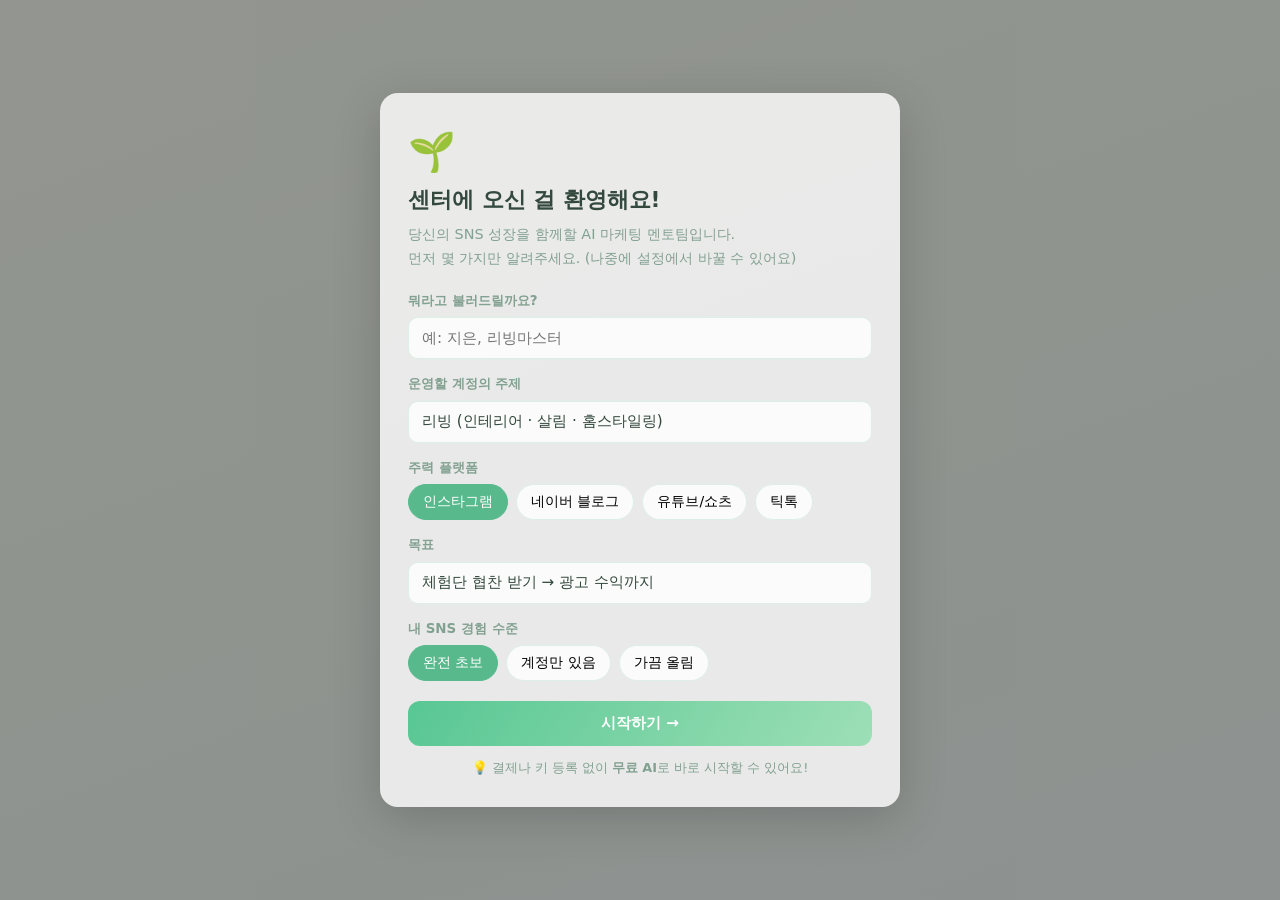
<file: index.html>
<!DOCTYPE html>
<html lang="ko">
<head>
<meta charset="UTF-8">
<meta name="viewport" content="width=device-width, initial-scale=1.0">
<title>센터 — 나의 AI 마케팅 멘토</title>
<link rel="icon" href="data:image/svg+xml,<svg xmlns='http://www.w3.org/2000/svg' viewBox='0 0 100 100'><text y='.9em' font-size='90'>🌱</text></svg>">
<link rel="manifest" href="manifest.json">
<meta name="theme-color" content="#2e7d5b">
<meta name="apple-mobile-web-app-capable" content="yes">
<meta name="apple-mobile-web-app-status-bar-style" content="default">
<meta name="apple-mobile-web-app-title" content="센터">
<link rel="apple-touch-icon" href="icon-180.png">
<link rel="stylesheet" href="style.css">
</head>
<body>

<!-- ===== 온보딩 (첫 실행) ===== -->
<div id="onboarding" class="modal-backdrop hidden">
  <div class="modal onboard">
    <div class="onboard-emoji">🌱</div>
    <h1>센터에 오신 걸 환영해요!</h1>
    <p class="onboard-sub">당신의 SNS 성장을 함께할 AI 마케팅 멘토팀입니다.<br>먼저 몇 가지만 알려주세요. (나중에 설정에서 바꿀 수 있어요)</p>

    <label class="field">
      <span>뭐라고 불러드릴까요?</span>
      <input type="text" id="ob-name" placeholder="예: 지은, 리빙마스터" maxlength="20">
    </label>

    <label class="field">
      <span>운영할 계정의 주제</span>
      <input type="text" id="ob-topic" value="리빙 (인테리어 · 살림 · 홈스타일링)" maxlength="60">
    </label>

    <label class="field">
      <span>주력 플랫폼</span>
      <div class="chip-row" id="ob-platforms">
        <button class="chip selected" data-value="인스타그램">인스타그램</button>
        <button class="chip" data-value="네이버 블로그">네이버 블로그</button>
        <button class="chip" data-value="유튜브/쇼츠">유튜브/쇼츠</button>
        <button class="chip" data-value="틱톡">틱톡</button>
      </div>
    </label>

    <label class="field">
      <span>목표</span>
      <input type="text" id="ob-goal" value="체험단 협찬 받기 → 광고 수익까지" maxlength="60">
    </label>

    <label class="field">
      <span>내 SNS 경험 수준</span>
      <div class="chip-row" id="ob-level">
        <button class="chip selected" data-value="완전 초보 (아무것도 몰라요)">완전 초보</button>
        <button class="chip" data-value="계정은 있지만 방치 중">계정만 있음</button>
        <button class="chip" data-value="가끔 올리지만 성장이 안 됨">가끔 올림</button>
      </div>
    </label>

    <button class="btn-primary" id="ob-done">시작하기 →</button>
    <p class="onboard-note">💡 결제나 키 등록 없이 <b>무료 AI</b>로 바로 시작할 수 있어요!</p>
  </div>
</div>

<!-- ===== API 키 안내 모달 ===== -->
<div id="key-guide" class="modal-backdrop hidden">
  <div class="modal">
    <h2>🔑 AI 연결하기</h2>
    <p class="modal-desc">🔵 <b>키가 없어도 괜찮아요!</b> 이 앱은 기본적으로 <b>무료 AI</b>로 작동해요 — 아무것도 등록하지 않아도 채팅·자동 업무가 됩니다 (첫 사용 시 무료 계정 로그인 창이 한 번 떠요).</p>
    <p class="modal-desc">더 빠르고 안정적인 <b>Claude API 키</b>를 연결하고 싶다면 아래 방법을 따라 하세요. <b>쓴 만큼만 소액 결제</b>되는 방식이에요 (가볍게 쓰면 월 몇천 원 수준).</p>
    <ol class="guide-steps">
      <li><a href="https://console.anthropic.com/" target="_blank" rel="noopener">console.anthropic.com</a> 에 접속해서 회원가입 (구글 계정으로 가능)</li>
      <li>왼쪽 메뉴 또는 설정에서 <b>Billing</b>(결제)에 들어가 카드 등록 후 <b>$5 정도 충전</b> (약 7천 원 — 몇 달은 씁니다)</li>
      <li><b>API Keys</b> 메뉴에서 <b>Create Key</b> 클릭 → 이름은 아무거나 (예: senter)</li>
      <li><code>sk-ant-</code> 로 시작하는 긴 문자가 나오면 <b>복사</b> (이 화면을 벗어나면 다시 볼 수 없으니 꼭 복사!)</li>
      <li>아래 칸에 붙여넣기 → 저장</li>
    </ol>
    <label class="field">
      <span>API 키 붙여넣기</span>
      <input type="password" id="kg-key" placeholder="sk-ant-...">
    </label>
    <p class="modal-note">🔒 키는 이 브라우저에만 저장되며, 외부 서버로 전송되지 않아요 (AI 호출 시 Anthropic에만 전달).</p>
    <div class="modal-actions">
      <button class="btn-ghost" id="kg-later">나중에 할게요</button>
      <button class="btn-primary" id="kg-save">저장하고 시작</button>
    </div>
  </div>
</div>

<!-- ===== 앱 본체 ===== -->
<div id="app" class="app hidden">
  <header class="topbar">
    <div class="logo">🌱 <b>센터</b> <span class="logo-sub">AI 마케팅 멘토</span></div>
    <div class="topbar-right">
      <span id="key-status" class="key-status"></span>
    </div>
  </header>

  <nav class="tabs">
    <button class="tab active" data-tab="office">🏢 사무실<span id="office-badge" class="tab-badge hidden"></span></button>
    <button class="tab" data-tab="staff">🧑‍💼 AI직원</button>
    <button class="tab" data-tab="chat">💬 멘토챗</button>
    <button class="tab" data-tab="home">🏠 홈</button>
    <button class="tab" data-tab="tools">✅ 생산성</button>
    <button class="tab" data-tab="reels">🎬 릴스</button>
    <button class="tab" data-tab="trend">📈 트렌드</button>
    <button class="tab" data-tab="archive">📑 분석실</button>
    <button class="tab" data-tab="threads">🧵 스레드</button>
    <button class="tab" data-tab="studio">🎨 스튜디오</button>
    <button class="tab" data-tab="vod">🎥 강의</button>
    <button class="tab" data-tab="library">📚 자료실</button>
    <button class="tab" data-tab="settings">⚙️ 설정</button>
  </nav>

  <!-- ===== 생산성 탭 (Claude Desk에서 이식) ===== -->
  <main id="tab-tools" class="tab-panel hidden">
    <div class="tools-grid">
      <section class="card">
        <div class="card-head">
          <h3>✅ 할 일</h3>
          <button class="btn-small" id="todo-ai-btn">🧠 우선순위 추천</button>
        </div>
        <div class="todo-add">
          <input type="text" id="todo-input" placeholder="할 일을 입력하세요" maxlength="200">
          <input type="date" id="todo-due" title="마감일 (선택)">
          <button class="btn-primary" id="todo-add-btn">추가</button>
        </div>
        <div id="todo-ai-box" class="todo-ai hidden"></div>
        <div id="todo-list" class="todo-list"></div>
      </section>

      <section class="card">
        <h3>⏱️ 집중 타이머</h3>
        <p class="card-desc">뽀모도로 방식: 정한 시간 동안 딴짓 금지! 끝나면 기록됩니다.</p>
        <div class="timer-box">
          <div id="timer-display" class="timer-display">25:00</div>
          <div class="timer-controls">
            <select id="timer-mins">
              <option value="15">15분</option>
              <option value="25" selected>25분</option>
              <option value="50">50분</option>
            </select>
            <button class="btn-primary" id="timer-start">시작</button>
            <button class="btn-ghost" id="timer-reset">초기화</button>
          </div>
          <div id="focus-stats" class="focus-stats"></div>
        </div>
      </section>

      <section class="card">
        <div class="card-head">
          <h3>🗓️ 캘린더</h3>
          <div class="cal-nav">
            <button class="btn-small" id="cal-prev">◀</button>
            <span id="cal-title" class="cal-title"></span>
            <button class="btn-small" id="cal-next">▶</button>
          </div>
        </div>
        <div id="calendar" class="calendar"></div>
        <div id="event-form" class="event-form hidden">
          <div class="event-form-date" id="event-form-date"></div>
          <div class="todo-add">
            <input type="text" id="event-title" placeholder="일정 제목" maxlength="100">
            <input type="time" id="event-time">
            <button class="btn-primary" id="event-add-btn">추가</button>
          </div>
          <div id="event-list" class="event-list"></div>
        </div>
      </section>

      <section class="card">
        <h3>📝 메모</h3>
        <div class="note-add">
          <textarea id="note-input" rows="3" placeholder="빠르게 메모하세요 (아이디어, 벤치마킹 링크, 떠오른 콘텐츠 소재...)"></textarea>
          <button class="btn-primary" id="note-add-btn">저장</button>
        </div>
        <div id="note-list" class="note-list"></div>
      </section>
    </div>
  </main>

  <!-- ===== 릴스/숏츠 대본 탭 ===== -->
  <main id="tab-reels" class="tab-panel hidden">
    <section class="card">
      <div class="card-head">
        <h3>🎬 릴스·숏츠 대본 만들기</h3>
        <span class="reels-free-badge">🆓 완전 무료</span>
      </div>
      <p class="card-desc">사진·영상을 올리면 <b>캡컷·프리미어 프로에서 바로 따라 만들 수 있는 편집 대본</b>을 만들어드려요. 컷 편집표·자막·나레이션·BGM·내보내기 설정까지 한 번에. <b>파일은 인터넷으로 올라가지 않고 내 브라우저 안에서만 처리</b>돼서 용량 제한도, 요금도 없어요. (AI는 무료 모드로 작동 — 첫 사용 시 무료 계정 로그인 1회)</p>

      <div id="reels-howto" class="reels-howto hidden">
        <div class="reels-howto-title">🐣 처음이세요? 딱 3단계예요</div>
        <div class="reels-howto-steps">
          <div class="reels-howto-step"><b>1</b> 사진·영상 올리기<span>없으면 설명만 적어도 돼요</span></div>
          <div class="reels-howto-step"><b>2</b> 형식·길이·톤 고르기<span>버튼만 누르면 끝</span></div>
          <div class="reels-howto-step"><b>3</b> 대본 만들기<span>복사·자막 저장 → 캡컷/프리미어</span></div>
        </div>
        <button class="reels-howto-close" id="reels-howto-close">알겠어요, 그만 보기 ✕</button>
      </div>

      <div class="reels-step-label"><span class="step-num">1</span>재료 올리기</div>
      <div id="reels-drop" class="reels-drop">
        <div class="reels-drop-icon">📎</div>
        <div class="reels-drop-title">여기에 사진·영상을 끌어다 놓거나 눌러서 선택하세요</div>
        <div class="reels-drop-sub">jpg · png · mp4 · mov 등 · 여러 개 한꺼번에 · 용량 제한 없음</div>
        <div class="reels-drop-sub2">💡 올릴 게 없어도 괜찮아요 — 아래에 설명만 적으면 촬영할 컷까지 짜드려요</div>
        <input type="file" id="reels-file-input" accept="image/*,video/*" multiple hidden>
      </div>

      <div id="reels-media" class="reels-media"></div>
    </section>

    <section class="card">
      <h3><span class="step-num">2</span>🎯 어떤 영상으로 만들까요?</h3>
      <label class="field">
        <span>주제 · 설명 (무슨 내용인지, 강조할 점) — 자세할수록 대본이 좋아져요 <button type="button" class="reels-example-btn" id="reels-example">✨ 예시 넣기</button></span>
        <textarea id="reels-topic" rows="3" placeholder="예: 좁은 주방 수납 꿀템 소개. 3천 원짜리 걸이로 공간이 두 배로 넓어진 걸 보여주고 싶어요. 마지막에 '프로필 링크에서 구매' 유도."></textarea>
      </label>

      <div class="reels-opt">
        <div class="reels-opt-label">📱 만들 형식</div>
        <div class="chip-row" id="reels-platform">
          <button class="chip selected" data-value="릴스+쇼츠 공용">릴스+쇼츠 공용</button>
          <button class="chip" data-value="인스타그램 릴스">인스타 릴스</button>
          <button class="chip" data-value="유튜브 쇼츠">유튜브 쇼츠</button>
          <button class="chip" data-value="틱톡">틱톡</button>
        </div>
      </div>

      <div class="reels-opt">
        <div class="reels-opt-label">⏱️ 목표 길이</div>
        <div class="chip-row" id="reels-length">
          <button class="chip" data-value="15초">15초</button>
          <button class="chip selected" data-value="30초">30초</button>
          <button class="chip" data-value="45초">45초</button>
          <button class="chip" data-value="60초">60초</button>
          <button class="chip" data-value="자동 (올린 영상 길이에 맞춰)">자동</button>
        </div>
      </div>

      <div class="reels-opt">
        <div class="reels-opt-label">🎨 톤·분위기</div>
        <div class="chip-row" id="reels-tone">
          <button class="chip selected" data-value="감성적이고 잔잔한">감성 브이로그</button>
          <button class="chip" data-value="빠르고 정보 위주의">정보·꿀팁</button>
          <button class="chip" data-value="유쾌하고 재미있는">유머·재미</button>
          <button class="chip" data-value="신뢰감 있는 제품 리뷰">제품 리뷰</button>
          <button class="chip" data-value="따라 하기 쉬운 튜토리얼">튜토리얼</button>
          <button class="chip" data-value="조용하고 편안한 ASMR·힐링 감성 (소리와 여백 중심, 자막 최소화)">ASMR·힐링</button>
          <button class="chip" data-value="호기심을 끌었다가 마지막에 반전을 주는 스토리텔링">스토리·반전</button>
          <button class="chip" data-value="지저분한 Before에서 깔끔한 After로 변신하는 과정을 극적으로 대비시키는">Before→After</button>
          <button class="chip" data-value="TOP 3 리스트로 항목을 딱딱 짚어주는">리스트 TOP3</button>
        </div>
      </div>

      <div class="reels-opt">
        <div class="reels-opt-label">🎙️ 나레이션(음성)</div>
        <div class="chip-row" id="reels-narration">
          <button class="chip selected" data-value="자막 위주 + 짧은 나레이션">자막 위주</button>
          <button class="chip" data-value="처음부터 끝까지 나레이션(더빙/TTS)">풀 나레이션</button>
          <button class="chip" data-value="나레이션 없이 자막과 음악만">자막·음악만</button>
        </div>
      </div>

      <button class="btn-primary reels-gen-btn" id="reels-gen">🎬 대본 만들기</button>
      <button class="btn-ghost reels-prompt-btn" id="reels-prompt">📋 프롬프트만 복사 (무료 챗봇에 붙여넣기)</button>
      <p class="reels-gen-note" id="reels-gen-note"></p>
    </section>

    <section class="card reels-result-card hidden" id="reels-result-card">
      <div class="card-head">
        <h3><span class="step-num">3</span>📄 완성된 대본</h3>
        <div class="reels-result-actions">
          <button class="btn-small" id="reels-copy">📋 대본 복사</button>
          <button class="btn-small" id="reels-srt">💬 자막 저장(.srt)</button>
          <button class="btn-small" id="reels-txt">📥 대본 저장(.txt)</button>
          <button class="btn-small" id="reels-tts">🔊 나레이션 듣기</button>
          <button class="btn-small" id="reels-regen">🔄 다시</button>
        </div>
      </div>
      <div id="reels-result" class="reels-result markdown-body"></div>
      <div class="reels-partial">
        <span class="reels-partial-label">필요한 부분만 복사:</span>
        <button class="btn-small" id="reels-copy-nar">🎙️ 나레이션만</button>
        <button class="btn-small" id="reels-copy-cap">📝 캡션·해시태그만</button>
      </div>
      <div class="reels-refine">
        <div class="reels-opt-label">🛠 살짝 고치기 — 처음부터 다시 안 만들어도 돼요. 원하는 것만 콕 집어서!</div>
        <div class="chip-row" id="reels-refine-chips">
          <button class="chip" data-req="전체를 더 짧고 임팩트 있게 압축해줘 (군더더기 삭제)">✂️ 더 짧게</button>
          <button class="chip" data-req="후크(첫 2초)를 더 자극적이고 궁금하게 바꿔줘, 다른 방향 2안도 함께">🪝 후크 더 세게</button>
          <button class="chip" data-req="나레이션과 자막의 말투를 더 친근하고 편안하게 바꿔줘">😊 말투 친근하게</button>
          <button class="chip" data-req="화면 자막을 더 짧고 굵은 키워드 위주로 다듬어줘">💬 자막 간결하게</button>
          <button class="chip" data-req="마지막에 팔로우·저장을 자연스럽게 유도하는 마무리 멘트를 넣어줘">➕ 팔로우 유도 추가</button>
        </div>
        <div class="idea-row reels-refine-row">
          <input type="text" id="reels-refine-input" placeholder="직접 요청: 예) 두 번째 컷을 빼고 15초로 줄여줘" maxlength="200">
          <button class="btn-primary" id="reels-refine-go">수정 →</button>
        </div>
      </div>
      <details class="reels-guide">
        <summary>📖 이 대본, 캡컷·프리미어에 어떻게 넣나요? (처음이라면 열어보세요)</summary>
        <div class="reels-guide-cols">
          <div>
            <b>✂️ 캡컷 (무료, 폰·PC)</b>
            <ol>
              <li><b>새 프로젝트</b> → 올렸던 사진·영상을 <b>컷 편집표 순서대로</b> 추가</li>
              <li>컷 편집표의 시간에 맞춰 클립을 <b>분할(자르기)</b> — 타임라인에서 클립 선택 → 분할</li>
              <li><b>텍스트 → 자막 가져오기</b>에서 방금 저장한 <b>자막.srt</b> 선택 (또는 '자동 캡션'으로 나레이션 인식)</li>
              <li><b>오디오</b>에서 대본의 BGM 키워드로 음악 검색 → 비트에 컷 맞추기</li>
              <li><b>내보내기</b>: 해상도 1080p · 프레임 30 → 릴스/쇼츠 업로드!</li>
            </ol>
          </div>
          <div>
            <b>🎞️ 프리미어 프로 (PC)</b>
            <ol>
              <li><b>새 시퀀스</b> → 사전 설정에서 세로(1080×1920) 선택</li>
              <li>소스를 타임라인에 배치하고 컷 편집표 시간대로 <b>자르기(C 키)</b></li>
              <li>상단 <b>텍스트 → 캡션 → 캡션 가져오기</b>로 <b>자막.srt</b> 넣기 (또는 '음성을 텍스트로'로 자동 자막)</li>
              <li>나레이션은 대본 보면서 <b>보이스오버 녹음</b>(타임라인 마이크 버튼)</li>
              <li><b>내보내기</b>: H.264 · 1080×1920 · 30fps</li>
            </ol>
          </div>
        </div>
      </details>
    </section>

    <section class="card">
      <div class="card-head">
        <h3>🗂️ 대본 보관함</h3>
        <span id="reels-lib-count" class="progress-label"></span>
      </div>
      <p class="card-desc">만든 대본은 여기에 자동 저장돼요 (최근 20개). 예전 대본을 열어서 다시 쓰거나, 자막만 뽑아갈 수 있어요.</p>
      <div id="reels-lib" class="reels-lib"></div>
    </section>
  </main>

  <!-- ===== 트렌드 탭 (웹에서 바로 보는 트렌드) ===== -->
  <main id="tab-trend" class="tab-panel hidden">
    <section class="card">
      <div class="card-head">
        <h3>🔥 실시간 급상승 (구글 트렌드 · 한국)</h3>
        <div>
          <button class="btn-small" id="trend-brief">🇰🇷 한글 브리핑</button>
          <button class="btn-small" id="trend-refresh">↻ 새로고침</button>
        </div>
      </div>
      <p class="card-desc">지금 사람들이 검색하는 것. 영어나 낯선 검색어는 <b>🇰🇷 한글 브리핑</b>을 누르면 쉬운 말 설명과 내 계정용 콘텐츠 아이디어로 바꿔줘요. 항목의 ➕를 누르면 자료실로 보내져서 직원들이 스터디 회의로 소화해요.</p>
      <div id="trend-hot" class="trend-list"></div>
      <div id="trend-brief-out" class="trend-brief hidden"></div>
      <button class="btn-small hidden" id="trend-brief-save">📚 브리핑 자료실로 보내기</button>
    </section>

    <section class="card">
      <h3>🔍 관심 키워드 뉴스</h3>
      <p class="card-desc">키워드를 등록하면 최신 뉴스를 모아줘요. 뉴스도 ➕로 자료실에 보낼 수 있어요.</p>
      <div class="idea-row">
        <input type="text" id="trend-kw-input" placeholder="예: 리빙, 수납, 원룸 인테리어" maxlength="30">
        <button class="btn-primary" id="trend-kw-add">추가</button>
      </div>
      <div id="trend-kw-chips" class="chip-row" style="margin-top:10px"></div>
      <div id="trend-news"></div>
    </section>

    <section class="card">
      <h3>🖥️ 전체 트렌드 관제판 (로컬 도구)</h3>
      <p class="card-desc">유튜브·쇼츠·릴스·X·스레드·틱톡·AI뉴스까지 한 화면에 보려면 컴퓨터용 관제판을 쓰세요:
      저장소의 <b>trend-viewer 폴더</b> → <b>시작하기.command</b>(맥)/<b>시작하기.bat</b>(윈도우) 더블클릭 (Python 3 필요, 맥은 기본 내장).
      웹 탭은 브라우저 보안 제약으로 급상승·뉴스만 지원해요.</p>
    </section>
  </main>

  <!-- ===== 스튜디오 탭 (크리에이터 스튜디오 내장) ===== -->
  <main id="tab-studio" class="tab-panel hidden">
    <section class="card studio-card">
      <div class="card-head">
        <h3>🎨 크리에이터 스튜디오</h3>
        <a class="btn-small" href="studio.html" target="_blank" rel="noopener">↗ 새 창에서 크게 열기</a>
      </div>
      <p class="card-desc">본부(계정·협찬 관리) · 패턴 제작 · 이모티콘 제작 · 템플릿 분할 — 4가지 도구가 들어있어요. 데이터는 이 브라우저에 저장됩니다.</p>
      <iframe id="studio-frame" class="studio-frame" title="크리에이터 스튜디오"></iframe>
    </section>
  </main>

  <!-- ===== 사무실 탭 ===== -->
  <main id="tab-office" class="tab-panel">
    <section class="card office-card">
      <div class="card-head">
        <h3>🏢 우리 사무실 <span id="office-clock" class="office-clock"></span></h3>
        <div class="office-btns">
          <button class="btn-small" id="autopilot-btn" title="켜두면 직원들이 지시 없이도 다음 할 일을 찾아 초안을 만들어 보고해요">🤖 자율 근무 ON</button>
          <button class="btn-small" id="minutes-btn">📜 회의록</button>
          <button class="btn-small" id="report-btn">📑 보고서 생성</button>
          <button class="btn-small" id="brief-btn">⚡ 빠른 브리핑</button>
          <button class="btn-small" id="scrum-btn">📣 스크럼 미팅 소집</button>
        </div>
      </div>
      <div id="office" class="office"></div>
      <div id="meeting-log-wrap" class="meeting-log-wrap hidden">
        <div class="meeting-log-title">📝 회의록 <span id="meeting-log-date"></span></div>
        <div id="meeting-log" class="meeting-log"></div>
      </div>
    </section>

    <section class="card">
      <div class="card-head">
        <h3>📊 업무 현황판</h3>
        <span id="board-stats" class="progress-label"></span>
      </div>
      <p class="card-desc">모든 업무는 <b>결재선 3단계</b>를 거쳐 보고됩니다: ① 팀원 초안 → ② 팀장 검토·팀 회의 → ③ 과장 전체 회의·최종 보고서 → 대표(사장님) 승인. 완료하면 <b>회의 안건 → 회의록 → 결과물 → 기획안</b>까지 담긴 문서 보고서가 올라와요. 카드의 <b>[🤖 자동 실행]</b>을 누르면 무료 AI가 전 과정을 알아서 해요 (API 키 연결 시엔 지시만 해도 자동).</p>
      <div class="board-tools">
        <input type="search" id="board-search" placeholder="🔍 업무 검색 (제목·담당 직원 이름)">
      </div>
      <div class="chip-row board-dept-filter" id="board-dept-filter"></div>
      <div id="kanban" class="kanban"></div>
    </section>

    <section class="card">
      <h3>🎯 지시 내리기</h3>
      <p class="card-desc">할 일을 한 줄로 지시하면 매니저가 담당 부서·직원에게 배정하고 업무 카드를 만들어요. (예: "이번 주 릴스 3개 기획해줘", "체험단 지원 문구 만들어줘")</p>
      <div class="idea-row">
        <input type="text" id="directive-input" placeholder="예: 주방 수납 릴스 대본 만들어줘">
        <button class="btn-primary" id="directive-go">지시 →</button>
      </div>
      <div class="chip-row directive-suggestions" id="directive-suggestions"></div>
    </section>

    <section class="card">
      <h3>💬 팀 채팅</h3>
      <p class="card-desc">직원들이 업무 얘기와 수다를 나누는 단체 채팅방이에요. 사무실에서 직원 둘이 만나면 여기에 대화가 올라옵니다.</p>
      <div id="team-chat" class="team-chat"></div>
    </section>

    <section class="card">
      <h3>📜 최근 활동</h3>
      <div id="activity" class="activity"></div>
    </section>
  </main>

  <!-- ===== AI 직원 탭 ===== -->
  <main id="tab-staff" class="tab-panel hidden">
    <section class="card">
      <h3>🧑‍💼 나의 AI 직원 사무실</h3>
      <p class="card-desc"><b>결제·API 키 없이 지금 바로 무료로</b> 쓰는 방법이에요. 각 직원의 "업무 지시서"를 복사해서 무료 AI 챗봇에 붙여넣으면, 그 대화방이 나만의 전문 직원이 됩니다. 지시서에는 내 계정 정보가 자동으로 들어가 있어요.</p>
      <ol class="guide-steps">
        <li>아래에서 직원을 골라 <b>[업무 지시서 복사]</b> 클릭</li>
        <li>무료 AI 챗봇을 열기 — <a href="https://gemini.google.com" target="_blank" rel="noopener">Gemini</a> · <a href="https://chatgpt.com" target="_blank" rel="noopener">ChatGPT</a> · <a href="https://claude.ai" target="_blank" rel="noopener">Claude</a> (전부 무료 가입 가능)</li>
        <li><b>새 대화</b>에 붙여넣기 → 직원이 "출근했습니다!" 인사를 하면 일 시키기 시작!</li>
      </ol>
      <div class="staff-tip">💡 <b>직원을 일 잘하게 만드는 3가지 규칙</b><br>
      ① 직원 1명 = 대화방 1개를 계속 사용하세요 (대화방이 직원의 기억이에요. 방 이름도 "카피라이터"로 바꿔두기)<br>
      ② 결과가 마음에 안 들면 "다시 해줘" 대신 <b>"○○ 부분을 △△하게 바꿔줘"</b>처럼 구체적으로 피드백하세요<br>
      ③ 잘 나온 결과물은 "앞으로 이 스타일 유지해줘"라고 말해서 기준으로 굳히세요</div>
    </section>
    <section class="card">
      <h3>🏢 조직도 — 결재선</h3>
      <p class="card-desc">팀원이 초안을 쓰면(저렴한 모델) → 팀장이 검토·수정하고 팀 회의(상위 모델) → 과장이 전체 회의 후 최종 보고서(상위 모델) → 사장님이 승인해요. 토큰은 아끼고 품질은 위에서 챙기는 구조예요.</p>
      <div id="org-chart" class="org-chart"></div>
    </section>
    <div id="staff-list" class="staff-list"></div>

    <section class="card">
      <h3>➕ 새 직원 채용하기</h3>
      <p class="card-desc">필요한 직원을 직접 채용하세요. 채용하면 <b>사무실 책상·회의 좌석·업무 배정까지 자동으로 반영</b>됩니다. (예: "블로그 작가 — 네이버 블로그 글 작성 담당")</p>
      <div class="hire-grid">
        <label class="field"><span>이름 (직책)</span><input type="text" id="hire-name" placeholder="예: 블로그 작가" maxlength="12"></label>
        <label class="field"><span>아바타</span>
          <select id="hire-emoji">
            <option>🧑‍🎨</option><option>🧑‍🔬</option><option>🧑‍🍳</option><option>🕵️</option>
            <option>🧑‍🚀</option><option>🦸</option><option>🧙</option><option>🧑‍⚕️</option>
          </select>
        </label>
      </div>
      <label class="field"><span>역할 한 줄</span><input type="text" id="hire-role" placeholder="예: 네이버 블로그 글 담당 직원" maxlength="30"></label>
      <label class="field"><span>하는 일 (구체적으로)</span><textarea id="hire-duty" rows="3" placeholder="예: 체험단 리뷰용 블로그 포스팅 작성. 검색 상위 노출을 위한 제목과 소제목 구성. 사진 배치 위치 제안."></textarea></label>
      <label class="field"><span>배정 키워드 (쉼표로 구분 — 지시에 이 단어가 있으면 이 직원에게 배정)</span><input type="text" id="hire-keywords" placeholder="예: 블로그, 포스팅, 글"></label>
      <button class="btn-primary" id="hire-go">채용하기</button>
    </section>
  </main>

  <!-- ===== 홈 탭 ===== -->
  <main id="tab-home" class="tab-panel hidden">
    <section class="hero">
      <h2 id="home-greeting">안녕하세요!</h2>
      <p id="home-sub" class="hero-sub"></p>
    </section>

    <section class="stat-row">
      <div class="stat-card"><div class="stat-num" id="stat-open">0</div><div class="stat-label">진행 중 업무</div><div class="stat-delta" id="stat-open-delta"></div></div>
      <div class="stat-card"><div class="stat-num" id="stat-done">0</div><div class="stat-label">완료된 작업</div><div class="stat-delta" id="stat-done-delta"></div></div>
      <div class="stat-card"><div class="stat-num" id="stat-events">0</div><div class="stat-label">예정된 일정</div><div class="stat-delta" id="stat-events-delta"></div></div>
    </section>

    <section class="card idea-drop-card">
      <h3>💡 아이디어 던지기</h3>
      <p class="card-desc">갑자기 떠오른 아이디어를 적어주세요. 직원들이 바로 <b>기획 회의</b>를 열고 대본·기획 보고서로 만들어 올립니다. 승인 전에 [📄 보고서 보기]로 문서처럼 확인할 수 있어요.</p>
      <textarea id="idea-drop" rows="2" placeholder="예: 다이소 수납템으로 냉장고 정리하는 릴스 어때? / 장마철 제습 꿀팁 시리즈"></textarea>
      <div class="idea-drop-actions">
        <button class="btn-primary" id="idea-meet">🚀 회의 시작</button>
        <button class="btn-ghost btn-small" id="idea-go" title="업무로 만들지 않고 아이디어 코치와 가볍게 대화">💬 코치와 먼저 대화</button>
      </div>
    </section>

    <section class="card">
      <div class="card-head">
        <h3>🏢 우리 사무실</h3>
        <button class="btn-small" id="home-to-office">열기 →</button>
      </div>
      <div id="home-office-status" class="home-office-status"></div>
    </section>

    <section class="card home-activity">
      <h3>🕐 최근 활동</h3>
      <div id="home-activity-list"></div>
    </section>

    <section class="card">
      <div class="card-head">
        <h3>🎯 오늘의 미션</h3>
        <button class="btn-small" id="mission-gen">미션 받기</button>
      </div>
      <p class="card-desc">멘토가 지금 내 단계에 맞는 오늘 할 일을 뽑아줘요. 하루 3개, 부담 없이.</p>
      <div id="mission-list" class="mission-list"></div>
    </section>

    <section class="card">
      <div class="card-head">
        <h3>🗺️ 성장 로드맵</h3>
        <span id="roadmap-progress" class="progress-label"></span>
      </div>
      <p class="card-desc">계정 세팅부터 수익화까지, 순서대로 하나씩. 막히면 각 항목의 💬 버튼으로 멘토에게 바로 물어보세요.</p>
      <div id="roadmap" class="roadmap"></div>
    </section>
  </main>

  <!-- ===== 채팅 탭 ===== -->
  <main id="tab-chat" class="tab-panel hidden">
    <div class="chat-layout">
      <aside class="persona-bar" id="persona-bar"></aside>
      <div class="chat-main">
        <div class="chat-head">
          <div>
            <div class="chat-persona-name" id="chat-persona-name"></div>
            <div class="chat-persona-desc" id="chat-persona-desc"></div>
          </div>
          <button class="btn-small btn-danger-ghost" id="chat-clear">대화 초기화</button>
        </div>
        <div class="chat-messages" id="chat-messages"></div>
        <div class="chat-suggestions" id="chat-suggestions"></div>
        <div class="chat-input-row">
          <textarea id="chat-input" rows="1" placeholder="멘토에게 무엇이든 물어보세요..."></textarea>
          <button class="btn-primary" id="chat-send">전송</button>
        </div>
        <div class="chat-kb-note" id="chat-kb-note"></div>
      </div>
    </div>
  </main>

  <!-- ===== 🎥 강의 화면 추출 탭 (화면 공유 → 실시간 강의 내용 텍스트화) ===== -->
  <main id="tab-vod" class="tab-panel hidden">
    <section class="card">
      <h3>🎥 강의 화면 같이 보기 — 실시간 내용 추출</h3>
      <p class="card-desc">유튜브·VOD 강의를 <b>화면 공유</b>로 보여주면, 센터가 <b>강의를 같이 보면서</b> 화면 속 글자·자막·슬라이드를 계속 읽어 텍스트로 쌓아요. 다 보고 나면 <b>강의 노트로 정리 → 자료실 자동 저장 → 노션 정리</b>까지 한 번에 해줘요. 자료실에 들어간 노트는 <b>AI 직원들이 바로 학습해서 업무에 씁니다.</b></p>
      <p class="card-desc"><b>쓰는 법</b> ① 강의를 재생해 두고 ② 아래 [🖥️ 강의 화면 공유 시작]을 누르고 ③ 크롬 창이 뜨면 <b>강의가 나오는 탭(또는 창)</b>을 고르면 끝. 그다음엔 평소처럼 강의를 보기만 하면 돼요. (공유한 화면은 <b>내 브라우저 안에서만</b> 쓰이고, 글자를 읽을 때만 AI로 한 장씩 보내요 — 영상 자체는 어디에도 올라가지 않아요.)</p>
      <div class="vod-title-row">
        <input type="text" id="vod-title" maxlength="60" placeholder="강의 이름 (선택 — 예: 릴스 알고리즘 마스터 클래스 3강)">
      </div>
      <div class="vod-controls">
        <button class="btn-primary" id="vod-start">🖥️ 강의 화면 공유 시작</button>
        <button class="btn-ghost hidden" id="vod-shot">🔍 지금 화면 바로 읽기</button>
        <button class="btn-ghost hidden" id="vod-pause">⏸ 잠시 멈춤</button>
        <button class="btn-danger hidden" id="vod-stop">⏹ 끝내고 노트 만들기</button>
        <label class="vod-opt">👀 읽는 간격
          <select id="vod-interval">
            <option value="15">15초 (촘촘히)</option>
            <option value="30" selected>30초 (추천)</option>
            <option value="60">1분 (아껴 쓰기)</option>
            <option value="120">2분 (아주 아껴 쓰기)</option>
          </select>
        </label>
        <label class="vod-opt"><input type="checkbox" id="vod-speech"> 🎙 말소리도 받아쓰기</label>
      </div>
      <p class="vod-hint" id="vod-hint">💡 <b>팁</b> · 유튜브라면 <b>자막(CC)을 켜두면</b> 말 내용까지 훨씬 정확하게 담겨요 · 화면 선택은 <b>[Chrome 탭]</b>이 가장 선명해요 · 슬라이드가 빨리 넘어가는 강의는 간격을 15초로, 말이 많은 강의는 1분으로 두고 [🎙 말소리도 받아쓰기]를 켜면 좋아요 · 같은 화면이 계속 나오면 알아서 건너뛰니 <b>2시간짜리 강의도 요금 걱정이 적어요</b>.</p>
      <div class="vod-stage">
        <video id="vod-video" class="vod-video hidden" muted playsinline></video>
        <div id="vod-status" class="vod-status"></div>
      </div>
    </section>

    <section class="card">
      <h3>📝 실시간으로 받아 적는 내용 <span class="th-badge" id="vod-count"></span></h3>
      <p class="card-desc">화면이 <b>바뀔 때만</b> 읽어서 요금을 아껴요 (같은 슬라이드가 계속 나오면 건너뜀). 여기 쌓이는 내용은 새로고침해도 안 사라지니, 중간에 잠깐 나갔다 와도 이어서 정리할 수 있어요.</p>
      <div id="vod-live" class="vod-live"></div>
      <div class="modal-actions" style="justify-content:flex-start; margin-top:10px">
        <button class="btn-primary btn-small hidden" id="vod-make">📚 지금까지 내용으로 노트 만들기</button>
        <button class="btn-ghost btn-small" id="vod-clear">🗑 기록 비우기</button>
        <span id="vod-live-note" class="saved-note"></span>
      </div>
    </section>

    <section class="card">
      <h3>📚 정리된 강의 노트</h3>
      <p class="card-desc">강의가 끝나면 <b>목차·핵심 정리·실행 체크리스트·내 계정 적용 아이디어</b>까지 붙은 노트로 만들어 <b>자료실에 자동 저장</b>해요. 노션 연결이 돼 있으면 노션 페이지로도 바로 올라가고, 안 돼 있으면 [복사]·[파일]로 받을 수 있어요.</p>
      <div id="vod-output" class="np-output"></div>
    </section>
  </main>

  <!-- ===== 자료실 탭 ===== -->
  <main id="tab-library" class="tab-panel hidden">
    <section class="card">
      <h3>📚 내 자료실</h3>
      <p class="card-desc">유료 강의 노트, 전자책, 노션에 정리한 내용을 여기에 넣어두면 <b>멘토와 AI 직원들이 이 자료를 참고해서</b> 일해요. <b>PDF는 그대로 업로드</b>하면 자동으로 읽고, <b>강의 캡처(PNG/JPG)도 업로드하면 AI가 글자와 맥락을 추출</b>해요. <b>노션은 공개 링크만 붙여넣으면</b> 하위 페이지·이미지까지 알아서 읽어와요 (수정하면 🔄 새로고침).</p>
      <div class="lib-actions">
        <button class="btn-primary" id="lib-add-paste">✍️ 붙여넣기로 추가</button>
        <button class="btn-ghost" id="lib-add-file">📄 파일 업로드 (.pdf / .txt / .md / 이미지)</button>
        <button class="btn-ghost" id="lib-add-notion">🔗 노션·웹 페이지 연동</button>
        <input type="file" id="lib-file-input" accept=".txt,.md,.markdown,.pdf,.png,.jpg,.jpeg,.webp,.gif,text/plain,application/pdf,image/*" multiple hidden>
      </div>
      <div id="lib-usage" class="lib-usage"></div>
      <div id="lib-cat-chips" class="lib-cat-chips"></div>
      <div id="lib-list" class="lib-list"></div>
    </section>
  </main>

  <!-- ===== 분석실 탭 (보고서함 + 경쟁사 분석 + 체험단 레이더) ===== -->
  <main id="tab-archive" class="tab-panel hidden">
    <section class="card">
      <h3>📑 보고서함</h3>
      <p class="card-desc">직원들이 만든 <b>모든 기획서·보고서가 자동으로 여기 저장</b>돼요 (따로 저장 안 해도 됨). 분야 탭으로 골라 보고, [🖨 PDF]로 인쇄·다운로드하고, [↩ 보완 재요청]으로 직원에게 수정을 시켜 업데이트할 수 있어요.</p>
      <div id="arch-cats" class="lib-cat-chips"></div>
      <div id="arch-list" class="lib-list"></div>
    </section>

    <section class="card">
      <h3>📤 노션으로 정리 — 기획 · 대본 · 제작 가이드</h3>
      <p class="card-desc">주제 하나만 던지면 <b>① 기획서 ② 릴스/쇼츠 대본 ③ 영상 제작 가이드</b>를 <b>각각 다른 문서</b>로 만들어서 노션에 페이지 3개로 정리해줘요. 설정 탭에 노션 연결을 해두면 자동 저장되고, 안 해두면 <b>복사·파일·PDF</b>로 받을 수 있어요 (노션 [가져오기]로 올리면 페이지가 돼요).</p>
      <textarea id="np-idea" rows="2" placeholder="만들고 싶은 콘텐츠 주제 (예: 주방 서랍 정리하는 3단계)"></textarea>
      <div class="modal-actions" style="justify-content:flex-start; margin-top:8px">
        <button class="btn-primary" id="np-run">📦 3종 문서 만들기</button>
        <button class="btn-ghost" id="np-example">예시로 채우기</button>
        <span id="np-status" class="saved-note"></span>
      </div>
      <div id="np-output" class="np-output"></div>
    </section>

    <section class="card">
      <h3>🔍 경쟁사 분석 → 내 계정 기획서</h3>
      <p class="card-desc">잘되는 계정·게시물·블로그 <b>링크를 붙여넣으면</b> (한 줄에 하나씩, 최대 5개) 성장 분석부가 내용을 수집해 <b>왜 잘됐는지 분석하고 내 계정에 적용할 기획서</b>를 만들어 검토 대기에 올려요. 사무실 지시창에 링크와 함께 "경쟁사 분석해줘"라고 해도 돼요.</p>
      <textarea id="ca-links" rows="3" placeholder="https://www.instagram.com/잘되는계정/&#10;https://blog.naver.com/...&#10;https://ten-cough-6a0.notion.site/... (공개 페이지)"></textarea>
      <div class="modal-actions" style="justify-content:flex-start; margin-top:8px">
        <button class="btn-primary" id="ca-run">🔍 수집하고 분석 시작</button>
        <span id="ca-status" class="saved-note"></span>
      </div>
    </section>

    <section class="card">
      <h3>📡 체험단 모집 레이더</h3>
      <p class="card-desc">최근 <b>1개월 안의 체험단·앰버서더·서포터즈·무료나눔·댓글이벤트·팔로우이벤트 모집 글</b>을 인스타그램 + 블로그에서 우회 수집하고, <b>인스타에 돌고 있는 광고 게시물은 메타 광고 라이브러리(공식 공개 저장소)에서</b> 함께 긁어와요 (📢 광고 배지). 링크마다 <b>[분야] 이름 + 유형 + 설명 + 출처</b>가 자동으로 붙고, <b>담거나 지운 링크는 다음 수집에서 자동 제외</b>돼 늘 새 게시물만 떠요.</p>
      <div class="modal-actions" style="justify-content:flex-start">
        <button class="btn-primary" id="sp-run">📡 최근 1개월 수집</button>
        <span id="sp-status" class="saved-note"></span>
      </div>
      <div id="sp-types" class="lib-cat-chips"></div>
      <div id="sp-cats" class="lib-cat-chips"></div>
      <div id="sp-list" class="lib-list"></div>
    </section>

    <section class="card">
      <h3>🔖 체험단 링크함</h3>
      <p class="card-desc">레이더에서 [🔖 담기]한 모집글이 여기 보관돼요 (수집 목록이 갱신돼도 안 사라져요). <b>내가 발견한 링크도 아래에 붙여넣어 직접 추가</b>할 수 있고 (인스타 공유 → 링크 복사), ✏️로 이름을 알아보기 쉽게 바꿔둘 수 있어요.</p>
      <div class="sb-add-row">
        <input type="url" id="sb-url" placeholder="🔗 링크 붙여넣기 (인스타·블로그 게시글)">
        <input type="text" id="sb-name" maxlength="60" placeholder="이름 (선택 — 예: 원목 침대 앰버서더)">
        <button class="btn-primary btn-small" id="sb-add">➕ 담기</button>
      </div>
      <div id="sb-cats" class="lib-cat-chips"></div>
      <div id="sb-list" class="lib-list"></div>
    </section>
  </main>

  <!-- ===== 스레드 글 생성기 탭 ===== -->
  <main id="tab-threads" class="tab-panel hidden">
    <section class="card">
      <h3>🧵 스레드 글 생성기</h3>
      <p class="card-desc">스레드(Threads)에 올릴 <b>반말 글을 자동으로 만들어</b>줘요. 주제나 아이디어를 던지면, 바이럴 잘된 글의 <b>패턴·공식</b>을 내 <b id="th-topic-inline">리빙</b> 계정에 맞게 적용해서 바로 올릴 수 있는 글 3개를 뽑아줘요.</p>
    </section>

    <section class="card">
      <h3>1️⃣ 바이럴 패턴 수집 <span class="th-badge" id="th-pat-count"></span></h3>
      <p class="card-desc">스레드에서 <b>바이럴 잘된 글들을 긁어와</b> 어떤 공식으로 터졌는지 분석해요. 한 번 해두면 아래 글 생성에 계속 반영돼요. (검색엔진 공개 기록을 우회 수집)</p>
      <div class="modal-actions" style="justify-content:flex-start">
        <button class="btn-primary" id="th-collect">🔍 바이럴 글 수집·분석</button>
        <span id="th-collect-status" class="saved-note"></span>
      </div>
      <div id="th-patterns" class="th-patterns"></div>
    </section>

    <section class="card">
      <h3>2️⃣ 주제 던지고 글 생성</h3>
      <p class="card-desc">쓰고 싶은 주제나 떠오른 생각을 아무렇게나 적어줘. 반말 톤으로 스레드 글 3버전을 만들어줄게. (예: "요즘 주방 정리하다 깨달은 거", "자취생 살림템")</p>
      <textarea id="th-idea" rows="2" placeholder="주제·아이디어를 던져줘 (예: 다이소에서 산 정리템 후기)"></textarea>
      <div class="modal-actions" style="justify-content:flex-start; margin-top:8px">
        <button class="btn-primary" id="th-gen">🧵 스레드 글 만들기</button>
        <button class="btn-ghost" id="th-gen-example">예시로 채우기</button>
        <span id="th-gen-status" class="saved-note"></span>
      </div>
      <div id="th-output" class="th-output"></div>
    </section>
  </main>

  <!-- ===== 설정 탭 ===== -->
  <main id="tab-settings" class="tab-panel hidden">
    <section class="card">
      <h3>🔑 AI 연결</h3>
      <p class="card-desc">🔵 키가 없으면 <b>무료 AI</b>로 작동해요 (첫 사용 시 무료 계정 로그인 1회). 내 API 키를 넣으면 더 빠르고 안정적인 Claude로 업그레이드됩니다.</p>
      <div class="modal-actions" style="justify-content:flex-start; margin-bottom:12px">
        <button class="btn-ghost" id="free-ai-test">🔵 무료 AI 연결 테스트</button>
        <span id="free-ai-result" class="saved-note"></span>
      </div>
      <label class="field">
        <span>Anthropic API 키 (선택)</span>
        <input type="password" id="set-key" placeholder="sk-ant-...">
      </label>
      <button class="btn-ghost btn-small" id="set-key-guide">발급 방법 다시 보기</button>
      <label class="field">
        <span>AI 모델 — 팀장·과장용 (상위 직급이 검토·최종 보고서를 씁니다)</span>
        <select id="set-model">
          <option value="claude-sonnet-5">Claude Sonnet 5 — 추천 (품질·비용 균형)</option>
          <option value="claude-haiku-4-5-20251001">Claude Haiku 4.5 — 가장 저렴하고 빠름</option>
          <option value="claude-opus-4-8">Claude Opus 4.8 — 가장 똑똑함 (비용 높음)</option>
        </select>
      </label>
      <label class="field">
        <span>팀원 모델 — 초안 작성용 (저렴한 모델로 토큰 절약)</span>
        <select id="set-staffmodel">
          <option value="claude-haiku-4-5-20251001">Claude Haiku 4.5 — 추천 (초안은 저렴하게, 검토는 위에서)</option>
          <option value="claude-sonnet-5">Claude Sonnet 5 — 팀장과 동일 (품질 우선)</option>
        </select>
      </label>
      <label class="field">
        <span>무료 AI 모델 지정 (고급 — 비워두면 자동)</span>
        <input type="text" id="set-freemodel" placeholder="예: claude-sonnet-4 (모르면 비워두세요)">
      </label>
    </section>

    <section class="card">
      <h3>📤 노션 자동 저장 (선택)</h3>
      <p class="card-desc">연결해두면 기획서·대본·제작 가이드가 <b>노션 페이지로 자동 정리</b>돼요. 안 해도 복사·파일로 쓸 수 있어요.<br>
        <b>1)</b> <a href="https://www.notion.so/my-integrations" target="_blank" rel="noopener">notion.so/my-integrations</a> → [New integration] 만들고 <b>Internal Integration Secret</b>(ntn_ 로 시작) 복사<br>
        <b>2)</b> 노션에서 결과물을 모아둘 페이지를 하나 만들고, 그 페이지 <b>⋯ → 연결 → 방금 만든 통합</b>을 추가<br>
        <b>3)</b> 그 페이지 주소를 아래에 붙여넣기</p>
      <label class="field">
        <span>노션 통합 시크릿 (Internal Integration Secret)</span>
        <input type="password" id="set-notion-token" placeholder="ntn_... (이 브라우저에만 저장돼요)">
      </label>
      <label class="field">
        <span>결과물을 담을 노션 페이지 주소</span>
        <input type="url" id="set-notion-parent" placeholder="https://www.notion.so/내페이지-abc123...">
      </label>
      <div class="modal-actions" style="justify-content:flex-start">
        <button class="btn-ghost" id="notion-test">🔌 노션 연결 테스트</button>
        <span id="notion-test-result" class="saved-note"></span>
      </div>
      <label class="field">
        <span>화면 테마</span>
        <select id="set-theme">
          <option value="aurora">오로라 — 라벤더·핑크 파스텔 (기본)</option>
          <option value="oatmeal">오트밀 클래식 — 베이지·세이지</option>
        </select>
      </label>
      <label class="field">
        <span>업무 처리 방식</span>
        <select id="set-workmode">
          <option value="thorough">꼼꼼 모드 — 초안 → 교차검증·보완 → 최종검토 (품질 우선)</option>
          <option value="quick">빠른 모드 — 담당자가 만든 결과물을 바로 보고 (속도 우선)</option>
        </select>
      </label>
    </section>

    <section class="card">
      <h3>👤 내 프로필</h3>
      <p class="card-desc">멘토들이 이 정보를 바탕으로 조언해요.</p>
      <label class="field"><span>이름/닉네임</span><input type="text" id="set-name"></label>
      <label class="field"><span>계정 주제</span><input type="text" id="set-topic"></label>
      <label class="field"><span>주력 플랫폼 (쉼표로 구분)</span><input type="text" id="set-platforms"></label>
      <label class="field"><span>목표</span><input type="text" id="set-goal"></label>
      <label class="field"><span>경험 수준</span><input type="text" id="set-level"></label>
      <button class="btn-primary" id="set-save">저장</button>
      <span id="set-saved" class="saved-note hidden">✅ 저장됐어요</span>
    </section>

    <section class="card">
      <h3>🧹 데이터 관리</h3>
      <p class="card-desc">모든 데이터는 이 브라우저에만 저장돼요. 브라우저를 바꾸면 데이터가 따라가지 않아요.</p>
      <p id="storage-meter" class="card-desc"></p>
      <div class="modal-actions" style="justify-content:flex-start">
        <button class="btn-ghost" id="set-export">📦 백업 내보내기</button>
        <button class="btn-ghost" id="set-import">📥 백업 불러오기</button>
        <input type="file" id="set-import-input" accept=".json" hidden>
        <button class="btn-danger" id="set-reset">전체 초기화</button>
      </div>
    </section>
  </main>
</div>

<!-- ===== 자료 입력 모달 ===== -->
<div id="doc-modal" class="modal-backdrop hidden">
  <div class="modal">
    <h2 id="dm-title">📚 자료 추가</h2>
    <label class="field"><span>자료 이름</span><input type="text" id="dm-name" placeholder="예: 인스타 강의 3강 노트" maxlength="60"></label>
    <label class="field"><span>내용 (길어도 괜찮아요 — 통째로 붙여넣으세요)</span><textarea id="dm-content" rows="12" placeholder="노션 페이지에서 전체 선택(Ctrl+A) → 복사(Ctrl+C) 후 여기에 붙여넣기(Ctrl+V)"></textarea></label>
    <div id="dm-size" class="modal-note"></div>
    <div class="modal-actions">
      <button class="btn-ghost" id="dm-cancel">취소</button>
      <button class="btn-primary" id="dm-save">저장</button>
    </div>
  </div>
</div>

<!-- ===== 노션·웹 페이지 연동 모달 ===== -->
<div id="notion-modal" class="modal-backdrop hidden">
  <div class="modal">
    <h2>🔗 노션·웹 페이지 연동</h2>
    <p class="modal-desc">노션 페이지 주소를 붙여넣으면 <b>그 안의 하위 페이지·표(데이터베이스)·이미지 속 글자까지 쪽수 제한 없이 통째로</b> 읽어 자료실에 저장해요 (이미지 분석은 AI 연결 시). 노션에서 <b>[공유] → [웹에 게시]</b>를 먼저 켜주세요 (링크 복사만으로는 안 돼요). 블로그·웹 문서 주소도 돼요.</p>
    <label class="field"><span>페이지 주소</span><input type="url" id="nm-url" placeholder="https://내이름.notion.site/페이지주소"></label>
    <div id="nm-status" class="modal-note"></div>
    <div class="modal-actions">
      <button class="btn-ghost" id="nm-cancel">취소</button>
      <button class="btn-primary" id="nm-fetch">📖 읽어오기</button>
    </div>
  </div>
</div>

<!-- ===== 회의록 보관함 ===== -->
<div id="minutes-modal" class="modal-backdrop hidden">
  <div class="modal">
    <h2>📜 회의록 보관함</h2>
    <p class="modal-desc">회의록이 최대 100개까지 확장 저장소에 보관돼요 (아래에는 최근 30개 표시). 제목을 누르면 전체 내용이 펼쳐집니다.</p>
    <div id="minutes-list" class="minutes-list"></div>
    <div class="modal-actions"><button class="btn-ghost" id="minutes-close">닫기</button></div>
  </div>
</div>

<!-- ===== 보고서 문서 뷰어 (인쇄 / PDF 저장) ===== -->
<div id="report-modal" class="modal-backdrop hidden">
  <div class="modal report-modal">
    <h2 id="report-title">📄 보고서</h2>
    <div id="report-meta" class="report-meta"></div>
    <div id="report-body" class="report-body"></div>
    <div class="modal-actions">
      <button class="btn-primary" id="report-print">🖨️ 인쇄 / PDF 저장</button>
      <button class="btn-ghost" id="report-copy">📋 복사</button>
      <button class="btn-ghost" id="report-close">닫기</button>
    </div>
  </div>
</div>

<!-- ===== 직원 상세 팝업 ===== -->
<div id="staff-modal" class="modal-backdrop hidden">
  <div class="modal">
    <div id="sm-head" class="sm-head"></div>
    <div id="sm-body"></div>
    <div class="modal-actions">
      <button class="btn-ghost" id="sm-close">닫기</button>
    </div>
  </div>
</div>

<!-- ===== 항상 떠 있는 토큰 상태바 ===== -->
<div id="token-bar" class="token-bar hidden">
  <div class="tb-main">
    <span class="tb-icon" title="AI 토큰 사용 현황">🪙</span>
    <div class="tb-bar-wrap"><div id="tb-fill" class="tb-fill"></div></div>
    <span class="tb-nums">
      사용 <b id="tb-used">0</b> / <span id="tb-total">0</span>
      · 남음 <b id="tb-left">0</b>
      · 💰 <b id="tb-cost">₩0</b>
    </span>
    <button id="tb-toggle" class="tb-toggle" type="button">▴ 자세히</button>
  </div>
  <div id="tb-detail" class="tb-detail hidden">
    <div id="tb-detail-body"></div>
  </div>
</div>

<div id="toast" class="toast hidden"></div>

<!-- ===== 모바일 하단 네비게이션 ===== -->
<nav class="bottomnav" id="bottomnav">
  <button class="bn-item" data-tab="home">🏠<span>홈</span></button>
  <button class="bn-item" data-tab="office">🏢<span>사무실</span></button>
  <button class="bn-item" data-tab="tools">🗓️<span>일정</span></button>
  <button class="bn-item" data-tab="chat">💬<span>멘토</span></button>
  <button class="bn-item" id="bn-more">➕<span>더보기</span></button>
</nav>
<div id="morenav" class="morenav hidden">
  <button data-tab="staff">🧑‍💼 AI직원</button>
  <button data-tab="reels">🎬 릴스</button>
  <button data-tab="trend">📈 트렌드</button>
  <button data-tab="archive">📑 분석실</button>
  <button data-tab="threads">🧵 스레드</button>
  <button data-tab="studio">🎨 스튜디오</button>
  <button data-tab="vod">🎥 강의추출</button>
  <button data-tab="library">📚 자료실</button>
  <button data-tab="settings">⚙️ 설정</button>
</div>

<script src="app.js"></script>
</body>
</html>
</file>
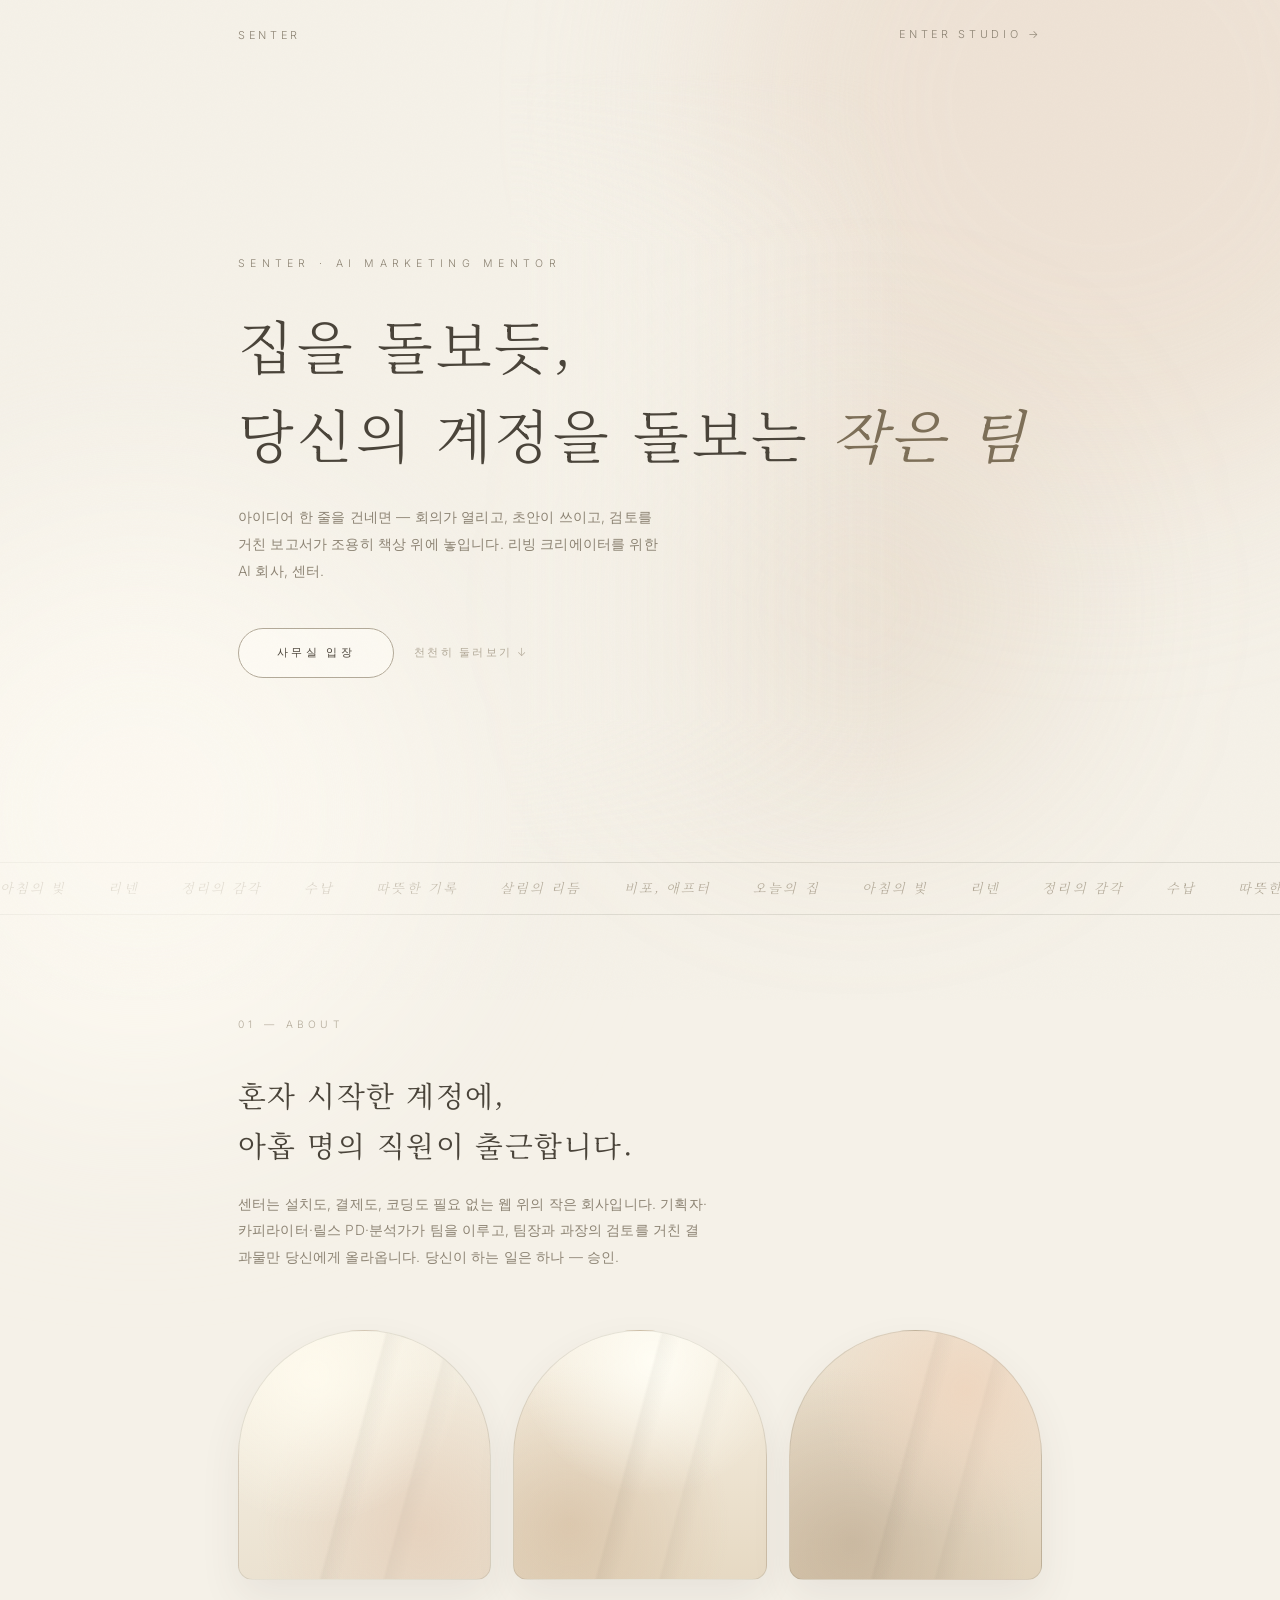
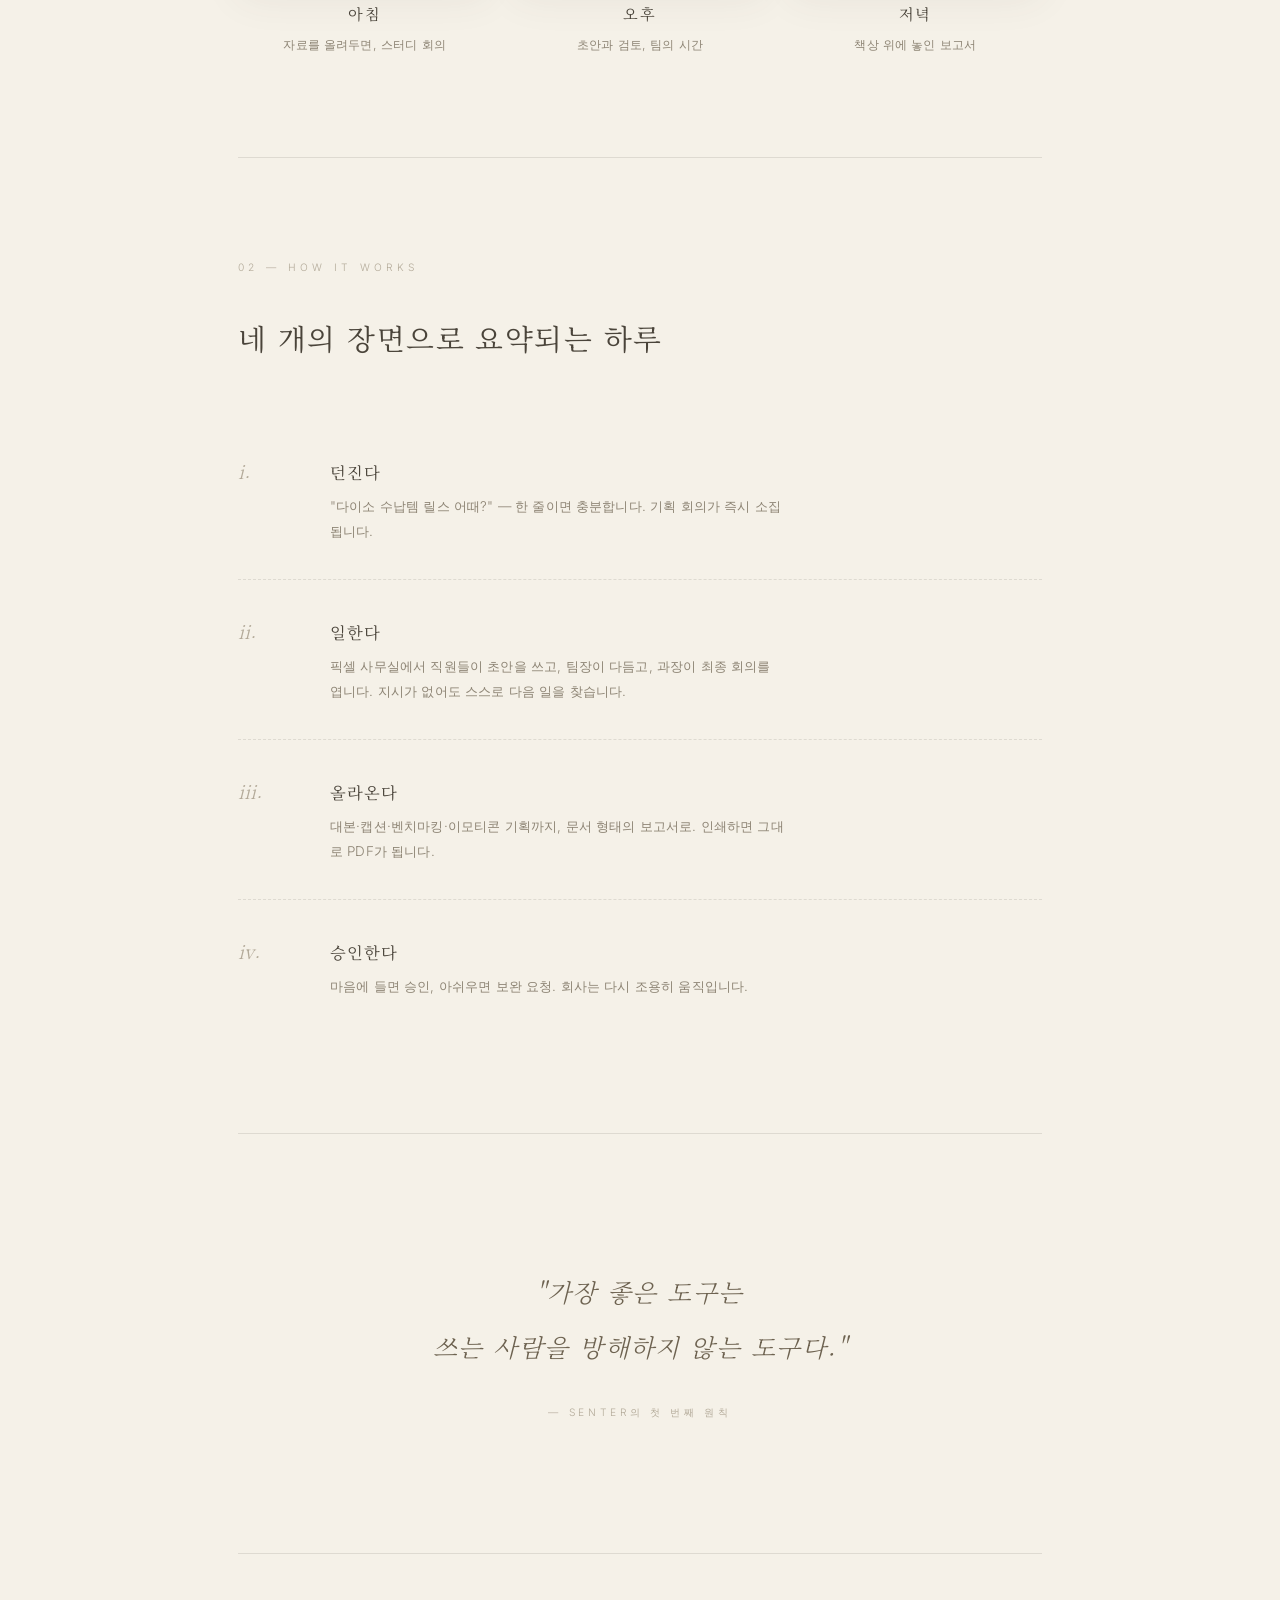
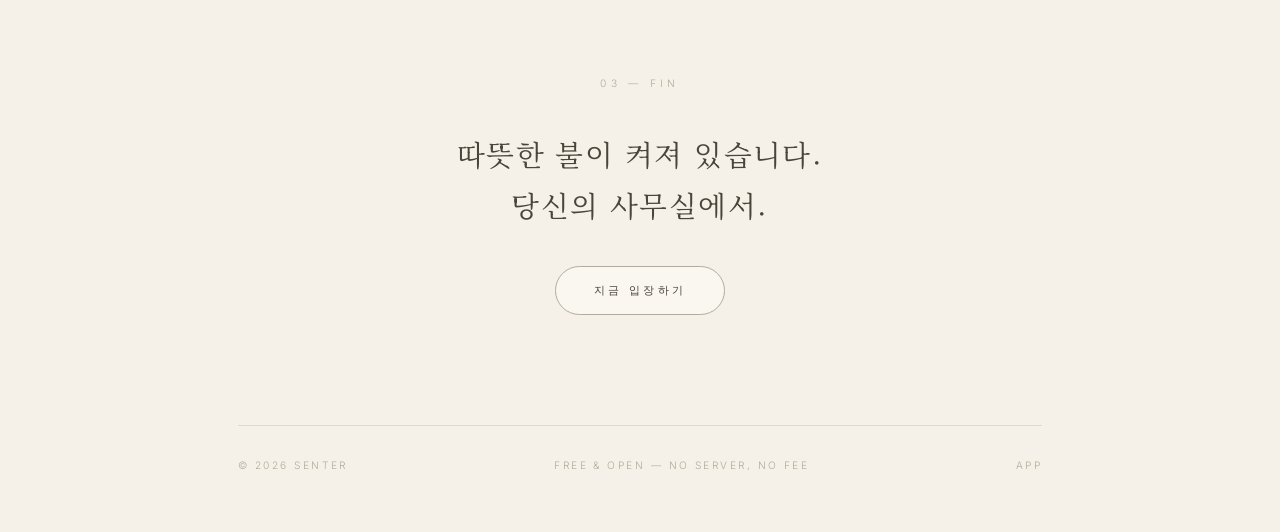
<file: homepage/index.html>
<!DOCTYPE html>
<html lang="ko">
<head>
<meta charset="UTF-8">
<meta name="viewport" content="width=device-width, initial-scale=1.0">
<title>센터 — 조용히, 대신 일하는 팀</title>
<meta name="description" content="센터(Senter) — 리빙 크리에이터를 위한 AI 마케팅 멘토 팀. 아이디어 한 줄이면, 회의부터 보고서까지.">
<!-- 무료 폰트 (Google Fonts, SIL OFL) — 렌더링 비차단 로드 -->
<link rel="preconnect" href="https://fonts.gstatic.com" crossorigin>
<link href="https://fonts.googleapis.com/css2?family=Noto+Serif+KR:ital,wght@0,300;0,400;0,600;1,300&family=Inter:wght@300;400&display=swap" rel="stylesheet" media="print" onload="this.media='all'">
<style>
/* ============ 아이보리·베이지 — 밝고 부드러운 리빙 무드, 몽환 (외부 이미지 없이 CSS로만) ============ */
* { box-sizing: border-box; margin: 0; padding: 0; }
:root {
  --paper: #f5f1e8;        /* 아이보리 리넨 */
  --paper-2: #ede7da;      /* 밝은 베이지 */
  --ink: #4a443a;          /* 따뜻한 흑갈색 */
  --ink-soft: #8d8474;
  --ink-dim: #b3aa99;
  --line: rgba(74, 68, 58, .13);
  --warm: #c8a988;         /* 모래·라떼 */
  --blush: #e4cdb8;        /* 살구빛 */
  --serif: "Noto Serif KR", "Apple SD Gothic Neo", serif;
  --sans: "Inter", "Apple SD Gothic Neo", system-ui, sans-serif;
}
html { scroll-behavior: smooth; }
body {
  background: var(--paper);
  color: var(--ink);
  font-family: var(--sans);
  font-weight: 300;
  line-height: 1.9;
  letter-spacing: .01em;
  overflow-x: hidden;
}

/* ---- 리넨 질감 (아주 옅은 종이 노이즈) ---- */
.grain {
  position: fixed; inset: -100px; z-index: 50; pointer-events: none;
  background-image: url("data:image/svg+xml,%3Csvg xmlns='http://www.w3.org/2000/svg' width='260' height='260'%3E%3Cfilter id='n'%3E%3CfeTurbulence type='fractalNoise' baseFrequency='0.8' numOctaves='2'/%3E%3C/filter%3E%3Crect width='260' height='260' filter='url(%23n)' opacity='0.5'/%3E%3C/svg%3E");
  opacity: .045; mix-blend-mode: multiply;
}

/* ---- 몽환: 창으로 드는 빛 (부드러운 웜톤 광원) ---- */
.mist { position: fixed; border-radius: 50%; filter: blur(100px); z-index: 0; pointer-events: none; }
.mist-1 { width: 60vw; height: 60vw; background: rgba(228, 205, 184, .40); top: -22vw; right: -16vw; animation: drift1 34s ease-in-out infinite alternate; }
.mist-2 { width: 46vw; height: 46vw; background: rgba(255, 252, 244, .65); bottom: -16vw; left: -12vw; animation: drift2 40s ease-in-out infinite alternate; }
.mist-3 { width: 30vw; height: 30vw; background: rgba(200, 169, 136, .22); top: 46vh; left: 52vw; animation: drift1 46s ease-in-out infinite alternate-reverse; }
@keyframes drift1 { from { transform: translate(0,0) scale(1); } to { transform: translate(-7vw, 5vh) scale(1.12); } }
@keyframes drift2 { from { transform: translate(0,0) scale(1.06); } to { transform: translate(6vw, -4vh) scale(.96); } }
@media (prefers-reduced-motion: reduce) { .mist-1, .mist-2, .mist-3 { animation: none; } }

/* ---- 레이아웃 ---- */
.frame { position: relative; z-index: 1; max-width: 860px; margin: 0 auto; padding: 0 28px; }

header.top {
  display: flex; justify-content: space-between; align-items: center;
  padding: 24px 0; font-size: .68rem; letter-spacing: .34em; color: var(--ink-soft);
  text-transform: uppercase;
}
header.top a { color: var(--ink-soft); text-decoration: none; border-bottom: 1px solid transparent; transition: .3s; }
header.top a:hover { color: var(--ink); border-color: var(--ink-dim); }

/* ---- 히어로 (타이포 축소, 여백으로 말하기) ---- */
/* 배경 정물 사진 = Higgsfield 생성 이미지(원격). 못 뜨면 아래 mist/그라데이션이 그대로 보임 — 화면 안 깨짐. */
.hero { min-height: 88vh; display: flex; flex-direction: column; justify-content: center; position: relative; }
.hero::before {
  content: ""; position: absolute; z-index: -1;
  top: 0; bottom: 0; right: -28px; left: 34%;
  background:
    linear-gradient(90deg, var(--paper) 2%, rgba(245,241,232,.35) 48%, rgba(245,241,232,0) 72%),
    url("https://d8j0ntlcm91z4.cloudfront.net/user_3GCcV9PzexzwDosAEnZBkyvruyc/hf_20260708_051628_1ef67c73-427d-49d9-9049-01b3f69ea5ab_min.webp") center/cover no-repeat;
  opacity: .9;
  -webkit-mask-image: linear-gradient(180deg, transparent, #000 22%, #000 82%, transparent);
          mask-image: linear-gradient(180deg, transparent, #000 22%, #000 82%, transparent);
}
@media (max-width: 720px) { .hero::before { left: 0; opacity: .3; } }
.hero .kicker { font-size: .66rem; letter-spacing: .5em; color: var(--ink-soft); text-transform: uppercase; margin-bottom: 26px; }
.hero h1 {
  font-family: var(--serif); font-weight: 300;
  font-size: clamp(2rem, 5.6vw, 3.6rem);
  line-height: 1.55; letter-spacing: .05em;
}
.hero h1 em { font-style: italic; font-weight: 400; color: #7d6f58; }
.hero .sub { margin-top: 26px; max-width: 30em; color: var(--ink-soft); font-size: .88rem; }
.hero .cta-row { margin-top: 44px; display: flex; gap: 20px; align-items: center; flex-wrap: wrap; }
.cta {
  display: inline-block; padding: 13px 38px; color: var(--ink);
  border: 1px solid var(--ink-dim); text-decoration: none; font-size: .7rem;
  letter-spacing: .3em; text-transform: uppercase; transition: .45s;
  background: rgba(255, 253, 247, .5); border-radius: 999px;
}
.cta:hover { background: var(--ink); color: var(--paper); border-color: var(--ink); }
.cta-quiet { font-size: .7rem; letter-spacing: .2em; color: var(--ink-dim); text-decoration: none; transition: .3s; }
.cta-quiet:hover { color: var(--ink-soft); }

/* ---- 흐르는 단어 띠 (리빙의 낱말들) ---- */
.ticker { border-top: 1px solid var(--line); border-bottom: 1px solid var(--line); overflow: hidden; padding: 13px 0; }
.ticker-inner {
  display: flex; gap: 3.2em; white-space: nowrap; width: max-content;
  font-family: var(--serif); font-style: italic; font-size: .82rem; color: var(--ink-dim);
  letter-spacing: .16em; animation: tick 38s linear infinite;
}
@keyframes tick { from { transform: translateX(0); } to { transform: translateX(-50%); } }
@media (prefers-reduced-motion: reduce) { .ticker-inner { animation: none; } }

/* ---- 섹션 공통 ---- */
section { padding: 100px 0; }
section + section { border-top: 1px solid var(--line); }
.sec-no { font-size: .64rem; letter-spacing: .42em; color: var(--ink-dim); margin-bottom: 36px; text-transform: uppercase; }
h2 {
  font-family: var(--serif); font-weight: 400;
  font-size: clamp(1.3rem, 3vw, 1.8rem);
  letter-spacing: .05em; line-height: 1.75; margin-bottom: 20px;
}
.lead { color: var(--ink-soft); max-width: 34em; font-size: .87rem; }

/* ---- 빛의 패널: 창가의 세 시간 (CSS로 그린 정물) ---- */
.plates { display: grid; grid-template-columns: repeat(3, 1fr); gap: 22px; margin-top: 60px; }
.plate { text-align: center; }
.plate .art {
  height: 250px; border-radius: 140px 140px 16px 16px; /* 아치 창 */
  border: 1px solid var(--line);
  box-shadow: 0 18px 40px rgba(74, 68, 58, .08);
  position: relative; overflow: hidden;
}
.plate .art::after { /* 창살 그림자 */
  content: ""; position: absolute; inset: 0;
  background: linear-gradient(105deg, transparent 46%, rgba(74,68,58,.05) 47%, transparent 53%),
              linear-gradient(105deg, transparent 66%, rgba(74,68,58,.04) 67%, transparent 73%);
}
/* 정물 사진(원격 Higgsfield 이미지)을 그라데이션 위에 얹음 — 사진이 안 뜨면 그라데이션이 그대로 보임 */
.art-morning {
  background: url("https://d8j0ntlcm91z4.cloudfront.net/user_3GCcV9PzexzwDosAEnZBkyvruyc/hf_20260708_051621_bcced7e4-3e03-41a1-bd39-8299b600eb21_min.webp") center/cover no-repeat,
              radial-gradient(circle at 30% 18%, rgba(255,251,238,.95), transparent 55%),
              radial-gradient(circle at 72% 80%, rgba(228,205,184,.75), transparent 60%),
              linear-gradient(170deg, #f7f2e6, #e9dfcd);
}
.art-noon {
  background: url("https://d8j0ntlcm91z4.cloudfront.net/user_3GCcV9PzexzwDosAEnZBkyvruyc/hf_20260708_051624_9c74ec87-2df2-4a97-b686-ddb4385d93b6_min.webp") center/cover no-repeat,
              radial-gradient(circle at 55% 12%, rgba(255,253,244,1), transparent 52%),
              radial-gradient(circle at 22% 78%, rgba(200,169,136,.42), transparent 58%),
              linear-gradient(180deg, #f6efe1, #e6d9c3);
}
.art-dusk {
  background: url("https://d8j0ntlcm91z4.cloudfront.net/user_3GCcV9PzexzwDosAEnZBkyvruyc/hf_20260708_051626_acbeb837-ad51-416b-8f6b-c10cdf012b49_min.webp") center/cover no-repeat,
              radial-gradient(circle at 70% 24%, rgba(238,213,190,.9), transparent 56%),
              radial-gradient(circle at 25% 85%, rgba(160,138,113,.35), transparent 62%),
              linear-gradient(195deg, #f2e9da, #ddcdb4);
}
.plate h3 { font-family: var(--serif); font-weight: 400; font-size: .95rem; margin-top: 20px; letter-spacing: .1em; }
.plate p { font-size: .78rem; color: var(--ink-soft); margin-top: 4px; }

/* ---- 장면(기능) 목록 ---- */
.scenes { margin-top: 56px; }
.scene {
  display: grid; grid-template-columns: 74px 1fr; gap: 18px;
  padding: 34px 0; border-top: 1px dashed var(--line); align-items: baseline;
}
.scene:first-child { border-top: none; }
.scene .no { font-family: var(--serif); font-style: italic; font-size: 1.15rem; color: var(--ink-dim); }
.scene h3 { font-family: var(--serif); font-weight: 400; font-size: 1.02rem; letter-spacing: .06em; margin-bottom: 6px; }
.scene p { color: var(--ink-soft); font-size: .84rem; max-width: 34em; }

/* ---- 인용(무드) ---- */
.quote { text-align: center; padding: 130px 0; }
.quote blockquote {
  font-family: var(--serif); font-weight: 300; font-style: italic;
  font-size: clamp(1.15rem, 2.6vw, 1.55rem); line-height: 2.2; letter-spacing: .06em;
  max-width: 24em; margin: 0 auto; color: #6d6250;
}
.quote cite { display: block; margin-top: 30px; font-style: normal; font-size: .64rem; letter-spacing: .36em; color: var(--ink-dim); text-transform: uppercase; }

/* ---- 마지막 ---- */
.fin { text-align: center; padding: 120px 0 110px; }
.fin h2 { margin-bottom: 36px; }

footer {
  border-top: 1px solid var(--line); padding: 30px 0 56px;
  display: flex; justify-content: space-between; gap: 14px; flex-wrap: wrap;
  font-size: .64rem; letter-spacing: .24em; color: var(--ink-dim); text-transform: uppercase;
}
footer a { color: var(--ink-dim); text-decoration: none; }
footer a:hover { color: var(--ink-soft); }

/* ---- 스크롤 리빌 ---- */
.reveal { opacity: 0; transform: translateY(22px); transition: opacity 1.2s ease, transform 1.2s ease; }
.reveal.on { opacity: 1; transform: none; }
@media (prefers-reduced-motion: reduce) { .reveal { opacity: 1; transform: none; transition: none; } }

@media (max-width: 680px) {
  .plates { grid-template-columns: 1fr; max-width: 320px; margin-left: auto; margin-right: auto; }
  .plate .art { height: 220px; }
  .scene { grid-template-columns: 44px 1fr; }
  section { padding: 76px 0; }
}
</style>
</head>
<body>

<div class="mist mist-1"></div>
<div class="mist mist-2"></div>
<div class="mist mist-3"></div>

<div class="frame">
  <header class="top">
    <span>Senter</span>
    <a href="../index.html">Enter&nbsp;Studio →</a>
  </header>

  <!-- 히어로 -->
  <main class="hero">
    <p class="kicker">Senter · AI Marketing Mentor</p>
    <h1>집을 돌보듯,<br>당신의 계정을 돌보는 <em>작은 팀</em></h1>
    <p class="sub">
      아이디어 한 줄을 건네면 — 회의가 열리고, 초안이 쓰이고,
      검토를 거친 보고서가 조용히 책상 위에 놓입니다.
      리빙 크리에이터를 위한 AI 회사, 센터.
    </p>
    <div class="cta-row">
      <a class="cta" href="../index.html">사무실 입장</a>
      <a class="cta-quiet" href="#about">천천히 둘러보기 ↓</a>
    </div>
  </main>
</div>

<!-- 흐르는 낱말 -->
<div class="ticker" aria-hidden="true">
  <div class="ticker-inner">
    <span>아침의 빛</span><span>리넨</span><span>정리의 감각</span><span>수납</span><span>따뜻한 기록</span><span>살림의 리듬</span><span>비포, 애프터</span><span>오늘의 집</span>
    <span>아침의 빛</span><span>리넨</span><span>정리의 감각</span><span>수납</span><span>따뜻한 기록</span><span>살림의 리듬</span><span>비포, 애프터</span><span>오늘의 집</span>
  </div>
</div>

<div class="frame">
  <!-- 01 소개 + 빛의 패널 -->
  <section id="about" class="reveal">
    <p class="sec-no">01 — About</p>
    <h2>혼자 시작한 계정에,<br>아홉 명의 직원이 출근합니다.</h2>
    <p class="lead">
      센터는 설치도, 결제도, 코딩도 필요 없는 웹 위의 작은 회사입니다.
      기획자·카피라이터·릴스 PD·분석가가 팀을 이루고,
      팀장과 과장의 검토를 거친 결과물만 당신에게 올라옵니다.
      당신이 하는 일은 하나 — 승인.
    </p>
    <div class="plates">
      <div class="plate">
        <div class="art art-morning"></div>
        <h3>아침</h3><p>자료를 올려두면, 스터디 회의</p>
      </div>
      <div class="plate">
        <div class="art art-noon"></div>
        <h3>오후</h3><p>초안과 검토, 팀의 시간</p>
      </div>
      <div class="plate">
        <div class="art art-dusk"></div>
        <h3>저녁</h3><p>책상 위에 놓인 보고서</p>
      </div>
    </div>
  </section>

  <!-- 02 방식 -->
  <section class="reveal">
    <p class="sec-no">02 — How it works</p>
    <h2>네 개의 장면으로 요약되는 하루</h2>
    <div class="scenes">
      <div class="scene">
        <span class="no">i.</span>
        <div>
          <h3>던진다</h3>
          <p>"다이소 수납템 릴스 어때?" — 한 줄이면 충분합니다. 기획 회의가 즉시 소집됩니다.</p>
        </div>
      </div>
      <div class="scene">
        <span class="no">ii.</span>
        <div>
          <h3>일한다</h3>
          <p>픽셀 사무실에서 직원들이 초안을 쓰고, 팀장이 다듬고, 과장이 최종 회의를 엽니다. 지시가 없어도 스스로 다음 일을 찾습니다.</p>
        </div>
      </div>
      <div class="scene">
        <span class="no">iii.</span>
        <div>
          <h3>올라온다</h3>
          <p>대본·캡션·벤치마킹·이모티콘 기획까지, 문서 형태의 보고서로. 인쇄하면 그대로 PDF가 됩니다.</p>
        </div>
      </div>
      <div class="scene">
        <span class="no">iv.</span>
        <div>
          <h3>승인한다</h3>
          <p>마음에 들면 승인, 아쉬우면 보완 요청. 회사는 다시 조용히 움직입니다.</p>
        </div>
      </div>
    </div>
  </section>

  <!-- 03 무드 인용 -->
  <section class="quote reveal">
    <blockquote>
      "가장 좋은 도구는<br>쓰는 사람을 방해하지 않는 도구다."
    </blockquote>
    <cite>— Senter의 첫 번째 원칙</cite>
  </section>

  <!-- 04 마지막 -->
  <section class="fin reveal">
    <p class="sec-no">03 — Fin</p>
    <h2>따뜻한 불이 켜져 있습니다.<br>당신의 사무실에서.</h2>
    <a class="cta" href="../index.html">지금 입장하기</a>
  </section>

  <footer>
    <span>© 2026 Senter</span>
    <span>Free &amp; open — no server, no fee</span>
    <a href="../index.html">app</a>
  </footer>
</div>

<div class="grain"></div>

<script>
// 스크롤 리빌 (의존성 없음)
(function () {
  "use strict";
  var els = document.querySelectorAll(".reveal");
  if (!("IntersectionObserver" in window)) {
    els.forEach(function (el) { el.classList.add("on"); });
    return;
  }
  var io = new IntersectionObserver(function (entries) {
    entries.forEach(function (e) {
      if (e.isIntersecting) { e.target.classList.add("on"); io.unobserve(e.target); }
    });
  }, { threshold: 0.16 });
  els.forEach(function (el) { io.observe(el); });
})();
</script>
</body>
</html>
</file>
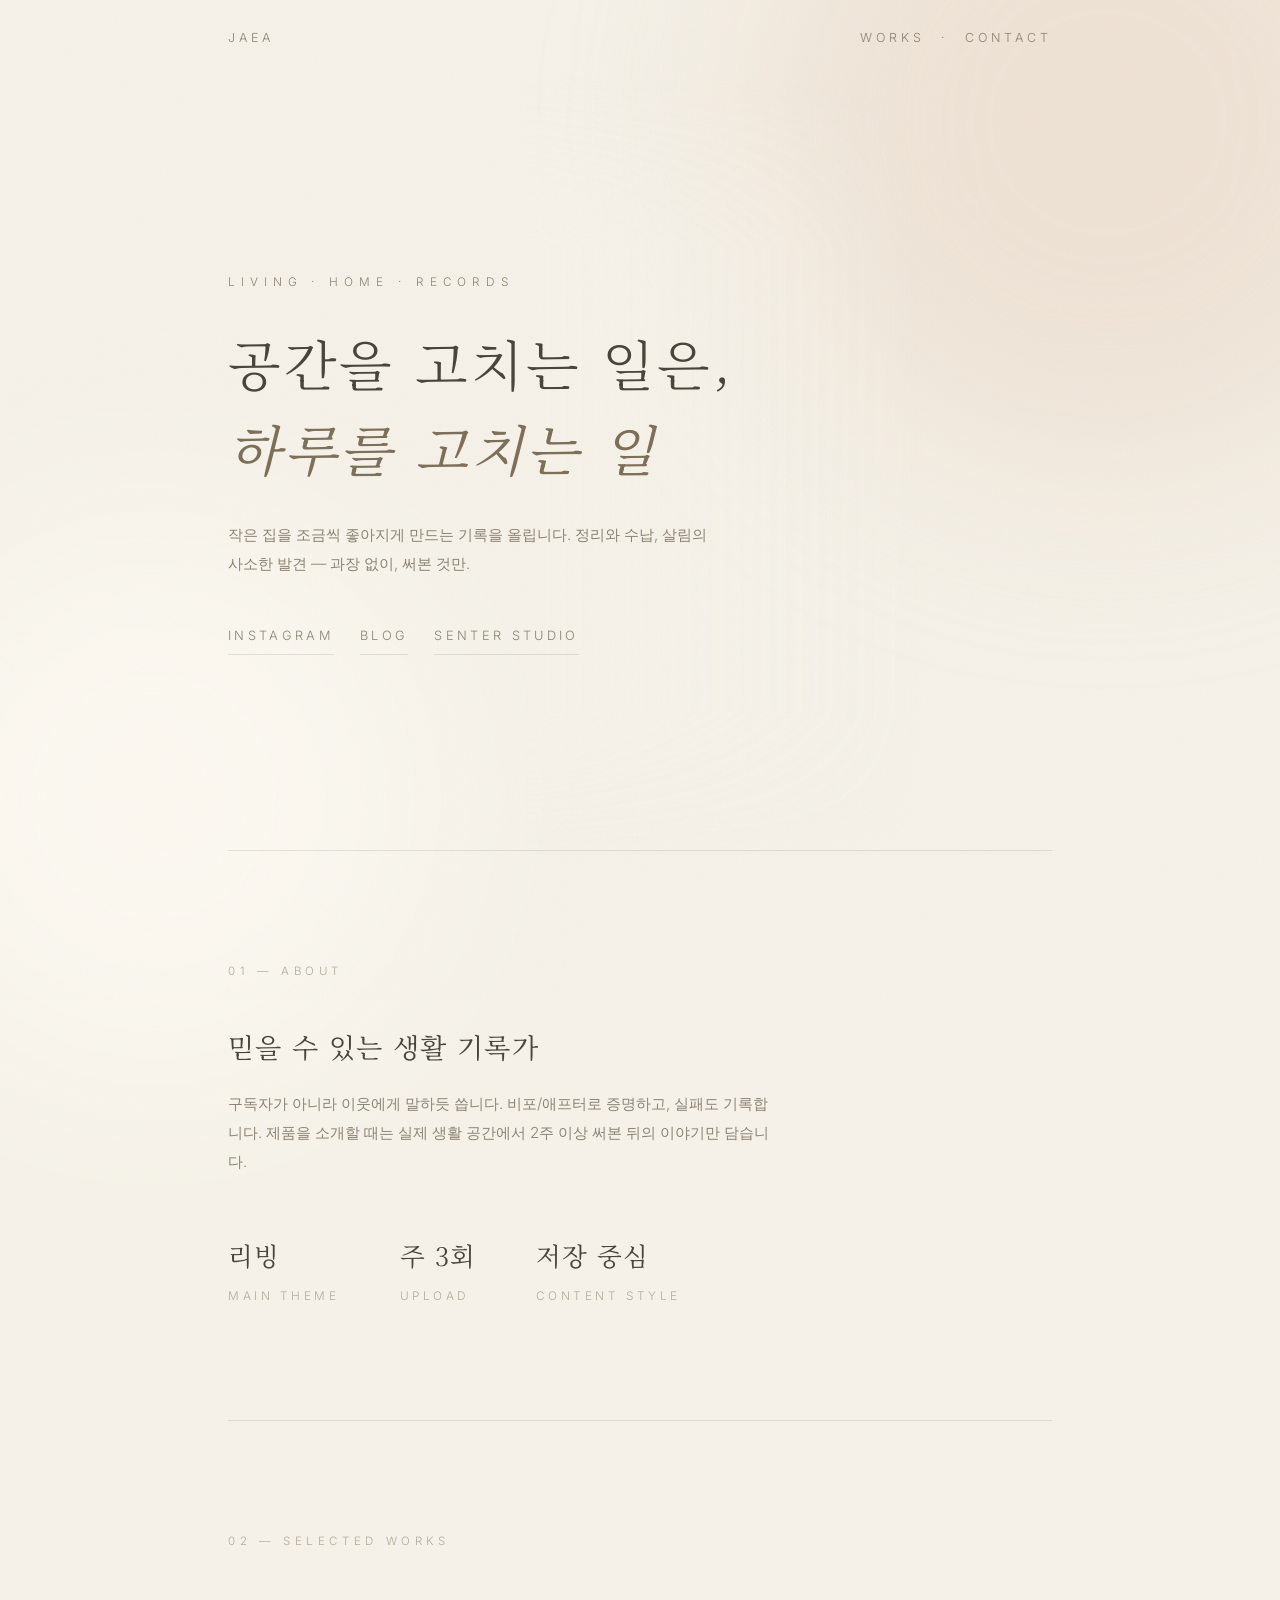
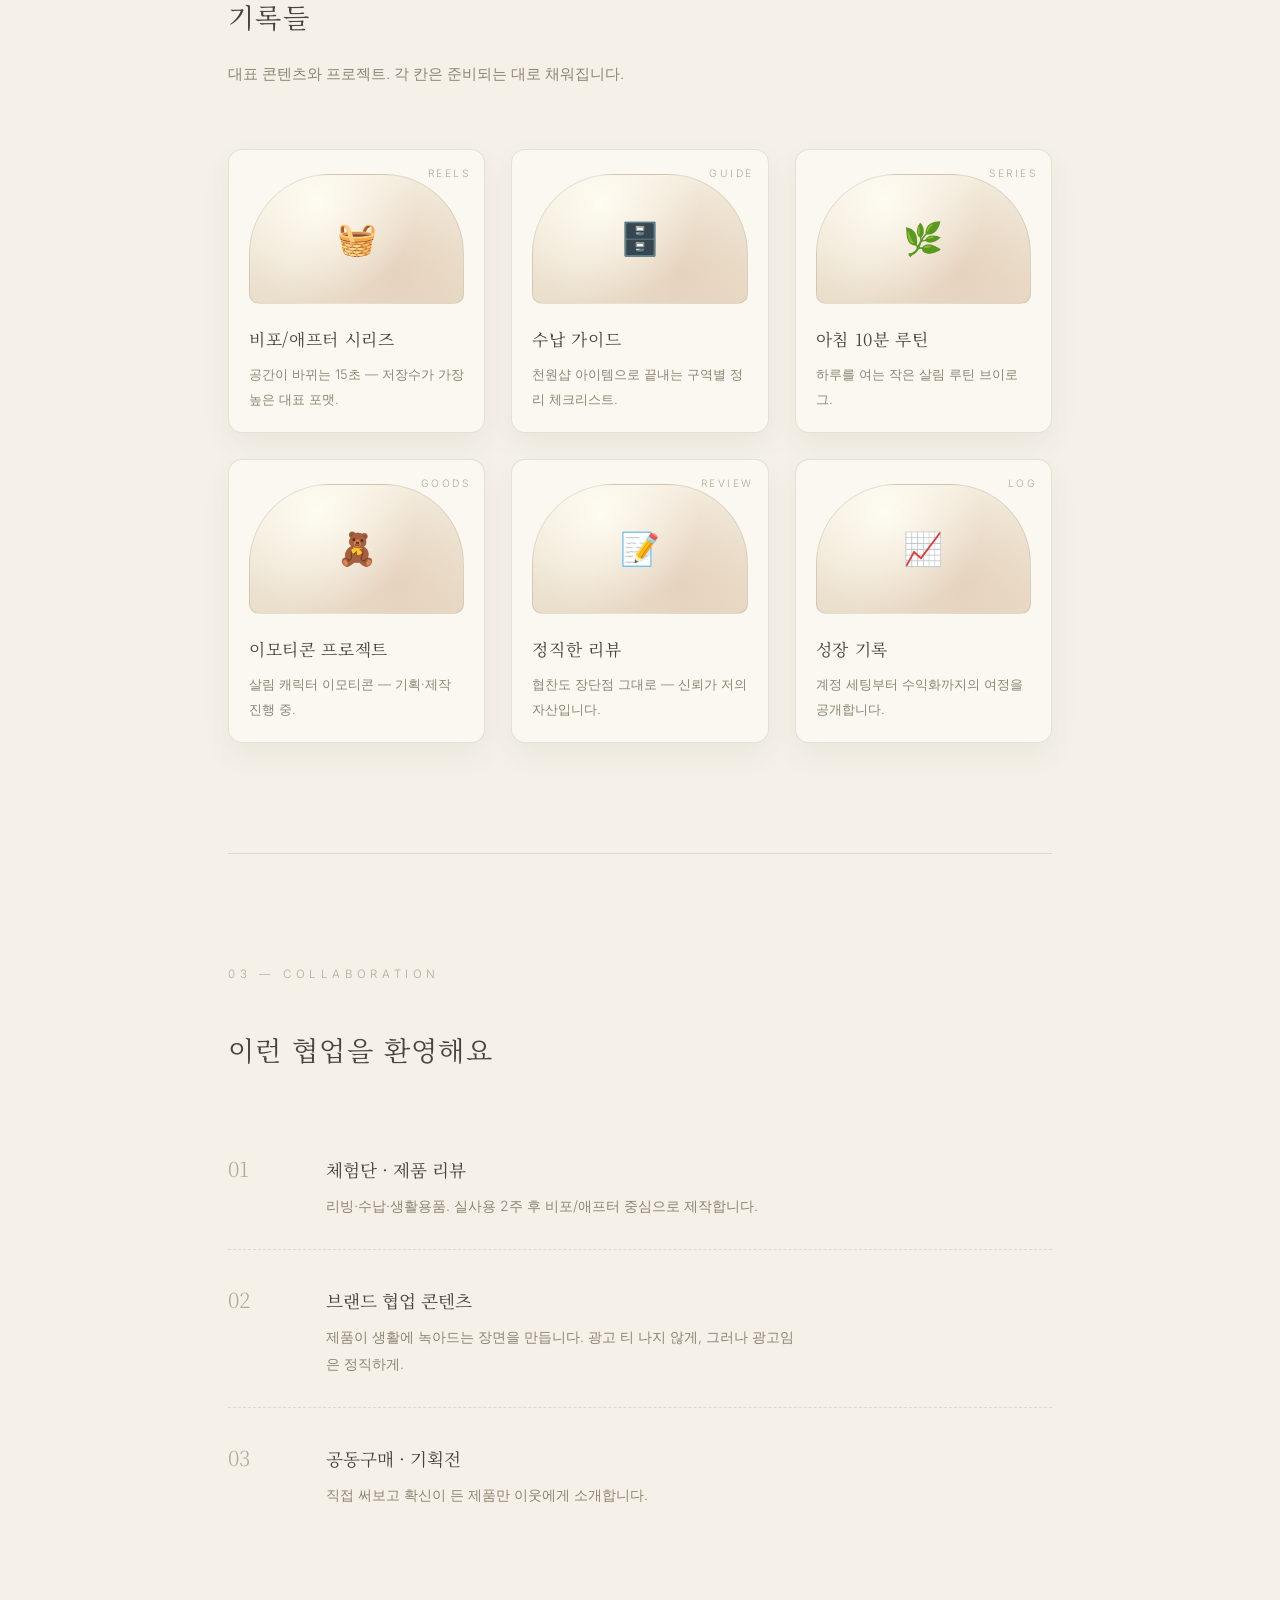
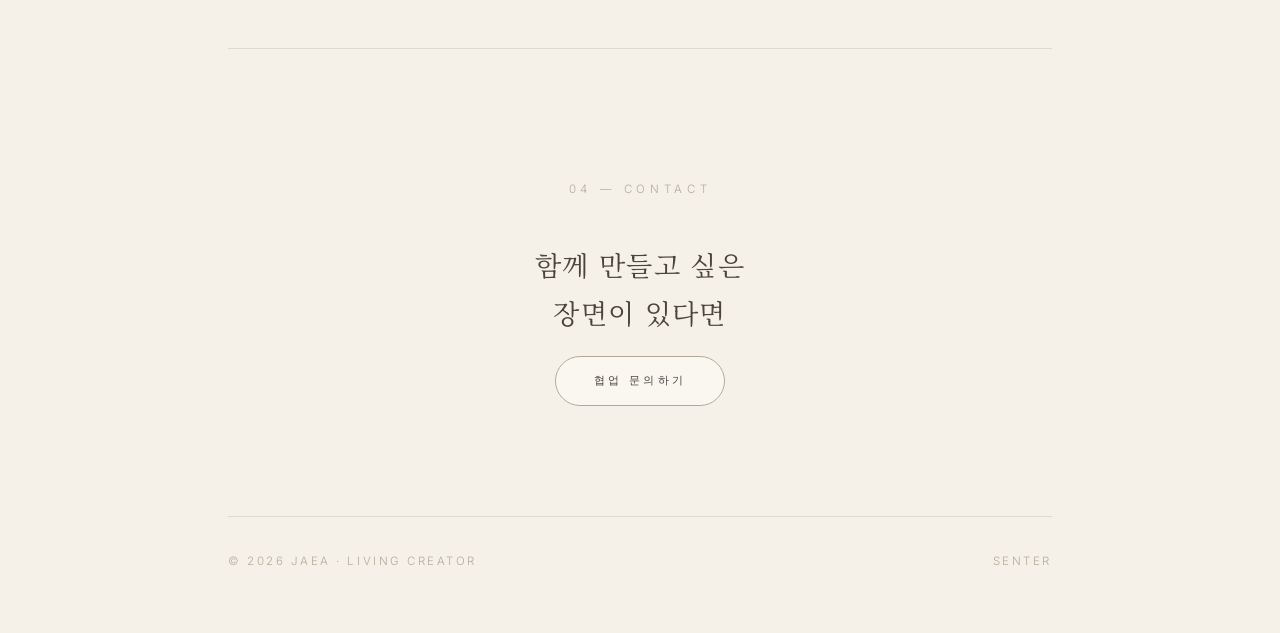
<file: portfolio/index.html>
<!DOCTYPE html>
<html lang="ko">
<head>
<meta charset="UTF-8">
<meta name="viewport" content="width=device-width, initial-scale=1.0">
<title>JAEA — Living Creator Portfolio</title>
<meta name="description" content="재아 — 리빙 크리에이터 포트폴리오. 공간과 살림의 기록, 협업 문의.">
<!-- 무료 폰트 (Google Fonts, SIL OFL) — 렌더링 비차단 로드 -->
<link rel="preconnect" href="https://fonts.gstatic.com" crossorigin>
<link href="https://fonts.googleapis.com/css2?family=Noto+Serif+KR:wght@300;400;600&family=Inter:wght@300;400&display=swap" rel="stylesheet" media="print" onload="this.media='all'">
<style>
/* ============ 재아 포트폴리오 — 아이보리·베이지, 밝고 부드러운 리빙 무드 (센터 홈페이지와 동일 톤) ============ */
* { box-sizing: border-box; margin: 0; padding: 0; }
:root {
  --ink: #4a443a; --ink-soft: #8d8474; --ink-dim: #b3aa99;
  --paper: #f5f1e8; --line: rgba(74,68,58,.13);
  --warm: #c8a988; --blush: #e4cdb8;
  --serif: "Noto Serif KR", "Apple SD Gothic Neo", serif;
  --sans: "Inter", "Apple SD Gothic Neo", system-ui, sans-serif;
}
html { scroll-behavior: smooth; }
body {
  background: var(--paper); color: var(--ink);
  font-family: var(--sans); font-weight: 300; line-height: 1.9; overflow-x: hidden;
}

/* 리넨 질감 + 따뜻한 빛 안개 (외부 이미지 없이) */
.grain {
  position: fixed; inset: -100px; z-index: 50; pointer-events: none; opacity: .045; mix-blend-mode: multiply;
  background-image: url("data:image/svg+xml,%3Csvg xmlns='http://www.w3.org/2000/svg' width='260' height='260'%3E%3Cfilter id='n'%3E%3CfeTurbulence type='fractalNoise' baseFrequency='0.8' numOctaves='2'/%3E%3C/filter%3E%3Crect width='260' height='260' filter='url(%23n)' opacity='0.5'/%3E%3C/svg%3E");
}
.vignette { display: none; }
.mist { position: fixed; border-radius: 50%; filter: blur(100px); z-index: 0; pointer-events: none; }
.mist-1 { width: 55vw; height: 55vw; background: rgba(228,205,184,.4); top: -18vw; right: -14vw; animation: drift 34s ease-in-out infinite alternate; }
.mist-2 { width: 44vw; height: 44vw; background: rgba(255,252,244,.65); bottom: -14vw; left: -10vw; animation: drift 42s ease-in-out infinite alternate-reverse; }
@keyframes drift { from { transform: translate(0,0) scale(1); } to { transform: translate(-8vw,6vh) scale(1.12); } }
@media (prefers-reduced-motion: reduce) { .mist-1, .mist-2 { animation: none; } }

.frame { position: relative; z-index: 1; max-width: 880px; margin: 0 auto; padding: 0 28px; }
header.top { display: flex; justify-content: space-between; align-items: center; padding: 26px 0;
  font-size: .78rem; letter-spacing: .32em; color: var(--ink-soft); text-transform: uppercase; }
header.top a { color: var(--ink-soft); text-decoration: none; }
header.top a:hover { color: var(--ink); }

/* 배경 정물 사진 = Higgsfield 생성 이미지(원격). 못 뜨면 mist/그라데이션이 그대로 보임 — 화면 안 깨짐. */
.hero { min-height: 86vh; display: flex; flex-direction: column; justify-content: center; position: relative; }
.hero::before {
  content: ""; position: absolute; z-index: -1;
  top: 0; bottom: 0; right: -28px; left: 36%;
  background:
    linear-gradient(90deg, var(--paper) 2%, rgba(245,241,232,.35) 48%, rgba(245,241,232,0) 72%),
    url("https://d8j0ntlcm91z4.cloudfront.net/user_3GCcV9PzexzwDosAEnZBkyvruyc/hf_20260708_051629_2bc8a872-92a2-43f4-a7d1-db0ee80db8df_min.webp") center/cover no-repeat;
  opacity: .9;
  -webkit-mask-image: linear-gradient(180deg, transparent, #000 22%, #000 82%, transparent);
          mask-image: linear-gradient(180deg, transparent, #000 22%, #000 82%, transparent);
}
@media (max-width: 720px) { .hero::before { left: 0; opacity: .28; } }
.hero .kicker { font-size: .74rem; letter-spacing: .5em; color: var(--ink-soft); text-transform: uppercase; margin-bottom: 28px; }
.hero h1 { font-family: var(--serif); font-weight: 300; font-size: clamp(1.9rem, 5.4vw, 3.4rem); line-height: 1.55; letter-spacing: .05em; }
.hero h1 em { font-style: italic; font-weight: 400; color: #7d6f58; }
.hero .sub { margin-top: 30px; max-width: 32em; color: var(--ink-soft); font-size: .96rem; }
.hero .links { margin-top: 46px; display: flex; gap: 26px; flex-wrap: wrap; }
.hero .links a { color: var(--ink-soft); text-decoration: none; font-size: .8rem; letter-spacing: .26em; text-transform: uppercase; border-bottom: 1px solid var(--line); padding-bottom: 5px; transition: .3s; }
.hero .links a:hover { color: var(--ink); border-color: var(--ink-soft); }

section { padding: 110px 0; border-top: 1px solid var(--line); }
.sec-no { font-size: .72rem; letter-spacing: .4em; color: var(--ink-dim); margin-bottom: 40px; text-transform: uppercase; }
h2 { font-family: var(--serif); font-weight: 400; font-size: clamp(1.25rem, 2.9vw, 1.7rem); letter-spacing: .05em; line-height: 1.75; margin-bottom: 20px; }
.lead { color: var(--ink-soft); max-width: 36em; font-size: .95rem; }

/* 숫자 스탯 */
.stats { display: flex; gap: 60px; margin-top: 54px; flex-wrap: wrap; }
.stat b { display: block; font-family: var(--serif); font-weight: 400; font-size: 1.6rem; letter-spacing: .04em; }
.stat span { font-size: .74rem; letter-spacing: .3em; color: var(--ink-dim); text-transform: uppercase; }

/* 작업 목록 — 필름 스트립 느낌의 모노크롬 카드 */
.works { margin-top: 60px; display: grid; grid-template-columns: repeat(auto-fill, minmax(240px, 1fr)); gap: 26px; }
.work { border: 1px solid var(--line); border-radius: 14px; padding: 24px 20px 20px; transition: .4s; position: relative; background: rgba(255,253,247,.55); box-shadow: 0 12px 30px rgba(74,68,58,.06); }
.work:hover { border-color: var(--warm); transform: translateY(-3px); }
.work .thumb {
  height: 130px; margin-bottom: 20px; display: flex; align-items: center; justify-content: center;
  font-size: 2rem; border-radius: 80px 80px 10px 10px;
  background:
    radial-gradient(circle at 32% 22%, rgba(255,252,242,.95), transparent 56%),
    radial-gradient(circle at 70% 78%, rgba(228,205,184,.7), transparent 60%),
    linear-gradient(175deg, #f6f0e2, #e8dcc7);
  border: 1px solid var(--line);
}
.work h3 { font-family: var(--serif); font-weight: 400; font-size: 1.05rem; margin-bottom: 6px; letter-spacing: .04em; }
.work p { font-size: .82rem; color: var(--ink-soft); }
.work .tag { position: absolute; top: 14px; right: 14px; font-size: .64rem; letter-spacing: .24em; color: var(--ink-dim); text-transform: uppercase; }

/* 협업 */
.offer-list { margin-top: 46px; display: grid; gap: 0; }
.offer { display: grid; grid-template-columns: 80px 1fr; gap: 18px; padding: 30px 0; border-top: 1px dashed var(--line); align-items: baseline; }
.offer:first-child { border-top: none; }
.offer .no { font-family: var(--serif); font-size: 1.3rem; color: var(--ink-dim); }
.offer h3 { font-family: var(--serif); font-weight: 400; font-size: 1.1rem; margin-bottom: 6px; }
.offer p { color: var(--ink-soft); font-size: .88rem; max-width: 34em; }

.fin { text-align: center; padding: 130px 0 110px; }
.cta { display: inline-block; padding: 13px 38px; border-radius: 999px; background: rgba(255,253,247,.5); color: var(--ink); border: 1px solid var(--ink-dim);
  text-decoration: none; font-size: .7rem; letter-spacing: .3em; text-transform: uppercase; transition: .45s; }
.cta:hover { background: var(--ink); color: var(--paper); border-color: var(--ink); }

footer { border-top: 1px solid var(--line); padding: 34px 0 60px; display: flex; justify-content: space-between;
  gap: 14px; flex-wrap: wrap; font-size: .72rem; letter-spacing: .22em; color: var(--ink-dim); text-transform: uppercase; }
footer a { color: var(--ink-dim); text-decoration: none; }

.reveal { opacity: 0; transform: translateY(26px); transition: opacity 1.1s ease, transform 1.1s ease; }
.reveal.on { opacity: 1; transform: none; }
@media (prefers-reduced-motion: reduce) { .reveal { opacity: 1; transform: none; transition: none; } }
@media (max-width: 640px) { section { padding: 80px 0; } .stats { gap: 34px; } }
</style>
</head>
<body>

<div class="mist mist-1"></div>
<div class="mist mist-2"></div>

<div class="frame">
  <header class="top">
    <span id="pf-handle-top">JAEA</span>
    <nav><a href="#works">Works</a>&nbsp;&nbsp;·&nbsp;&nbsp;<a href="#contact">Contact</a></nav>
  </header>

  <main class="hero">
    <p class="kicker" id="pf-kicker"></p>
    <h1 id="pf-title"></h1>
    <p class="sub" id="pf-intro"></p>
    <div class="links" id="pf-links"></div>
  </main>

  <section class="reveal" id="about">
    <p class="sec-no">01 — About</p>
    <h2 id="pf-about-title"></h2>
    <p class="lead" id="pf-about"></p>
    <div class="stats" id="pf-stats"></div>
  </section>

  <section class="reveal" id="works">
    <p class="sec-no">02 — Selected Works</p>
    <h2>기록들</h2>
    <p class="lead">대표 콘텐츠와 프로젝트. 각 칸은 준비되는 대로 채워집니다.</p>
    <div class="works" id="pf-works"></div>
  </section>

  <section class="reveal" id="collab">
    <p class="sec-no">03 — Collaboration</p>
    <h2>이런 협업을 환영해요</h2>
    <div class="offer-list" id="pf-offers"></div>
  </section>

  <section class="fin reveal" id="contact">
    <p class="sec-no">04 — Contact</p>
    <h2 id="pf-contact-line"></h2>
    <a class="cta" id="pf-mail" href="#">협업 문의하기</a>
  </section>

  <footer>
    <span id="pf-footer"></span>
    <a href="../homepage/index.html">Senter</a>
  </footer>
</div>

<div class="vignette"></div>
<div class="grain"></div>

<script>
"use strict";
/* ═══════════════════════════════════════════════════════════
   ✏️ 여기만 고치면 됩니다 — 아래 내용을 내 것으로 바꿔주세요
   (따옴표 안의 글자만 수정. 줄을 지우면 그 항목은 화면에서 빠져요)
   ═══════════════════════════════════════════════════════════ */
const DATA = {
  name: "재아",
  handleEn: "JAEA",
  kicker: "Living · Home · Records",
  title: "공간을 고치는 일은,\n<em>하루를 고치는 일</em>",
  intro: "작은 집을 조금씩 좋아지게 만드는 기록을 올립니다. 정리와 수납, 살림의 사소한 발견 — 과장 없이, 써본 것만.",
  links: [
    { label: "Instagram", url: "https://instagram.com/" },   // 내 계정 주소로 바꾸세요
    { label: "Blog", url: "https://blog.naver.com/" },
    { label: "Senter Studio", url: "../index.html" },
  ],
  aboutTitle: "믿을 수 있는 생활 기록가",
  about: "구독자가 아니라 이웃에게 말하듯 씁니다. 비포/애프터로 증명하고, 실패도 기록합니다. 제품을 소개할 때는 실제 생활 공간에서 2주 이상 써본 뒤의 이야기만 담습니다.",
  stats: [
    { num: "리빙", label: "Main Theme" },
    { num: "주 3회", label: "Upload" },
    { num: "저장 중심", label: "Content Style" },
  ],
  works: [
    { emoji: "🧺", tag: "Reels", title: "비포/애프터 시리즈", desc: "공간이 바뀌는 15초 — 저장수가 가장 높은 대표 포맷." },
    { emoji: "🗄️", tag: "Guide", title: "수납 가이드", desc: "천원샵 아이템으로 끝내는 구역별 정리 체크리스트." },
    { emoji: "🌿", tag: "Series", title: "아침 10분 루틴", desc: "하루를 여는 작은 살림 루틴 브이로그." },
    { emoji: "🧸", tag: "Goods", title: "이모티콘 프로젝트", desc: "살림 캐릭터 이모티콘 — 기획·제작 진행 중." },
    { emoji: "📝", tag: "Review", title: "정직한 리뷰", desc: "협찬도 장단점 그대로 — 신뢰가 저의 자산입니다." },
    { emoji: "📈", tag: "Log", title: "성장 기록", desc: "계정 세팅부터 수익화까지의 여정을 공개합니다." },
  ],
  offers: [
    { title: "체험단 · 제품 리뷰", desc: "리빙·수납·생활용품. 실사용 2주 후 비포/애프터 중심으로 제작합니다." },
    { title: "브랜드 협업 콘텐츠", desc: "제품이 생활에 녹아드는 장면을 만듭니다. 광고 티 나지 않게, 그러나 광고임은 정직하게." },
    { title: "공동구매 · 기획전", desc: "직접 써보고 확신이 든 제품만 이웃에게 소개합니다." },
  ],
  contactLine: "함께 만들고 싶은\n장면이 있다면",
  email: "sdr930924@gmail.com",
  footer: "© 2026 JAEA · Living Creator",
};
/* ═══════════════ 여기까지 — 아래는 건드리지 않아도 돼요 ═══════════════ */

(function render() {
  const $ = (s) => document.querySelector(s);
  const esc = (s) => String(s).replace(/[&<>"']/g, (m) => ({ "&": "&amp;", "<": "&lt;", ">": "&gt;", '"': "&quot;", "'": "&#39;" }[m]));
  const br = (s) => esc(s).replace(/\n/g, "<br>").replace(/&lt;em&gt;/g, "<em>").replace(/&lt;\/em&gt;/g, "</em>");
  document.title = `${DATA.handleEn} — Living Creator Portfolio`;
  $("#pf-handle-top").textContent = DATA.handleEn;
  $("#pf-kicker").textContent = DATA.kicker;
  $("#pf-title").innerHTML = br(DATA.title);
  $("#pf-intro").textContent = DATA.intro;
  $("#pf-links").innerHTML = DATA.links.map((l) => `<a href="${esc(l.url)}" ${l.url.startsWith("http") ? 'target="_blank" rel="noopener"' : ""}>${esc(l.label)}</a>`).join("");
  $("#pf-about-title").textContent = DATA.aboutTitle;
  $("#pf-about").textContent = DATA.about;
  $("#pf-stats").innerHTML = DATA.stats.map((s) => `<div class="stat"><b>${esc(s.num)}</b><span>${esc(s.label)}</span></div>`).join("");
  $("#pf-works").innerHTML = DATA.works.map((w) => `
    <div class="work">
      <span class="tag">${esc(w.tag)}</span>
      <div class="thumb">${esc(w.emoji)}</div>
      <h3>${esc(w.title)}</h3><p>${esc(w.desc)}</p>
    </div>`).join("");
  $("#pf-offers").innerHTML = DATA.offers.map((o, i) => `
    <div class="offer"><span class="no">0${i + 1}</span>
      <div><h3>${esc(o.title)}</h3><p>${esc(o.desc)}</p></div>
    </div>`).join("");
  $("#pf-contact-line").innerHTML = br(DATA.contactLine);
  $("#pf-mail").href = `mailto:${DATA.email}?subject=${encodeURIComponent("[협업 문의] " + DATA.name + "님께")}`;
  $("#pf-footer").textContent = DATA.footer;
})();

// 스크롤 리빌
(function () {
  const els = document.querySelectorAll(".reveal");
  if (!("IntersectionObserver" in window)) { els.forEach((el) => el.classList.add("on")); return; }
  const io = new IntersectionObserver((entries) => {
    entries.forEach((e) => { if (e.isIntersecting) { e.target.classList.add("on"); io.unobserve(e.target); } });
  }, { threshold: 0.18 });
  els.forEach((el) => io.observe(el));
})();
</script>
</body>
</html>
</file>
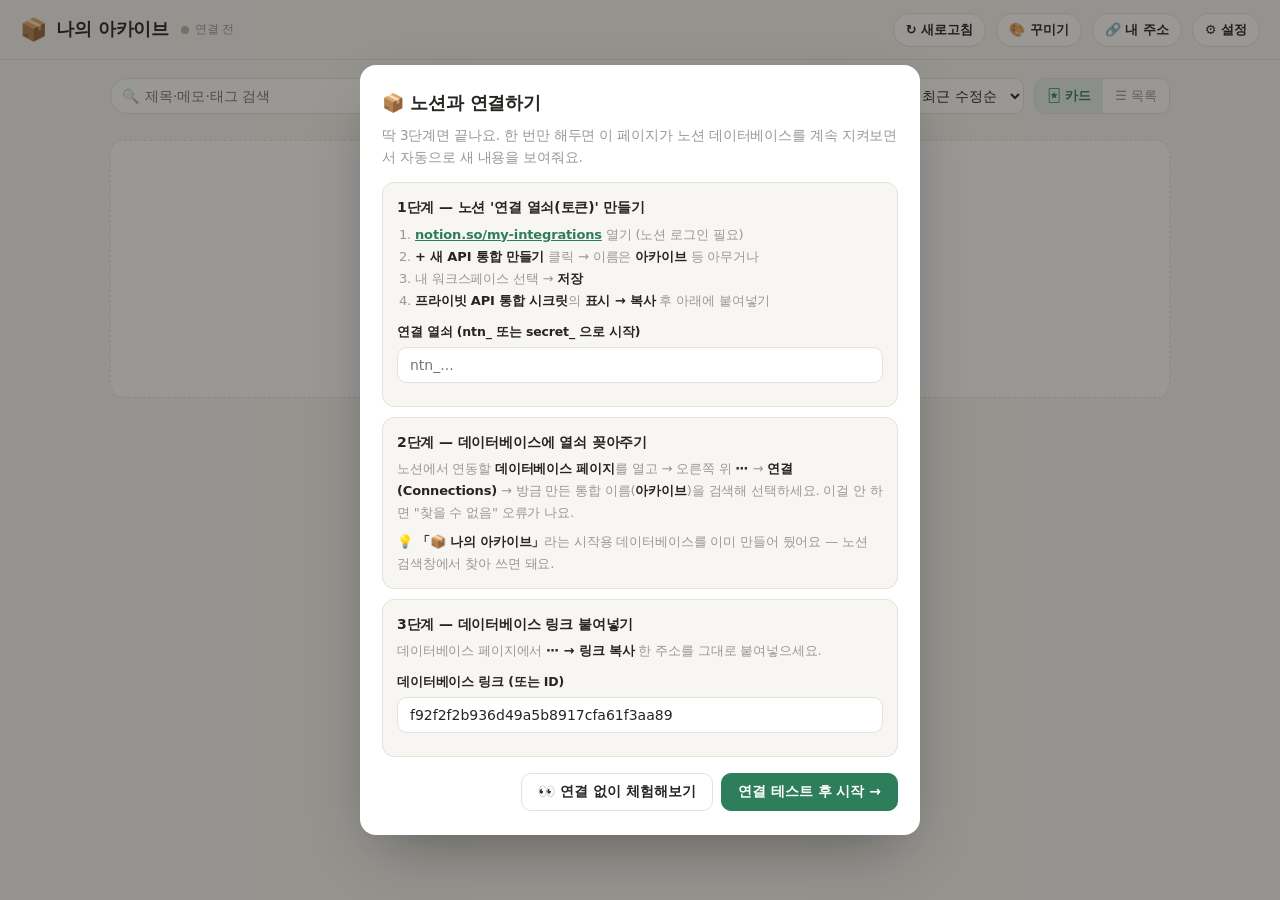
<file: archive.html>
<!DOCTYPE html>
<html lang="ko">
<head>
<meta charset="UTF-8">
<meta name="viewport" content="width=device-width, initial-scale=1.0">
<title>나의 아카이브</title>
<style>
  :root{
    --bg:#f7f6f3; --surface:#ffffff; --text:#262522; --muted:#8b8779;
    --accent:#2e7d5b; --accent-soft:#e3f0e9; --line:#e5e2d9;
    --radius:14px;
    --sans:"Pretendard Variable",Pretendard,-apple-system,BlinkMacSystemFont,"Apple SD Gothic Neo","Malgun Gothic","Noto Sans KR",system-ui,sans-serif;
    --shadow:0 1px 2px rgba(30,28,20,.05), 0 10px 26px -14px rgba(30,28,20,.18);
  }
  *{box-sizing:border-box;margin:0;padding:0}
  html{-webkit-text-size-adjust:100%}
  body{font-family:var(--sans); background:var(--bg); color:var(--text); font-size:15px; line-height:1.6; letter-spacing:-0.01em; min-height:100vh}
  button{font-family:inherit; cursor:pointer}
  input,select,textarea{font-family:inherit; font-size:14px; color:var(--text)}
  :focus-visible{outline:2px solid var(--accent); outline-offset:2px}
  .hidden{display:none !important}

  /* ===== 헤더 ===== */
  header.top{
    position:sticky; top:0; z-index:50; display:flex; align-items:center; gap:10px; flex-wrap:wrap;
    padding:12px 20px; background:color-mix(in srgb, var(--bg) 88%, transparent);
    -webkit-backdrop-filter:blur(10px); backdrop-filter:blur(10px); border-bottom:1px solid var(--line);
  }
  .brand{display:flex; align-items:center; gap:9px; min-width:0}
  .brand .emoji{font-size:22px}
  .brand h1{font-size:18px; font-weight:800; white-space:nowrap; overflow:hidden; text-overflow:ellipsis}
  .live{display:flex; align-items:center; gap:6px; font-size:12px; color:var(--muted); margin-left:2px}
  .dot{width:8px; height:8px; border-radius:50%; background:#b9b5a8; flex:none}
  .dot.on{background:#2fa46c; box-shadow:0 0 0 3px rgba(47,164,108,.18)}
  .dot.sync{background:#d9a013; animation:pulse 1s infinite}
  .dot.err{background:#c04f3f}
  @keyframes pulse{50%{opacity:.35}}
  .top .sp{flex:1}
  .tbtn{
    border:1px solid var(--line); background:var(--surface); color:var(--text);
    padding:7px 12px; border-radius:20px; font-size:13px; font-weight:650; transition:.14s;
  }
  .tbtn:hover{border-color:var(--accent); color:var(--accent)}
  .tbtn.primary{background:var(--accent); border-color:var(--accent); color:#fff}
  .tbtn.primary:hover{filter:brightness(.93); color:#fff}

  /* ===== 툴바 ===== */
  .toolbar{max-width:1100px; margin:18px auto 0; padding:0 20px; display:flex; gap:10px; flex-wrap:wrap; align-items:center}
  .search{flex:1; min-width:200px; position:relative}
  .search input{
    width:100%; padding:9px 13px 9px 34px; border-radius:22px; border:1px solid var(--line);
    background:var(--surface); font-size:14px;
  }
  .search .ic{position:absolute; left:12px; top:50%; transform:translateY(-50%); opacity:.45; font-size:14px}
  .toolbar select{padding:8px 10px; border-radius:10px; border:1px solid var(--line); background:var(--surface)}
  .vtoggle{display:flex; border:1px solid var(--line); border-radius:10px; overflow:hidden}
  .vtoggle button{border:0; background:var(--surface); padding:8px 12px; font-size:13px; color:var(--muted)}
  .vtoggle button.on{background:var(--accent-soft); color:var(--accent); font-weight:700}

  .chipbar{max-width:1100px; margin:10px auto 0; padding:0 20px; display:flex; gap:6px; flex-wrap:wrap; align-items:center}
  .chipbar .grp{font-size:11.5px; color:var(--muted); font-weight:700; margin:0 2px 0 6px}
  .chip{
    border:1px solid var(--line); background:var(--surface); border-radius:20px;
    padding:4px 11px; font-size:12.5px; font-weight:600; color:var(--text); opacity:.85; transition:.13s;
  }
  .chip:hover{border-color:var(--accent)}
  .chip.on{background:var(--accent); border-color:var(--accent); color:#fff; opacity:1}

  /* ===== 본문 ===== */
  main{max-width:1100px; margin:16px auto 80px; padding:0 20px}
  .count{font-size:12.5px; color:var(--muted); margin:2px 2px 10px}
  .grid{display:grid; grid-template-columns:repeat(auto-fill,minmax(250px,1fr)); gap:14px}
  .grid.list{grid-template-columns:1fr; gap:8px}

  .cardi{
    background:var(--surface); border:1px solid var(--line); border-radius:var(--radius);
    overflow:hidden; box-shadow:var(--shadow); display:flex; flex-direction:column;
    transition:transform .15s, box-shadow .15s;
  }
  .cardi:hover{transform:translateY(-2px)}
  .cardi .cover{width:100%; height:130px; object-fit:cover; display:block; border-bottom:1px solid var(--line)}
  .ci-body{padding:13px 14px 12px; display:flex; flex-direction:column; gap:8px; flex:1}
  .ci-top{display:flex; gap:8px; align-items:flex-start}
  .ci-top .icon{font-size:18px; line-height:1.3; flex:none}
  .ci-top h3{font-size:15px; font-weight:750; line-height:1.4; flex:1; word-break:break-word}
  .ci-top .star{flex:none; font-size:14px}
  .tags{display:flex; gap:5px; flex-wrap:wrap}
  .tag{font-size:11.5px; font-weight:650; padding:2.5px 9px; border-radius:12px; white-space:nowrap}
  .memo{font-size:13px; color:var(--muted); line-height:1.55; word-break:break-word;
    display:-webkit-box; -webkit-line-clamp:3; -webkit-box-orient:vertical; overflow:hidden}
  .ci-extra{display:flex; flex-direction:column; gap:3px; font-size:12.5px; color:var(--muted)}
  .ci-extra b{font-weight:650; color:var(--text); opacity:.75}
  .ci-foot{margin-top:auto; padding-top:9px; border-top:1px dashed var(--line); display:flex; align-items:center; gap:8px; flex-wrap:wrap}
  .ci-foot .date{font-size:12px; color:var(--muted); flex:1; white-space:nowrap}
  .mini{
    font-size:12px; font-weight:700; text-decoration:none; border-radius:14px; padding:4px 10px;
    background:var(--accent-soft); color:var(--accent); border:0; display:inline-block;
  }
  .mini:hover{filter:brightness(.95)}
  .grid.list .cardi{flex-direction:row; align-items:center}
  .grid.list .cover{width:86px; height:64px; border-bottom:0; border-right:1px solid var(--line); flex:none}
  .grid.list .ci-body{flex-direction:row; align-items:center; gap:12px; padding:10px 14px; flex-wrap:wrap}
  .grid.list .ci-top{flex:1 1 240px}
  .grid.list .memo{-webkit-line-clamp:1; flex:2 1 200px}
  .grid.list .ci-extra{display:none}
  .grid.list .ci-foot{margin:0; padding:0; border:0}

  .empty{
    text-align:center; padding:70px 20px; color:var(--muted); background:var(--surface);
    border:1.5px dashed var(--line); border-radius:var(--radius);
  }
  .empty .big{font-size:36px; margin-bottom:10px}

  /* ===== 배너 ===== */
  .banner{
    max-width:1100px; margin:14px auto 0; padding:12px 16px; border-radius:12px; font-size:13.5px; line-height:1.6;
    display:flex; gap:10px; align-items:flex-start;
  }
  .banner.warn{background:#fdf3e2; border:1px solid #ecd9b0; color:#7a5b1d}
  .banner.err{background:#fbeae7; border:1px solid #eccfc8; color:#8c3527}
  .banner.info{background:var(--accent-soft); border:1px solid var(--line); color:var(--text)}
  .banner .bx{flex:1}
  .banner button{border:0; background:transparent; font-size:15px; color:inherit; opacity:.6}
  @media(max-width:640px){ .banner{margin-left:14px; margin-right:14px} }

  /* ===== 모달 ===== */
  .backdrop{
    position:fixed; inset:0; background:rgba(30,28,20,.45); z-index:100;
    display:flex; align-items:flex-start; justify-content:center; padding:24px 14px; overflow-y:auto;
  }
  .modal{
    background:var(--surface); border-radius:16px; box-shadow:0 24px 60px -20px rgba(0,0,0,.4);
    width:100%; max-width:560px; padding:24px 22px; margin:auto 0;
  }
  .modal h2{font-size:18px; font-weight:800; margin-bottom:6px}
  .modal .desc{font-size:13.5px; color:var(--muted); margin-bottom:14px; line-height:1.65}
  .step{
    border:1px solid var(--line); border-radius:12px; padding:13px 14px; margin-bottom:10px; background:var(--bg);
  }
  .step h4{font-size:14px; font-weight:750; margin-bottom:5px}
  .step p, .step li{font-size:13px; color:var(--muted); line-height:1.7}
  .step ol{padding-left:18px; margin:4px 0}
  .step a{color:var(--accent); font-weight:700}
  .step b{color:var(--text)}
  .field{display:block; margin:10px 0}
  .field span{display:block; font-size:12.5px; font-weight:700; margin-bottom:5px; color:var(--text)}
  .field input[type=text], .field input[type=password], .field select{
    width:100%; padding:9px 12px; border:1px solid var(--line); border-radius:10px; background:var(--surface);
  }
  .fnote{font-size:12px; color:var(--muted); margin-top:4px; line-height:1.6}
  .m-actions{display:flex; gap:8px; justify-content:flex-end; margin-top:16px; flex-wrap:wrap}
  .btn{border:1px solid var(--line); background:var(--surface); color:var(--text); padding:9px 16px; border-radius:10px; font-size:14px; font-weight:650}
  .btn.primary{background:var(--accent); border-color:var(--accent); color:#fff}
  .btn.danger{background:#fbeae7; border-color:#eccfc8; color:#a03d2d}
  .testout{font-size:13px; margin-top:10px; line-height:1.6}
  .testout.ok{color:#1f7a4d; font-weight:700}
  .testout.bad{color:#a03d2d}
  details{margin-top:12px; font-size:13px}
  details summary{cursor:pointer; font-weight:700; color:var(--muted)}
  details .step{margin-top:8px}
  code.k{background:var(--bg); border:1px solid var(--line); padding:1px 6px; border-radius:6px; font-size:12px; word-break:break-all}

  /* 테마 편집 */
  .presets{display:flex; gap:8px; flex-wrap:wrap; margin-bottom:14px}
  .preset{border:2px solid var(--line); border-radius:12px; padding:6px 10px 5px; background:var(--surface); text-align:center}
  .preset.on{border-color:var(--accent)}
  .preset .sw{display:flex; gap:3px; margin-bottom:4px}
  .preset .sw i{width:16px; height:16px; border-radius:5px; display:block; border:1px solid rgba(0,0,0,.08)}
  .preset .nm{font-size:11.5px; font-weight:700; color:var(--muted)}
  .crow{display:flex; align-items:center; gap:10px; padding:7px 2px; border-bottom:1px dashed var(--line)}
  .crow label{flex:1; font-size:13.5px; font-weight:650}
  .crow .hex{font-size:12px; color:var(--muted); width:70px; text-align:right}
  .crow input[type=color]{width:42px; height:30px; border:1px solid var(--line); border-radius:8px; background:var(--surface); padding:2px}
  .rrow{display:flex; align-items:center; gap:12px; padding:12px 2px 4px}
  .rrow input[type=range]{flex:1; accent-color:var(--accent)}

  .urlprev{
    background:var(--bg); border:1px solid var(--line); border-radius:10px; padding:10px 12px;
    font-size:12.5px; word-break:break-all; margin-top:8px; color:var(--accent); font-weight:650;
  }

  /* 토스트 */
  #toast{
    position:fixed; left:50%; bottom:26px; transform:translateX(-50%); z-index:200;
    background:#2c2a24; color:#f5f3ec; padding:10px 18px; border-radius:22px; font-size:13.5px;
    box-shadow:0 10px 30px rgba(0,0,0,.3); max-width:88vw; text-align:center;
    opacity:0; pointer-events:none; transition:opacity .25s;
  }
  #toast.show{opacity:1}

  @media(max-width:640px){
    header.top{padding:10px 14px}
    .toolbar,.chipbar,main{padding-left:14px; padding-right:14px}
    .brand h1{font-size:16px}
  }
</style>
</head>
<body>

<header class="top">
  <div class="brand">
    <span class="emoji" id="h-emoji">📦</span>
    <h1 id="h-name">나의 아카이브</h1>
  </div>
  <div class="live"><span class="dot" id="dot"></span><span id="live-txt">연결 전</span></div>
  <div class="sp"></div>
  <button class="tbtn" id="b-refresh" title="지금 바로 노션과 동기화">↻ 새로고침</button>
  <button class="tbtn" id="b-theme">🎨 꾸미기</button>
  <button class="tbtn" id="b-url">🔗 내 주소</button>
  <button class="tbtn" id="b-set">⚙️ 설정</button>
</header>

<div id="banner-slot"></div>

<div class="toolbar">
  <div class="search"><span class="ic">🔍</span><input type="search" id="q" placeholder="제목·메모·태그 검색"></div>
  <select id="sort">
    <option value="edited">최근 수정순</option>
    <option value="created">최근 저장순</option>
    <option value="title">가나다순</option>
  </select>
  <div class="vtoggle">
    <button id="v-card" class="on">🃏 카드</button>
    <button id="v-list">☰ 목록</button>
  </div>
</div>
<div class="chipbar" id="chips"></div>

<main>
  <div class="count" id="count"></div>
  <div class="grid" id="grid"></div>
  <div class="empty hidden" id="empty">
    <div class="big">🗂️</div>
    <p id="empty-msg">아직 표시할 기록이 없어요.<br>노션 데이터베이스에 기록을 추가해 보세요 — 여기 자동으로 나타나요.</p>
  </div>
</main>

<!-- ===== 처음 연결 마법사 ===== -->
<div class="backdrop hidden" id="m-setup">
  <div class="modal">
    <h2>📦 노션과 연결하기</h2>
    <p class="desc">딱 3단계면 끝나요. 한 번만 해두면 이 페이지가 노션 데이터베이스를 계속 지켜보면서 자동으로 새 내용을 보여줘요.</p>

    <div class="step">
      <h4>1단계 — 노션 '연결 열쇠(토큰)' 만들기</h4>
      <ol>
        <li><a href="https://www.notion.so/my-integrations" target="_blank" rel="noopener">notion.so/my-integrations</a> 열기 (노션 로그인 필요)</li>
        <li><b>+ 새 API 통합 만들기</b> 클릭 → 이름은 <b>아카이브</b> 등 아무거나</li>
        <li>내 워크스페이스 선택 → <b>저장</b></li>
        <li><b>프라이빗 API 통합 시크릿</b>의 <b>표시 → 복사</b> 후 아래에 붙여넣기</li>
      </ol>
      <label class="field"><span>연결 열쇠 (ntn_ 또는 secret_ 으로 시작)</span>
        <input type="password" id="su-token" placeholder="ntn_..." autocomplete="off">
      </label>
    </div>

    <div class="step">
      <h4>2단계 — 데이터베이스에 열쇠 꽂아주기</h4>
      <p>노션에서 연동할 <b>데이터베이스 페이지</b>를 열고 → 오른쪽 위 <b>⋯</b> → <b>연결(Connections)</b> → 방금 만든 통합 이름(<b>아카이브</b>)을 검색해 선택하세요. 이걸 안 하면 "찾을 수 없음" 오류가 나요.</p>
      <p style="margin-top:6px">💡 <b>「📦 나의 아카이브」</b>라는 시작용 데이터베이스를 이미 만들어 뒀어요 — 노션 검색창에서 찾아 쓰면 돼요.</p>
    </div>

    <div class="step">
      <h4>3단계 — 데이터베이스 링크 붙여넣기</h4>
      <p>데이터베이스 페이지에서 <b>⋯ → 링크 복사</b> 한 주소를 그대로 붙여넣으세요.</p>
      <label class="field"><span>데이터베이스 링크 (또는 ID)</span>
        <input type="text" id="su-db" placeholder="https://notion.so/..." autocomplete="off">
      </label>
    </div>

    <div class="testout hidden" id="su-out"></div>
    <div class="m-actions">
      <button class="btn" id="su-demo">👀 연결 없이 체험해보기</button>
      <button class="btn primary" id="su-go">연결 테스트 후 시작 →</button>
    </div>
  </div>
</div>

<!-- ===== 설정 ===== -->
<div class="backdrop hidden" id="m-set">
  <div class="modal">
    <h2>⚙️ 연결 설정</h2>
    <p class="desc">열쇠(토큰)와 링크는 <b>이 브라우저에만</b> 저장돼요. 주소 복사로 만든 링크에는 절대 포함되지 않아요.</p>
    <label class="field"><span>연결 열쇠 (토큰)</span><input type="password" id="st-token" placeholder="ntn_..." autocomplete="off"></label>
    <label class="field"><span>데이터베이스 링크 (또는 ID)</span><input type="text" id="st-db" autocomplete="off"></label>
    <label class="field"><span>자동 동기화 간격</span>
      <select id="st-poll">
        <option value="15">15초 — 거의 실시간</option>
        <option value="30" selected>30초 — 추천</option>
        <option value="60">1분</option>
        <option value="180">3분 — 데이터 아끼기</option>
      </select>
    </label>
    <details>
      <summary>고급 — 연결이 자꾸 실패할 때</summary>
      <div class="step">
        <p>노션은 웹페이지가 직접 데이터를 가져가는 걸 막아서, 중간에 <b>무료 중계 서버</b>를 거쳐요. 기본 중계 서버가 모두 막히면 아래에 나만의 중계 주소를 넣을 수 있어요 (Cloudflare Workers 등에서 CORS 프록시를 만들어 붙여넣기).</p>
        <label class="field"><span>나만의 중계 주소 (선택)</span><input type="text" id="st-proxy" placeholder="https://내프록시.workers.dev/?url="></label>
      </div>
    </details>
    <div class="testout hidden" id="st-out"></div>
    <div class="m-actions">
      <button class="btn danger" id="st-unlink">연결 끊기</button>
      <span style="flex:1"></span>
      <button class="btn" id="st-cancel">닫기</button>
      <button class="btn primary" id="st-save">테스트 후 저장</button>
    </div>
  </div>
</div>

<!-- ===== 꾸미기 ===== -->
<div class="backdrop hidden" id="m-theme">
  <div class="modal">
    <h2>🎨 내 마음대로 꾸미기</h2>
    <p class="desc">고르는 즉시 화면에 바로 적용돼요. 완성한 색은 「내 주소」 링크에도 함께 담겨요.</p>
    <div class="presets" id="presets"></div>
    <div id="crows"></div>
    <div class="rrow">
      <label style="font-size:13.5px; font-weight:650">모서리 둥글기</label>
      <input type="range" id="th-radius" min="0" max="26" step="1">
      <span class="hex" id="th-radius-v" style="font-size:12px; color:var(--muted)"></span>
    </div>
    <div class="m-actions">
      <button class="btn" id="th-reset">기본값으로</button>
      <span style="flex:1"></span>
      <button class="btn primary" id="th-done">완료</button>
    </div>
  </div>
</div>

<!-- ===== 내 주소 ===== -->
<div class="backdrop hidden" id="m-url">
  <div class="modal">
    <h2>🔗 나만의 주소 만들기</h2>
    <p class="desc">아카이브의 이름·이모지·주소 이름을 정하면 <b>나만의 고유 주소</b>가 완성돼요. 이 주소를 즐겨찾기 해두면 어디서든 내 색깔 그대로 열려요.</p>
    <label class="field"><span>아카이브 이름</span><input type="text" id="u-name" maxlength="24" placeholder="예: 재아의 영감 창고"></label>
    <label class="field"><span>대표 이모지 (1개)</span><input type="text" id="u-emoji" maxlength="4" placeholder="📦"></label>
    <label class="field"><span>고유 주소 이름 (영문·한글·숫자·하이픈)</span><input type="text" id="u-slug" maxlength="30" placeholder="예: jaea-archive">
      <div class="fnote">주소 뒤에 <code class="k">#/jaea-archive</code>처럼 붙어서 나만의 주소가 돼요.</div>
    </label>
    <div class="urlprev" id="u-prev"></div>
    <details>
      <summary>주소 앞부분(도메인)도 바꾸고 싶다면?</summary>
      <div class="step">
        <p>GitHub Pages 주소는 <code class="k">https://아이디.github.io/저장소이름/archive.html</code> 구조예요.</p>
        <ol>
          <li><b>저장소 이름</b>을 바꾸면 가운데 부분이 바뀌어요 (GitHub → Settings → Repository name)</li>
          <li><b>파일 이름</b>(archive.html)을 바꾸면 마지막 부분이 바뀌어요</li>
          <li>완전한 나만의 주소(예: archive.jaea.com)는 GitHub → Settings → Pages → <b>Custom domain</b>에서 내 도메인을 연결하면 돼요 (도메인 구입 필요)</li>
        </ol>
      </div>
    </details>
    <div class="m-actions">
      <button class="btn" id="u-cancel">닫기</button>
      <button class="btn primary" id="u-copy">💾 저장하고 주소 복사</button>
    </div>
  </div>
</div>

<div id="toast" role="status"></div>

<script>
"use strict";
/* =====================================================================
   센터 · 노션 아카이브 — 단일 파일 정적 앱
   노션 공식 API(브라우저 CORS 차단) → 무료 중계 서버 자동 전환으로 우회
   안전망: ① 여러 중계 서버 폴백 ② 마지막 성공 데이터 캐시 ③ 체험 모드
===================================================================== */

// ---------- 저장소 ----------
const LS_PREFIX = "senterArchive:";
const store = {
  get(k, d){ try{ const v = localStorage.getItem(LS_PREFIX+k); return v==null ? d : JSON.parse(v); }catch(e){ return d; } },
  set(k, v){
    try{ localStorage.setItem(LS_PREFIX+k, JSON.stringify(v)); return true; }
    catch(e){ toast("저장 공간이 가득 찼어요. 브라우저 사이트 데이터를 정리해 주세요."); return false; }
  },
  del(k){ localStorage.removeItem(LS_PREFIX+k); }
};

let cfg   = store.get("cfg",   { token:"", db:"", poll:30, proxy:"", route:0 });
let meta  = store.get("meta",  { name:"나의 아카이브", emoji:"📦", slug:"" });
let theme = store.get("theme", null);
let cache = store.get("cache", null); // {schema, pages, t}

// ---------- 테마 ----------
const THEME_KEYS = [
  ["bg","배경"], ["surface","카드"], ["text","글자"],
  ["accent","포인트"], ["accentSoft","포인트 배경"], ["line","테두리"]
];
const PRESETS = [
  { id:"oat",    nm:"오트밀",   bg:"#f7f6f3", surface:"#ffffff", text:"#262522", accent:"#2e7d5b", accentSoft:"#e3f0e9", line:"#e5e2d9", radius:14 },
  { id:"night",  nm:"미드나잇", bg:"#15171e", surface:"#1f222b", text:"#e8e6df", accent:"#7fb69b", accentSoft:"#263830", line:"#2b2f3a", radius:14 },
  { id:"latte",  nm:"라떼",     bg:"#f5efe6", surface:"#fffdf9", text:"#3a2f28", accent:"#a4693c", accentSoft:"#f3e3d3", line:"#e8ddcc", radius:16 },
  { id:"rose",   nm:"로즈",     bg:"#faf4f5", surface:"#ffffff", text:"#3b2a2e", accent:"#c25d7b", accentSoft:"#f7e3ea", line:"#eddfe2", radius:18 },
  { id:"ocean",  nm:"오션",     bg:"#f2f6f8", surface:"#ffffff", text:"#223038", accent:"#3574a0", accentSoft:"#e0edf5", line:"#dde7ec", radius:12 },
];
function curTheme(){ return Object.assign({}, PRESETS[0], theme || {}); }
function applyTheme(){
  const t = curTheme(), r = document.documentElement.style;
  r.setProperty("--bg", t.bg); r.setProperty("--surface", t.surface); r.setProperty("--text", t.text);
  r.setProperty("--accent", t.accent); r.setProperty("--accent-soft", t.accentSoft); r.setProperty("--line", t.line);
  r.setProperty("--radius", (t.radius ?? 14)+"px");
  const mut = mixHex(t.text, t.bg, .45); r.setProperty("--muted", mut);
}
function mixHex(a, b, w){ // a·b: #rrggbb, w: a 비율
  const pa = hex2rgb(a), pb = hex2rgb(b);
  const m = pa.map((v,i)=>Math.round(v*w + pb[i]*(1-w)));
  return "#"+m.map(v=>v.toString(16).padStart(2,"0")).join("");
}
function hex2rgb(h){ h=h.replace("#",""); if(h.length===3) h=h.split("").map(c=>c+c).join(""); return [0,2,4].map(i=>parseInt(h.slice(i,i+2),16)||0); }

// ---------- 유틸 ----------
const $ = s => document.querySelector(s);
const esc = s => String(s ?? "").replace(/[&<>"']/g, c => ({"&":"&amp;","<":"&lt;",">":"&gt;",'"':"&quot;","'":"&#39;"}[c]));
let toastTimer = null;
function toast(msg){
  const t = $("#toast"); t.textContent = msg; t.classList.add("show");
  clearTimeout(toastTimer); toastTimer = setTimeout(()=>t.classList.remove("show"), 3200);
}
function b64uEnc(s){ return btoa(unescape(encodeURIComponent(s))).replace(/\+/g,"-").replace(/\//g,"_").replace(/=+$/,""); }
function b64uDec(s){ s = s.replace(/-/g,"+").replace(/_/g,"/"); while(s.length%4) s+="="; return decodeURIComponent(escape(atob(s))); }
function fmtDate(iso, withTime){
  if(!iso) return "";
  const d = new Date(iso); if(isNaN(d)) return iso;
  let out = `${d.getFullYear()}.${d.getMonth()+1}.${d.getDate()}`;
  if(withTime && /T\d/.test(iso)) out += ` ${String(d.getHours()).padStart(2,"0")}:${String(d.getMinutes()).padStart(2,"0")}`;
  return out;
}
function parseDbId(input){
  const m = String(input||"").replace(/-/g,"").match(/[0-9a-f]{32}/i);
  return m ? m[0].toLowerCase() : "";
}

// 노션 태그 색상 → 화면 색
const NCOLOR = {
  default:["#eceae4","#57544c"], gray:["#e8e8e6","#5a5a56"], brown:["#efe4da","#7a5a43"],
  orange:["#fbe7d2","#a05c1c"], yellow:["#faf0cf","#8a6d17"], green:["#e0efe4","#2e6b45"],
  blue:["#ddebf5","#2b5f8a"], purple:["#eae2f5","#6543a0"], pink:["#f7e0ea","#a13a6d"], red:["#fbe0dc","#a03d33"]
};
function tagHtml(name, color){
  const c = NCOLOR[color] || NCOLOR.default;
  return `<span class="tag" style="background:${c[0]};color:${c[1]}">${esc(name)}</span>`;
}

// ---------- 노션 API (중계 서버 폴백) ----------
const NOTION_VER = "2022-06-28";
function routes(){
  const list = [
    { nm:"corsproxy.io",  wrap:u=>"https://corsproxy.io/?url="+encodeURIComponent(u) },
    { nm:"cors.eu.org",   wrap:u=>"https://cors.eu.org/"+u },
    { nm:"workers.dev",   wrap:u=>"https://test.cors.workers.dev/?"+u },
    { nm:"직접 연결",     wrap:u=>u },
  ];
  const p = (cfg.proxy||"").trim();
  if(p){
    const wrap = /[?=]$/.test(p) ? (u=>p+encodeURIComponent(u)) : (u=>p.replace(/\/$/,"")+"/"+u);
    list.unshift({ nm:"내 중계 서버", wrap });
  }
  return list;
}
let lastRouteName = "";
async function notionApi(path, opt = {}){
  const url = "https://api.notion.com/v1/" + path;
  const rs = routes();
  const start = Math.min(cfg.route || 0, rs.length-1);
  let lastErr = null;
  for(let i=0; i<rs.length; i++){
    const r = rs[(start+i) % rs.length];
    const ctrl = new AbortController();
    const tm = setTimeout(()=>ctrl.abort(), 15000);
    try{
      const res = await fetch(r.wrap(url), {
        method: opt.method || "GET",
        headers: {
          "Authorization": "Bearer " + cfg.token,
          "Notion-Version": NOTION_VER,
          ...(opt.body ? {"Content-Type":"application/json"} : {})
        },
        body: opt.body ? JSON.stringify(opt.body) : undefined,
        signal: ctrl.signal
      });
      clearTimeout(tm);
      // 4xx는 노션이 직접 준 대답 → 중계 서버 문제가 아니므로 그대로 전달
      if(res.status >= 400 && res.status < 500 && res.status !== 403 && res.status !== 407 && res.status !== 429){
        const j = await res.json().catch(()=>({}));
        throw { notion:true, status:res.status, code:j.code, message:j.message };
      }
      if(!res.ok) throw new Error("relay "+res.status);
      const data = await res.json();
      if(data && data.object === "error") throw { notion:true, status:data.status, code:data.code, message:data.message };
      cfg.route = (start+i) % rs.length; lastRouteName = r.nm;
      return data;
    }catch(e){
      clearTimeout(tm);
      if(e && e.notion) throw e;   // 진짜 노션 오류는 즉시 보고
      lastErr = e;                 // 통로 문제 → 다음 중계 서버 시도
    }
  }
  throw { relay:true, message: lastErr ? String(lastErr.message||lastErr) : "연결 실패" };
}

function friendlyError(e){
  if(e && e.notion){
    if(e.status === 401) return "🔑 연결 열쇠(토큰)가 맞지 않아요. ⚙️ 설정에서 토큰을 다시 붙여넣어 주세요 (앞뒤 공백 주의).";
    if(e.status === 404) return "🔍 데이터베이스를 못 찾았어요. 노션에서 그 데이터베이스 페이지 → 오른쪽 위 ⋯ → <b>연결(Connections)</b>에 내 통합을 추가했는지 확인해 주세요.";
    if(e.status === 429) return "⏳ 노션이 잠시 쉬어 달래요. 잠시 후 자동으로 다시 시도해요.";
    return "노션 응답 오류: " + esc(e.message || e.code || e.status);
  }
  return "🌐 연결 통로가 모두 막혔어요. 인터넷 연결을 확인하거나, 잠시 후 ↻ 새로고침을 눌러 주세요. 계속 안 되면 ⚙️ 설정 → 고급에서 나만의 중계 주소를 넣을 수 있어요.";
}

// ---------- 데이터 정규화 ----------
function plainRich(arr){ return (arr||[]).map(t=>t.plain_text||"").join(""); }
function normProp(p){
  switch(p.type){
    case "title":        return { t:"title", v: plainRich(p.title) };
    case "rich_text":    return { t:"text",  v: plainRich(p.rich_text) };
    case "select":       return { t:"tags",  v: p.select ? [{n:p.select.name, c:p.select.color}] : [] };
    case "status":       return { t:"tags",  v: p.status ? [{n:p.status.name, c:p.status.color}] : [] };
    case "multi_select": return { t:"tags",  v: (p.multi_select||[]).map(o=>({n:o.name, c:o.color})) };
    case "date":         return { t:"date",  v: p.date ? {s:p.date.start, e:p.date.end} : null };
    case "url":          return { t:"url",   v: p.url || "" };
    case "email":        return { t:"text",  v: p.email || "" };
    case "phone_number": return { t:"text",  v: p.phone_number || "" };
    case "number":       return { t:"text",  v: p.number == null ? "" : String(p.number) };
    case "checkbox":     return { t:"check", v: !!p.checkbox };
    case "people":       return { t:"text",  v: (p.people||[]).map(u=>u.name||"").filter(Boolean).join(", ") };
    case "files": {
      const fs = (p.files||[]).map(f => ({ name:f.name, url:(f.file&&f.file.url)||(f.external&&f.external.url)||"" }));
      return { t:"files", v: fs };
    }
    case "created_time":     return { t:"date", v:{s:p.created_time} };
    case "last_edited_time": return { t:"date", v:{s:p.last_edited_time} };
    case "unique_id":        return { t:"text", v: p.unique_id ? (p.unique_id.prefix?p.unique_id.prefix+"-":"")+p.unique_id.number : "" };
    case "formula": {
      const f = p.formula || {};
      if(f.type==="string")  return { t:"text",  v:f.string||"" };
      if(f.type==="number")  return { t:"text",  v:f.number==null?"":String(f.number) };
      if(f.type==="boolean") return { t:"check", v:!!f.boolean };
      if(f.type==="date")    return { t:"date",  v:f.date?{s:f.date.start,e:f.date.end}:null };
      return { t:"text", v:"" };
    }
    default: return { t:"text", v:"" };
  }
}
function normPage(pg){
  const props = [];
  let title = "(제목 없음)";
  for(const [name, p] of Object.entries(pg.properties||{})){
    const np = normProp(p);
    if(np.t==="title"){ title = np.v || title; continue; }
    props.push({ name, ...np });
  }
  let cover = "";
  if(pg.cover) cover = (pg.cover.external&&pg.cover.external.url) || (pg.cover.file&&pg.cover.file.url) || "";
  if(!cover){
    const imgProp = props.find(p=>p.t==="files" && p.v.some(f=>/\.(png|jpe?g|gif|webp|avif)(\?|$)/i.test(f.url)));
    if(imgProp) cover = imgProp.v.find(f=>/\.(png|jpe?g|gif|webp|avif)(\?|$)/i.test(f.url)).url;
  }
  const icon = pg.icon && pg.icon.type==="emoji" ? pg.icon.emoji : "";
  return {
    id: pg.id, title, icon, cover, props,
    url: pg.url || "",
    created: pg.created_time, edited: pg.last_edited_time
  };
}

// ---------- 동기화 ----------
let pages = [];      // 정규화된 카드들
let dbTitle = "";
let schemaOpts = []; // [{prop, type, options:[{n,c}]}] 필터 칩용
let demo = false;
let lastSync = 0;
let pollTimer = null;
let syncing = false;

function setDot(state, txt){
  const d = $("#dot");
  d.className = "dot " + (state||"");
  $("#live-txt").textContent = txt;
}
function tickLiveText(){
  if(demo){ setDot("on","체험 모드"); return; }
  if(syncing || !lastSync) return;
  const s = Math.round((Date.now()-lastSync)/1000);
  setDot("on", "실시간 연동 중 · " + (s<5 ? "방금 동기화" : s<60 ? s+"초 전" : Math.floor(s/60)+"분 전"));
}
setInterval(tickLiveText, 5000);

async function sync(manual){
  if(demo || syncing || !cfg.token || !cfg.db) return;
  syncing = true;
  setDot("sync","동기화 중…");
  try{
    const db = await notionApi("databases/"+cfg.db);
    let raw = [], cursor;
    for(let i=0; i<3; i++){
      const body = { page_size:100, sorts:[{timestamp:"last_edited_time", direction:"descending"}] };
      if(cursor) body.start_cursor = cursor;
      const r = await notionApi("databases/"+cfg.db+"/query", {method:"POST", body});
      raw.push(...(r.results||[]));
      if(!r.has_more) break;
      cursor = r.next_cursor;
    }
    const fresh = raw.map(normPage);
    // 변경 감지
    const before = new Map(pages.map(p=>[p.id, p.edited]));
    let changed = 0;
    if(before.size){
      for(const p of fresh) if(!before.has(p.id) || before.get(p.id)!==p.edited) changed++;
      if(fresh.length < pages.length) changed += pages.length - fresh.length;
    }
    pages = fresh;
    dbTitle = plainRich(db.title) || "";
    schemaOpts = [];
    for(const [name, p] of Object.entries(db.properties||{})){
      if(p.type==="select" && p.select)             schemaOpts.push({prop:name, type:"tags",  options:p.select.options.map(o=>({n:o.name,c:o.color}))});
      else if(p.type==="multi_select" && p.multi_select) schemaOpts.push({prop:name, type:"tags", options:p.multi_select.options.map(o=>({n:o.name,c:o.color}))});
      else if(p.type==="status" && p.status)        schemaOpts.push({prop:name, type:"tags",  options:(p.status.options||[]).map(o=>({n:o.name,c:o.color}))});
      else if(p.type==="checkbox")                  schemaOpts.push({prop:name, type:"check", options:[]});
    }
    lastSync = Date.now();
    store.set("cache", { pages: pages.slice(0,300), schemaOpts, dbTitle, t:lastSync });
    clearBanner();
    renderChips(); render();
    tickLiveText(); setDot("on", "실시간 연동 중 · 방금 동기화");
    if(manual) toast("✅ 노션과 동기화했어요 ("+lastRouteName+" 경유)");
    else if(before.size && changed>0) toast("🔄 노션에서 바뀐 내용 "+changed+"건을 반영했어요");
  }catch(e){
    setDot("err","연결 오류");
    if(pages.length || (cache && cache.pages && cache.pages.length)){
      showBanner("warn", friendlyError(e) + "<br>지금은 <b>마지막으로 성공한 데이터</b>를 보여주고 있어요.");
      if(!pages.length){ restoreCache(); render(); renderChips(); }
    }else{
      showBanner("err", friendlyError(e));
    }
  }finally{
    syncing = false;
  }
}
function restoreCache(){
  if(!cache) return;
  pages = cache.pages || [];
  schemaOpts = cache.schemaOpts || [];
  dbTitle = cache.dbTitle || "";
  lastSync = cache.t || 0;
}
function startPolling(){
  clearInterval(pollTimer);
  const sec = Math.max(15, Number(cfg.poll)||30);
  pollTimer = setInterval(()=>{ if(!document.hidden) sync(false); }, sec*1000);
}
document.addEventListener("visibilitychange", ()=>{
  if(!document.hidden && !demo && cfg.token && Date.now()-lastSync > 10000) sync(false);
});

// ---------- 배너 ----------
function showBanner(kind, html){
  $("#banner-slot").innerHTML =
    `<div class="banner ${kind}"><div class="bx">${html}</div><button onclick="this.parentElement.remove()" aria-label="닫기">✕</button></div>`;
}
function clearBanner(){ $("#banner-slot").innerHTML = ""; }

// ---------- 필터/렌더 ----------
let q = "", sortBy = "edited", view = store.get("view","card");
let activeFilters = {}; // {propName: Set}

function renderChips(){
  const box = $("#chips");
  let html = "";
  for(const g of schemaOpts){
    if(g.type==="check"){
      const on = activeFilters[g.prop] && activeFilters[g.prop].has("__YES__");
      html += `<button class="chip ${on?"on":""}" data-prop="${esc(g.prop)}" data-val="__YES__">✔ ${esc(g.prop)}</button>`;
      continue;
    }
    if(!g.options.length) continue;
    html += `<span class="grp">${esc(g.prop)}</span>`;
    for(const o of g.options){
      const on = activeFilters[g.prop] && activeFilters[g.prop].has(o.n);
      html += `<button class="chip ${on?"on":""}" data-prop="${esc(g.prop)}" data-val="${esc(o.n)}">${esc(o.n)}</button>`;
    }
  }
  box.innerHTML = html;
  box.querySelectorAll(".chip").forEach(ch=>{
    ch.addEventListener("click", ()=>{
      const p = ch.dataset.prop, v = ch.dataset.val;
      activeFilters[p] = activeFilters[p] || new Set();
      activeFilters[p].has(v) ? activeFilters[p].delete(v) : activeFilters[p].add(v);
      if(!activeFilters[p].size) delete activeFilters[p];
      renderChips(); render();
    });
  });
}

function matches(pg){
  if(q){
    const hay = (pg.title + " " + pg.props.map(p=>{
      if(p.t==="text") return p.v;
      if(p.t==="tags") return p.v.map(t=>t.n).join(" ");
      return "";
    }).join(" ")).toLowerCase();
    if(!hay.includes(q)) return false;
  }
  for(const [prop, set] of Object.entries(activeFilters)){
    const pp = pg.props.find(p=>p.name===prop);
    if(set.has("__YES__")){ if(!pp || pp.t!=="check" || !pp.v) return false; continue; }
    if(!pp || pp.t!=="tags" || !pp.v.some(t=>set.has(t.n))) return false;
  }
  return true;
}
function sorted(list){
  const l = [...list];
  if(sortBy==="title")   l.sort((a,b)=>a.title.localeCompare(b.title,"ko"));
  if(sortBy==="created") l.sort((a,b)=>String(b.created).localeCompare(String(a.created)));
  if(sortBy==="edited")  l.sort((a,b)=>String(b.edited).localeCompare(String(a.edited)));
  return l;
}

function cardHtml(pg){
  const tags = pg.props.filter(p=>p.t==="tags" && p.v.length).flatMap(p=>p.v);
  const memoP = pg.props.find(p=>p.t==="text" && p.v);
  const dateP = pg.props.find(p=>p.name!=="" && p.t==="date" && p.v && p.v.s);
  const urlP  = pg.props.find(p=>p.t==="url" && p.v);
  const starP = pg.props.find(p=>p.t==="check" && p.v);
  const extras = pg.props.filter(p=>p.t==="text" && p.v && p!==memoP).slice(0,2);
  const fileP = pg.props.find(p=>p.t==="files" && p.v.length);

  let d = "";
  if(dateP){ d = fmtDate(dateP.v.s); if(dateP.v.e) d += " → "+fmtDate(dateP.v.e); }
  else d = fmtDate(pg.edited);

  return `<article class="cardi" data-id="${esc(pg.id)}">
    ${pg.cover ? `<img class="cover" src="${esc(pg.cover)}" alt="" loading="lazy" onerror="this.remove()">` : ""}
    <div class="ci-body">
      <div class="ci-top">
        ${pg.icon ? `<span class="icon">${esc(pg.icon)}</span>` : ""}
        <h3>${esc(pg.title)}</h3>
        ${starP ? `<span class="star" title="${esc(starP.name)}">⭐</span>` : ""}
      </div>
      ${tags.length ? `<div class="tags">${tags.map(t=>tagHtml(t.n,t.c)).join("")}</div>` : ""}
      ${memoP ? `<p class="memo">${esc(memoP.v)}</p>` : ""}
      ${extras.length ? `<div class="ci-extra">${extras.map(p=>`<span><b>${esc(p.name)}</b> ${esc(p.v)}</span>`).join("")}</div>` : ""}
      <div class="ci-foot">
        <span class="date">🗓 ${esc(d)}</span>
        ${urlP ? `<a class="mini" href="${esc(urlP.v)}" target="_blank" rel="noopener">🔗 링크</a>` : ""}
        ${fileP && !urlP ? `<a class="mini" href="${esc(fileP.v[0].url)}" target="_blank" rel="noopener">📎 파일</a>` : ""}
        ${pg.url ? `<a class="mini" href="${esc(pg.url)}" target="_blank" rel="noopener">노션에서 열기 ↗</a>` : ""}
      </div>
    </div>
  </article>`;
}

function render(){
  const list = sorted(pages.filter(matches));
  $("#grid").className = "grid" + (view==="list" ? " list" : "");
  $("#grid").innerHTML = list.map(cardHtml).join("");
  $("#empty").classList.toggle("hidden", list.length>0);
  if(!list.length){
    $("#empty-msg").innerHTML = (q || Object.keys(activeFilters).length)
      ? "조건에 맞는 기록이 없어요.<br>검색어나 필터를 지워보세요."
      : "아직 표시할 기록이 없어요.<br>노션 데이터베이스에 기록을 추가해 보세요 — 여기 자동으로 나타나요.";
  }
  $("#count").textContent = pages.length
    ? `${dbTitle ? "「"+dbTitle+"」 · " : ""}전체 ${pages.length}개 중 ${list.length}개 표시${pages.length>=300 ? " (최근 300개까지 보여요)" : ""}`
    : "";
}

// ---------- 헤더/메타/주소 ----------
function applyMeta(){
  $("#h-name").textContent = meta.name || "나의 아카이브";
  $("#h-emoji").textContent = meta.emoji || "📦";
  document.title = (meta.emoji ? meta.emoji+" " : "") + (meta.name || "나의 아카이브");
}
function baseUrl(){ return location.href.split("#")[0]; }
function buildShareUrl(){
  const payload = b64uEnc(JSON.stringify({ m:meta, th:curTheme() }));
  const slug = meta.slug ? encodeURIComponent(meta.slug) : "";
  return baseUrl() + "#/" + slug + "?c=" + payload;
}
function syncHash(){
  const slug = meta.slug ? encodeURIComponent(meta.slug) : "";
  try{ history.replaceState(null, "", baseUrl() + (slug ? "#/"+slug : "#")); }catch(e){}
}
function readHash(){
  const h = location.hash || "";
  const m = h.match(/^#\/([^?]*)(?:\?(.*))?$/);
  if(!m) return;
  const slug = decodeURIComponent(m[1]||"");
  const qs = new URLSearchParams(m[2]||"");
  const c = qs.get("c");
  if(c){
    try{
      const data = JSON.parse(b64uDec(c));
      if(data.m){ meta = Object.assign({}, meta, data.m); store.set("meta", meta); }
      if(data.th){ theme = data.th; store.set("theme", theme); }
      toast("🎨 주소에 담긴 디자인을 불러왔어요");
    }catch(e){}
  }else if(slug && !meta.slug){
    meta.slug = slug; store.set("meta", meta);
  }
}

// ---------- 체험 모드 ----------
const DEMO_PAGES = [
  { id:"d1", title:"아카이브 시작! 노션과 연결하면 진짜 데이터가 보여요", icon:"✨", cover:"",
    props:[ {name:"분류",t:"tags",v:[{n:"기타",c:"gray"}]}, {name:"태그",t:"tags",v:[{n:"리빙",c:"green"}]},
      {name:"메모",t:"text",v:"이건 체험용 가짜 데이터예요. ⚙️ 설정에서 노션을 연결해 보세요."},
      {name:"날짜",t:"date",v:{s:"2026-07-07"}}, {name:"즐겨찾기",t:"check",v:true} ],
    url:"", created:"2026-07-07T09:00:00Z", edited:"2026-07-07T09:00:00Z" },
  { id:"d2", title:"릴스 레퍼런스 — 오트밀 톤 주방 정리", icon:"💡", cover:"",
    props:[ {name:"분류",t:"tags",v:[{n:"레퍼런스",c:"blue"}]}, {name:"태그",t:"tags",v:[{n:"인스타",c:"pink"},{n:"릴스",c:"purple"}]},
      {name:"메모",t:"text",v:"도입 3초에 완성 컷 먼저 보여주는 구성이 좋았음."},
      {name:"링크",t:"url",v:"https://www.instagram.com/"}, {name:"날짜",t:"date",v:{s:"2026-07-06"}} ],
    url:"", created:"2026-07-06T09:00:00Z", edited:"2026-07-06T12:00:00Z" },
  { id:"d3", title:"글감 메모 — 수납 바구니 하나로 달라지는 선반", icon:"📝", cover:"",
    props:[ {name:"분류",t:"tags",v:[{n:"영감",c:"yellow"}]}, {name:"태그",t:"tags",v:[{n:"글쓰기",c:"blue"},{n:"리빙",c:"green"}]},
      {name:"메모",t:"text",v:"비포/애프터 두 장이면 충분. 캡션은 '오늘 딱 한 칸만' 컨셉."},
      {name:"날짜",t:"date",v:{s:"2026-07-05"}} ],
    url:"", created:"2026-07-05T09:00:00Z", edited:"2026-07-05T10:00:00Z" },
];
const DEMO_SCHEMA = [
  {prop:"분류", type:"tags", options:[{n:"영감",c:"yellow"},{n:"레퍼런스",c:"blue"},{n:"꿀팁",c:"green"},{n:"내 콘텐츠",c:"pink"},{n:"기타",c:"gray"}]},
  {prop:"태그", type:"tags", options:[{n:"인스타",c:"pink"},{n:"릴스",c:"purple"},{n:"리빙",c:"green"},{n:"글쓰기",c:"blue"},{n:"마케팅",c:"orange"}]},
  {prop:"즐겨찾기", type:"check", options:[]},
];
function enterDemo(){
  demo = true;
  pages = DEMO_PAGES; schemaOpts = DEMO_SCHEMA; dbTitle = "체험용 아카이브";
  $("#m-setup").classList.add("hidden");
  setDot("on","체험 모드");
  showBanner("info", "👀 <b>체험 모드</b>예요 — 가짜 데이터로 둘러보는 중. 진짜 노션과 연결하려면 <b>⚙️ 설정</b>을 눌러 주세요.");
  renderChips(); render();
}

// ---------- 연결 테스트 ----------
async function testConnection(token, dbId, out){
  out.classList.remove("hidden","ok","bad");
  out.textContent = "⏳ 노션에 연결해 보는 중… (최대 30초)";
  const bak = { token:cfg.token, db:cfg.db };
  cfg.token = token; cfg.db = dbId;
  try{
    const db = await notionApi("databases/"+dbId);
    out.classList.add("ok");
    out.textContent = "✅ 연결 성공! 「"+(plainRich(db.title)||"데이터베이스")+"」를 찾았어요.";
    return true;
  }catch(e){
    cfg.token = bak.token; cfg.db = bak.db;
    out.classList.add("bad");
    out.innerHTML = "❌ " + friendlyError(e);
    return false;
  }
}

// ---------- 모달 열기/닫기 공통 ----------
function openModal(id){ $(id).classList.remove("hidden"); }
function closeModal(id){ $(id).classList.add("hidden"); }
document.querySelectorAll(".backdrop").forEach(b=>{
  b.addEventListener("mousedown", e=>{ if(e.target===b && b.id!=="m-setup") b.classList.add("hidden"); });
});

// ---------- 이벤트: 툴바 ----------
$("#q").addEventListener("input", e=>{ q = e.target.value.trim().toLowerCase(); render(); });
$("#sort").addEventListener("change", e=>{ sortBy = e.target.value; render(); });
$("#v-card").addEventListener("click", ()=>{ view="card"; store.set("view",view); $("#v-card").classList.add("on"); $("#v-list").classList.remove("on"); render(); });
$("#v-list").addEventListener("click", ()=>{ view="list"; store.set("view",view); $("#v-list").classList.add("on"); $("#v-card").classList.remove("on"); render(); });
$("#b-refresh").addEventListener("click", ()=>{
  if(demo){ toast("체험 모드예요 — ⚙️ 설정에서 노션을 연결해 주세요"); return; }
  if(!cfg.token || !cfg.db){ openModal("#m-setup"); return; }
  sync(true);
});

// ---------- 이벤트: 처음 연결 ----------
$("#su-go").addEventListener("click", async ()=>{
  const token = $("#su-token").value.trim();
  const dbId = parseDbId($("#su-db").value);
  const out = $("#su-out");
  if(!token){ out.classList.remove("hidden","ok"); out.classList.add("bad"); out.textContent = "1단계의 연결 열쇠(토큰)를 붙여넣어 주세요."; return; }
  if(!dbId){ out.classList.remove("hidden","ok"); out.classList.add("bad"); out.textContent = "3단계의 데이터베이스 링크를 붙여넣어 주세요. (링크 안에 32자리 코드가 있어야 해요)"; return; }
  if(await testConnection(token, dbId, out)){
    store.set("cfg", cfg);
    demo = false;
    closeModal("#m-setup");
    clearBanner();
    await sync(false);
    startPolling();
    toast("🎉 연결 완료! 이제 노션과 실시간으로 동기화돼요");
  }
});
$("#su-demo").addEventListener("click", enterDemo);

// ---------- 이벤트: 설정 ----------
$("#b-set").addEventListener("click", ()=>{
  $("#st-token").value = cfg.token || "";
  $("#st-db").value = cfg.db || "";
  $("#st-poll").value = String(cfg.poll || 30);
  $("#st-proxy").value = cfg.proxy || "";
  $("#st-out").classList.add("hidden");
  openModal("#m-set");
});
$("#st-cancel").addEventListener("click", ()=>closeModal("#m-set"));
$("#st-save").addEventListener("click", async ()=>{
  const token = $("#st-token").value.trim();
  const dbId = parseDbId($("#st-db").value);
  const out = $("#st-out");
  cfg.poll = Number($("#st-poll").value)||30;
  cfg.proxy = $("#st-proxy").value.trim();
  if(!token || !dbId){ out.classList.remove("hidden","ok"); out.classList.add("bad"); out.textContent = "토큰과 데이터베이스 링크를 모두 입력해 주세요."; return; }
  if(await testConnection(token, dbId, out)){
    store.set("cfg", cfg);
    demo = false;
    closeModal("#m-set"); clearBanner();
    await sync(false); startPolling();
    toast("✅ 설정을 저장했어요");
  }
});
$("#st-unlink").addEventListener("click", ()=>{
  if(!confirm("노션 연결을 끊을까요?\n(저장된 토큰·링크·캐시가 이 브라우저에서 지워져요. 노션 데이터는 그대로예요.)")) return;
  store.del("cfg"); store.del("cache");
  cfg = { token:"", db:"", poll:30, proxy:"", route:0 }; cache = null;
  pages = []; schemaOpts = []; dbTitle = ""; demo = false;
  clearInterval(pollTimer);
  closeModal("#m-set"); render(); renderChips();
  setDot("","연결 전");
  openModal("#m-setup");
});

// ---------- 이벤트: 꾸미기 ----------
function renderThemeModal(){
  const t = curTheme();
  $("#presets").innerHTML = PRESETS.map(p=>
    `<button class="preset" data-id="${p.id}">
      <span class="sw"><i style="background:${p.bg}"></i><i style="background:${p.accent}"></i><i style="background:${p.surface}"></i></span>
      <span class="nm">${p.nm}</span>
    </button>`).join("");
  $("#presets").querySelectorAll(".preset").forEach(b=>{
    b.addEventListener("click", ()=>{
      theme = Object.assign({}, PRESETS.find(p=>p.id===b.dataset.id));
      store.set("theme", theme); applyTheme(); renderThemeModal();
    });
  });
  $("#crows").innerHTML = THEME_KEYS.map(([k, label])=>
    `<div class="crow">
      <label for="th-${k}">${label}</label>
      <span class="hex" id="th-${k}-v">${t[k]}</span>
      <input type="color" id="th-${k}" value="${t[k]}">
    </div>`).join("");
  THEME_KEYS.forEach(([k])=>{
    $("#th-"+k).addEventListener("input", e=>{
      theme = Object.assign({}, curTheme(), { [k]: e.target.value });
      store.set("theme", theme); applyTheme();
      $("#th-"+k+"-v").textContent = e.target.value;
    });
  });
  $("#th-radius").value = t.radius ?? 14;
  $("#th-radius-v").textContent = (t.radius ?? 14)+"px";
}
$("#th-radius").addEventListener("input", e=>{
  theme = Object.assign({}, curTheme(), { radius: Number(e.target.value) });
  store.set("theme", theme); applyTheme();
  $("#th-radius-v").textContent = e.target.value+"px";
});
$("#b-theme").addEventListener("click", ()=>{ renderThemeModal(); openModal("#m-theme"); });
$("#th-done").addEventListener("click", ()=>closeModal("#m-theme"));
$("#th-reset").addEventListener("click", ()=>{
  theme = null; store.del("theme"); applyTheme(); renderThemeModal(); toast("기본 디자인으로 되돌렸어요");
});

// ---------- 이벤트: 내 주소 ----------
function updateUrlPreview(){
  const nm = $("#u-name").value.trim() || "나의 아카이브";
  const em = ($("#u-emoji").value.trim() || "📦");
  const slug = $("#u-slug").value.trim().replace(/[^\w가-힣ㄱ-ㅎㅏ-ㅣ-]/g, "-").replace(/-+/g,"-").replace(/^-|-$/g,"").toLowerCase();
  const tmp = Object.assign({}, meta, { name:nm, emoji:em, slug });
  const bakMeta = meta; meta = tmp;
  $("#u-prev").textContent = buildShareUrl();
  meta = bakMeta;
  return tmp;
}
$("#b-url").addEventListener("click", ()=>{
  $("#u-name").value = meta.name || "";
  $("#u-emoji").value = meta.emoji || "";
  $("#u-slug").value = meta.slug || "";
  updateUrlPreview();
  openModal("#m-url");
});
["u-name","u-emoji","u-slug"].forEach(id=>$("#"+id).addEventListener("input", updateUrlPreview));
$("#u-cancel").addEventListener("click", ()=>closeModal("#m-url"));
$("#u-copy").addEventListener("click", async ()=>{
  meta = updateUrlPreview();
  store.set("meta", meta);
  applyMeta(); syncHash();
  const url = buildShareUrl();
  try{
    await navigator.clipboard.writeText(url);
    toast("📋 내 아카이브 주소를 복사했어요! 즐겨찾기에 저장해 두세요");
  }catch(e){
    prompt("아래 주소를 직접 복사하세요:", url); // 클립보드 권한 없을 때 최후 수단
  }
  closeModal("#m-url");
});

// ---------- 시작 ----------
function init(){
  readHash();
  applyTheme();
  applyMeta();
  view = store.get("view","card");
  if(view==="list"){ $("#v-list").classList.add("on"); $("#v-card").classList.remove("on"); }

  if(cfg.token && cfg.db){
    restoreCache();
    if(pages.length){ renderChips(); render(); setDot("on","저장된 데이터 표시 중"); }
    sync(false);
    startPolling();
  }else{
    // 시작용으로 만들어 둔 「📦 나의 아카이브」 DB 링크를 미리 채워 두기
    $("#su-db").value = "f92f2f2b936d49a5b8917cfa61f3aa89";
    openModal("#m-setup");
    render();
  }
}
init();

// 테스트 훅
window.__archive = { sync, render, enterDemo, parseDbId, get pages(){return pages;}, set pages(v){pages=v;}, get cfg(){return cfg;}, buildShareUrl, applyTheme };
</script>
</body>
</html>
</file>
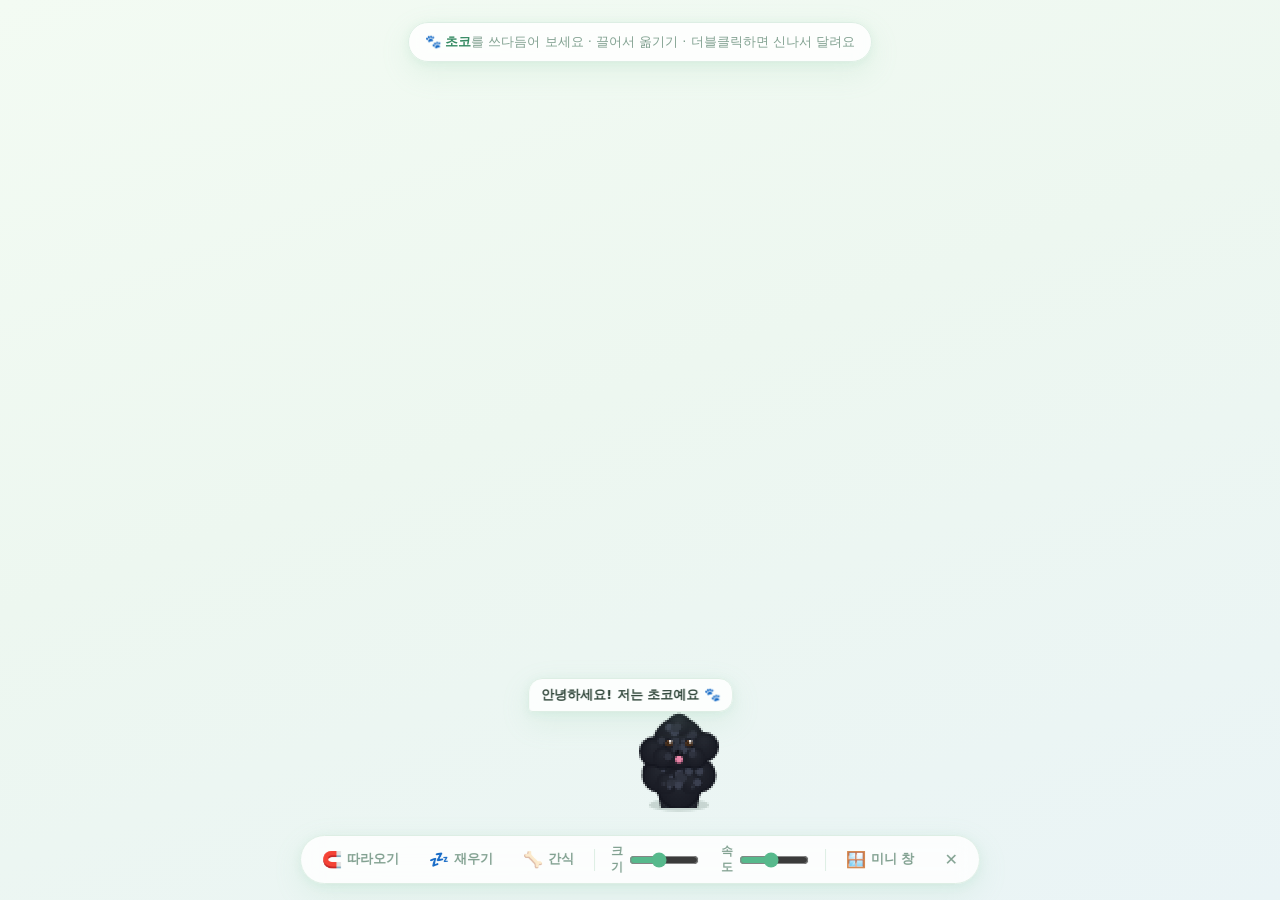
<file: pet.html>
<!DOCTYPE html>
<html lang="ko">
<head>
<meta charset="UTF-8" />
<meta name="viewport" content="width=device-width, initial-scale=1.0, maximum-scale=1.0, user-scalable=no" />
<title>센터 펫 · 도트 강아지</title>
<meta name="theme-color" content="#f1f8f3" />
<style>
  /* ===== 센터 펫 — 화면 위에서 사는 도트 강아지 =====
     철칙 준수: 외부 라이브러리·이미지 파일 없음. 강아지는 전부 캔버스로 그림.
     디자인 토큰은 센터 오로라 그린과 맞춤. */
  :root{
    --bg:#f1f8f3;
    --bg-grad:linear-gradient(160deg,#f3fbf3 0%,#edf7f0 45%,#eaf4f6 100%);
    --surface:rgba(255,255,255,.82);
    --line:#ddeee4;
    --text:#33493d;
    --text-soft:#82a191;
    --accent:#57b98c;
    --accent-strong:#368a63;
    --pink:#ef8fb0;
    --shadow:0 2px 10px rgba(87,185,140,.10),0 10px 30px rgba(140,205,170,.16);
  }
  *{box-sizing:border-box;margin:0;padding:0;}
  html,body{height:100%;overflow:hidden;}
  body{
    font-family:"Pretendard","Apple SD Gothic Neo","Noto Sans KR",system-ui,sans-serif;
    background:var(--bg);
    background-image:var(--bg-grad);
    color:var(--text);
    -webkit-font-smoothing:antialiased;
    -webkit-user-select:none;user-select:none;
    touch-action:none;
  }
  /* 투명 배경 모드 (미니 창에서 강아지만 보이게) */
  body.bare{background:transparent;background-image:none;}

  /* 강아지가 뛰노는 무대 */
  #stage{position:fixed;inset:0;}
  #pet{
    position:absolute;left:0;top:0;
    image-rendering:pixelated;image-rendering:crisp-edges;
    cursor:grab;transform-origin:center bottom;
    filter:drop-shadow(0 0 0 transparent);
  }
  #pet.grabbing{cursor:grabbing;}

  /* 말풍선 */
  #bubble{
    position:absolute;left:0;top:0;
    background:var(--surface);border:1px solid var(--line);
    backdrop-filter:blur(6px);
    padding:7px 12px;border-radius:14px;border-bottom-left-radius:4px;
    font-size:.82rem;font-weight:600;color:var(--text);
    box-shadow:var(--shadow);white-space:nowrap;
    opacity:0;transform:translateY(4px) scale(.96);
    transition:opacity .2s,transform .2s;pointer-events:none;
  }
  #bubble.show{opacity:1;transform:translateY(0) scale(1);}

  /* 안내 인트로 */
  #intro{
    position:fixed;left:50%;top:22px;transform:translateX(-50%);
    background:var(--surface);border:1px solid var(--line);backdrop-filter:blur(8px);
    padding:10px 16px;border-radius:999px;font-size:.82rem;color:var(--text-soft);
    box-shadow:var(--shadow);z-index:5;transition:opacity .5s;
  }
  #intro b{color:var(--accent-strong);}

  /* 하단 컨트롤 바 */
  #dock{
    position:fixed;left:50%;bottom:16px;transform:translateX(-50%);
    display:flex;gap:6px;align-items:center;
    background:var(--surface);border:1px solid var(--line);backdrop-filter:blur(10px);
    padding:7px 9px;border-radius:999px;box-shadow:var(--shadow);z-index:10;
    transition:opacity .3s,transform .3s;
  }
  #dock.hidden{opacity:0;transform:translateX(-50%) translateY(120%);pointer-events:none;}
  .dbtn{
    border:none;background:transparent;cursor:pointer;font-family:inherit;
    color:var(--text-soft);font-weight:700;font-size:.8rem;
    padding:8px 12px;border-radius:999px;display:flex;align-items:center;gap:5px;
    transition:background .15s,color .15s;white-space:nowrap;
  }
  .dbtn:hover{background:#e3f4ea;color:var(--accent-strong);}
  .dbtn.on{background:var(--accent);color:#fff;}
  .dbtn .ico{font-size:1rem;line-height:1;}
  .dsep{width:1px;height:22px;background:var(--line);margin:0 2px;}
  .dslider{display:flex;align-items:center;gap:6px;padding:0 8px;color:var(--text-soft);font-size:.74rem;font-weight:700;}
  .dslider input{width:70px;accent-color:var(--accent);}

  /* 컨트롤 숨김 상태에서 다시 부르는 작은 손잡이 */
  #peek{
    position:fixed;left:50%;bottom:6px;transform:translateX(-50%);
    width:44px;height:6px;border-radius:999px;background:var(--line);
    z-index:9;cursor:pointer;opacity:0;transition:opacity .3s;
  }
  #peek.show{opacity:.7;}

  @media (max-width:520px){
    .dslider{display:none;}
    .dbtn{padding:9px 10px;}
  }
</style>
</head>
<body>
  <div id="stage">
    <canvas id="pet" width="96" height="96"></canvas>
    <div id="bubble"></div>
  </div>

  <div id="intro">🐾 <b>초코</b>를 쓰다듬어 보세요 · 끌어서 옮기기 · 더블클릭하면 신나서 달려요</div>

  <div id="peek"></div>
  <div id="dock">
    <button class="dbtn" id="btn-follow" title="마우스를 따라다녀요"><span class="ico">🧲</span>따라오기</button>
    <button class="dbtn" id="btn-sleep" title="재우기 / 깨우기"><span class="ico">💤</span>재우기</button>
    <button class="dbtn" id="btn-treat" title="간식 주기 — 신나서 달려와요"><span class="ico">🦴</span>간식</button>
    <div class="dsep"></div>
    <div class="dslider"><span>크기</span><input id="sl-size" type="range" min="2" max="7" step="1" value="4" /></div>
    <div class="dslider"><span>속도</span><input id="sl-speed" type="range" min="1" max="10" step="1" value="5" /></div>
    <div class="dsep"></div>
    <button class="dbtn" id="btn-mini" title="작은 창으로 띄우기 (화면 구석에 상주)"><span class="ico">🪟</span>미니 창</button>
    <button class="dbtn" id="btn-hide" title="컨트롤 숨기기"><span class="ico">✕</span></button>
  </div>

<script>
"use strict";
/* =========================================================================
   센터 펫 — 도트 검은 푸들 "초코"
   - 강아지 스프라이트는 작은 오프스크린 캔버스에 그린 뒤 확대(픽셀 아트).
   - 상태 머신: 산책 / 쉼 / 앉기 / 잠 / 달리기 / 신남 / 안김(드래그) / 낙하.
   - 외부 리소스 0개.
   ========================================================================= */

// ---- 저장(작은 설정만 localStorage, 접두사 senter:) --------------------
const LS = {
  get(k, d){ try{ const v = localStorage.getItem("senter:pet:"+k); return v==null?d:JSON.parse(v); }catch(_){ return d; } },
  set(k, v){ try{ localStorage.setItem("senter:pet:"+k, JSON.stringify(v)); }catch(_){ } }
};

// ---- 팔레트 (검은 푸들) --------------------------------------------------
const C = {
  outline:"#14161f",
  d0:"#191b24",   // 가장 진한 털
  d1:"#23262f",   // 기본 털
  d2:"#2f333f",   // 밝은 털(컬)
  d3:"#3b4050",   // 하이라이트 컬
  eye:"#6b4326",  // 갈색 눈
  eyeS:"#ffffff", // 눈 반짝임
  nose:"#0e0f16",
  noseS:"#3a3d49",
  tongue:"#ef8fb0",
  tongueD:"#d96f95",
  pad:"#c98aa0",  // 발바닥 젤리
};

// ---- 오프스크린 버퍼 (강아지 논리 해상도 48x48) --------------------------
const BUFW = 48, BUFH = 48, FLOOR_Y = 45; // 버퍼 안 바닥선
const buf = document.createElement("canvas");
buf.width = BUFW; buf.height = BUFH;
const bx = buf.getContext("2d");

// ---- 씨드 랜덤 (컬 텍스처 고정용) ---------------------------------------
function mulberry32(a){ return function(){ a|=0; a=a+0x6D2B79F5|0; let t=Math.imul(a^a>>>15,1|a); t=t+Math.imul(t^t>>>7,61|t)^t; return ((t^t>>>14)>>>0)/4294967296; }; }
const rnd = mulberry32(20260724);

// 몸/머리 위에 뿌릴 곱슬털 하이라이트 점들 (고정 위치 → 반짝임 없음)
const CURLS = [];
(function seedCurls(){
  // 머리 영역
  for(let i=0;i<26;i++){
    const a = rnd()*Math.PI*2, r = rnd()*10;
    CURLS.push({x:24+Math.cos(a)*r, y:15+Math.sin(a)*r*0.9, s:1+Math.round(rnd()*1.2), tone: rnd()<.4?C.d3:C.d2, zone:"head"});
  }
  // 몸통 영역
  for(let i=0;i<30;i++){
    const a = rnd()*Math.PI*2, r = rnd()*12;
    CURLS.push({x:24+Math.cos(a)*r, y:31+Math.sin(a)*r*0.8, s:1+Math.round(rnd()*1.4), tone: rnd()<.4?C.d3:C.d2, zone:"body"});
  }
})();

// 사각 픽셀 (버퍼는 이미 저해상도라 그냥 fillRect)
function disc(cx, cy, r, col){
  bx.fillStyle = col;
  bx.beginPath();
  bx.arc(cx, cy, r, 0, Math.PI*2);
  bx.fill();
}

// ---- 강아지 그리기 ------------------------------------------------------
// opt: { walk:0..1위상, moving, bob, tail, ear, expr, blink, earFlap }
function drawPoodle(opt){
  bx.clearRect(0,0,BUFW,BUFH);
  const bob = opt.bob||0;              // 세로 출렁임(음수=위로)
  const step = opt.moving ? Math.sin(opt.walk) : 0; // 다리 스텝
  const cy = 0 + bob;                  // 전체 세로 오프셋
  const expr = opt.expr || "base";

  // --- 그림자는 메인 캔버스에서 그림 ---

  // --- 뒷다리 2개(더 어둡게, 몸 뒤) ---
  const bpY = FLOOR_Y + cy;
  bx.fillStyle = C.d0;
  roundLeg(20, bpY, -step*1.2);
  roundLeg(28, bpY,  step*1.2);

  // --- 꼬리 뭉치(오른쪽 엉덩이, 살랑) ---
  const tw = Math.sin(opt.tail)*2.2;
  disc(39.5+tw*0.4, 30+cy+tw, 3.4, C.outline);
  disc(39.5+tw*0.4, 30+cy+tw, 2.6, C.d1);
  disc(38.6+tw*0.4, 29+cy+tw, 1.1, C.d3);

  // --- 앞다리 2개(밝은 기본 털) ---
  bx.fillStyle = C.d1;
  const flY = FLOOR_Y + cy;
  drawPaw(17.5, flY,  step*2.2);
  drawPaw(30.5, flY, -step*2.2);

  // --- 몸통 실루엣 ---
  const bodyBlobs = [
    [24,31,13],[14,31,7.5],[34,31,7.5],[24,37,10],[18,35,5.5],[30,35,5.5]
  ];
  silhouette(bodyBlobs, cy);
  drawCurls("body", cy);

  // --- 머리 실루엣 (귀 포함) ---
  const earFlap = Math.sin(opt.ear)*1.4;
  const headBlobs = [
    [24,15,12],          // 머리 본체
    [24,6.5,5.2],        // 탑노트(정수리 뭉치)
    [11.5,18+earFlap,6.4],  // 왼쪽 귀
    [36.5,18-earFlap,6.4],  // 오른쪽 귀
    [16,22,5],[32,22,5]     // 볼 뭉치
  ];
  silhouette(headBlobs, cy);
  drawCurls("head", cy);

  // --- 얼굴 ---
  drawFace(expr, opt.blink, cy);

  // --- 앞다리 발끝(몸 아래로 삐져나온 부분 다시 덮기용 강조) ---
}

// 실루엣: 외곽선 패스 → 채움 패스 (내부 경계 안 보이게)
function silhouette(blobs, cy){
  bx.fillStyle = C.outline;
  for(const b of blobs) discRaw(b[0], b[1]+cy, b[2]+1.1);
  // 아래쪽이 진하고 위가 살짝 밝은 채움
  for(const b of blobs){
    const g = bx.createRadialGradient(b[0], b[1]+cy-b[2]*0.4, 1, b[0], b[1]+cy, b[2]);
    g.addColorStop(0, C.d1);
    g.addColorStop(1, C.d0);
    bx.fillStyle = g;
    discRaw(b[0], b[1]+cy, b[2]);
  }
}
function discRaw(cx, cy, r){ bx.beginPath(); bx.arc(cx,cy,r,0,Math.PI*2); bx.fill(); }

function drawCurls(zone, cy){
  for(const c of CURLS){
    if(c.zone!==zone) continue;
    bx.fillStyle = c.tone;
    discRaw(c.x, c.y+cy, c.s);
  }
}

function roundLeg(x, y, dx){ // 뒷다리(간단)
  discRaw(x+dx, y-3, 3.2);
  discRaw(x+dx, y, 2.6);
}
function drawPaw(x, y, dx){ // 앞다리 + 발
  const lift = dx>0 ? -Math.abs(dx)*0.5 : 0; // 앞으로 나가는 발을 살짝 듦
  bx.fillStyle = C.outline; discRaw(x+dx, y-3+lift, 3.6); discRaw(x+dx, y+lift, 3.0);
  bx.fillStyle = C.d1;      discRaw(x+dx, y-3+lift, 2.9); discRaw(x+dx, y+lift, 2.4);
  bx.fillStyle = C.d3;      discRaw(x+dx-0.6, y-3.6+lift, 0.9);
}

// ---- 얼굴/표정 ----------------------------------------------------------
function drawFace(expr, blink, cy){
  const lx=19, rx=29, ey=15+cy;   // 두 눈 위치
  const closed = (expr==="happy"||expr==="sleep"||expr==="run");
  const eyeOpen = !closed && !blink;

  // 눈
  if(eyeOpen){
    for(const ex of [lx,rx]){
      bx.fillStyle = C.outline; discRaw(ex, ey, 2.4);
      bx.fillStyle = C.eye;     discRaw(ex, ey, 1.7);
      bx.fillStyle = "#2a1a0e"; discRaw(ex, ey+0.3, 0.9);
      bx.fillStyle = C.eyeS;    discRaw(ex-0.7, ey-0.8, 0.8); // 반짝
    }
  } else {
    // 감은 눈 (아래로 볼록한 행복 아치 / 잠은 완만)
    bx.strokeStyle = C.outline; bx.lineWidth = 1.4; bx.lineCap="round";
    for(const ex of [lx,rx]){
      bx.beginPath();
      if(expr==="sleep"){ bx.moveTo(ex-2, ey); bx.quadraticCurveTo(ex, ey+1.4, ex+2, ey); }
      else { bx.moveTo(ex-2, ey+0.6); bx.quadraticCurveTo(ex, ey-1.6, ex+2, ey+0.6); } // ^_^
      bx.stroke();
    }
  }

  // 눈썹(궁금할 때 한쪽 올림)
  if(expr==="curious"){
    bx.strokeStyle=C.d3; bx.lineWidth=1; bx.beginPath();
    bx.moveTo(rx-2, ey-3.4); bx.lineTo(rx+2, ey-4.2); bx.stroke();
  }

  // 코
  const ny = 20+cy;
  bx.fillStyle = C.nose; discRaw(24, ny, 2.0);
  bx.fillStyle = C.noseS; discRaw(23.2, ny-0.7, 0.7);

  // 입 / 혀
  const tongueOut = (expr==="base"||expr==="excited"||expr==="run"||expr==="happy");
  if(tongueOut){
    const wag = (expr==="excited"||expr==="run") ? Math.sin(Date.now()/90)*0.6 : 0;
    bx.fillStyle = C.tongueD; discRaw(24+wag, ny+3.2, 1.9);
    bx.fillStyle = C.tongue;  discRaw(24+wag, ny+2.8, 1.6);
    bx.fillStyle = C.tongueD; bx.fillRect(23.8+wag, ny+2, 0.5, 2.4); // 혀 중앙선
  } else {
    bx.strokeStyle=C.outline; bx.lineWidth=1; bx.beginPath();
    bx.moveTo(22.5, ny+2.4); bx.quadraticCurveTo(24, ny+3.4, 25.5, ny+2.4); bx.stroke();
  }

  // 볼 홍조 (신남/행복)
  if(expr==="excited"||expr==="happy"){
    bx.fillStyle="rgba(239,143,176,.5)";
    discRaw(15.5, ey+3, 1.8); discRaw(32.5, ey+3, 1.8);
  }
}

// =========================================================================
//  월드 / 상태 머신
// =========================================================================
const petCanvas = document.getElementById("pet");
const pctx = petCanvas.getContext("2d");
pctx.imageSmoothingEnabled = false;

const bubble = document.getElementById("bubble");
const stage = document.getElementById("stage");

let SCALE = LS.get("size", 4);          // 확대 배율
let SPEEDMUL = LS.get("speed", 5)/5;    // 0.2~2.0
let followMode = false;

// 강아지 상태
const dog = {
  x: window.innerWidth/2,   // 발 중심 x (화면 좌표)
  y: 0,                     // 발바닥 y (바닥). init 아래에서 세팅
  vy: 0,                    // 낙하 속도
  dir: 1,                   // 바라보는 방향(1=오른쪽,-1=왼쪽)
  state: "walk",
  targetX: window.innerWidth/2,
  stateT: 0,                // 현재 상태 경과(ms)
  nextDecide: 1500,
  squash: 1,                // 착지 스쿼시
  expr: "base",
  blink: false,
  blinkT: 0,
};
let floorY = () => window.innerHeight - 8;   // 바닥 라인(화면 하단 여백)

function petHalf(){ return (BUFH*SCALE)/2; }
function placeCanvas(){
  petCanvas.style.width = (BUFW*SCALE)+"px";
  petCanvas.style.height = (BUFH*SCALE)+"px";
}
placeCanvas();
dog.y = floorY();
// 시작하자마자 어슬렁거리도록 첫 목적지 지정
pickWanderTarget();
setState("walk");

// ---- 말풍선 ----
let bubbleT = 0;
function say(text, ms=2600){
  bubble.textContent = text;
  bubble.classList.add("show");
  bubbleT = ms;
}
const THOUGHTS = [
  "오늘도 좋은 하루!","뭐 재밌는 거 없나~","산책 가고 싶다 🐾","킁킁… 간식 냄새?",
  "재아님 화이팅!","릴스 잘 되고 있어요?","심심해요 놀아줘요","꼬리 살랑살랑",
  "여기 앉을래요","한 바퀴 돌아볼까","졸린데 조금만…","좋아 좋아!"
];
let thoughtTimer = 6000 + Math.random()*6000;

// ---- 표정/상태 유틸 ----
function setState(s){
  dog.state = s; dog.stateT = 0;
  if(s==="walk"){ dog.expr="base"; }
  else if(s==="idle"){ dog.expr="base"; dog.nextDecide = 1400+Math.random()*2200; }
  else if(s==="sit"){ dog.expr="base"; dog.nextDecide = 2600+Math.random()*3000; }
  else if(s==="sleep"){ dog.expr="sleep"; }
  else if(s==="run"){ dog.expr="run"; }
  else if(s==="excited"){ dog.expr="excited"; dog.nextDecide=1600; }
}
function pickWanderTarget(){
  const m = petHalf();
  dog.targetX = m + Math.random()*(window.innerWidth - m*2);
}

// =========================================================================
//  입력: 쓰다듬기 / 드래그 / 더블클릭
// =========================================================================
let dragging=false, dragMoved=false, grabDX=0, grabDY=0, downT=0, lastPX=0, lastVX=0;

function petPointerDown(e){
  e.preventDefault();
  const p = evtXY(e);
  dragging=true; dragMoved=false; downT=Date.now();
  petCanvas.classList.add("grabbing");
  grabDX = p.x - dog.x;
  grabDY = p.y - dog.y;
  lastPX = p.x; lastVX = 0;
  wake();
}
function petPointerMove(e){
  if(!dragging) return;
  const p = evtXY(e);
  if(Math.abs(p.x-(dog.x+grabDX))>4 || Math.abs(p.y-(dog.y+grabDY))>4) dragMoved=true;
  if(dragMoved){
    setState("carry");
    lastVX = p.x - lastPX; lastPX = p.x;
    dog.x = clamp(p.x - grabDX, petHalf(), window.innerWidth - petHalf());
    dog.y = Math.min(p.y - grabDY, floorY());
    dog.dir = lastVX>0.5?1:(lastVX<-0.5?-1:dog.dir);
  }
}
function petPointerUp(e){
  if(!dragging) return;
  dragging=false;
  petCanvas.classList.remove("grabbing");
  if(!dragMoved){
    // 클릭 = 쓰다듬기
    petThe();
  } else {
    // 놓으면 낙하 → 착지
    dog.vy = 0;
    dog.state = "fall";
    dog.expr = "curious";
  }
}
function petThe(){
  wake();
  hearts(dog.x, dog.y - BUFH*SCALE*0.7);
  dog.expr = "happy";
  say(pick(["헤헤 좋아요!","한 번 더!","기분 좋다~","♥"]), 1600);
  clearTimeout(dog._petBack);
  dog._petBack = setTimeout(()=>{ if(dog.state!=="sleep") dog.expr="base"; }, 1400);
}
function treat(){
  wake();
  // 화면 중앙 근처로 신나게 달려옴
  dog.targetX = clamp(window.innerWidth/2 + (Math.random()*160-80), petHalf(), window.innerWidth-petHalf());
  setState("run");
  say(pick(["간식이다! 🦴","달려갑니다!","와아앙 🐾"]), 1800);
  hearts(dog.x, dog.y - BUFH*SCALE*0.7, 3);
}
function petDblClick(){
  wake();
  setState("run");
  pickWanderTarget();
  hearts(dog.x, dog.y - BUFH*SCALE*0.7, 4);
  say("신난다! 🐾", 1500);
}
function wake(){
  if(dog.state==="sleep" || dog.state==="sit"){ setState("idle"); }
  hideZzz();
}

petCanvas.addEventListener("pointerdown", petPointerDown);
window.addEventListener("pointermove", petPointerMove);
window.addEventListener("pointerup", petPointerUp);
petCanvas.addEventListener("dblclick", petDblClick);

function evtXY(e){ return { x:e.clientX, y:e.clientY }; }
function clamp(v,a,b){ return v<a?a:(v>b?b:v); }
function pick(a){ return a[(Math.random()*a.length)|0]; }

// =========================================================================
//  파티클: 하트 / zzz
// =========================================================================
const parts = [];
function hearts(x,y,n=2){
  for(let i=0;i<n;i++){
    parts.push({x:x+(Math.random()*24-12), y:y, vy:-0.5-Math.random()*0.5,
      vx:(Math.random()*0.6-0.3), life:1, kind:"heart", size:10+Math.random()*8, rot:Math.random()*0.4-0.2});
  }
}
let zzzOn=false;
function showZzz(){ zzzOn=true; }
function hideZzz(){ zzzOn=false; }

// =========================================================================
//  메인 루프
// =========================================================================
let last = performance.now();
let animClock = 0;

function frame(now){
  let dt = now - last; last = now;
  if(dt>60) dt=60;            // 탭 비활성 복귀 시 튐 방지
  animClock += dt;
  update(dt);
  render();
  requestAnimationFrame(frame);
}
requestAnimationFrame(frame);

function update(dt){
  const spd = 0.045 * SPEEDMUL;   // 픽셀/ms 기준 스케일
  dog.stateT += dt;
  const fY = floorY();

  // 눈 깜빡임
  dog.blinkT -= dt;
  if(dog.blinkT<=0){ dog.blink = !dog.blink; dog.blinkT = dog.blink? 120 : (2000+Math.random()*3000); }

  // 말풍선 타이머
  if(bubbleT>0){ bubbleT-=dt; if(bubbleT<=0) bubble.classList.remove("show"); }
  // 자발적 혼잣말
  thoughtTimer -= dt;
  if(thoughtTimer<=0 && (dog.state==="walk"||dog.state==="idle"||dog.state==="sit") && bubbleT<=0){
    say(pick(THOUGHTS)); thoughtTimer = 9000 + Math.random()*9000;
  }

  // 스쿼시 복원
  dog.squash += (1 - dog.squash) * 0.2;

  // --- 팔로우 모드 우선 ---
  if(followMode && dog.state!=="carry" && dog.state!=="fall"){
    dog.targetX = clamp(pointer.x, petHalf(), window.innerWidth-petHalf());
    if(Math.abs(dog.targetX - dog.x) > 6){
      if(dog.state!=="run") setState(Math.abs(dog.targetX-dog.x)>220?"run":"walk");
    }
  }

  switch(dog.state){
    case "carry": {
      // 드래그 중: 위치는 포인터 핸들러가 갱신. 발버둥 표정 유지.
      dog.expr = "curious";
      break;
    }
    case "fall": {
      dog.vy += 0.0022*dt*dt*0.5 + 0.02*dt; // 대충 중력
      dog.y += dog.vy;
      if(dog.y >= fY){
        dog.y = fY;
        if(dog.vy > 2){ dog.squash = 0.72; }   // 착지 뭉개짐
        dog.vy = 0;
        setState("idle");
        dog.expr="base";
      }
      break;
    }
    case "walk": {
      const d = dog.targetX - dog.x;
      dog.dir = d>=0?1:-1;
      if(Math.abs(d) < 4){
        // 도착 → 쉼/앉기
        setState(Math.random()<0.4?"sit":"idle");
      } else {
        dog.x += Math.sign(d) * spd * dt;
      }
      break;
    }
    case "run": {
      const d = dog.targetX - dog.x;
      dog.dir = d>=0?1:-1;
      if(Math.abs(d) < 6){
        setState("idle"); dog.expr="excited";
        hearts(dog.x, dog.y-BUFH*SCALE*0.7, 2);
        setTimeout(()=>{ if(dog.state==="idle") dog.expr="base"; }, 900);
      } else {
        dog.x += Math.sign(d) * spd*2.1 * dt;
      }
      break;
    }
    case "idle": {
      if(dog.stateT > dog.nextDecide){
        if(followMode){ setState("walk"); }
        else {
          const r = Math.random();
          if(r<0.5){ pickWanderTarget(); setState("walk"); }
          else if(r<0.8){ setState("sit"); }
          else { pickWanderTarget(); setState("walk"); }
        }
      }
      break;
    }
    case "sit": {
      if(dog.stateT > dog.nextDecide){
        if(followMode){ setState("walk"); }
        else if(Math.random()<0.45){ setState("sleep"); }
        else { pickWanderTarget(); setState("walk"); }
      }
      break;
    }
    case "sleep": {
      showZzz();
      // 잠은 흔들면 깸(입력) 또는 오래 자면 스스로 깸
      if(dog.stateT > 14000){ setState("idle"); hideZzz(); }
      break;
    }
  }

  // 파티클
  for(let i=parts.length-1;i>=0;i--){
    const p=parts[i];
    p.x+=p.vx*dt*0.06; p.y+=p.vy*dt*0.6; p.life-=dt*0.0011;
    if(p.life<=0) parts.splice(i,1);
  }
}

// ---- 렌더 ----
function render(){
  // 강아지 애니메이션 파라미터
  const moving = (dog.state==="walk"||dog.state==="run");
  const walkSpeed = dog.state==="run"?0.028:0.016;
  const walk = animClock * walkSpeed;
  const bob = moving ? -Math.abs(Math.sin(walk))*2.2 : Math.sin(animClock/650)*0.7;
  const tail = animClock/ (dog.state==="excited"||dog.state==="run" ? 90 : (moving?150:320));
  const ear = animClock/300 + (moving?walk:0);

  let expr = dog.expr;
  if(dog.state==="sleep") expr="sleep";

  drawPoodle({ walk, moving, bob, tail, ear, expr, blink: dog.blink && expr==="base" });

  // 메인 캔버스로 블릿(그림자 + 방향 + 스쿼시)
  pctx.clearRect(0,0,petCanvas.width,petCanvas.height);
  // 그림자
  const shW = 30 - (bob<-1?4:0);
  pctx.save();
  pctx.fillStyle="rgba(40,70,55,.18)";
  pctx.beginPath();
  pctx.ellipse(BUFW/2, FLOOR_Y+1.5, shW/2, 3.2, 0, 0, Math.PI*2);
  pctx.fill();
  pctx.restore();
  // 강아지(스쿼시 적용)
  pctx.save();
  pctx.translate(BUFW/2, FLOOR_Y);
  const sy = dog.squash, sx = 1 + (1-dog.squash)*0.6;
  pctx.scale(sx, sy);
  pctx.translate(-BUFW/2, -FLOOR_Y);
  pctx.drawImage(buf, 0, 0);
  pctx.restore();

  // 캔버스 위치(발바닥 기준) — 좌우 방향은 CSS로 뒤집기
  const left = dog.x - (BUFW*SCALE)/2;
  const top  = dog.y - (FLOOR_Y*SCALE);
  petCanvas.style.transform = `translate(${left}px,${top}px) scaleX(${dog.dir})`;

  // 말풍선 위치
  if(bubble.classList.contains("show")){
    const bw = bubble.offsetWidth;
    let bl = dog.x - bw/2;
    bl = clamp(bl, 6, window.innerWidth-bw-6);
    bubble.style.transform = `translate(${bl}px, ${top - 34}px)`;
  }

  renderParticles();
}

// 파티클/zzz는 강아지 캔버스 밖(오버레이 캔버스)에 그려야 하지만
// 간단히 별도 캔버스 대신 DOM 없이 stage 위 임시 캔버스 사용.
let fxCanvas = document.getElementById("fx");
if(!fxCanvas){
  fxCanvas = document.createElement("canvas");
  fxCanvas.id="fx";
  fxCanvas.style.cssText="position:fixed;inset:0;pointer-events:none;z-index:4;";
  document.body.appendChild(fxCanvas);
}
const fx = fxCanvas.getContext("2d");
function fitFx(){ fxCanvas.width=window.innerWidth; fxCanvas.height=window.innerHeight; }
fitFx();

function renderParticles(){
  fx.clearRect(0,0,fxCanvas.width,fxCanvas.height);
  // 하트
  for(const p of parts){
    fx.save();
    fx.globalAlpha = Math.max(0,Math.min(1,p.life));
    fx.translate(p.x, p.y);
    fx.rotate(p.rot);
    drawHeart(fx, p.size, "#ef8fb0");
    fx.restore();
  }
  // zzz
  if(zzzOn){
    const bx0 = dog.x + BUFW*SCALE*0.28*dog.dir;
    const by0 = dog.y - FLOOR_Y*SCALE - 6;
    const t = animClock/600;
    fx.fillStyle="#57b98c"; fx.font="700 16px system-ui"; fx.textBaseline="middle";
    for(let i=0;i<3;i++){
      const ph=(t+i*0.6)%1;
      fx.globalAlpha = 1-ph;
      const yy = by0 - i*14 - ph*10;
      const xx = bx0 + i*10 + Math.sin((t+i)*2)*3;
      fx.font = `700 ${12+i*4}px system-ui`;
      fx.fillText("Z", xx, yy);
    }
    fx.globalAlpha=1;
  }
}
function drawHeart(g, s, col){
  g.fillStyle=col; g.beginPath();
  const k=s/16;
  g.moveTo(0, 4*k);
  g.bezierCurveTo(-8*k,-4*k,-8*k,-10*k,0,-6*k);
  g.bezierCurveTo(8*k,-10*k,8*k,-4*k,0,4*k);
  g.fill();
}

// =========================================================================
//  컨트롤
// =========================================================================
const pointer = { x:window.innerWidth/2, y:window.innerHeight/2 };
window.addEventListener("pointermove", e=>{ pointer.x=e.clientX; pointer.y=e.clientY; });

const $ = id=>document.getElementById(id);
const dock = $("dock"), peek = $("peek"), intro = $("intro");

$("btn-follow").onclick = function(){
  followMode = !followMode;
  this.classList.toggle("on", followMode);
  if(followMode){ wake(); say("따라갈게요! 🧲",1500); }
};
$("btn-sleep").onclick = function(){
  const label = this.childNodes[1]; // "재우기" 텍스트 노드
  if(dog.state==="sleep"){ setState("idle"); hideZzz(); this.classList.remove("on"); label.textContent="재우기"; }
  else { setState("sleep"); this.classList.add("on"); label.textContent="깨우기"; say("잘 자요… 💤",1500); }
};
$("btn-treat").onclick = treat;
$("btn-mini").onclick = openMini;
$("btn-hide").onclick = ()=>{ dock.classList.add("hidden"); peek.classList.add("show"); };
peek.onclick = ()=>{ dock.classList.remove("hidden"); peek.classList.remove("show"); };

$("sl-size").value = SCALE;
$("sl-size").oninput = function(){ SCALE=+this.value; placeCanvas(); dog.y=Math.min(dog.y, floorY()); LS.set("size",SCALE); };
$("sl-speed").value = LS.get("speed",5);
$("sl-speed").oninput = function(){ SPEEDMUL=(+this.value)/5; LS.set("speed",+this.value); };

// 인트로 자동 숨김
setTimeout(()=>{ intro.style.opacity="0"; setTimeout(()=>intro.remove(),600); }, 6000);

// 미니 창(팝업)으로 띄우기 — 화면 구석 상주용
function openMini(){
  const w=200, h=200;
  const url = location.href.split("?")[0] + "?bare=1";
  const win = window.open(url, "senterPet",
    `width=${w},height=${h},left=${screen.availWidth-w-30},top=${screen.availHeight-h-60},menubar=no,toolbar=no,location=no,status=no,resizable=yes`);
  if(!win){ say("팝업이 막혔어요 — 브라우저에서 허용해 주세요",3200); }
  else { say("작은 창에서 만나요! 🪟",2000); }
}

// bare 모드(미니 창): 배경 투명 + 컨트롤 최소화
(function initBare(){
  const params = new URLSearchParams(location.search);
  if(params.get("bare")==="1"){
    document.body.classList.add("bare");
    dock.classList.add("hidden");
    peek.classList.add("show");
    intro && intro.remove();
    SCALE = Math.max(3, LS.get("size",4));
    placeCanvas();
  }
})();

// 리사이즈 대응
window.addEventListener("resize", ()=>{
  fitFx();
  dog.x = clamp(dog.x, petHalf(), window.innerWidth-petHalf());
  dog.y = Math.min(dog.y, floorY());
  if(dog.targetX>window.innerWidth-petHalf()) dog.targetX=window.innerWidth-petHalf();
});

// 시작 인사
setTimeout(()=>{ say("안녕하세요! 저는 초코예요 🐾", 3000); }, 900);

// 서비스워커 (https에서만) — 오프라인에서도 열리게
if("serviceWorker" in navigator && location.protocol==="https:"){
  navigator.serviceWorker.register("./sw.js").catch(()=>{});
}
</script>
</body>
</html>
</file>
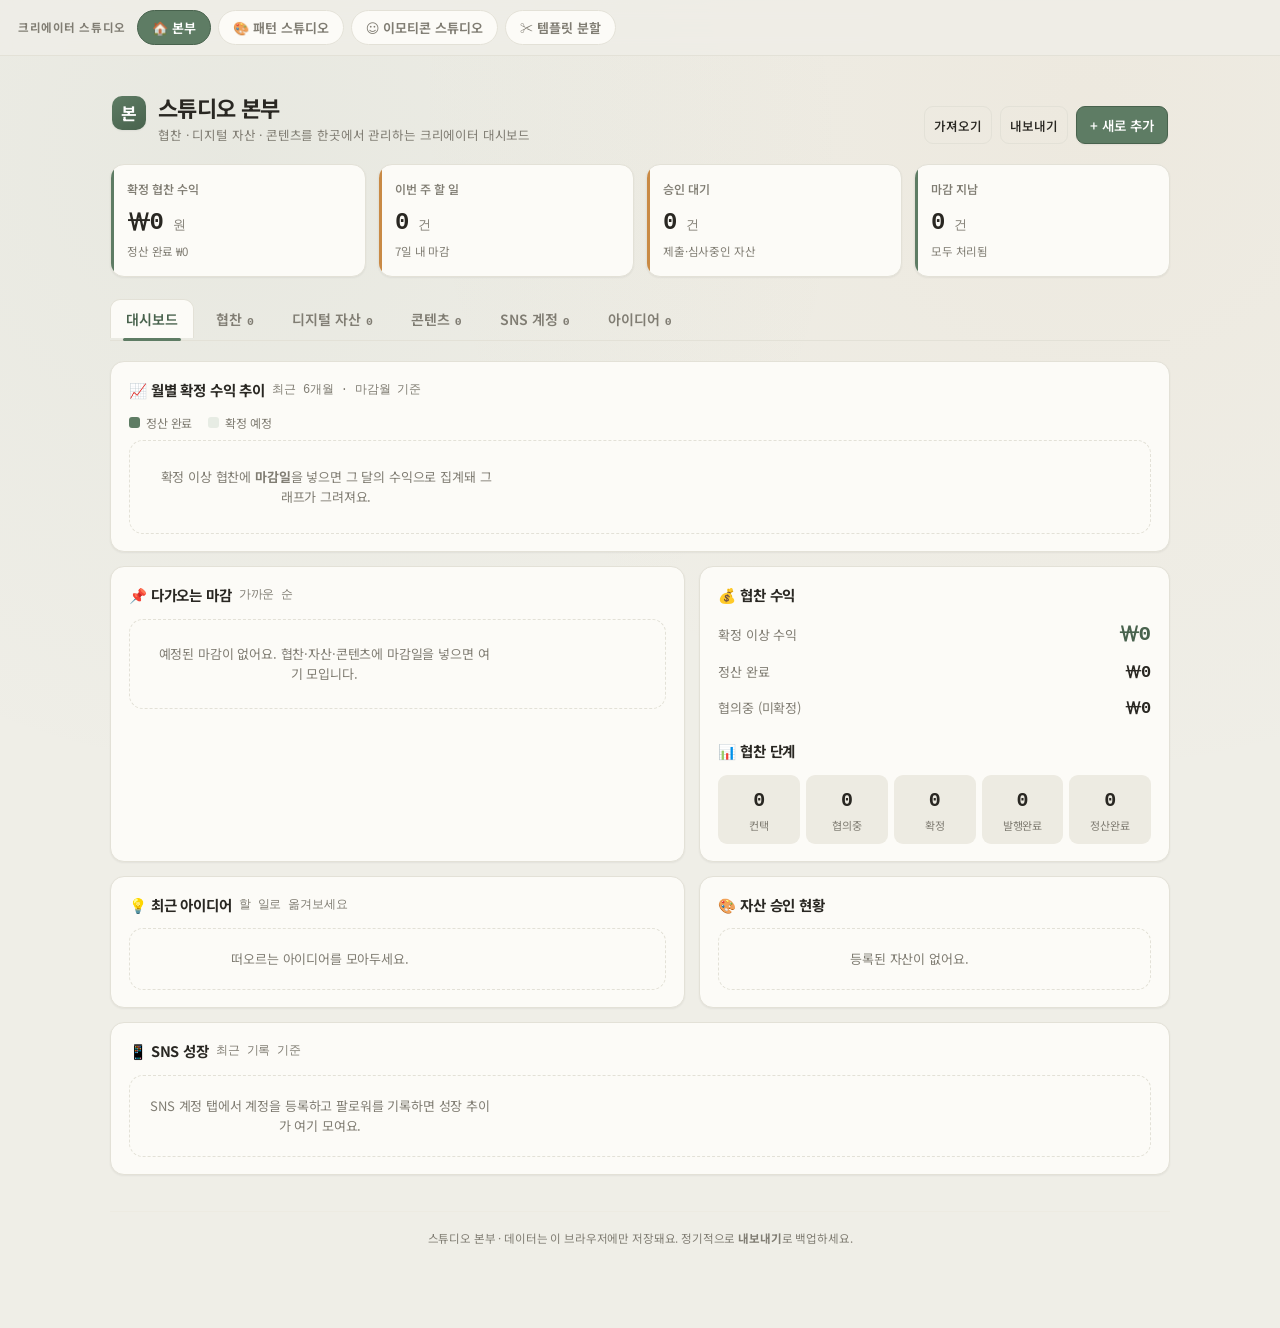
<file: studio.html>
<!DOCTYPE html>
<html lang="ko">
<head>
<meta charset="UTF-8">
<meta name="viewport" content="width=device-width, initial-scale=1.0">
<title>크리에이터 스튜디오 · 본부 + 패턴 + 이모티콘 + 템플릿 분할</title>
<link rel="preconnect" href="https://fonts.googleapis.com">
<link rel="preconnect" href="https://fonts.gstatic.com" crossorigin>
<link href="https://fonts.googleapis.com/css2?family=Do+Hyeon&family=IBM+Plex+Mono:wght@500&family=Noto+Sans+KR:wght@400;500;700&display=swap" rel="stylesheet" media="print" onload="this.media='all'">
<script src="vendor/jszip.min.js"></script>
<style>
  :root{
    --oat:#EFEEE7; --cloud:#FCFBF7; --ink:#292722; --muted:#807D73;
    --line:#E3E1D7; --line-soft:#EDEBE2;
    --sage:#5E7C64; --sage-deep:#48624D; --sage-soft:#E7ECE4;
    --apricot:#C98A45; --apricot-soft:#F6E9D5;
    --berry:#AD554B; --berry-soft:#F1DED9;
    --r:14px; --r-sm:9px;
    --shadow:0 1px 2px rgba(41,39,34,.05), 0 10px 26px -14px rgba(41,39,34,.22);
    --shadow-sm:0 1px 2px rgba(41,39,34,.06);
    --sans:"Pretendard Variable",Pretendard,-apple-system,BlinkMacSystemFont,"Apple SD Gothic Neo","Malgun Gothic","Noto Sans KR",system-ui,sans-serif;
    --mono:ui-monospace,SFMono-Regular,"SF Mono",Menlo,monospace;
    --kakao:#9DB7CE; --kakao-dark:#1E2226;
  }
  *{box-sizing:border-box;margin:0;padding:0}
  html{-webkit-text-size-adjust:100%}
  body{
    font-family:var(--sans); color:var(--ink); line-height:1.55; letter-spacing:-0.01em; font-size:15px;
    background-color:var(--oat);
    background-image:
      radial-gradient(circle at 18% 12%, rgba(94,124,100,.05), transparent 40%),
      radial-gradient(circle at 85% 8%, rgba(201,138,69,.05), transparent 42%);
    min-height:100vh;
  }
  :focus-visible{outline:2px solid var(--sage); outline-offset:2px}
  .appview{padding:0 18px 80px}
  .appview[hidden]{display:none}
  .shellnav{
    position:sticky; top:0; z-index:60; display:flex; gap:7px; align-items:center;
    padding:10px 18px; background:rgba(239,238,231,.9); -webkit-backdrop-filter:blur(10px); backdrop-filter:blur(10px);
    border-bottom:1px solid var(--line);
  }
  .shellnav .sn-label{font-size:11.5px; font-weight:700; color:var(--muted); letter-spacing:.05em; margin-right:4px}
  .snbtn{
    font-family:inherit; cursor:pointer; border:1px solid var(--line); background:var(--cloud); color:var(--muted);
    padding:7px 14px; border-radius:20px; font-size:13px; font-weight:650; transition:.14s;
  }
  .snbtn:hover{border-color:#cfccc0; color:var(--ink)}
  .snbtn.on{background:var(--sage); border-color:var(--sage-deep); color:#fff}
  @media(max-width:640px){ .shellnav{flex-wrap:wrap} }
</style>
<style>
/* ===== scoped: studio hub ===== */
#app-hub .wrap{max-width:1060px; margin:0 auto}
#app-hub header.top{
    display:flex; align-items:flex-end; justify-content:space-between;
    gap:16px; flex-wrap:wrap; padding:34px 2px 20px;
  }
#app-hub .brand{display:flex; align-items:baseline; gap:12px}
#app-hub .brand .mark{
    width:34px; height:34px; border-radius:10px; flex:none;
    background:linear-gradient(150deg,var(--sage),var(--sage-deep));
    display:grid; place-items:center; color:#fff; font-weight:700; font-size:17px;
    box-shadow:var(--shadow-sm); transform:translateY(3px);
  }
#app-hub h1{font-size:22px; font-weight:700; letter-spacing:-0.03em}
#app-hub .brand .sub{font-size:12.5px; color:var(--muted); margin-top:1px}
#app-hub .top-actions{display:flex; gap:8px; flex-wrap:wrap}
#app-hub button{font-family:inherit; cursor:pointer; border:none; background:none; color:inherit}
#app-hub .btn{
    border:1px solid var(--line); background:var(--cloud); color:var(--ink);
    padding:8px 13px; border-radius:var(--r-sm); font-size:13.5px; font-weight:550;
    display:inline-flex; align-items:center; gap:6px; transition:.15s;
    box-shadow:var(--shadow-sm);
  }
#app-hub .btn:hover{border-color:#cfccc0; transform:translateY(-1px)}
#app-hub .btn:active{transform:translateY(0)}
#app-hub .btn.primary{background:var(--sage); color:#fff; border-color:var(--sage-deep)}
#app-hub .btn.primary:hover{background:var(--sage-deep)}
#app-hub .btn.ghost{background:transparent; box-shadow:none}
#app-hub .btn.sm{padding:5px 9px; font-size:12.5px}
#app-hub .btn.danger{color:var(--berry)}
#app-hub .summary{
    display:grid; grid-template-columns:repeat(4,1fr); gap:12px; margin-bottom:22px;
  }
#app-hub .stone{
    background:var(--cloud); border:1px solid var(--line); border-radius:var(--r);
    padding:15px 16px; box-shadow:var(--shadow-sm); position:relative; overflow:hidden;
  }
#app-hub .stone::before{content:""; position:absolute; left:0; top:0; bottom:0; width:3px; background:var(--sage)}
#app-hub .stone.amber::before{background:var(--apricot)}
#app-hub .stone.rose::before{background:var(--berry)}
#app-hub .stone .label{font-size:12px; color:var(--muted); font-weight:550; letter-spacing:0}
#app-hub .stone .value{font-family:var(--mono); font-size:24px; font-weight:600; margin-top:5px; letter-spacing:-0.02em}
#app-hub .stone .value .unit{font-size:13px; color:var(--muted); margin-left:2px; font-weight:500}
#app-hub .stone .foot{font-size:11.5px; color:var(--muted); margin-top:2px}
#app-hub nav.tabs{display:flex; gap:6px; flex-wrap:wrap; margin-bottom:20px; border-bottom:1px solid var(--line); padding-bottom:2px}
#app-hub .tab{
    padding:9px 15px; border-radius:10px 10px 0 0; font-size:14px; font-weight:600;
    color:var(--muted); position:relative; transition:.15s; border:1px solid transparent; border-bottom:none;
  }
#app-hub .tab:hover{color:var(--ink); background:var(--line-soft)}
#app-hub .tab.active{color:var(--sage-deep); background:var(--cloud); border-color:var(--line)}
#app-hub .tab.active::after{content:""; position:absolute; left:12px; right:12px; bottom:-3px; height:3px; background:var(--sage); border-radius:3px}
#app-hub .tab .count{font-family:var(--mono); font-size:11.5px; color:var(--muted); margin-left:5px}
#app-hub .view{animation:fade .25s ease}
@keyframes fade{from{opacity:0; transform:translateY(4px)}to{opacity:1;transform:none}}
#app-hub .view-head{display:flex; align-items:center; justify-content:space-between; gap:12px; margin-bottom:14px; flex-wrap:wrap}
#app-hub .view-head h2{font-size:17px; font-weight:700; letter-spacing:-0.02em}
#app-hub .view-head .desc{font-size:12.5px; color:var(--muted); margin-top:1px}
#app-hub .filters{display:flex; gap:6px; flex-wrap:wrap; align-items:center}
#app-hub .chip-filter{
    padding:5px 11px; border-radius:20px; font-size:12.5px; font-weight:550;
    border:1px solid var(--line); background:var(--cloud); color:var(--muted); transition:.13s;
  }
#app-hub .chip-filter:hover{border-color:#cfccc0}
#app-hub .chip-filter.on{background:var(--ink); color:var(--cloud); border-color:var(--ink)}
#app-hub .grid{display:grid; grid-template-columns:repeat(auto-fill,minmax(280px,1fr)); gap:12px}
#app-hub .card{
    background:var(--cloud); border:1px solid var(--line); border-radius:var(--r);
    padding:15px 16px 13px; box-shadow:var(--shadow-sm); transition:.16s; position:relative;
  }
#app-hub .card:hover{box-shadow:var(--shadow); transform:translateY(-2px)}
#app-hub .card .row1{display:flex; align-items:flex-start; justify-content:space-between; gap:10px}
#app-hub .card .title{font-size:15px; font-weight:650; letter-spacing:-0.01em; line-height:1.35}
#app-hub .card .meta{font-size:12.5px; color:var(--muted); margin-top:4px; display:flex; gap:8px; flex-wrap:wrap; align-items:center}
#app-hub .card .amount{font-family:var(--mono); font-weight:600; font-size:14px}
#app-hub .asset-thumb{width:46px; height:46px; border-radius:9px; object-fit:cover; flex:none; border:1px solid var(--line); box-shadow:var(--shadow-sm)}
#app-hub .sns-stat{display:flex; align-items:flex-end; justify-content:space-between; gap:10px; margin-top:12px}
#app-hub .sns-num{display:flex; align-items:baseline; gap:7px; flex-wrap:wrap}
#app-hub .followers{font-family:var(--mono); font-size:22px; font-weight:600; letter-spacing:-0.02em}
#app-hub .funit{font-size:11.5px; color:var(--muted)}
#app-hub .delta{font-family:var(--mono); font-size:11.5px; font-weight:600; padding:2px 7px; border-radius:6px}
#app-hub .delta.up{background:var(--sage-soft); color:var(--sage-deep)}
#app-hub .delta.down{background:var(--berry-soft); color:var(--berry)}
#app-hub .delta.flat{background:var(--line-soft); color:var(--muted)}
#app-hub .spark{flex:none; opacity:.9}
#app-hub .sns-rec{display:flex; gap:6px; margin-top:10px}
#app-hub .rec-input{flex:1; min-width:0; font-family:var(--mono); font-size:13px; padding:7px 10px; border:1px solid var(--line); border-radius:var(--r-sm); background:#fff; color:var(--ink)}
#app-hub .rec-input:focus{outline:none; border-color:var(--sage); box-shadow:0 0 0 3px var(--sage-soft)}
#app-hub .sns-group{margin-bottom:24px}
#app-hub .sns-group-head{display:flex; align-items:baseline; gap:9px; margin:0 2px 10px; padding-bottom:7px; border-bottom:1px dashed var(--line)}
#app-hub .sns-group-head .gname{font-weight:800; font-size:14.5px; letter-spacing:-0.01em}
#app-hub .sns-group-head .gmeta{font-size:11.5px; color:var(--muted); font-family:var(--mono)}
#app-hub .card .note{font-size:12.5px; color:var(--muted); margin-top:9px; white-space:pre-wrap; line-height:1.5; border-top:1px dashed var(--line); padding-top:9px}
#app-hub .card .actions{display:flex; gap:4px; opacity:0; transition:.15s}
#app-hub .card:hover .actions{opacity:1}
#app-hub .icon-btn{width:26px; height:26px; border-radius:7px; display:grid; place-items:center; color:var(--muted); font-size:14px; transition:.12s}
#app-hub .icon-btn:hover{background:var(--line-soft); color:var(--ink)}
#app-hub .icon-btn.del:hover{background:var(--berry-soft); color:var(--berry)}
#app-hub .tag{font-size:11.5px; font-weight:600; padding:3px 9px; border-radius:20px; display:inline-flex; align-items:center; gap:4px; letter-spacing:0}
#app-hub .tag.muted{background:var(--line-soft); color:var(--muted)}
#app-hub .tag.warn{background:var(--apricot-soft); color:var(--apricot)}
#app-hub .tag.good{background:var(--sage-soft); color:var(--sage-deep)}
#app-hub .tag.bad{background:var(--berry-soft); color:var(--berry)}
#app-hub .tag.chan{background:transparent; border:1px solid var(--line); color:var(--muted)}
#app-hub .dday{font-family:var(--mono); font-size:11.5px; font-weight:600; padding:2px 7px; border-radius:6px}
#app-hub .dday.soon{background:var(--berry-soft); color:var(--berry)}
#app-hub .dday.near{background:var(--apricot-soft); color:var(--apricot)}
#app-hub .dday.far{background:var(--line-soft); color:var(--muted)}
#app-hub select.inline{
    font-family:var(--sans); font-size:12px; font-weight:600; padding:3px 22px 3px 9px; border-radius:6px;
    border:1px solid var(--line); background:var(--cloud); color:var(--ink); cursor:pointer;
    appearance:none; background-image:url("data:image/svg+xml,%3Csvg xmlns='http://www.w3.org/2000/svg' width='10' height='10' viewBox='0 0 10 10'%3E%3Cpath d='M2 3.5L5 6.5L8 3.5' stroke='%23807D73' stroke-width='1.4' fill='none' stroke-linecap='round'/%3E%3C/svg%3E");
    background-repeat:no-repeat; background-position:right 7px center;
  }
#app-hub .dash-grid{display:grid; grid-template-columns:1.1fr .9fr; gap:14px}
#app-hub .panel{background:var(--cloud); border:1px solid var(--line); border-radius:var(--r); padding:17px 18px; box-shadow:var(--shadow-sm)}
#app-hub .panel h3{font-size:14.5px; font-weight:700; margin-bottom:12px; display:flex; align-items:center; gap:7px; letter-spacing:-0.01em}
#app-hub .panel h3 .n{font-family:var(--mono); font-size:12px; color:var(--muted); font-weight:500}
#app-hub .dline{display:flex; align-items:center; gap:10px; padding:9px 0; border-bottom:1px solid var(--line-soft)}
#app-hub .dline:last-child{border-bottom:none; padding-bottom:0}
#app-hub .dline .dot{width:7px; height:7px; border-radius:50%; flex:none}
#app-hub .dline .dtxt{flex:1; font-size:13.5px; min-width:0}
#app-hub .dline .dtxt .dtitle{font-weight:600; overflow:hidden; text-overflow:ellipsis; white-space:nowrap}
#app-hub .dline .dtxt .dsub{font-size:11.5px; color:var(--muted)}
#app-hub .stagebar{display:flex; gap:6px; flex-wrap:wrap; margin-top:2px}
#app-hub .stagebar .sb{flex:1; min-width:74px; background:var(--line-soft); border-radius:var(--r-sm); padding:10px 11px; text-align:center}
#app-hub .stagebar .sb .num{font-family:var(--mono); font-size:20px; font-weight:600}
#app-hub .stagebar .sb .nm{font-size:11px; color:var(--muted); margin-top:1px}
#app-hub .rev-lines{display:flex; flex-direction:column; gap:9px}
#app-hub .rev-line{display:flex; align-items:baseline; justify-content:space-between}
#app-hub .rev-line .rl-label{font-size:13px; color:var(--muted)}
#app-hub .rev-line .rl-val{font-family:var(--mono); font-size:17px; font-weight:600}
#app-hub .rev-line.big .rl-val{font-size:21px; color:var(--sage-deep)}
#app-hub .chart-legend{display:flex; gap:16px; margin-bottom:8px}
#app-hub .chart-legend span{display:inline-flex; align-items:center; gap:6px; font-size:12px; color:var(--muted)}
#app-hub .chart-legend .lg{width:11px; height:11px; border-radius:3px; display:inline-block}
#app-hub .empty{
    text-align:center; padding:46px 20px; color:var(--muted);
    border:1.5px dashed var(--line); border-radius:var(--r); background:rgba(252,251,247,.5);
  }
#app-hub .empty .big{font-size:15px; font-weight:600; color:var(--ink); margin-bottom:5px}
#app-hub .empty p{font-size:13px; margin-bottom:14px; max-width:340px; margin-left:auto; margin-right:auto}
#app-hub .overlay{position:fixed; inset:0; background:rgba(41,39,34,.42); -webkit-backdrop-filter:blur(2px); backdrop-filter:blur(2px); display:none; align-items:center; justify-content:center; padding:20px; z-index:50}
#app-hub .overlay.show{display:flex; animation:fade .18s}
#app-hub .modal{background:var(--cloud); border-radius:16px; width:100%; max-width:460px; box-shadow:0 30px 70px -20px rgba(41,39,34,.5); max-height:90vh; overflow:auto}
#app-hub .modal-head{padding:18px 20px 4px; display:flex; justify-content:space-between; align-items:center}
#app-hub .modal-head h3{font-size:17px; font-weight:700; letter-spacing:-0.02em}
#app-hub .modal-body{padding:14px 20px 20px}
#app-hub .field{margin-bottom:13px}
#app-hub .field label{display:block; font-size:12.5px; font-weight:600; color:var(--muted); margin-bottom:5px}
#app-hub .field input, #app-hub .field select, #app-hub .field textarea{
    width:100%; font-family:var(--sans); font-size:14px; color:var(--ink);
    padding:9px 11px; border:1px solid var(--line); border-radius:var(--r-sm); background:#fff;
    transition:.13s;
  }
#app-hub .field textarea{resize:vertical; min-height:64px; line-height:1.5}
#app-hub .field input:focus, #app-hub .field select:focus, #app-hub .field textarea:focus{outline:none; border-color:var(--sage); box-shadow:0 0 0 3px var(--sage-soft)}
#app-hub .field.two{display:grid; grid-template-columns:1fr 1fr; gap:10px}
#app-hub .field.two > div{display:flex; flex-direction:column}
#app-hub .modal-foot{display:flex; gap:8px; justify-content:flex-end; margin-top:6px}
#app-hub .toast{
    position:fixed; bottom:24px; left:50%; transform:translateX(-50%) translateY(20px);
    background:var(--ink); color:var(--cloud); padding:11px 18px; border-radius:10px; font-size:13.5px; font-weight:550;
    box-shadow:0 12px 30px -8px rgba(41,39,34,.5); opacity:0; transition:.25s; z-index:80; pointer-events:none;
  }
#app-hub .toast.show{opacity:1; transform:translateX(-50%) translateY(0)}
#app-hub .storage-note{font-size:11.5px; color:var(--apricot); background:var(--apricot-soft); border-radius:8px; padding:7px 11px; margin-bottom:16px; display:none}
#app-hub .storage-note.show{display:block}
#app-hub footer{text-align:center; color:var(--muted); font-size:11.5px; margin-top:36px; padding-top:18px; border-top:1px solid var(--line-soft)}
@media(max-width:760px){#app-hub .summary{grid-template-columns:1fr 1fr}
#app-hub .dash-grid{grid-template-columns:1fr}
#app-hub h1{font-size:20px}
}
@media(prefers-reduced-motion:reduce){#app-hub *{animation:none !important; transition:none !important}
}

/* ===== scoped: pattern studio ===== */
#app-pattern .wrap{max-width:1080px; margin:0 auto}
#app-pattern header.top{display:flex; align-items:flex-end; justify-content:space-between; gap:16px; flex-wrap:wrap; padding:34px 2px 22px}
#app-pattern .brand{display:flex; align-items:baseline; gap:12px}
#app-pattern .brand .mark{width:34px; height:34px; border-radius:10px; flex:none;
    background:linear-gradient(150deg,var(--apricot),#a76f33); display:grid; place-items:center; color:#fff; font-weight:700; font-size:16px; box-shadow:var(--shadow-sm); transform:translateY(3px)}
#app-pattern h1{font-size:22px; font-weight:700; letter-spacing:-0.03em}
#app-pattern .brand .sub{font-size:12.5px; color:var(--muted); margin-top:1px}
#app-pattern .layout{display:grid; grid-template-columns:320px 1fr; gap:18px; align-items:start}
#app-pattern .panel{background:var(--cloud); border:1px solid var(--line); border-radius:var(--r); box-shadow:var(--shadow-sm)}
#app-pattern .controls{padding:18px}
#app-pattern .group{margin-bottom:20px}
#app-pattern .group:last-child{margin-bottom:0}
#app-pattern .group > .glabel{font-size:12px; font-weight:700; color:var(--muted); text-transform:uppercase; letter-spacing:.06em; margin-bottom:9px; display:block}
#app-pattern .style-grid{display:grid; grid-template-columns:1fr 1fr; gap:7px}
#app-pattern .opt{padding:9px 10px; border:1px solid var(--line); background:var(--cloud); border-radius:var(--r-sm); font-size:13px; font-weight:600; color:var(--muted); cursor:pointer; transition:.14s; text-align:center}
#app-pattern .opt:hover{border-color:#cfccc0}
#app-pattern .opt.on{background:var(--sage); color:#fff; border-color:var(--sage-deep)}
#app-pattern .pal-grid{display:grid; grid-template-columns:1fr 1fr; gap:7px}
#app-pattern .pal{display:flex; align-items:center; gap:8px; padding:7px 9px; border:1px solid var(--line); border-radius:var(--r-sm); cursor:pointer; transition:.14s; background:var(--cloud); position:relative}
#app-pattern .pal:hover{border-color:#cfccc0}
#app-pattern .pal.on{border-color:var(--sage); box-shadow:0 0 0 2px var(--sage-soft)}
#app-pattern .pal .sw{display:flex; border-radius:5px; overflow:hidden; box-shadow:var(--shadow-sm); flex:none}
#app-pattern .pal .sw i{width:13px; height:20px; display:block}
#app-pattern .pal .pn{font-size:11.5px; font-weight:600; color:var(--muted); line-height:1.2}
#app-pattern .pal-del{position:absolute; top:3px; right:4px; width:16px; height:16px; border-radius:5px; background:rgba(41,39,34,.5); color:#fff; font-size:9px; display:grid; place-items:center; opacity:0; transition:.12s}
#app-pattern .pal:hover .pal-del{opacity:1}
#app-pattern .pal-del:hover{background:var(--berry)}
#app-pattern .colors{display:flex; gap:9px; margin-top:11px; flex-wrap:wrap}
#app-pattern .colorbox{display:flex; flex-direction:column; align-items:center; gap:4px}
#app-pattern .colorbox input[type=color]{width:38px; height:34px; border:1px solid var(--line); border-radius:8px; background:none; cursor:pointer; padding:2px}
#app-pattern .colorbox span{font-size:10.5px; color:var(--muted)}
#app-pattern .slider-row{margin-bottom:14px}
#app-pattern .slider-row:last-child{margin-bottom:0}
#app-pattern .slider-row .sl-top{display:flex; justify-content:space-between; align-items:baseline; margin-bottom:5px}
#app-pattern .slider-row label{font-size:13px; font-weight:600}
#app-pattern .slider-row .val{font-family:var(--mono); font-size:12px; color:var(--muted)}
#app-pattern input[type=range]{width:100%; accent-color:var(--sage); cursor:pointer}
#app-pattern .field{margin-bottom:0}
#app-pattern .field input[type=text], #app-pattern .field select{width:100%; font-family:var(--sans); font-size:14px; color:var(--ink); padding:9px 11px; border:1px solid var(--line); border-radius:var(--r-sm); background:#fff}
#app-pattern .field input:focus, #app-pattern .field select:focus{outline:none; border-color:var(--sage); box-shadow:0 0 0 3px var(--sage-soft)}
#app-pattern button{font-family:inherit; cursor:pointer; border:none; background:none; color:inherit}
#app-pattern .btn{border:1px solid var(--line); background:var(--cloud); color:var(--ink); padding:10px 14px; border-radius:var(--r-sm); font-size:14px; font-weight:600; display:inline-flex; align-items:center; justify-content:center; gap:7px; transition:.15s; box-shadow:var(--shadow-sm); width:100%}
#app-pattern .btn:hover{border-color:#cfccc0; transform:translateY(-1px)}
#app-pattern .btn.primary{background:var(--sage); color:#fff; border-color:var(--sage-deep)}
#app-pattern .btn.primary:hover{background:var(--sage-deep)}
#app-pattern .btn.apricot{background:var(--apricot); color:#fff; border-color:#a76f33}
#app-pattern .btn.apricot:hover{filter:brightness(.96)}
#app-pattern .btn.reseed{background:var(--ink); color:var(--cloud); border-color:var(--ink)}
#app-pattern .stage{padding:18px}
#app-pattern .preview-head{display:flex; justify-content:space-between; align-items:center; margin-bottom:12px; gap:10px; flex-wrap:wrap}
#app-pattern .preview-head .t{font-size:14px; font-weight:700}
#app-pattern .preview-head .seed{font-family:var(--mono); font-size:11.5px; color:var(--muted); background:var(--line-soft); padding:3px 8px; border-radius:6px}
#app-pattern .preview{
    width:100%; aspect-ratio:1/1; border-radius:12px; border:1px solid var(--line);
    background-repeat:repeat; background-size:33.33% 33.33%; box-shadow:inset 0 0 0 1px rgba(41,39,34,.02);
  }
#app-pattern .tile-row{display:flex; align-items:center; gap:14px; margin-top:14px}
#app-pattern .tile-box{border:1px solid var(--line); border-radius:9px; overflow:hidden; box-shadow:var(--shadow-sm); flex:none}
#app-pattern #tileCanvas{display:block; width:96px; height:96px}
#app-pattern .tile-cap{font-size:12px; color:var(--muted); line-height:1.5}
#app-pattern .tile-cap b{color:var(--ink)}
#app-pattern .export{padding:16px 18px 18px; border-top:1px solid var(--line-soft); margin-top:2px}
#app-pattern .export-row{display:grid; grid-template-columns:1fr 1fr; gap:9px; margin-top:10px}
#app-pattern .export .hint{font-size:11.5px; color:var(--muted); margin-top:10px; line-height:1.5}
#app-pattern .res-row{display:flex; align-items:center; gap:9px}
#app-pattern .res-row label{font-size:13px; font-weight:600; color:var(--muted); white-space:nowrap}
#app-pattern .toast{position:fixed; bottom:24px; left:50%; transform:translateX(-50%) translateY(20px); background:var(--ink); color:var(--cloud); padding:11px 18px; border-radius:10px; font-size:13.5px; font-weight:550; box-shadow:0 12px 30px -8px rgba(41,39,34,.5); opacity:0; transition:.25s; z-index:80; pointer-events:none}
#app-pattern .toast.show{opacity:1; transform:translateX(-50%) translateY(0)}
#app-pattern footer{text-align:center; color:var(--muted); font-size:11.5px; margin-top:30px; padding-top:16px; border-top:1px solid var(--line-soft)}
@media(max-width:820px){#app-pattern .layout{grid-template-columns:1fr}
}
@media(prefers-reduced-motion:reduce){#app-pattern *{transition:none!important}
}

/* ===== scoped: emoticon studio ===== */
#app-emo .wrap{max-width:1080px; margin:0 auto}
#app-emo header.top{display:flex; align-items:flex-end; justify-content:space-between; gap:16px; flex-wrap:wrap; padding:32px 2px 18px}
#app-emo .brand{display:flex; align-items:baseline; gap:12px}
#app-emo .brand .mark{width:34px; height:34px; border-radius:10px; flex:none;
    background:linear-gradient(150deg,#E7B84f,#d99a2c); display:grid; place-items:center; color:#4a3a10; font-weight:800; font-size:16px; box-shadow:var(--shadow-sm); transform:translateY(3px)}
#app-emo h1{font-size:22px; font-weight:700; letter-spacing:-0.03em}
#app-emo .brand .sub{font-size:12.5px; color:var(--muted); margin-top:1px}
#app-emo button{font-family:inherit; cursor:pointer; border:none; background:none; color:inherit}
#app-emo .btn{border:1px solid var(--line); background:var(--cloud); color:var(--ink); padding:9px 14px; border-radius:var(--r-sm); font-size:14px; font-weight:600; display:inline-flex; align-items:center; justify-content:center; gap:7px; transition:.15s; box-shadow:var(--shadow-sm)}
#app-emo .btn:hover{border-color:#cfccc0; transform:translateY(-1px)}
#app-emo .btn.primary{background:var(--sage); color:#fff; border-color:var(--sage-deep)}
#app-emo .btn.primary:hover{background:var(--sage-deep)}
#app-emo .btn.apricot{background:var(--apricot); color:#fff; border-color:#a76f33}
#app-emo .btn.sm{padding:6px 10px; font-size:12.5px}
#app-emo .controlbar{background:var(--cloud); border:1px solid var(--line); border-radius:var(--r); box-shadow:var(--shadow-sm); padding:15px 17px; margin-bottom:18px; display:grid; grid-template-columns:1.3fr 1fr 1fr auto; gap:12px; align-items:end}
#app-emo .cb-field label{display:block; font-size:11.5px; font-weight:700; color:var(--muted); text-transform:uppercase; letter-spacing:.05em; margin-bottom:5px}
#app-emo .cb-field input, #app-emo .cb-field select{width:100%; font-family:var(--sans); font-size:14px; color:var(--ink); padding:9px 11px; border:1px solid var(--line); border-radius:var(--r-sm); background:#fff}
#app-emo .cb-field input:focus, #app-emo .cb-field select:focus{outline:none; border-color:var(--sage); box-shadow:0 0 0 3px var(--sage-soft)}
#app-emo .spec-strip{display:flex; align-items:center; gap:14px; flex-wrap:wrap; margin-bottom:18px; background:var(--sage-soft); border:1px solid #d5e0d3; border-radius:var(--r); padding:12px 16px}
#app-emo .spec-strip .sz{font-family:var(--mono); font-weight:600; font-size:15px; color:var(--sage-deep)}
#app-emo .spec-strip .req{font-size:13px; color:var(--sage-deep)}
#app-emo .spec-strip .prog{flex:1; min-width:160px}
#app-emo .prog-bar{height:8px; border-radius:6px; background:#fff; overflow:hidden; border:1px solid #d5e0d3}
#app-emo .prog-bar i{display:block; height:100%; background:var(--sage); transition:width .3s}
#app-emo .prog-txt{font-size:12px; color:var(--sage-deep); margin-top:4px; font-family:var(--mono)}
#app-emo .spec-note{font-size:12px; color:var(--muted); width:100%; margin-top:2px; line-height:1.5}
#app-emo .canvas-set{width:100%; font-size:12.5px; font-weight:600; color:var(--sage-deep); background:#fff; border:1px solid #d5e0d3; border-radius:8px; padding:8px 11px; display:flex; align-items:center; gap:8px; flex-wrap:wrap; margin-top:2px}
#app-emo .canvas-set .cs-mono{font-family:var(--mono); font-weight:600}
#app-emo .canvas-set .copybtn{margin-left:auto; font-size:11.5px; font-weight:600; color:var(--sage-deep); background:var(--sage-soft); border:1px solid #cdddc9; padding:4px 10px; border-radius:6px; cursor:pointer}
#app-emo .canvas-set .copybtn:hover{background:#d9e5d6}
#app-emo nav.tabs{display:flex; gap:6px; flex-wrap:wrap; margin-bottom:18px; border-bottom:1px solid var(--line); padding-bottom:2px}
#app-emo .tab{padding:9px 15px; border-radius:10px 10px 0 0; font-size:14px; font-weight:600; color:var(--muted); position:relative; transition:.15s; border:1px solid transparent; border-bottom:none}
#app-emo .tab:hover{color:var(--ink); background:var(--line-soft)}
#app-emo .tab.active{color:var(--sage-deep); background:var(--cloud); border-color:var(--line)}
#app-emo .tab.active::after{content:""; position:absolute; left:12px; right:12px; bottom:-3px; height:3px; background:var(--sage); border-radius:3px}
#app-emo .tab .count{font-family:var(--mono); font-size:11.5px; color:var(--muted); margin-left:5px}
#app-emo .view{animation:fade .22s ease}
@keyframes fade{from{opacity:0; transform:translateY(4px)}to{opacity:1;transform:none}}
#app-emo .two-col{display:grid; grid-template-columns:1fr 360px; gap:16px; align-items:start}
#app-emo .panel{background:var(--cloud); border:1px solid var(--line); border-radius:var(--r); box-shadow:var(--shadow-sm); padding:17px}
#app-emo .panel h3{font-size:14.5px; font-weight:700; margin-bottom:12px; display:flex; align-items:center; gap:7px}
#app-emo .panel h3 .n{font-family:var(--mono); font-size:12px; color:var(--muted); font-weight:500}
#app-emo .drop{border:1.5px dashed var(--line); border-radius:12px; padding:26px 18px; text-align:center; color:var(--muted); transition:.15s; cursor:pointer; background:rgba(252,251,247,.6)}
#app-emo .drop:hover, #app-emo .drop.over{border-color:var(--sage); background:var(--sage-soft); color:var(--sage-deep)}
#app-emo .drop .big{font-weight:600; color:var(--ink); margin-bottom:3px}
#app-emo .drop .sm{font-size:12.5px}
#app-emo .thumbs{display:grid; grid-template-columns:repeat(auto-fill,minmax(96px,1fr)); gap:10px; margin-top:14px}
#app-emo .thumb{position:relative; border:1px solid var(--line); border-radius:10px; overflow:hidden; aspect-ratio:1/1; cursor:pointer; transition:.14s;
    background-color:#fff;
    background-image:linear-gradient(45deg,#eee 25%,transparent 25%),linear-gradient(-45deg,#eee 25%,transparent 25%),linear-gradient(45deg,transparent 75%,#eee 75%),linear-gradient(-45deg,transparent 75%,#eee 75%);
    background-size:14px 14px; background-position:0 0,0 7px,7px -7px,-7px 0}
#app-emo .thumb.sel{border-color:var(--sage); box-shadow:0 0 0 2px var(--sage-soft)}
#app-emo .thumb img{width:100%; height:100%; object-fit:contain; display:block}
#app-emo .thumb .idx{position:absolute; top:4px; left:5px; font-family:var(--mono); font-size:10px; font-weight:600; color:#fff; background:rgba(41,39,34,.6); border-radius:5px; padding:1px 5px}
#app-emo .thumb .rm{position:absolute; top:4px; right:4px; width:20px; height:20px; border-radius:6px; background:rgba(41,39,34,.55); color:#fff; display:grid; place-items:center; font-size:12px; opacity:0; transition:.13s}
#app-emo .thumb:hover .rm{opacity:1}
#app-emo .thumb .rm:hover{background:var(--berry)}
#app-emo .phone{border-radius:18px; overflow:hidden; border:1px solid var(--line); box-shadow:var(--shadow)}
#app-emo .phone-bar{background:#fff; padding:11px 14px; font-size:13.5px; font-weight:700; border-bottom:1px solid var(--line-soft); display:flex; align-items:center; gap:8px}
#app-emo .phone-bar .back{color:var(--muted); font-size:16px}
#app-emo .chat{background:var(--kakao); padding:16px 14px; min-height:300px; display:flex; flex-direction:column; gap:10px; transition:.2s}
#app-emo .chat.dark{background:var(--kakao-dark)}
#app-emo .bubble{max-width:74%; padding:9px 12px; border-radius:14px; font-size:13px; line-height:1.4; box-shadow:0 1px 1px rgba(0,0,0,.06)}
#app-emo .bubble.recv{background:#fff; align-self:flex-start; border-top-left-radius:4px}
#app-emo .chat.dark .bubble.recv{background:#3a3d42; color:#f1f1f1}
#app-emo .stk{align-self:flex-start; display:flex; align-items:flex-end; gap:6px}
#app-emo .stk .img-wrap{width:150px; height:150px;
    background-image:linear-gradient(45deg,rgba(255,255,255,.08) 25%,transparent 25%),linear-gradient(-45deg,rgba(255,255,255,.08) 25%,transparent 25%);
    background-size:16px 16px; border-radius:8px; display:grid; place-items:center}
#app-emo .stk img{max-width:100%; max-height:100%; object-fit:contain}
#app-emo .stk .time{font-size:10px; color:rgba(41,39,34,.5)}
#app-emo .chat.dark .stk .time{color:rgba(255,255,255,.5)}
#app-emo .stk.empty .img-wrap{border:1.5px dashed rgba(255,255,255,.5); background:none; color:#fff; font-size:12px; text-align:center; padding:10px}
#app-emo .chat.dark .stk.empty .img-wrap{color:#ccc; border-color:rgba(255,255,255,.3)}
#app-emo .mock-toolbar{display:flex; gap:6px; margin-bottom:12px}
#app-emo .seg{display:inline-flex; border:1px solid var(--line); border-radius:8px; overflow:hidden}
#app-emo .seg button{padding:6px 12px; font-size:12.5px; font-weight:600; color:var(--muted); background:var(--cloud)}
#app-emo .seg button.on{background:var(--ink); color:var(--cloud)}
#app-emo .exp-head{display:flex; align-items:center; justify-content:space-between; gap:12px; margin-bottom:14px; flex-wrap:wrap}
#app-emo .cov{display:flex; align-items:center; gap:10px}
#app-emo .cov .ring{font-family:var(--mono); font-weight:700; font-size:20px; color:var(--sage-deep)}
#app-emo .cat-group{margin-bottom:16px}
#app-emo .cat-group .cat-name{font-size:12px; font-weight:700; color:var(--muted); text-transform:uppercase; letter-spacing:.05em; margin-bottom:8px; display:flex; gap:8px; align-items:center}
#app-emo .cat-group .cat-name .cn{font-family:var(--mono); font-weight:500; color:var(--sage-deep)}
#app-emo .exp-grid{display:grid; grid-template-columns:repeat(auto-fill,minmax(190px,1fr)); gap:7px}
#app-emo .exp{display:flex; align-items:center; gap:9px; padding:9px 11px; border:1px solid var(--line); border-radius:var(--r-sm); cursor:pointer; font-size:13px; transition:.12s; background:var(--cloud)}
#app-emo .exp:hover{border-color:#cfccc0}
#app-emo .exp.on{background:var(--sage-soft); border-color:#cdddc9; color:var(--sage-deep); font-weight:600}
#app-emo .exp .box{width:18px; height:18px; border-radius:5px; border:1.5px solid var(--line); flex:none; display:grid; place-items:center; font-size:12px; color:#fff}
#app-emo .exp.on .box{background:var(--sage); border-color:var(--sage-deep)}
#app-emo .exp .no{font-family:var(--mono); font-size:11px; color:var(--muted)}
#app-emo .check{display:flex; align-items:flex-start; gap:11px; padding:12px 4px; border-bottom:1px solid var(--line-soft); cursor:pointer}
#app-emo .check:last-child{border-bottom:none}
#app-emo .check .box{width:22px; height:22px; border-radius:7px; border:1.6px solid var(--line); flex:none; display:grid; place-items:center; font-size:13px; color:#fff; margin-top:1px; transition:.12s}
#app-emo .check.on .box{background:var(--sage); border-color:var(--sage-deep)}
#app-emo .check .txt{font-size:14px; line-height:1.45}
#app-emo .check.on .txt{color:var(--muted)}
#app-emo .killing{background:var(--apricot-soft); border:1px solid #ecd9b8; border-radius:12px; padding:14px 16px; margin-top:16px; display:flex; align-items:center; justify-content:space-between; gap:12px; flex-wrap:wrap}
#app-emo .killing .kl{font-size:13.5px; font-weight:600; color:#8a5f1e}
#app-emo .killing .kl .d{font-size:12px; font-weight:500; color:var(--apricot); margin-top:2px}
#app-emo .counter{display:flex; align-items:center; gap:10px}
#app-emo .counter button{width:32px; height:32px; border-radius:8px; border:1px solid #e2c99b; background:#fff; font-size:18px; font-weight:700; color:#8a5f1e}
#app-emo .counter .num{font-family:var(--mono); font-size:20px; font-weight:700; min-width:28px; text-align:center; color:#8a5f1e}
#app-emo .kl-ok{font-size:12px; font-weight:700; color:var(--sage-deep); background:var(--sage-soft); padding:3px 9px; border-radius:20px}
#app-emo .readiness{margin-top:16px; padding:14px 16px; border:1px solid var(--line); border-radius:12px; background:var(--cloud); font-size:13.5px; line-height:1.6}
#app-emo .readiness b{color:var(--sage-deep)}
#app-emo .tip{font-size:12.5px; color:var(--muted); line-height:1.6; margin-top:10px; padding-top:10px; border-top:1px dashed var(--line)}
#app-emo .storage-note{font-size:11.5px; color:var(--apricot); background:var(--apricot-soft); border-radius:8px; padding:7px 11px; margin-bottom:14px; display:none}
#app-emo .storage-note.show{display:block}
#app-emo .frames-card{margin-bottom:14px}
#app-emo .frame-stage{position:relative; width:100%; max-width:300px; margin:0 auto; aspect-ratio:1/1; border-radius:8px; overflow:hidden;
    background-image:linear-gradient(45deg,#eee 25%,transparent 25%),linear-gradient(-45deg,#eee 25%,transparent 25%),linear-gradient(45deg,transparent 75%,#eee 75%),linear-gradient(-45deg,transparent 75%,#eee 75%);
    background-size:16px 16px; background-position:0 0,0 8px,8px -8px,-8px 0}
#app-emo .frame-stage svg{display:block; width:100%; height:100%}
#app-emo .frame-legend{display:flex; flex-direction:column; gap:6px; margin-top:12px}
#app-emo .frame-legend .fl{display:flex; align-items:center; gap:8px; font-size:12.5px; color:var(--muted)}
#app-emo .frame-legend .fl i{width:18px; height:11px; border-radius:2px; flex:none; border:2px solid transparent}
#app-emo .pill{font-size:11px; font-weight:700; padding:3px 9px; border-radius:20px; display:inline-block}
#app-emo .pill.muted{background:var(--line-soft); color:var(--muted)}
#app-emo .pill.warn{background:var(--apricot-soft); color:var(--apricot)}
#app-emo .pill.good{background:var(--sage-soft); color:var(--sage-deep)}
#app-emo .pill.bad{background:var(--berry-soft); color:var(--berry)}
#app-emo .inline-sel{font-family:var(--sans); font-size:12px; font-weight:600; padding:3px 22px 3px 9px; border-radius:6px; border:1px solid var(--line); background:#fff; color:var(--ink); cursor:pointer; appearance:none;
    background-image:url("data:image/svg+xml,%3Csvg xmlns='http://www.w3.org/2000/svg' width='10' height='10' viewBox='0 0 10 10'%3E%3Cpath d='M2 3.5L5 6.5L8 3.5' stroke='%23807D73' stroke-width='1.4' fill='none' stroke-linecap='round'/%3E%3C/svg%3E"); background-repeat:no-repeat; background-position:right 7px center}
#app-emo .sub-add{display:grid; grid-template-columns:1.5fr 1fr 1fr auto; gap:8px; align-items:center; background:var(--cloud); border:1px solid var(--line); border-radius:var(--r); padding:12px 14px; margin-bottom:8px; box-shadow:var(--shadow-sm)}
#app-emo .sub-add input, #app-emo .sub-add select{font-family:var(--sans); font-size:13.5px; padding:9px 10px; border:1px solid var(--line); border-radius:var(--r-sm); background:#fff; width:100%}
#app-emo .sub-add input:focus, #app-emo .sub-add select:focus{outline:none; border-color:var(--sage); box-shadow:0 0 0 3px var(--sage-soft)}
#app-emo .sub-quick{font-size:12.5px; color:var(--muted); margin-bottom:18px}
#app-emo .sub-quick button{font-weight:600; color:var(--sage-deep); text-decoration:underline; cursor:pointer}
#app-emo .plat-block{margin-bottom:18px}
#app-emo .plat-block .ph{display:flex; align-items:center; gap:9px; margin-bottom:10px; flex-wrap:wrap}
#app-emo .plat-block .ph .pname{font-size:14.5px; font-weight:700}
#app-emo .plat-block .ph .pc{font-family:var(--mono); font-size:12px; color:var(--muted)}
#app-emo .sub-cards{display:grid; grid-template-columns:repeat(auto-fill,minmax(230px,1fr)); gap:9px}
#app-emo .sub-card{border:1px solid var(--line); border-radius:var(--r-sm); padding:11px 12px; background:var(--cloud); box-shadow:var(--shadow-sm)}
#app-emo .sub-card .sc-top{display:flex; justify-content:space-between; align-items:flex-start; gap:8px}
#app-emo .sub-card .sc-name{font-size:14px; font-weight:650; line-height:1.3}
#app-emo .sub-card .sc-meta{font-size:12px; color:var(--muted); margin-top:3px}
#app-emo .sub-card .sc-row{margin-top:10px}
#app-emo .sub-card .del{color:var(--muted); cursor:pointer; font-size:14px; flex:none}
#app-emo .sub-card .del:hover{color:var(--berry)}
#app-emo .empty-box{text-align:center; padding:40px 20px; color:var(--muted); border:1.5px dashed var(--line); border-radius:var(--r); background:rgba(252,251,247,.5)}
#app-emo .empty-box .eb-big{font-weight:600; color:var(--ink); margin-bottom:5px}
#app-emo .empty-box p{font-size:13px; margin:0}
#app-emo .toast{position:fixed; bottom:24px; left:50%; transform:translateX(-50%) translateY(20px); background:var(--ink); color:var(--cloud); padding:11px 18px; border-radius:10px; font-size:13.5px; font-weight:550; box-shadow:0 12px 30px -8px rgba(41,39,34,.5); opacity:0; transition:.25s; z-index:80; pointer-events:none}
#app-emo .toast.show{opacity:1; transform:translateX(-50%) translateY(0)}
#app-emo footer{text-align:center; color:var(--muted); font-size:11.5px; margin-top:30px; padding-top:16px; border-top:1px solid var(--line-soft)}
@media(max-width:860px){#app-emo .two-col{grid-template-columns:1fr}
#app-emo .controlbar{grid-template-columns:1fr 1fr}
}
@media(prefers-reduced-motion:reduce){#app-emo *{transition:none!important;animation:none!important}
}

/* ===== scoped: template split studio ===== */
#app-template{

    --mat:#2e6b52;          /* 커팅매트 그린 */
    --mat-deep:#1f4a39;
    --mat-line:#bfe3d2;     /* 매트 격자 민트 */
    --paper:#fbf8f1;        /* 종이 */
    --ink:#22302b;
    --ink-soft:#5b6d65;
    --coral:#f2603f;        /* 액션 컬러 */
    --coral-deep:#d14a2c;
    --card:#ffffff;
    --line:#e4ded1;
    --radius:14px;
    --mono:'IBM Plex Mono',monospace;
  

    font-family:'Noto Sans KR',sans-serif;
    background:var(--paper);
    color:var(--ink);
    line-height:1.65;
    -webkit-font-smoothing:antialiased;
  
  padding:0;
}
#app-template ::selection{background:var(--mat-line)}
#app-template .wrap{max-width:1060px;margin:0 auto;padding:0 20px}
#app-template header{
    background:
      linear-gradient(rgba(31,74,57,.18),rgba(31,74,57,.18)),
      repeating-linear-gradient(0deg, transparent 0 39px, rgba(255,255,255,.14) 39px 40px),
      repeating-linear-gradient(90deg, transparent 0 39px, rgba(255,255,255,.14) 39px 40px),
      var(--mat);
    color:#f2faf5;
    padding:52px 0 44px;
    border-bottom:5px solid var(--mat-deep);
  }
#app-template .eyebrow{
    font-family:var(--mono);
    font-size:.78rem;
    letter-spacing:.14em;
    color:var(--mat-line);
    text-transform:uppercase;
    margin-bottom:10px;
  }
#app-template h1{
    font-family:'Do Hyeon',sans-serif;
    font-weight:400;
    font-size:clamp(2rem,5vw,3rem);
    line-height:1.2;
    letter-spacing:.01em;
  }
#app-template h1 .hl{color:#ffd9a8}
#app-template header p.sub{
    margin-top:12px;
    max-width:560px;
    font-size:.95rem;
    color:#d7ece0;
  }
#app-template .steps{
    display:flex;gap:10px;flex-wrap:wrap;margin-top:22px;
  }
#app-template .steps span{
    background:rgba(255,255,255,.12);
    border:1px solid rgba(255,255,255,.25);
    padding:5px 12px;border-radius:999px;
    font-size:.82rem;color:#eafaf1;
  }
#app-template nav.tabs{
    display:flex;gap:8px;flex-wrap:wrap;
    margin:-21px auto 0;position:relative;z-index:2;
    max-width:1060px;padding:0 20px;
  }
#app-template .tab{
    font-family:'Do Hyeon',sans-serif;
    font-size:1.05rem;letter-spacing:.02em;
    background:var(--card);
    border:2px solid var(--line);
    border-radius:12px 12px 12px 12px;
    padding:10px 18px 8px;
    cursor:pointer;color:var(--ink-soft);
    box-shadow:0 2px 0 rgba(34,48,43,.08);
    transition:transform .12s ease, background .12s ease, color .12s ease;
  }
#app-template .tab:hover{transform:translateY(-2px)}
#app-template .tab:focus-visible{outline:3px solid var(--coral);outline-offset:2px}
#app-template .tab[aria-selected="true"]{
    background:var(--ink);color:#fff;border-color:var(--ink);
  }
#app-template .tab small{
    display:block;font-family:var(--mono);font-size:.68rem;
    letter-spacing:.05em;opacity:.75;margin-top:1px;
  }
#app-template main{padding:34px 0 60px}
#app-template section{margin-bottom:44px}
#app-template h2{
    font-family:'Do Hyeon',sans-serif;font-weight:400;
    font-size:1.5rem;margin-bottom:14px;
    display:flex;align-items:center;gap:10px;
  }
#app-template h2 .badge{
    font-family:var(--mono);font-size:.7rem;
    background:var(--mat);color:#fff;
    border-radius:6px;padding:3px 8px;letter-spacing:.08em;
  }
#app-template .spec-grid{display:grid;grid-template-columns:repeat(auto-fit,minmax(150px,1fr));gap:12px}
#app-template .spec{
    background:var(--card);border:1.5px solid var(--line);
    border-radius:var(--radius);padding:16px;
  }
#app-template .spec .k{font-size:.78rem;color:var(--ink-soft);margin-bottom:2px}
#app-template .spec .v{font-family:var(--mono);font-size:1.15rem;font-weight:500}
#app-template .spec .v em{font-style:normal;font-size:.75rem;color:var(--ink-soft);margin-left:4px}
#app-template .config{
    display:flex;align-items:center;gap:14px;flex-wrap:wrap;
    background:#f2eee3;border:1.5px dashed #d8d0bc;
    border-radius:var(--radius);padding:12px 16px;margin-top:14px;
    font-size:.88rem;
  }
#app-template .config label{display:flex;align-items:center;gap:6px;font-weight:500}
#app-template .config input[type=number]{
    width:64px;padding:6px 8px;font-family:var(--mono);font-size:.95rem;
    border:1.5px solid var(--line);border-radius:8px;background:#fff;color:var(--ink);
  }
#app-template .config input:focus-visible{outline:3px solid var(--coral);outline-offset:1px}
#app-template .config .note{color:var(--ink-soft);font-size:.8rem}
#app-template .board{
    background:
      repeating-linear-gradient(0deg, transparent 0 23px, rgba(255,255,255,.12) 23px 24px),
      repeating-linear-gradient(90deg, transparent 0 23px, rgba(255,255,255,.12) 23px 24px),
      var(--mat);
    border:2px solid var(--mat-deep);
    border-radius:var(--radius);
    padding:26px;display:flex;flex-direction:column;align-items:center;gap:16px;
  }
#app-template #previewCanvas{
    max-width:100%;height:auto;background:#fff;
    box-shadow:0 8px 24px rgba(0,0,0,.28);
    border-radius:4px;
  }
#app-template .board .cap{font-family:var(--mono);font-size:.75rem;color:var(--mat-line);letter-spacing:.06em}
#app-template .btn{
    font-family:'Noto Sans KR',sans-serif;font-weight:700;font-size:.92rem;
    border:none;border-radius:10px;padding:12px 20px;cursor:pointer;
    transition:transform .1s ease, box-shadow .1s ease;
    display:inline-flex;align-items:center;gap:8px;
  }
#app-template .btn:active{transform:translateY(1px)}
#app-template .btn:focus-visible{outline:3px solid var(--ink);outline-offset:2px}
#app-template .btn-primary{background:var(--coral);color:#fff;box-shadow:0 3px 0 var(--coral-deep)}
#app-template .btn-primary:hover{background:#ff7050}
#app-template .btn-dark{background:var(--ink);color:#fff;box-shadow:0 3px 0 #0c1512}
#app-template .btn-dark:hover{background:#33443d}
#app-template .btn-ghost{background:#fff;color:var(--ink);border:1.5px solid var(--line)}
#app-template .btn-ghost:hover{background:#f4f0e6}
#app-template .btn[disabled]{opacity:.45;cursor:not-allowed;box-shadow:none}
#app-template .btn-row{display:flex;gap:10px;flex-wrap:wrap;margin-top:16px}
#app-template .drop{
    border:2.5px dashed #c9c2ae;border-radius:var(--radius);
    background:var(--card);padding:38px 24px;text-align:center;cursor:pointer;
    transition:border-color .15s ease, background .15s ease;
  }
#app-template .drop:hover, #app-template .drop.over{border-color:var(--coral);background:#fff6f2}
#app-template .drop .big{font-family:'Do Hyeon',sans-serif;font-size:1.25rem;margin-bottom:4px}
#app-template .drop .hint{font-size:.85rem;color:var(--ink-soft)}
#app-template .drop .hint code{font-family:var(--mono);background:#f2eee3;padding:1px 6px;border-radius:5px}
#app-template #fileInput{display:none}
#app-template .status{
    margin-top:12px;font-size:.85rem;padding:10px 14px;border-radius:10px;display:none;
  }
#app-template .status.ok{display:block;background:#e8f5ec;color:#1e5c38;border:1px solid #bfe0cb}
#app-template .status.warn{display:block;background:#fff2e4;color:#8a4b12;border:1px solid #f2d9b8}
#app-template .status.err{display:block;background:#fdeae6;color:#a12c14;border:1px solid #f3c4b8}
#app-template .cells{
    display:grid;gap:12px;margin-top:18px;
    grid-template-columns:repeat(auto-fill,minmax(120px,1fr));
  }
#app-template .cell{
    background:var(--card);border:1.5px solid var(--line);border-radius:12px;
    overflow:hidden;display:flex;flex-direction:column;
  }
#app-template .cell .thumb{
    aspect-ratio:1/1;display:flex;align-items:center;justify-content:center;
    background:
      linear-gradient(45deg,#e9e5da 25%,transparent 25%,transparent 75%,#e9e5da 75%),
      linear-gradient(45deg,#e9e5da 25%,#f7f4ec 25%,#f7f4ec 75%,#e9e5da 75%);
    background-size:16px 16px;background-position:0 0,8px 8px;
    padding:6px;
  }
#app-template .cell img{max-width:100%;max-height:100%;image-rendering:auto}
#app-template .cell .meta{
    display:flex;align-items:center;justify-content:space-between;
    padding:7px 10px;border-top:1px solid var(--line);
  }
#app-template .cell .name{font-family:var(--mono);font-size:.7rem;color:var(--ink-soft)}
#app-template .cell button{
    border:none;background:none;color:var(--coral);font-weight:700;
    font-size:.78rem;cursor:pointer;padding:2px 4px;border-radius:6px;
  }
#app-template .cell button:hover{background:#fff0ea}
#app-template .cell button:focus-visible{outline:2px solid var(--coral)}
#app-template .guide{
    background:var(--card);border:1.5px solid var(--line);
    border-radius:var(--radius);padding:22px 24px;
  }
#app-template .guide ol{margin-left:20px;display:grid;gap:10px;font-size:.93rem}
#app-template .guide li strong{color:var(--mat-deep)}
#app-template .callout{
    margin-top:16px;background:#fff8ea;border-left:4px solid #e8b84b;
    border-radius:0 10px 10px 0;padding:12px 16px;font-size:.88rem;
  }
#app-template .callout b{color:#8a5b00}
#app-template footer{
    border-top:1.5px solid var(--line);padding:22px 0 40px;
    font-size:.8rem;color:var(--ink-soft);
  }
#app-template footer a{color:var(--mat-deep)}
@media (prefers-reduced-motion:reduce){#app-template *{transition:none!important;animation:none!important}
#app-template html{scroll-behavior:auto}
}
@media (max-width:560px){#app-template .board{padding:14px}
#app-template .tab{font-size:.95rem;padding:8px 13px 7px}
}

</style>
</head>
<body>
<nav class="shellnav">
  <span class="sn-label">크리에이터 스튜디오</span>
  <button class="snbtn" data-app="hub" onclick="showApp('hub')">🏠 본부</button>
  <button class="snbtn" data-app="pattern" onclick="showApp('pattern')">🎨 패턴 스튜디오</button>
  <button class="snbtn" data-app="emo" onclick="showApp('emo')">☺ 이모티콘 스튜디오</button>
  <button class="snbtn" data-app="template" onclick="showApp('template')">✂️ 템플릿 분할</button>
</nav>

<section id="app-hub" class="appview">

<div class="wrap">
  <header class="top">
    <div class="brand">
      <div class="mark">본</div>
      <div>
        <h1>스튜디오 본부</h1>
        <div class="sub">협찬 · 디지털 자산 · 콘텐츠를 한곳에서 관리하는 크리에이터 대시보드</div>
      </div>
    </div>
    <div class="top-actions">
      <button class="btn ghost sm" id="btnImport">가져오기</button>
      <button class="btn ghost sm" id="btnExport">내보내기</button>
      <button class="btn primary" id="btnAdd">+ 새로 추가</button>
    </div>
  </header>

  <div class="storage-note" id="hubStorageNote">
    ⚠️ 지금은 미리보기 환경이라 자동 저장이 꺼져 있어요. 파일을 다운로드해 브라우저에서 직접 열면 입력한 데이터가 이 브라우저에 저장됩니다.
  </div>

  <div class="summary" id="summary"></div>

  <nav class="tabs" id="tabs"></nav>

  <main id="main"></main>

  <footer>스튜디오 본부 · 데이터는 이 브라우저에만 저장돼요. 정기적으로 <b>내보내기</b>로 백업하세요.</footer>
</div>

<!-- Modal -->
<div class="overlay" id="overlay">
  <div class="modal" role="dialog" aria-modal="true">
    <div class="modal-head">
      <h3 id="modalTitle">추가</h3>
      <button class="icon-btn" id="modalClose" aria-label="닫기">✕</button>
    </div>
    <div class="modal-body">
      <div id="formFields"></div>
      <div class="modal-foot">
        <button class="btn ghost" id="modalCancel">취소</button>
        <button class="btn primary" id="modalSave">저장</button>
      </div>
    </div>
  </div>
</div>

<input type="file" id="fileInput" accept="application/json" style="display:none">
<div class="toast" id="toast"></div>


</section>

<section id="app-pattern" class="appview" hidden>

<div class="wrap">
  <header class="top">
    <div class="brand">
      <div class="mark">패</div>
      <div>
        <h1>패턴 스튜디오</h1>
        <div class="sub">이음매 없는 반복 패턴을 만들어 엣시용 고해상도 PNG로 내보내세요</div>
      </div>
    </div>
  </header>

  <div class="layout">
    <!-- Controls -->
    <div class="panel controls">
      <div class="group">
        <span class="glabel">스타일</span>
        <div class="style-grid" id="styleGrid"></div>
      </div>

      <div class="group" id="imgGroup" style="display:none">
        <span class="glabel">이미지 모티프</span>
        <button class="btn" id="imgUpload">🖼️ 이미지 올리기</button>
        <div id="imgName" style="font-size:12px;color:var(--muted);margin-top:8px;line-height:1.45">투명 PNG를 올리면 그 그림이 반복되는 패턴이 돼요. 밀도·크기·흩어짐으로 배치를 조절하세요.</div>
        <input type="file" id="imgFile" accept="image/*" style="display:none">
      </div>

      <div class="group">
        <span class="glabel">팔레트</span>
        <div class="pal-grid" id="palGrid"></div>
        <div class="colors" id="colors">
          <div class="colorbox"><input type="color" id="cBg" value="#EFEDE4"><span>배경</span></div>
          <div class="colorbox"><input type="color" id="c0" value="#7C9A80"><span>색 1</span></div>
          <div class="colorbox"><input type="color" id="c1" value="#C6926B"><span>색 2</span></div>
          <div class="colorbox"><input type="color" id="c2" value="#4C6350"><span>색 3</span></div>
        </div>
        <button class="btn" id="savePal" style="margin-top:11px;font-size:13px;padding:8px 12px">＋ 현재 색을 내 팔레트로 저장</button>
      </div>

      <div class="group">
        <span class="glabel">조절</span>
        <div class="slider-row">
          <div class="sl-top"><label>밀도</label><span class="val" id="vDensity"></span></div>
          <input type="range" id="density" min="0" max="1" step="0.01" value="0.45">
        </div>
        <div class="slider-row">
          <div class="sl-top"><label>크기</label><span class="val" id="vScale"></span></div>
          <input type="range" id="scale" min="0.5" max="1.6" step="0.01" value="1">
        </div>
        <div class="slider-row">
          <div class="sl-top"><label>흩어짐</label><span class="val" id="vJitter"></span></div>
          <input type="range" id="jitter" min="0" max="1" step="0.01" value="0.5">
        </div>
      </div>

      <div class="group">
        <span class="glabel">배치</span>
        <button class="btn reseed" id="reseed">🎲 새 배치 만들기</button>
      </div>
    </div>

    <!-- Preview + Export -->
    <div>
      <div class="panel">
        <div class="stage">
          <div class="preview-head">
            <span class="t">미리보기 · 실제 반복 모습</span>
            <span class="seed" id="seedLabel"></span>
          </div>
          <div class="preview" id="preview"></div>
          <div class="tile-row">
            <div class="tile-box"><canvas id="tileCanvas"></canvas></div>
            <div class="tile-cap"><b>단일 타일</b><br>이 한 장이 상하좌우로 완벽히 이어져요.<br>왼쪽 큰 화면이 실제 반복된 모습입니다.</div>
          </div>
        </div>

        <div class="export">
          <div class="field" style="margin-bottom:11px">
            <input type="text" id="title" placeholder="패턴 이름 (예: 보테니컬 세이지 12종)" value="새 패턴">
          </div>
          <div class="res-row">
            <label>내보내기 해상도</label>
            <select id="res" class="field-select" style="flex:1; font-family:var(--sans); font-size:14px; padding:9px 11px; border:1px solid var(--line); border-radius:var(--r-sm); background:#fff">
              <option value="1200">1200 × 1200 (웹·미리보기)</option>
              <option value="2000" selected>2000 × 2000 (기본)</option>
              <option value="3600">3600 × 3600 (인쇄용)</option>
              <option value="4500">4500 × 4500 (대형 인쇄)</option>
            </select>
          </div>
          <div class="export-row">
            <button class="btn primary" id="dlPng">PNG 다운로드</button>
            <button class="btn apricot" id="toHQ">본부 자산으로 보내기</button>
          </div>
          <div class="hint">
            <b>PNG</b> — 엣시·스톡 사이트에 바로 올릴 수 있는 이음매 없는 타일 이미지예요.<br>
            <b>본부로 보내기</b> — 작은 JSON 파일이 저장돼요. 스튜디오 본부에서 <b>가져오기</b>로 그 파일을 선택하면 이 패턴이 <b>패턴 자산</b>으로 등록됩니다(썸네일 포함).
          </div>
        </div>
      </div>
    </div>
  </div>

  <footer>패턴 스튜디오 · 스튜디오 본부와 함께 쓰는 제작 도구</footer>
</div>
<div class="toast" id="toast"></div>


</section>

<section id="app-emo" class="appview" hidden>

<div class="wrap">
  <header class="top">
    <div class="brand">
      <div class="mark">☺</div>
      <div>
        <h1>이모티콘 프리뷰 스튜디오</h1>
        <div class="sub">플랫폼 규격 미리보기 · 필수 표현 커버 · 승인 체크리스트</div>
      </div>
    </div>
    <div style="display:flex; gap:8px; flex-wrap:wrap">
      <button class="btn apricot" id="toHQ">본부 자산으로 보내기</button>
    </div>
  </header>

  <div class="storage-note" id="storageNote">
    ⚠️ 미리보기 환경이라 자동 저장이 꺼져 있어요. 파일을 다운로드해 브라우저에서 직접 열면 체크 상태가 저장됩니다. (업로드한 이미지는 항상 현재 세션에만 유지돼요.)
  </div>

  <div class="controlbar">
    <div class="cb-field">
      <label>프로젝트 이름</label>
      <input type="text" id="project" placeholder="예) 말랑 슬라임 이모티콘" value="새 이모티콘 프로젝트">
    </div>
    <div class="cb-field">
      <label>플랫폼</label>
      <select id="platform"></select>
    </div>
    <div class="cb-field">
      <label>종류 / 규격</label>
      <select id="ptype"></select>
    </div>
    <button class="btn sm" id="clearImgs" style="height:38px">이미지 비우기</button>
  </div>

  <div class="spec-strip" id="specStrip"></div>

  <nav class="tabs" id="tabs"></nav>
  <main id="main"></main>

  <footer>이모티콘 프리뷰 스튜디오 · 규격 데이터: 동동작가 플랫폼별 제안 사이즈 가이드 · 합격 팁: 와락구구(Hug99) 스튜디오</footer>
</div>

<input type="file" id="fileInput" accept="image/*" multiple style="display:none">
<div class="toast" id="toast"></div>


</section>

<section id="app-template" class="appview" hidden>


<header>
  <div class="wrap">
    <div class="eyebrow">Emoticon Template Studio</div>
    <h1>피그마 없이, 브라우저에서<br>이모티콘 <span class="hl">한 번에 분할</span>하기</h1>
    <p class="sub">템플릿 PNG를 내려받아 그 위에 전체 이모티콘을 그린 뒤, 완성 이미지를 여기에 올리면 플랫폼 제출 규격에 맞춰 낱장 PNG로 잘라 드립니다.</p>
    <div class="steps">
      <span>① 템플릿 다운로드</span>
      <span>② 새 레이어에 그리기</span>
      <span>③ 배경·선 끄고 PNG 추출</span>
      <span>④ 업로드 → 자동 분할</span>
    </div>
  </div>
</header>

<nav class="tabs" role="tablist" aria-label="플랫폼 선택" id="tabBar"></nav>

<main class="wrap">

  <!-- 1. 제출 규격 -->
  <section aria-labelledby="specTitle">
    <h2 id="specTitle"><span class="badge">SPEC</span><span id="platName">카카오톡</span> 제출 규격</h2>
    <div class="spec-grid" id="specGrid"></div>
    <div class="config">
      <label>가로 칸 수
        <input type="number" id="colsInput" min="1" max="12" value="8" aria-label="가로 칸 수">
      </label>
      <label>세로 칸 수
        <input type="number" id="rowsInput" min="1" max="12" value="4" aria-label="세로 칸 수">
      </label>
      <span class="note" id="gridNote"></span>
    </div>
  </section>

  <!-- 2. 템플릿 -->
  <section aria-labelledby="tplTitle">
    <h2 id="tplTitle"><span class="badge">STEP 1</span>템플릿 내려받기</h2>
    <div class="board">
      <canvas id="previewCanvas" width="10" height="10" aria-label="템플릿 미리보기"></canvas>
      <div class="cap" id="canvasCap"></div>
    </div>
    <div class="btn-row">
      <button class="btn btn-primary" id="dlTemplate">템플릿 PNG 다운로드</button>
      <button class="btn btn-ghost" id="dlBlank">가이드선 없는 빈 캔버스 PNG</button>
    </div>
  </section>

  <!-- 3. 업로드 & 분할 -->
  <section aria-labelledby="splitTitle">
    <h2 id="splitTitle"><span class="badge">STEP 2</span>완성 이미지 올려서 자동 분할</h2>
    <div class="drop" id="dropZone" role="button" tabindex="0" aria-label="이미지 업로드">
      <div class="big">완성한 전체 캔버스 PNG를 끌어다 놓으세요</div>
      <div class="hint">또는 클릭해서 파일 선택 · <code>배경과 템플릿 선은 끈 상태</code>로 추출한 투명 PNG 권장</div>
    </div>
    <input type="file" id="fileInput" accept="image/png,image/webp,image/jpeg">
    <div class="status" id="statusBox" role="status"></div>
    <div class="btn-row">
      <button class="btn btn-dark" id="dlZip" disabled>전체 ZIP 다운로드</button>
      <button class="btn btn-ghost" id="clearBtn" disabled>결과 지우기</button>
    </div>
    <div class="cells" id="cellGrid"></div>
  </section>

  <!-- 4. 사용법 -->
  <section aria-labelledby="howTitle">
    <h2 id="howTitle"><span class="badge">GUIDE</span>사용 방법</h2>
    <div class="guide">
      <ol>
        <li><strong>템플릿 PNG를 내려받아</strong> 프로크리에이트·클립스튜디오 등 드로잉 앱에서 맨 아래 레이어로 불러옵니다.</li>
        <li>템플릿에 바로 그리지 말고 <strong>반드시 새 레이어를 추가</strong>해서 각 칸 안에 이모티콘을 그립니다. 제출본에는 가이드 선이 없어야 하기 때문입니다.</li>
        <li>칸에 가득 차게 그리는 이모티콘은 <strong>선을 칸 경계 밖까지 넘겨서</strong> 그려 주세요. 분할할 때 경계선에서 잘리므로 여백 없이 꽉 찬 결과가 나옵니다.</li>
        <li>PNG로 추출할 때 <strong>배경 레이어와 템플릿(선) 레이어는 꼭 꺼 주세요.</strong> 내 그림만 있는 투명 PNG 상태로 추출합니다.</li>
        <li>추출한 PNG를 위 업로드 칸에 올리면 <strong>플랫폼 규격 크기의 낱장 PNG</strong>로 잘려 나옵니다. 개별 저장하거나 ZIP으로 한 번에 받으세요.</li>
      </ol>
      <div class="callout">
        <b>규격 변경 반영:</b> OGQ 템플릿은 <b>5×5(25칸)</b>, 카카오 미니는 <b>6×7(42칸)</b> 배열로 만들었습니다. 제안 개수가 다르면 위 ‘가로·세로 칸 수’에서 자유롭게 바꿀 수 있어요.
      </div>
    </div>
  </section>

</main>

<footer>
  <div class="wrap">
    규격 및 작업 방식 출처: 잇타(ittta) 블로그 ‘이모티콘 신박한 분할방법’ · 이 페이지는 해당 워크플로를 웹에서 쓸 수 있게 재구성한 도구입니다.<br>
    모든 처리는 브라우저 안에서만 이루어지며 이미지가 서버로 전송되지 않습니다.
  </div>
</footer>


</section>

<script>
"use strict";
const SHELL_KEY = "studio_shell_last";
function showApp(id){
  document.querySelectorAll(".appview").forEach(s => s.hidden = (s.id !== "app-"+id));
  document.querySelectorAll(".shellnav .snbtn").forEach(b => b.classList.toggle("on", b.dataset.app === id));
  try{ localStorage.setItem(SHELL_KEY, id); }catch(e){}
  window.scrollTo(0,0);
}
window.showApp = showApp;
let __last = "hub";
try{ __last = localStorage.getItem(SHELL_KEY) || "hub"; }catch(e){}
showApp(["hub","pattern","emo","template"].includes(__last) ? __last : "hub");

/* ---------- 센터 → 스튜디오 인박스 ----------
   센터에서 이모티콘 기획 업무를 승인하면 senter:studioInbox에 쌓이고,
   스튜디오가 열릴 때 여기서 소비: 이모티콘 스튜디오 프로젝트/제출 현황 + 본부 아이디어 뱅크에 등록.
   (각 앱의 load()가 실행되기 전에 localStorage를 직접 갱신해야 반영됨) */
(function(){
  try{
    var raw = localStorage.getItem("senter:studioInbox");
    if(!raw) return;
    var inbox = JSON.parse(raw);
    if(!Array.isArray(inbox)) inbox = [];
    var picked = inbox.filter(function(x){ return x && x.title && (x.type === "emoticon" || x.type === "goods" || x.type === "design"); });
    if(!picked.length){ localStorage.removeItem("senter:studioInbox"); return; }
    var uid = function(){ return Date.now().toString(36) + Math.random().toString(36).slice(2,6); };
    var readJson = function(k, fb){ try{ var r = localStorage.getItem(k); return r ? JSON.parse(r) : fb; }catch(e){ return fb; } };
    var emo = readJson("emoticon_studio_v1", {});
    var hub = readJson("studio_hq_v1", {});
    if(!Array.isArray(emo.submissions)) emo.submissions = [];
    if(!Array.isArray(hub.ideas)) hub.ideas = [];
    var today = new Date().toISOString().slice(0,10);
    var TAGS = { emoticon: "이모티콘", goods: "굿즈", design: "디자인" };
    picked.forEach(function(item){
      var name = String(item.title).slice(0, 60);
      var summary = item.summary ? " — " + String(item.summary).slice(0, 140) : " — 전문은 센터 업무 보드(완료)에서 복사";
      // 이모티콘: 제출 현황 + 프로젝트명, 굿즈/디자인: 아이디어 뱅크에 태그별 등록
      if(item.type === "emoticon"){
        if(!emo.project || emo.project === "새 이모티콘 프로젝트") emo.project = name;
        if(!emo.submissions.some(function(s){ return s && s.name === name; }))
          emo.submissions.unshift({ id: uid(), name: name, platform: "kakao", typeLabel: "", status: "작업중", date: today });
      }
      var ideaText = "[센터 승인] " + name + summary;
      if(!hub.ideas.some(function(i){ return i && i.text === ideaText; }))
        hub.ideas.unshift({ id: uid(), createdAt: Date.now(), text: ideaText, tag: TAGS[item.type] || "이모티콘", done: false });
    });
    // 저장이 전부 성공했을 때만 인박스를 지운다 — 용량 초과 시 다음 방문에 재시도
    var ok = true;
    try{ localStorage.setItem("emoticon_studio_v1", JSON.stringify(emo)); }catch(e){ ok = false; }
    try{ localStorage.setItem("studio_hq_v1", JSON.stringify(hub)); }catch(e){ ok = false; }
    if(ok) localStorage.removeItem("senter:studioInbox");
    // 도착/실패 알림 (앱별 토스트가 뜨기 전 시점이라 간이 배너 사용)
    var note = document.createElement("div");
    note.textContent = ok
      ? "🎨 센터 크리에이티브 스튜디오부 결과 " + picked.length + "건이 등록됐어요! (이모티콘=제출 현황, 굿즈·디자인=아이디어 뱅크)"
      : "⚠️ 저장 공간이 부족해서 등록을 못 했어요 — 각 도구의 [내보내기]로 백업 후 안 쓰는 자산을 지우면 다음에 자동으로 다시 등록돼요.";
    note.style.cssText = "position:fixed;left:50%;bottom:24px;transform:translateX(-50%);background:" + (ok ? "#3F5A45" : "#8a4b2a") + ";color:#fff;padding:10px 18px;border-radius:12px;font-size:13px;z-index:9999;box-shadow:0 6px 18px rgba(0,0,0,.18);max-width:90vw";
    document.body.appendChild(note);
    setTimeout(function(){ note.remove(); }, ok ? 5000 : 9000);
  }catch(e){}
})();
</script>
<script>
(function(){
"use strict";

/* ---------- Storage ---------- */
const KEY = "studio_hq_v1";
let memoryOnly = false;
let state = { sponsorships:[], assets:[], content:[], ideas:[], sns:[] };

function load(){
  try{
    const raw = localStorage.getItem(KEY);
    if(raw){ state = Object.assign({sponsorships:[],assets:[],content:[],ideas:[],sns:[]}, JSON.parse(raw)); }
  }catch(e){ memoryOnly = true; }
}
function save(){
  if(memoryOnly) return;
  try{ localStorage.setItem(KEY, JSON.stringify(state)); document.getElementById("hubStorageNote").classList.remove("show"); }
  catch(e){
    document.getElementById("hubStorageNote").classList.add("show");
    try{ toast("⚠️ 저장 공간 부족! 이번 변경이 저장되지 않았어요 — [내보내기]로 백업하고 자산 몇 개를 지워주세요."); }catch(_){}
  }
}
// probe storage availability
try{ localStorage.setItem("__t","1"); localStorage.removeItem("__t"); }
catch(e){ memoryOnly = true; }
if(memoryOnly){ document.getElementById("hubStorageNote").classList.add("show"); }

/* ---------- Utils ---------- */
const __ROOT__ = document.getElementById("app-hub");
const $ = s => __ROOT__.querySelector(s);
const uid = () => Date.now().toString(36) + Math.random().toString(36).slice(2,6);
const esc = s => (s==null?"":String(s)).replace(/[&<>"']/g, m => ({"&":"&amp;","<":"&lt;",">":"&gt;",'"':"&quot;","'":"&#39;"}[m]));
function fmtWon(n){ if(!n && n!==0) return "—"; return "₩" + Number(n).toLocaleString("ko-KR"); }
function fmtWonShort(n){
  n = Number(n)||0;
  if(n >= 10000) return (n/10000).toLocaleString("ko-KR",{maximumFractionDigits:1}) + "만";
  return n.toLocaleString("ko-KR");
}
function todayStr(){ const d=new Date(); d.setHours(0,0,0,0); return d; }
function dday(dateStr){
  if(!dateStr) return null;
  const d = new Date(dateStr+"T00:00:00");
  const diff = Math.round((d - todayStr()) / 86400000);
  let label, tone;
  if(diff === 0){ label="D-DAY"; tone="soon"; }
  else if(diff > 0){ label="D-"+diff; tone = diff<=2 ? "soon" : (diff<=5 ? "near":"far"); }
  else { label="D+"+(-diff); tone="soon"; }
  return {diff, label, tone};
}
function toast(msg){
  const t = $("#toast"); t.textContent = msg; t.classList.add("show");
  clearTimeout(t._t); t._t = setTimeout(()=>t.classList.remove("show"), 2200);
}

/* ---------- Config ---------- */
const SPON_STAGES = ["컨택","협의중","확정","발행완료","정산완료"];
const ASSET_TYPES = ["이모티콘","패턴","스톡이미지","기타"];
const ASSET_STATUS = ["작업중","제출","심사중","승인","반려","판매중"];
const CONTENT_CHAN = ["리빙","인스타툰","영상","기타"];
const CONTENT_STATUS = ["아이디어","작업중","예약","발행"];

function stageTone(s){
  if(["확정","발행완료","정산완료","승인","판매중","예약","발행"].includes(s)) return "good";
  if(["협의중","제출","심사중","작업중","아이디어"].includes(s)) return "warn";
  if(s==="반려") return "bad";
  return "muted";
}
function dotColor(s){
  const t = stageTone(s);
  return t==="good" ? "var(--sage)" : t==="bad" ? "var(--berry)" : t==="warn" ? "var(--apricot)" : "var(--muted)";
}

/* ---------- State ---------- */
let activeTab = "dash";
const filters = { spon:"전체", asset:"전체", content:"전체", sns:"전체" };
const SNS_PLATFORMS = ["인스타그램","유튜브","틱톡","네이버 블로그","X(트위터)","기타"];
function fmtNum(n){ return Number(n||0).toLocaleString("ko-KR"); }

/* ---------- Render: summary ---------- */
function confirmedRevenue(){
  return state.sponsorships.filter(s=>["확정","발행완료","정산완료"].includes(s.stage))
    .reduce((a,s)=>a+(Number(s.amount)||0),0);
}
function settledRevenue(){
  return state.sponsorships.filter(s=>s.stage==="정산완료").reduce((a,s)=>a+(Number(s.amount)||0),0);
}
function allDeadlines(){
  const list = [];
  state.sponsorships.forEach(s=>{ if(s.deadline && s.stage!=="정산완료") list.push({date:s.deadline, title:s.brand, sub:"협찬 · "+s.stage, stage:s.stage}); });
  state.assets.forEach(a=>{ if(a.deadline && !["승인","판매중","반려"].includes(a.status)) list.push({date:a.deadline, title:a.title, sub:a.type+" · "+a.status, stage:a.status}); });
  state.content.forEach(c=>{ if(c.date && c.status!=="발행") list.push({date:c.date, title:c.title, sub:c.channel+" · "+c.status, stage:c.status}); });
  return list.sort((x,y)=> new Date(x.date)-new Date(y.date));
}
function pendingApprovals(){
  return state.assets.filter(a=>["제출","심사중"].includes(a.status)).length;
}
function weekTasks(){
  const now = todayStr(); const wk = new Date(now); wk.setDate(wk.getDate()+7);
  return allDeadlines().filter(d=>{ const dt=new Date(d.date+"T00:00:00"); return dt>=now && dt<=wk; }).length;
}

function renderSummary(){
  const overdue = allDeadlines().filter(d=> dday(d.date).diff < 0).length;
  const conf = confirmedRevenue(), settled = settledRevenue();
  const html = `
    <div class="stone">
      <div class="label">확정 협찬 수익</div>
      <div class="value">₩${fmtWonShort(conf)}<span class="unit"> 원</span></div>
      <div class="foot">정산 완료 ₩${fmtWonShort(settled)}</div>
    </div>
    <div class="stone amber">
      <div class="label">이번 주 할 일</div>
      <div class="value">${weekTasks()}<span class="unit"> 건</span></div>
      <div class="foot">7일 내 마감</div>
    </div>
    <div class="stone amber">
      <div class="label">승인 대기</div>
      <div class="value">${pendingApprovals()}<span class="unit"> 건</span></div>
      <div class="foot">제출·심사중인 자산</div>
    </div>
    <div class="stone ${overdue?'rose':''}">
      <div class="label">마감 지남</div>
      <div class="value">${overdue}<span class="unit"> 건</span></div>
      <div class="foot">${overdue? '확인이 필요해요':'모두 처리됨'}</div>
    </div>`;
  $("#summary").innerHTML = html;
}

/* ---------- Render: tabs ---------- */
function renderTabs(){
  const tabs = [
    {id:"dash", name:"대시보드"},
    {id:"spon", name:"협찬", n:state.sponsorships.length},
    {id:"asset", name:"디지털 자산", n:state.assets.length},
    {id:"content", name:"콘텐츠", n:state.content.length},
    {id:"sns", name:"SNS 계정", n:state.sns.length},
    {id:"idea", name:"아이디어", n:state.ideas.length},
  ];
  $("#tabs").innerHTML = tabs.map(t=>`
    <button class="tab ${activeTab===t.id?'active':''}" data-tab="${t.id}">
      ${t.name}${t.n!=null?`<span class="count">${t.n}</span>`:''}
    </button>`).join("");
}

/* ---------- Monthly revenue chart ---------- */
function monthlyRevenue(){
  const base = new Date(); base.setDate(1); base.setHours(0,0,0,0);
  const months = [];
  for(let i=5;i>=0;i--){
    const d = new Date(base.getFullYear(), base.getMonth()-i, 1);
    months.push({key:`${d.getFullYear()}-${String(d.getMonth()+1).padStart(2,"0")}`, label:(d.getMonth()+1)+"월", confirmed:0, settled:0});
  }
  state.sponsorships.forEach(s=>{
    if(!["확정","발행완료","정산완료"].includes(s.stage)) return;
    const dstr = s.deadline || (s.createdAt ? new Date(s.createdAt).toISOString().slice(0,10) : null);
    if(!dstr) return;
    const mo = months.find(x=>x.key===dstr.slice(0,7));
    if(mo){ const amt=Number(s.amount)||0; mo.confirmed+=amt; if(s.stage==="정산완료") mo.settled+=amt; }
  });
  return months;
}
function revChartSVG(){
  const data = monthlyRevenue();
  const total = data.reduce((a,d)=>a+d.confirmed,0);
  if(total===0){
    return `<div class="empty" style="padding:26px"><p style="margin:0">확정 이상 협찬에 <b>마감일</b>을 넣으면 그 달의 수익으로 집계돼 그래프가 그려져요.</p></div>`;
  }
  const max = Math.max(1, ...data.map(d=>d.confirmed));
  const W=600, H=180, padB=26, padT=18, padX=10;
  const chartH = H-padB-padT;
  const slot = (W-padX*2)/data.length;
  const barW = Math.min(48, slot*0.5);
  let g="";
  data.forEach((d,i)=>{
    const cx = padX + slot*i + slot/2;
    const ch = (d.confirmed/max)*chartH;
    const sh = (d.settled/max)*chartH;
    const yTop = padT+chartH-ch;
    g += `<rect x="${(cx-barW/2).toFixed(1)}" y="${yTop.toFixed(1)}" width="${barW.toFixed(1)}" height="${Math.max(0,ch).toFixed(1)}" rx="5" style="fill:var(--sage-soft)"/>`;
    if(sh>0) g += `<rect x="${(cx-barW/2).toFixed(1)}" y="${(padT+chartH-sh).toFixed(1)}" width="${barW.toFixed(1)}" height="${sh.toFixed(1)}" rx="5" style="fill:var(--sage)"/>`;
    if(d.confirmed>0) g += `<text x="${cx.toFixed(1)}" y="${(yTop-6).toFixed(1)}" text-anchor="middle" style="font-size:11px;fill:var(--muted);font-family:var(--mono)">${fmtWonShort(d.confirmed)}</text>`;
    g += `<text x="${cx.toFixed(1)}" y="${H-8}" text-anchor="middle" style="font-size:12px;fill:var(--muted)">${d.label}</text>`;
  });
  g += `<line x1="${padX}" y1="${padT+chartH}" x2="${W-padX}" y2="${padT+chartH}" style="stroke:var(--line);stroke-width:1"/>`;
  return `<svg viewBox="0 0 ${W} ${H}" width="100%" style="display:block" role="img" aria-label="월별 확정 수익 막대그래프">${g}</svg>`;
}

/* ---------- Render: main views ---------- */
function render(){
  renderSummary(); renderTabs();
  const m = $("#main");
  if(activeTab==="dash") m.innerHTML = viewDash();
  else if(activeTab==="spon") m.innerHTML = viewSpon();
  else if(activeTab==="asset") m.innerHTML = viewAsset();
  else if(activeTab==="content") m.innerHTML = viewContent();
  else if(activeTab==="sns") m.innerHTML = viewSns();
  else if(activeTab==="idea") m.innerHTML = viewIdea();
  save();
}

function viewDash(){
  const deads = allDeadlines().slice(0,7);
  const deadHtml = deads.length ? deads.map(d=>{
    const dd = dday(d.date);
    return `<div class="dline">
      <span class="dot" style="background:${dotColor(d.stage)}"></span>
      <div class="dtxt"><div class="dtitle">${esc(d.title)}</div><div class="dsub">${esc(d.sub)} · ${d.date}</div></div>
      <span class="dday ${dd.tone}">${dd.label}</span>
    </div>`;
  }).join("") : `<div class="empty" style="padding:24px"><p style="margin:0">예정된 마감이 없어요. 협찬·자산·콘텐츠에 마감일을 넣으면 여기 모입니다.</p></div>`;

  const stageCounts = SPON_STAGES.map(s=>({s, n:state.sponsorships.filter(x=>x.stage===s).length}));
  const stageHtml = stageCounts.map(c=>`<div class="sb"><div class="num">${c.n}</div><div class="nm">${c.s}</div></div>`).join("");

  const assetPending = state.assets.filter(a=>!["승인","판매중"].includes(a.status));
  const assetHtml = ASSET_STATUS.map(st=>{
    const n = state.assets.filter(a=>a.status===st).length;
    if(!n) return "";
    return `<div class="dline"><span class="tag ${stageTone(st)}">${st}</span><div class="dtxt dsub" style="text-align:right">${n}건</div></div>`;
  }).join("") || `<div class="empty" style="padding:20px"><p style="margin:0">등록된 자산이 없어요.</p></div>`;

  const ideas = state.ideas.filter(i=>!i.done).slice(0,5);
  const ideaHtml = ideas.length ? ideas.map(i=>`<div class="dline">
      <span class="dot" style="background:var(--apricot)"></span>
      <div class="dtxt"><div class="dtitle" style="white-space:normal">${esc(i.text)}</div>${i.tag?`<div class="dsub">#${esc(i.tag)}</div>`:''}</div>
    </div>`).join("") : `<div class="empty" style="padding:20px"><p style="margin:0">떠오르는 아이디어를 모아두세요.</p></div>`;

  return `<div class="view">
    <div class="panel" style="margin-bottom:14px">
      <h3>📈 월별 확정 수익 추이 <span class="n">최근 6개월 · 마감월 기준</span></h3>
      <div class="chart-legend"><span><i class="lg" style="background:var(--sage)"></i>정산 완료</span><span><i class="lg" style="background:var(--sage-soft)"></i>확정 예정</span></div>
      ${revChartSVG()}
    </div>
    <div class="dash-grid">
      <div class="panel">
        <h3>📌 다가오는 마감 <span class="n">가까운 순</span></h3>
        ${deadHtml}
      </div>
      <div class="panel">
        <h3>💰 협찬 수익</h3>
        <div class="rev-lines">
          <div class="rev-line big"><span class="rl-label">확정 이상 수익</span><span class="rl-val">${fmtWon(confirmedRevenue())}</span></div>
          <div class="rev-line"><span class="rl-label">정산 완료</span><span class="rl-val">${fmtWon(settledRevenue())}</span></div>
          <div class="rev-line"><span class="rl-label">협의중 (미확정)</span><span class="rl-val">${fmtWon(state.sponsorships.filter(s=>["컨택","협의중"].includes(s.stage)).reduce((a,s)=>a+(Number(s.amount)||0),0))}</span></div>
        </div>
        <h3 style="margin-top:18px">📊 협찬 단계</h3>
        <div class="stagebar">${stageHtml}</div>
      </div>
    </div>
    <div class="dash-grid" style="margin-top:14px">
      <div class="panel">
        <h3>💡 최근 아이디어 <span class="n">할 일로 옮겨보세요</span></h3>
        ${ideaHtml}
      </div>
      <div class="panel">
        <h3>🎨 자산 승인 현황</h3>
        ${assetHtml}
      </div>
    </div>
    <div class="panel" style="margin-top:14px">
      <h3>📱 SNS 성장 <span class="n">최근 기록 기준</span></h3>
      ${snsDashHtml()}
    </div>
  </div>`;
}

function filterBar(kind, options){
  const cur = filters[kind];
  return `<div class="filters">
    ${["전체",...options].map(o=>`<button class="chip-filter ${cur===o?'on':''}" data-filter="${kind}" data-val="${o}">${o}</button>`).join("")}
  </div>`;
}

function viewSpon(){
  let items = state.sponsorships.slice();
  if(filters.spon!=="전체") items = items.filter(s=>s.stage===filters.spon);
  items.sort((a,b)=>{
    const da=a.deadline?new Date(a.deadline):Infinity, db=b.deadline?new Date(b.deadline):Infinity;
    return da-db;
  });
  const cards = items.length ? `<div class="grid">${items.map(sponCard).join("")}</div>`
    : emptyBlock("아직 협찬이 없어요","브랜드에서 온 제안이나 직접 컨택한 건을 등록해 파이프라인으로 관리하세요.","spon");
  return `<div class="view">
    <div class="view-head">
      <div><h2>협찬 파이프라인</h2><div class="desc">컨택부터 정산까지 진행 단계를 추적해요</div></div>
    </div>
    ${filterBar("spon", SPON_STAGES)}
    <div style="height:14px"></div>
    ${cards}
  </div>`;
}
function sponCard(s){
  const dd = dday(s.deadline);
  return `<div class="card" data-id="${s.id}" data-kind="spon">
    <div class="row1">
      <div><div class="title">${esc(s.brand)}</div>
        <div class="meta">
          <span class="tag chan">${esc(s.channel)}</span>
          ${s.amount?`<span class="amount">${fmtWon(s.amount)}</span>`:''}
          ${dd?`<span class="dday ${dd.tone}">${dd.label}</span>`:''}
        </div>
      </div>
      <div class="actions">
        <button class="icon-btn edit" title="수정">✎</button>
        <button class="icon-btn del" title="삭제">🗑</button>
      </div>
    </div>
    <div class="meta" style="margin-top:10px">
      <select class="inline stage-sel" data-kind="spon">
        ${SPON_STAGES.map(st=>`<option ${st===s.stage?'selected':''}>${st}</option>`).join("")}
      </select>
      ${s.deadline?`<span style="font-size:12px;color:var(--muted)">마감 ${s.deadline}</span>`:''}
    </div>
    ${s.note?`<div class="note">${esc(s.note)}</div>`:''}
  </div>`;
}

function viewAsset(){
  let items = state.assets.slice();
  if(filters.asset!=="전체") items = items.filter(a=>a.type===filters.asset);
  items.sort((a,b)=>{
    const da=a.deadline?new Date(a.deadline):Infinity, db=b.deadline?new Date(b.deadline):Infinity;
    return da-db;
  });
  const cards = items.length ? `<div class="grid">${items.map(assetCard).join("")}</div>`
    : emptyBlock("등록된 자산이 없어요","이모티콘·패턴·스톡이미지 작업을 등록하고 심사·승인·판매 상태를 관리하세요.","asset");
  return `<div class="view">
    <div class="view-head">
      <div><h2>디지털 자산</h2><div class="desc">이모티콘 승인, 엣시 패턴, 스톡이미지 제출 현황을 한눈에</div></div>
    </div>
    ${filterBar("asset", ASSET_TYPES)}
    <div style="height:14px"></div>
    ${cards}
  </div>`;
}
function assetCard(a){
  const dd = dday(a.deadline);
  return `<div class="card" data-id="${a.id}" data-kind="asset">
    <div class="row1">
      <div style="display:flex; gap:11px; min-width:0">
        ${a.thumb?`<img class="asset-thumb" src="${a.thumb}" alt="패턴 미리보기">`:''}
        <div style="min-width:0"><div class="title">${esc(a.title)}</div>
        <div class="meta">
          <span class="tag ${stageTone(a.status)}">${esc(a.status)}</span>
          <span class="tag chan">${esc(a.type)}</span>
          ${a.platform?`<span style="font-size:12px;color:var(--muted)">${esc(a.platform)}</span>`:''}
          ${dd?`<span class="dday ${dd.tone}">${dd.label}</span>`:''}
        </div>
        </div>
      </div>
      <div class="actions">
        <button class="icon-btn edit" title="수정">✎</button>
        <button class="icon-btn del" title="삭제">🗑</button>
      </div>
    </div>
    <div class="meta" style="margin-top:10px">
      <select class="inline stage-sel" data-kind="asset">
        ${ASSET_STATUS.map(st=>`<option ${st===a.status?'selected':''}>${st}</option>`).join("")}
      </select>
      ${a.deadline?`<span style="font-size:12px;color:var(--muted)">마감 ${a.deadline}</span>`:''}
    </div>
    ${a.note?`<div class="note">${esc(a.note)}</div>`:''}
  </div>`;
}

function viewContent(){
  let items = state.content.slice();
  if(filters.content!=="전체") items = items.filter(c=>c.channel===filters.content);
  items.sort((a,b)=>{
    const da=a.date?new Date(a.date):Infinity, db=b.date?new Date(b.date):Infinity;
    return da-db;
  });
  const cards = items.length ? `<div class="grid">${items.map(contentCard).join("")}</div>`
    : emptyBlock("예정된 콘텐츠가 없어요","리빙·인스타툰·영상 게시물을 날짜별로 계획하세요.","content");
  return `<div class="view">
    <div class="view-head">
      <div><h2>콘텐츠 캘린더</h2><div class="desc">채널별 게시 계획을 아이디어 → 예약 → 발행으로</div></div>
    </div>
    ${filterBar("content", CONTENT_CHAN)}
    <div style="height:14px"></div>
    ${cards}
  </div>`;
}
function contentCard(c){
  const dd = dday(c.date);
  return `<div class="card" data-id="${c.id}" data-kind="content">
    <div class="row1">
      <div><div class="title">${esc(c.title)}</div>
        <div class="meta">
          <span class="tag chan">${esc(c.channel)}</span>
          ${c.date?`<span style="font-size:12px;color:var(--muted)">${c.date}</span>`:''}
          ${dd && c.status!=="발행"?`<span class="dday ${dd.tone}">${dd.label}</span>`:''}
        </div>
      </div>
      <div class="actions">
        <button class="icon-btn edit" title="수정">✎</button>
        <button class="icon-btn del" title="삭제">🗑</button>
      </div>
    </div>
    <div class="meta" style="margin-top:10px">
      <select class="inline stage-sel" data-kind="content">
        ${CONTENT_STATUS.map(st=>`<option ${st===c.status?'selected':''}>${st}</option>`).join("")}
      </select>
    </div>
    ${c.note?`<div class="note">${esc(c.note)}</div>`:''}
  </div>`;
}

/* ---------- SNS accounts ---------- */
function snsLatest(s){
  const hist = s.history||[];
  if(!hist.length) return null;
  const last = hist[hist.length-1], prev = hist.length>1 ? hist[hist.length-2] : null;
  return { count:Number(last.c)||0, delta: prev!=null ? (Number(last.c)||0)-(Number(prev.c)||0) : null, date:last.d };
}
function snsSpark(hist){
  const pts = (hist||[]).slice(-12).map(x=>Number(x.c)||0);
  if(pts.length < 2) return "";
  const W=110, H=30, P=3;
  const mn=Math.min(...pts), mx=Math.max(...pts);
  const line = pts.map((c,i)=>{
    const x = P + (W-2*P)*(i/(pts.length-1));
    const y = mx===mn ? H/2 : P + (H-2*P)*(1-(c-mn)/(mx-mn));
    return x.toFixed(1)+","+y.toFixed(1);
  }).join(" ");
  return `<svg class="spark" viewBox="0 0 ${W} ${H}" width="${W}" height="${H}" aria-hidden="true"><polyline points="${line}" fill="none" style="stroke:var(--sage);stroke-width:2;stroke-linecap:round;stroke-linejoin:round"/></svg>`;
}
function viewSns(){
  let items = state.sns.slice();
  if(filters.sns!=="전체") items = items.filter(s=>s.platform===filters.sns);
  let cards;
  if(!items.length){
    cards = emptyBlock("등록된 SNS 계정이 없어요","운영 중인 계정을 플랫폼·아이디·컨셉으로 등록하고 팔로워 성장을 기록하세요.","sns");
  } else {
    const order = SNS_PLATFORMS;
    const groups = {};
    items.forEach(s=>{ (groups[s.platform] = groups[s.platform] || []).push(s); });
    const keys = Object.keys(groups).sort((a,b)=>{
      const ia = order.indexOf(a), ib = order.indexOf(b);
      return (ia<0?99:ia) - (ib<0?99:ib);
    });
    cards = keys.map(k=>{
      const arr = groups[k];
      const total = arr.reduce((t,s)=>{ const st = snsLatest(s); return t + (st ? st.count : 0); }, 0);
      return `<div class="sns-group">
        <div class="sns-group-head"><span class="gname">${esc(k)}</span><span class="gmeta">${arr.length}개 계정 · 총 ${fmtNum(total)} 팔로워</span></div>
        <div class="grid">${arr.map(snsCard).join("")}</div>
      </div>`;
    }).join("");
  }
  return `<div class="view">
    <div class="view-head">
      <div><h2>SNS 계정</h2><div class="desc">플랫폼 · 아이디 · 컨셉으로 관리하고, 팔로워를 기록해 성장을 확인하세요</div></div>
    </div>
    ${filterBar("sns", SNS_PLATFORMS)}
    <div style="height:14px"></div>
    ${cards}
  </div>`;
}
function snsCard(s){
  const st = snsLatest(s);
  const url = s.url ? (/^https?:\/\//i.test(s.url) ? s.url : "https://"+s.url) : "";
  const deltaHtml = st ? (st.delta==null ? `<span class="delta flat">첫 기록</span>`
    : st.delta>0 ? `<span class="delta up">▲ ${fmtNum(st.delta)}</span>`
    : st.delta<0 ? `<span class="delta down">▼ ${fmtNum(-st.delta)}</span>`
    : `<span class="delta flat">변동 없음</span>`) : "";
  return `<div class="card" data-id="${s.id}" data-kind="sns">
    <div class="row1">
      <div style="min-width:0"><div class="title">${esc(s.handle)}</div>
        <div class="meta">
          <span class="tag chan">${esc(s.platform)}</span>
          ${s.concept?`<span class="tag good">#${esc(s.concept)}</span>`:''}
        </div>
      </div>
      <div class="actions">
        ${url?`<a class="icon-btn" href="${esc(url)}" target="_blank" rel="noopener" title="프로필 열기">🔗</a>`:''}
        <button class="icon-btn edit" title="수정">✎</button>
        <button class="icon-btn del" title="삭제">🗑</button>
      </div>
    </div>
    <div class="sns-stat">
      <div class="sns-num">${st?`<span class="followers">${fmtNum(st.count)}</span><span class="funit">팔로워</span> ${deltaHtml}`:`<span class="funit">아직 팔로워 기록이 없어요</span>`}</div>
      ${snsSpark(s.history)}
    </div>
    <div class="sns-rec">
      <input type="number" class="rec-input" min="0" placeholder="현재 팔로워 수" aria-label="현재 팔로워 수">
      <button class="btn sm rec-btn">📈 기록</button>
    </div>
    ${s.note?`<div class="note">${esc(s.note)}</div>`:''}
  </div>`;
}
function snsDashHtml(){
  if(!state.sns.length) return `<div class="empty" style="padding:20px"><p style="margin:0">SNS 계정 탭에서 계정을 등록하고 팔로워를 기록하면 성장 추이가 여기 모여요.</p></div>`;
  const order = SNS_PLATFORMS;
  return state.sns.slice().sort((a,b)=>{
    const ia = order.indexOf(a.platform), ib = order.indexOf(b.platform);
    return (ia<0?99:ia) - (ib<0?99:ib);
  }).map(s=>{
    const st = snsLatest(s);
    const dcolor = st && st.delta>0 ? "var(--sage)" : st && st.delta<0 ? "var(--berry)" : "var(--muted)";
    const deltaTxt = st && st.delta!=null ? (st.delta>0?"▲ "+fmtNum(st.delta) : st.delta<0?"▼ "+fmtNum(-st.delta) : "—") : "";
    return `<div class="dline">
      <span class="dot" style="background:${dcolor}"></span>
      <div class="dtxt"><div class="dtitle">${esc(s.handle)}</div><div class="dsub">${esc(s.platform)}${s.concept?" · #"+esc(s.concept):""}</div></div>
      <div style="text-align:right"><div style="font-family:var(--mono);font-weight:600;font-size:14px">${st?fmtNum(st.count):"—"}</div><div style="font-size:11px;color:${dcolor}">${deltaTxt}</div></div>
    </div>`;
  }).join("");
}

function viewIdea(){
  const items = state.ideas.slice().sort((a,b)=> (a.done?1:0)-(b.done?1:0) || b.createdAt-a.createdAt);
  const cards = items.length ? `<div class="grid">${items.map(ideaCard).join("")}</div>`
    : emptyBlock("아이디어 뱅크가 비어 있어요","콘텐츠 소재, 협찬 제안 문구, 굿즈 아이디어 등 떠오르는 걸 바로 저장하세요.","idea");
  return `<div class="view">
    <div class="view-head">
      <div><h2>아이디어 뱅크</h2><div class="desc">떠오르는 순간 저장하고, 실행할 땐 콘텐츠·자산으로 옮기세요</div></div>
    </div>
    ${cards}
  </div>`;
}
function ideaCard(i){
  return `<div class="card" data-id="${i.id}" data-kind="idea" style="${i.done?'opacity:.55':''}">
    <div class="row1">
      <div style="flex:1"><div class="title" style="font-weight:550;font-size:14px;${i.done?'text-decoration:line-through':''}">${esc(i.text)}</div>
        ${i.tag?`<div class="meta"><span class="tag muted">#${esc(i.tag)}</span></div>`:''}
      </div>
      <div class="actions">
        <button class="icon-btn done" title="완료 표시">✓</button>
        <button class="icon-btn edit" title="수정">✎</button>
        <button class="icon-btn del" title="삭제">🗑</button>
      </div>
    </div>
  </div>`;
}

function emptyBlock(title, desc, kind){
  return `<div class="empty">
    <div class="big">${title}</div>
    <p>${desc}</p>
    <button class="btn primary" onclick="openForm('${kind}')">+ 첫 항목 추가</button>
    <button class="btn ghost" onclick="loadSample()" style="margin-left:6px">샘플 데이터 넣기</button>
  </div>`;
}

/* ---------- Forms ---------- */
const SCHEMAS = {
  spon:{ title:"협찬", fields:[
    {k:"brand", label:"브랜드 / 건 이름", type:"text", req:true, ph:"예) 오늘의집 협업"},
    {k:"channel", label:"채널", type:"select", opts:["리빙","인스타툰","영상","기타"]},
    {k:"amount", label:"금액 (원)", type:"number", ph:"300000"},
    {k:"stage", label:"단계", type:"select", opts:SPON_STAGES},
    {k:"deadline", label:"마감일", type:"date"},
    {k:"note", label:"메모", type:"textarea", ph:"조건, 담당자, 요구사항 등", full:true},
  ]},
  asset:{ title:"디지털 자산", fields:[
    {k:"title", label:"작업 이름", type:"text", req:true, ph:"예) 겨울 감성 이모티콘 24종"},
    {k:"type", label:"종류", type:"select", opts:ASSET_TYPES},
    {k:"platform", label:"플랫폼", type:"text", ph:"카카오 / 엣시 / Adobe Stock"},
    {k:"status", label:"상태", type:"select", opts:ASSET_STATUS},
    {k:"deadline", label:"마감/제출일", type:"date"},
    {k:"note", label:"메모", type:"textarea", ph:"진행 상황, 반려 사유 등", full:true},
  ]},
  content:{ title:"콘텐츠", fields:[
    {k:"title", label:"게시물 제목/소재", type:"text", req:true, ph:"예) 좁은 방 수납 꿀팁"},
    {k:"channel", label:"채널", type:"select", opts:CONTENT_CHAN},
    {k:"date", label:"게시일", type:"date"},
    {k:"status", label:"상태", type:"select", opts:CONTENT_STATUS},
    {k:"note", label:"메모", type:"textarea", ph:"구성, 촬영 메모 등", full:true},
  ]},
  sns:{ title:"SNS 계정", fields:[
    {k:"platform", label:"플랫폼", type:"select", opts:SNS_PLATFORMS},
    {k:"handle", label:"아이디(핸들)", type:"text", req:true, ph:"예) @haru.living"},
    {k:"concept", label:"컨셉", type:"text", ph:"예) 리빙 / 인스타툰"},
    {k:"url", label:"프로필 링크", type:"text", ph:"instagram.com/haru.living"},
    {k:"note", label:"메모", type:"textarea", ph:"운영 전략, 업로드 주기, 목표 등", full:true},
  ]},
  idea:{ title:"아이디어", fields:[
    {k:"text", label:"아이디어", type:"textarea", req:true, ph:"떠오른 걸 자유롭게", full:true},
    {k:"tag", label:"태그", type:"text", ph:"리빙 / 굿즈 / 협찬"},
  ]},
};

let editing = null; // {kind, id} or null

function openForm(kind, id){
  const schema = SCHEMAS[kind];
  editing = {kind, id: id||null};
  let data = {};
  if(id){
    const arr = arrayFor(kind);
    data = arr.find(x=>x.id===id) || {};
  }
  $("#modalTitle").textContent = (id?"수정 · ":"추가 · ") + schema.title;
  const fields = schema.fields.map(f=>{
    const val = data[f.k]!=null ? data[f.k] : "";
    let input;
    if(f.type==="select"){
      input = `<select data-k="${f.k}">${f.opts.map(o=>`<option ${o===val?'selected':''}>${o}</option>`).join("")}</select>`;
    } else if(f.type==="textarea"){
      input = `<textarea data-k="${f.k}" placeholder="${f.ph||''}">${esc(val)}</textarea>`;
    } else {
      input = `<input data-k="${f.k}" type="${f.type}" value="${esc(val)}" placeholder="${f.ph||''}">`;
    }
    return `<div class="field"><label>${f.label}${f.req?' *':''}</label>${input}</div>`;
  }).join("");
  $("#formFields").innerHTML = fields;
  $("#overlay").classList.add("show");
  const first = $("#formFields input, #formFields textarea, #formFields select");
  if(first) setTimeout(()=>first.focus(),50);
}
window.openForm = openForm;

function closeForm(){ $("#overlay").classList.remove("show"); editing=null; }

function saveForm(){
  const schema = SCHEMAS[editing.kind];
  const obj = {};
  let valid = true;
  $("#formFields").querySelectorAll("[data-k]").forEach(el=>{
    const k = el.dataset.k;
    let v = el.value.trim();
    const f = schema.fields.find(x=>x.k===k);
    if(f.req && !v) valid=false;
    if(f.type==="number") v = v ? Number(v) : null;
    obj[k] = v;
  });
  if(!valid){ toast("필수 항목(*)을 채워주세요"); return; }
  const arr = arrayFor(editing.kind);
  if(editing.id){
    const idx = arr.findIndex(x=>x.id===editing.id);
    arr[idx] = Object.assign(arr[idx], obj);
    toast("수정했어요");
  } else {
    obj.id = uid(); obj.createdAt = Date.now();
    arr.unshift(obj);
    toast("추가했어요");
  }
  closeForm(); render();
}

function arrayFor(kind){
  return kind==="spon"?state.sponsorships : kind==="asset"?state.assets : kind==="content"?state.content : kind==="sns"?state.sns : state.ideas;
}

/* ---------- Events ---------- */
$("#tabs").addEventListener("click", e=>{
  const t = e.target.closest(".tab"); if(!t) return;
  activeTab = t.dataset.tab; render();
});
$("#main").addEventListener("click", e=>{
  const fb = e.target.closest(".chip-filter");
  if(fb){ filters[fb.dataset.filter] = fb.dataset.val; render(); return; }
  const card = e.target.closest(".card"); if(!card) return;
  const id = card.dataset.id, kind = card.dataset.kind;
  if(e.target.closest(".edit")){ openForm(kind, id); }
  else if(e.target.closest(".del")){
    if(confirm("이 항목을 삭제할까요?")){
      const arr = arrayFor(kind); const i = arr.findIndex(x=>x.id===id);
      arr.splice(i,1); render(); toast("삭제했어요");
    }
  }
  else if(e.target.closest(".done")){
    const idea = state.ideas.find(x=>x.id===id); idea.done = !idea.done; render();
  }
  else if(e.target.closest(".rec-btn")){
    const inp = card.querySelector(".rec-input");
    const v = parseInt(inp.value, 10);
    if(isNaN(v) || v < 0){ toast("팔로워 수를 숫자로 입력하세요"); return; }
    const acc = state.sns.find(x=>x.id===id);
    if(!acc.history) acc.history = [];
    const t = new Date().toISOString().slice(0,10);
    const last = acc.history[acc.history.length-1];
    if(last && last.d === t) last.c = v; else acc.history.push({d:t, c:v});
    render(); toast("팔로워를 기록했어요");
  }
});
$("#main").addEventListener("change", e=>{
  const sel = e.target.closest(".stage-sel"); if(!sel) return;
  const card = e.target.closest(".card");
  const id = card.dataset.id, kind = card.dataset.kind;
  const arr = arrayFor(kind); const item = arr.find(x=>x.id===id);
  const key = kind==="spon"?"stage" : kind==="asset"?"status" : "status";
  item[key] = sel.value; render(); toast("단계를 바꿨어요");
});

$("#btnAdd").addEventListener("click", ()=>{
  const map = {dash:"spon", spon:"spon", asset:"asset", content:"content", idea:"idea", sns:"sns"};
  openForm(map[activeTab]||"spon");
});
$("#modalClose").addEventListener("click", closeForm);
$("#modalCancel").addEventListener("click", closeForm);
$("#modalSave").addEventListener("click", saveForm);
$("#overlay").addEventListener("click", e=>{ if(e.target===$("#overlay")) closeForm(); });
document.addEventListener("keydown", e=>{
  if(e.key==="Escape" && $("#overlay").classList.contains("show")) closeForm();
  if((e.metaKey||e.ctrlKey) && e.key==="Enter" && $("#overlay").classList.contains("show")) saveForm();
});

/* Export / Import */
$("#btnExport").addEventListener("click", ()=>{
  const blob = new Blob([JSON.stringify(state,null,2)], {type:"application/json"});
  const a = document.createElement("a");
  a.href = URL.createObjectURL(blob);
  a.download = "스튜디오본부-백업-" + new Date().toISOString().slice(0,10) + ".json";
  a.click(); URL.revokeObjectURL(a.href);
  toast("백업 파일을 저장했어요");
});
$("#btnImport").addEventListener("click", ()=> $("#fileInput").click());
$("#fileInput").addEventListener("change", e=>{
  const file = e.target.files[0]; if(!file) return;
  const reader = new FileReader();
  reader.onload = ()=>{
    try{
      const data = JSON.parse(reader.result);
      if(data && data.__studioAsset){
        // Single asset handoff from Pattern Studio → append, no wipe
        const a = {id:uid(), createdAt:Date.now(), title:data.title||"패턴", type:data.type||"패턴",
                   platform:data.platform||"엣시", status:data.status||"작업중", deadline:data.deadline||"",
                   note:data.note||"", thumb:data.thumb||""};
        state.assets.unshift(a);
        activeTab = "asset"; render(); toast("패턴을 자산으로 등록했어요");
      } else {
        if(!confirm("현재 데이터를 이 백업으로 덮어쓸까요?")){ $("#fileInput").value=""; return; }
        state = Object.assign({sponsorships:[],assets:[],content:[],ideas:[],sns:[]}, data);
        render(); toast("불러왔어요");
      }
    }catch(err){ toast("파일을 읽지 못했어요"); }
    $("#fileInput").value = "";
  };
  reader.readAsText(file);
});

/* Sample data */
function loadSample(){
  const t = todayStr();
  const d = off => { const x=new Date(t); x.setDate(x.getDate()+off); return x.toISOString().slice(0,10); };
  state.sponsorships = [
    {id:uid(),createdAt:Date.now(),brand:"오늘의집 리빙 협업",channel:"리빙",amount:400000,stage:"협의중",deadline:d(4),note:"룩북 방식 논의 중. 담당자 회신 대기."},
    {id:uid(),createdAt:Date.now(),brand:"수납용품 브랜드 A",channel:"리빙",amount:250000,stage:"확정",deadline:d(9),note:"릴스 1건 + 피드 1건"},
    {id:uid(),createdAt:Date.now(),brand:"감성 문구 브랜드",channel:"인스타툰",amount:300000,stage:"발행완료",deadline:d(-2),note:"정산 요청 메일 보낼 것"},
    {id:uid(),createdAt:Date.now(),brand:"카페 신메뉴 홍보",channel:"인스타툰",amount:180000,stage:"컨택",deadline:d(12),note:"제안 검토 중"},
  ];
  state.assets = [
    {id:uid(),createdAt:Date.now(),title:"겨울 감성 이모티콘 24종",type:"이모티콘",platform:"카카오",status:"심사중",deadline:d(6),note:"미승인 시 표정 3종 보완 예정"},
    {id:uid(),createdAt:Date.now(),title:"보테니컬 심리스 패턴 12종",type:"패턴",platform:"엣시",status:"작업중",deadline:d(3),note:"색상 팔레트 확정, 타일링 검수 남음"},
    {id:uid(),createdAt:Date.now(),title:"홈 인테리어 스톡컷 세트",type:"스톡이미지",platform:"Adobe Stock",status:"판매중",note:"키워드 보강하면 노출 개선 가능"},
    {id:uid(),createdAt:Date.now(),title:"레트로 라인 이모티콘",type:"이모티콘",platform:"카카오",status:"반려",deadline:d(-5),note:"동세 부족 지적 → 재제출 준비"},
  ];
  state.content = [
    {id:uid(),createdAt:Date.now(),title:"좁은 방 수납 꿀팁 릴스",channel:"리빙",date:d(1),status:"작업중",note:"before/after 촬영 필요"},
    {id:uid(),createdAt:Date.now(),title:"직장인 아침 루틴 4컷툰",channel:"인스타툰",date:d(3),status:"예약",note:""},
    {id:uid(),createdAt:Date.now(),title:"플랜테리어 소품 소개",channel:"리빙",date:d(7),status:"아이디어",note:""},
    {id:uid(),createdAt:Date.now(),title:"편집 연습 - 브이로그 컷편집",channel:"영상",date:d(5),status:"아이디어",note:"프리미어 프로 트랜지션 연습"},
  ];
  state.ideas = [
    {id:uid(),createdAt:Date.now(),text:"'월 5만원으로 방 분위기 바꾸기' 시리즈",tag:"리빙",done:false},
    {id:uid(),createdAt:Date.now(),text:"자취생 공감 인스타툰 - 택배 기다리는 심리",tag:"인스타툰",done:false},
    {id:uid(),createdAt:Date.now(),text:"엣시용 결혼 청첩장 패턴 세트 만들기",tag:"굿즈",done:false},
  ];
  state.sns = [
    {id:uid(),createdAt:Date.now(),platform:"인스타그램",handle:"@haru.living",concept:"리빙",url:"instagram.com/haru.living",note:"주 3회 릴스 · 협찬 제안용 성장 기록",history:[{d:d(-28),c:1240},{d:d(-21),c:1385},{d:d(-14),c:1520},{d:d(-7),c:1780},{d:d(0),c:1934}]},
    {id:uid(),createdAt:Date.now(),platform:"인스타그램",handle:"@haru.toon",concept:"인스타툰",url:"instagram.com/haru.toon",note:"주 2회 4컷 업로드",history:[{d:d(-21),c:320},{d:d(-14),c:410},{d:d(-7),c:455},{d:d(0),c:530}]},
    {id:uid(),createdAt:Date.now(),platform:"유튜브",handle:"@haru_edit",concept:"영상편집 성장기",url:"",note:"편집 연습 겸 브이로그",history:[{d:d(-14),c:52},{d:d(0),c:87}]},
  ];
  render(); toast("샘플 데이터를 채웠어요");
}
window.loadSample = loadSample;

/* ---------- Init ---------- */
load();
render();

})();
</script>
<script>
(function(){
"use strict";
const __ROOT__ = document.getElementById("app-pattern");
const $ = s => __ROOT__.querySelector(s);

/* ---------- Config ---------- */
const STYLES = [
  {id:"dots", label:"도트"},
  {id:"botanical", label:"보테니컬"},
  {id:"geo", label:"기하"},
  {id:"confetti", label:"컨페티"},
  {id:"wave", label:"물결"},
  {id:"image", label:"내 이미지"},
];
const PALETTES = [
  {name:"오트밀 세이지", bg:"#EFEDE4", colors:["#7C9A80","#C6926B","#4C6350"]},
  {name:"더스티 로즈", bg:"#F3E7E4", colors:["#C88B86","#9B6A78","#E0B4A0"]},
  {name:"미드나잇 가든", bg:"#26333C", colors:["#6FA286","#D9A24B","#E8E2D0"]},
  {name:"파스텔 캔디", bg:"#FBF3E9", colors:["#F0AE9A","#9FC1D6","#E7CB84"]},
  {name:"모노 잉크", bg:"#F5F3EE", colors:["#2B2A26","#7A776E","#B9B4A8"]},
  {name:"테라코타 클레이", bg:"#EDE3D6", colors:["#B4674E","#7A8B6F","#D9A24B"]},
];

/* custom palettes (persisted) + image motif (session) */
const PKEY = "pattern_studio_v1";
let pmem = false;
try{ localStorage.setItem("__t","1"); localStorage.removeItem("__t"); }catch(e){ pmem=true; }
let customPalettes = [];
function loadCustom(){ try{ const r=localStorage.getItem(PKEY); if(r){ const d=JSON.parse(r); if(Array.isArray(d.palettes)) customPalettes=d.palettes; } }catch(e){} }
function saveCustom(){ if(pmem) return; try{ localStorage.setItem(PKEY, JSON.stringify({palettes:customPalettes})); }catch(e){} }
function allPalettes(){ return PALETTES.concat(customPalettes); }
let motifImg=null, motifReady=false;

let params = {
  style:"botanical", bg:"#EFEDE4", colors:["#7C9A80","#C6926B","#4C6350"],
  density:0.45, scale:1, jitter:0.5, seed:(Math.random()*1e9)|0
};

/* ---------- PRNG ---------- */
function mulberry32(a){ return function(){ a|=0; a=a+0x6D2B79F5|0; let t=Math.imul(a^a>>>15,1|a); t=t+Math.imul(t^t>>>7,61|t)^t; return ((t^t>>>14)>>>0)/4294967296; }; }

/* ---------- Drawing ---------- */
function drawTile(ctx, S, p){
  const rng = mulberry32(p.seed + hashStyle(p.style));
  ctx.clearRect(0,0,S,S);
  ctx.fillStyle = p.bg; ctx.fillRect(0,0,S,S);
  ctx.lineJoin="round"; ctx.lineCap="round";
  if(p.style==="dots") drawDots(ctx,S,p,rng);
  else if(p.style==="botanical") drawBotanical(ctx,S,p,rng);
  else if(p.style==="geo") drawGeo(ctx,S,p,rng);
  else if(p.style==="confetti") drawConfetti(ctx,S,p,rng);
  else if(p.style==="wave") drawWave(ctx,S,p,rng);
  else if(p.style==="image") drawImagePattern(ctx,S,p,rng);
}
function hashStyle(s){ let h=0; for(let i=0;i<s.length;i++) h=(h*31+s.charCodeAt(i))|0; return h; }
function tileLoop(ctx,S,fn){ for(let ox=-1;ox<=1;ox++)for(let oy=-1;oy<=1;oy++){ ctx.save(); ctx.translate(ox*S,oy*S); fn(); ctx.restore(); } }

function drawImagePattern(ctx,S,p,rng){
  if(!motifReady || !motifImg){
    ctx.fillStyle="rgba(41,39,34,.34)"; ctx.textAlign="center";
    ctx.font=`600 ${Math.round(S*0.032)}px sans-serif`;
    ctx.fillText("왼쪽 [이미지 올리기]로", S/2, S/2 - S*0.02);
    ctx.fillText("그림을 올리면 반복 패턴이 돼요", S/2, S/2 + S*0.032);
    return;
  }
  const n = Math.round(5 + p.density*28);
  const base = S*0.15;
  const ar = motifImg.width/motifImg.height;
  const items=[];
  for(let k=0;k<n;k++) items.push({x:rng()*S, y:rng()*S, rot:(rng()-0.5)*p.jitter*Math.PI, s:(0.6+rng()*0.8)*p.scale});
  tileLoop(ctx,S,()=>{
    items.forEach(it=>{
      let w,h; if(ar>=1){ w=base*2*it.s; h=w/ar; } else { h=base*2*it.s; w=h*ar; }
      ctx.save(); ctx.translate(it.x,it.y); ctx.rotate(it.rot); ctx.drawImage(motifImg,-w/2,-h/2,w,h); ctx.restore();
    });
  });
}

function drawDots(ctx,S,p,rng){
  const cells = 3 + Math.round(p.density*9);
  const step = S/cells;
  const baseR = step*0.17*p.scale;
  const pts=[];
  for(let i=0;i<cells;i++)for(let j=0;j<cells;j++){
    const jx=(rng()-0.5)*step*0.5*p.jitter, jy=(rng()-0.5)*step*0.5*p.jitter;
    pts.push({x:i*step+step/2+jx, y:j*step+step/2+jy, c:p.colors[(i*7+j)%p.colors.length], s:0.7+rng()*0.6});
  }
  tileLoop(ctx,S,()=>{ pts.forEach(pt=>{ ctx.fillStyle=pt.c; ctx.beginPath(); ctx.arc(pt.x,pt.y,baseR*pt.s,0,Math.PI*2); ctx.fill(); }); });
}

function leafShape(ctx,len,w,color){
  ctx.fillStyle=color; ctx.beginPath();
  ctx.moveTo(0,0); ctx.quadraticCurveTo(w,-len*0.45,0,-len); ctx.quadraticCurveTo(-w,-len*0.45,0,0); ctx.fill();
}
function drawBotanical(ctx,S,p,rng){
  const n = Math.round(9 + p.density*42);
  const items=[];
  for(let k=0;k<n;k++) items.push({x:rng()*S, y:rng()*S, rot:rng()*Math.PI*2, s:(0.6+rng()*0.8)*p.scale, c:p.colors[k%p.colors.length]});
  const L=S*0.085;
  tileLoop(ctx,S,()=>{
    items.forEach(it=>{
      ctx.save(); ctx.translate(it.x,it.y); ctx.rotate(it.rot); ctx.scale(it.s,it.s);
      ctx.strokeStyle=it.c; ctx.lineWidth=Math.max(1.4,S*0.004); ctx.beginPath(); ctx.moveTo(0,0); ctx.lineTo(0,-L); ctx.stroke();
      for(let t=0.28;t<0.95;t+=0.24){
        const y=-L*t;
        ctx.save(); ctx.translate(0,y); ctx.rotate(0.75); leafShape(ctx,L*0.5,L*0.16,it.c); ctx.restore();
        ctx.save(); ctx.translate(0,y); ctx.rotate(-0.75); leafShape(ctx,L*0.5,L*0.16,it.c); ctx.restore();
      }
      ctx.save(); ctx.translate(0,-L); leafShape(ctx,L*0.55,L*0.17,it.c); ctx.restore();
      ctx.restore();
    });
  });
}

function drawGeo(ctx,S,p,rng){
  const cells = 2 + Math.round(p.density*7);
  const step = S/cells;
  const half = step*0.5*Math.min(1.35,p.scale);
  for(let i=-1;i<=cells;i++)for(let j=-1;j<=cells;j++){
    const cx=i*step, cy=j*step;
    ctx.fillStyle = ((i+j)&1) ? p.colors[0] : p.colors[1];
    ctx.beginPath();
    ctx.moveTo(cx, cy-half); ctx.lineTo(cx+half, cy); ctx.lineTo(cx, cy+half); ctx.lineTo(cx-half, cy);
    ctx.closePath(); ctx.fill();
    if(p.scale<0.95){ ctx.fillStyle=p.colors[2]; ctx.beginPath(); ctx.arc(cx,cy,step*0.07,0,Math.PI*2); ctx.fill(); }
  }
}

function drawConfetti(ctx,S,p,rng){
  const n = Math.round(24 + p.density*90);
  const items=[];
  for(let k=0;k<n;k++) items.push({x:rng()*S,y:rng()*S,rot:rng()*Math.PI*2,s:(0.6+rng()*0.9)*p.scale,c:p.colors[k%p.colors.length],type:(rng()*3)|0});
  const u=S*0.02;
  tileLoop(ctx,S,()=>{
    items.forEach(it=>{
      ctx.save(); ctx.translate(it.x,it.y); ctx.rotate(it.rot); ctx.scale(it.s,it.s);
      ctx.fillStyle=it.c; ctx.strokeStyle=it.c;
      if(it.type===0){ ctx.beginPath(); ctx.arc(0,0,u,0,Math.PI*2); ctx.fill(); }
      else if(it.type===1){ ctx.lineWidth=u*0.9; ctx.beginPath(); ctx.moveTo(-u*1.6,0); ctx.lineTo(u*1.6,0); ctx.stroke(); }
      else { ctx.beginPath(); ctx.moveTo(0,-u*1.4); ctx.lineTo(u*1.3,u); ctx.lineTo(-u*1.3,u); ctx.closePath(); ctx.fill(); }
      ctx.restore();
    });
  });
}

function drawWave(ctx,S,p,rng){
  const bands = 3 + Math.round(p.density*7);
  const bandH = S/bands;
  const periods = 2 + Math.round(p.jitter*3);
  const amp = bandH*0.32*p.scale;
  ctx.lineCap="round";
  ctx.lineWidth = Math.max(2, bandH*0.34*Math.min(1.2,p.scale));
  for(let vo=-1; vo<=1; vo++){
    for(let b=0;b<bands;b++){
      ctx.strokeStyle = p.colors[b%p.colors.length];
      const y0 = b*bandH + bandH/2 + vo*S;
      ctx.beginPath();
      for(let x=0;x<=S;x+=S/160){
        const y = y0 + Math.sin((x/S)*periods*2*Math.PI)*amp;
        if(x===0) ctx.moveTo(x,y); else ctx.lineTo(x,y);
      }
      ctx.stroke();
    }
  }
}

/* ---------- Render preview ---------- */
const TILE_PX = 512;
const tileCanvas = $("#tileCanvas");
tileCanvas.width = TILE_PX; tileCanvas.height = TILE_PX;
let rafId = null;
function scheduleRender(){ if(rafId) return; rafId = requestAnimationFrame(()=>{ rafId=null; renderPreview(); }); }
function renderPreview(){
  const ctx = tileCanvas.getContext("2d");
  drawTile(ctx, TILE_PX, params);
  const url = tileCanvas.toDataURL("image/png");
  $("#preview").style.backgroundImage = `url(${url})`;
  $("#seedLabel").textContent = "seed " + params.seed;
}

/* ---------- Export ---------- */
function renderToCanvas(px){
  const c = document.createElement("canvas"); c.width=px; c.height=px;
  drawTile(c.getContext("2d"), px, params);
  return c;
}
function safeName(){ return (params.title||"패턴").replace(/[\\/:*?"<>|]/g,"").trim() || "패턴"; }

$("#dlPng").addEventListener("click", ()=>{
  const px = parseInt($("#res").value,10);
  const c = renderToCanvas(px);
  c.toBlob(blob=>{
    if(!blob){ toast("⚠️ PNG 생성에 실패했어요. 해상도를 낮춰 다시 시도해주세요."); return; }
    const a=document.createElement("a"); a.href=URL.createObjectURL(blob);
    a.download = `${safeName()}-${px}px.png`; a.click(); URL.revokeObjectURL(a.href);
    toast("PNG를 저장했어요");
  }, "image/png");
});

$("#toHQ").addEventListener("click", ()=>{
  const thumbC = renderToCanvas(160);
  const thumb = thumbC.toDataURL("image/jpeg", 0.82);
  const styleLabel = (STYLES.find(s=>s.id===params.style)||{}).label || params.style;
  const asset = {
    __studioAsset:true,
    title: safeName(),
    type: "패턴",
    platform: "엣시",
    status: "작업중",
    note: `패턴 스튜디오 · 스타일 ${styleLabel} · seed ${params.seed}`,
    thumb
  };
  const blob = new Blob([JSON.stringify(asset,null,2)], {type:"application/json"});
  const a=document.createElement("a"); a.href=URL.createObjectURL(blob);
  a.download = `본부자산-${safeName()}.json`; a.click(); URL.revokeObjectURL(a.href);
  toast("본부용 파일을 저장했어요 · 본부에서 [가져오기]로 선택하세요");
});

/* ---------- Build UI ---------- */
function buildStyles(){
  $("#styleGrid").innerHTML = STYLES.map(s=>`<button class="opt ${s.id===params.style?'on':''}" data-style="${s.id}">${s.label}</button>`).join("");
}
function buildPalettes(){
  const all = allPalettes();
  $("#palGrid").innerHTML = all.map((p,i)=>{
    const isCustom = i>=PALETTES.length;
    return `<button class="pal" data-pal="${i}">
      <span class="sw"><i style="background:${p.bg}"></i><i style="background:${p.colors[0]}"></i><i style="background:${p.colors[1]}"></i><i style="background:${p.colors[2]}"></i></span>
      <span class="pn">${p.name}</span>
      ${isCustom?`<span class="pal-del" data-paldel="${i-PALETTES.length}" title="삭제">✕</span>`:''}
    </button>`;
  }).join("");
}
function markActivePalette(){
  const all = allPalettes();
  __ROOT__.querySelectorAll(".pal").forEach(el=>{
    const p = all[+el.dataset.pal];
    const match = p && p.bg===params.bg && p.colors[0]===params.colors[0] && p.colors[1]===params.colors[1] && p.colors[2]===params.colors[2];
    el.classList.toggle("on", !!match);
  });
}
function syncColorInputs(){
  $("#cBg").value=params.bg; $("#c0").value=params.colors[0]; $("#c1").value=params.colors[1]; $("#c2").value=params.colors[2];
}
function syncSliderLabels(){
  $("#vDensity").textContent = Math.round(params.density*100)+"%";
  $("#vScale").textContent = params.scale.toFixed(2)+"×";
  $("#vJitter").textContent = Math.round(params.jitter*100)+"%";
}

/* ---------- Events ---------- */
function updateImgGroup(){ $("#imgGroup").style.display = params.style==="image" ? "" : "none"; }
$("#styleGrid").addEventListener("click", e=>{
  const b=e.target.closest("[data-style]"); if(!b) return;
  params.style=b.dataset.style; buildStyles(); updateImgGroup(); scheduleRender();
});
$("#palGrid").addEventListener("click", e=>{
  const del=e.target.closest("[data-paldel]");
  if(del){ e.stopPropagation(); customPalettes.splice(+del.dataset.paldel,1); saveCustom(); buildPalettes(); markActivePalette(); toast("팔레트를 지웠어요"); return; }
  const b=e.target.closest("[data-pal]"); if(!b) return;
  const p=allPalettes()[+b.dataset.pal]; if(!p) return;
  params.bg=p.bg; params.colors=p.colors.slice();
  syncColorInputs(); markActivePalette(); scheduleRender();
});
$("#savePal").addEventListener("click", ()=>{
  customPalettes.push({name:"내 팔레트 "+(customPalettes.length+1), bg:params.bg, colors:params.colors.slice()});
  saveCustom(); buildPalettes(); markActivePalette(); toast("현재 색을 팔레트로 저장했어요");
});
$("#imgUpload").addEventListener("click", ()=> $("#imgFile").click());
$("#imgFile").addEventListener("change", e=>{
  const f=e.target.files[0]; if(!f) return;
  const r=new FileReader();
  r.onload=()=>{ const img=new Image(); img.onload=()=>{ motifImg=img; motifReady=true; $("#imgName").textContent=f.name+" · 반복 패턴 적용됨. 밀도·크기·흩어짐과 🎲로 배치를 바꿔보세요."; scheduleRender(); }; img.onerror=()=>toast("이미지를 불러오지 못했어요"); img.src=r.result; };
  r.readAsDataURL(f); e.target.value="";
});
["cBg","c0","c1","c2"].forEach((id,idx)=>{
  $("#"+id).addEventListener("input", e=>{
    if(id==="cBg") params.bg=e.target.value; else params.colors[idx-1]=e.target.value;
    markActivePalette(); scheduleRender();
  });
});
[["density","density"],["scale","scale"],["jitter","jitter"]].forEach(([id,key])=>{
  $("#"+id).addEventListener("input", e=>{ params[key]=parseFloat(e.target.value); syncSliderLabels(); scheduleRender(); });
});
$("#reseed").addEventListener("click", ()=>{ params.seed=(Math.random()*1e9)|0; scheduleRender(); });
$("#title").addEventListener("input", e=>{ params.title=e.target.value; });

/* ---------- Toast ---------- */
function toast(msg){ const t=$("#toast"); t.textContent=msg; t.classList.add("show"); clearTimeout(t._t); t._t=setTimeout(()=>t.classList.remove("show"),2600); }

/* ---------- Init ---------- */
loadCustom();
params.title = $("#title").value;
buildStyles(); buildPalettes(); syncColorInputs(); markActivePalette(); syncSliderLabels(); updateImgGroup();
renderPreview();

})();
</script>
<script>
(function(){
"use strict";
const __ROOT__ = document.getElementById("app-emo");
const $ = s => __ROOT__.querySelector(s);
const esc = s => (s==null?"":String(s)).replace(/[&<>"']/g,m=>({"&":"&amp;","<":"&lt;",">":"&gt;",'"':"&quot;","'":"&#39;"}[m]));

/* ---------- Spec data (from 플랫폼별 제안 사이즈 가이드) ---------- */
const PLATFORMS = [
  {id:"kakao", name:"카카오톡 이모티콘", types:[
    {label:"멈춰있는 이모티콘", count:"32", size:"360×360"},
    {label:"움직이는 이모티콘", count:"24", size:"360×360"},
    {label:"큰 이모티콘 · 기본형", count:"16", size:"540×540"},
    {label:"큰 이모티콘 · 가로형", count:"16", size:"540×300"},
    {label:"큰 이모티콘 · 세로형", count:"16", size:"300×540"},
    {label:"멈춰있는 미니 이모티콘", count:"42", size:"180×180"},
    {label:"움직이는 미니 이모티콘", count:"35", size:"180×180"},
  ]},
  {id:"ogq", name:"네이버 OGQ 크리에이터 스튜디오", types:[
    {label:"멈춰있는 스티커", count:"24", size:"740×640"},
    {label:"움직이는 스티커", count:"24", size:"740×640"},
  ]},
  {id:"band", name:"네이버 밴드 스티커샵", note:"현재 밴드 신규 제안은 중단, 네이버 OGQ 마켓을 통해 제안하는 방식으로 변경되었어요. (총 40종 필요, 심사 후 추가 제안 가능)", types:[
    {label:"멈춰있는 스티커", count:"5", size:"370×320"},
    {label:"움직이는 스티커", count:"8", size:"370×320"},
  ]},
  {id:"line", name:"라인 크리에이터스", types:[
    {label:"일반 이모티콘", count:"8~40", size:"180×180"},
    {label:"문자 이모티콘", count:"104", size:"180×180"},
  ]},
  {id:"between", name:"비트윈 (Between)", note:"공식 이메일을 통해 제안하는 방식이에요.", types:[
    {label:"움직이는 이모티콘 set", count:"12/16/24", size:"512×512"},
    {label:"멈춰있는 이모티콘 set", count:"16/28/30", size:"512×512"},
  ]},
  {id:"mojitok", name:"모히톡 (mojitok)", note:"삼성 키보드·아이메시지·페이스북 메신저·구글 등 국내외 메신저에 서비스돼요. 해외 사용자가 많아 영어 문구 또는 무문구를 권장 · 개수 제한 없음(다양한 감정을 제안할수록 유리) · GIF는 15프레임·2초 이내 · 용량 500KB 이내 · 72dpi 이상. 총 수익 100달러 이상이면 정산.", types:[
    {label:"멈춰있는 스티커 (PNG)", count:"자유", size:"618×618"},
    {label:"애니메이션 스티커 (GIF)", count:"자유", size:"618×618"},
  ]},
];

/* ---------- 30 essential expressions (from 카카오 합격 팁) ---------- */
const EXPR = [
  {n:1,t:"안녕하세요 (인사)",c:"인사/기본"},{n:2,t:"잘 자 / 굿나잇",c:"인사/기본"},
  {n:3,t:"응 / 넵 (대답)",c:"인사/기본"},{n:4,t:"No / 아니",c:"인사/기본"},
  {n:5,t:"축하해! (파티)",c:"긍정/감정"},{n:6,t:"고마워 (감사)",c:"긍정/감정"},
  {n:7,t:"사랑해 / 하트",c:"긍정/감정"},{n:8,t:"최고 (따봉)",c:"긍정/감정"},
  {n:9,t:"화이팅 / 응원",c:"긍정/감정"},{n:10,t:"슬퍼 (눈물)",c:"부정/감정"},
  {n:11,t:"화나 (분노)",c:"부정/감정"},{n:12,t:"억울해 / 유유",c:"부정/감정"},
  {n:13,t:"당황 / 땀방울",c:"부정/감정"},{n:14,t:"미안해 (사과)",c:"부정/감정"},
  {n:15,t:"토닥토닥 (위로)",c:"부정/감정"},{n:16,t:"안 돼요 / 거절",c:"부정/거절"},
  {n:17,t:"시러 / 거부",c:"부정/거절"},{n:18,t:"흥 / 삐짐",c:"부정/거절"},
  {n:19,t:"같이 가자!",c:"액션/동행"},{n:20,t:"달리는 중 (가고 있어)",c:"액션/동행"},
  {n:21,t:"컴온 / 드루와",c:"액션/동행"},{n:22,t:"밥 먹자 (배고파)",c:"상태/일상"},
  {n:23,t:"귀찮아 / 누워있기",c:"상태/일상"},{n:24,t:"피곤해 / 졸려",c:"상태/일상"},
  {n:25,t:"멘붕",c:"상태/일상"},{n:26,t:"ㅋㅋㅋ (폭소)",c:"기타/위트"},
  {n:27,t:"헉! (놀람)",c:"기타/위트"},{n:28,t:"물음표 (뭔 소리?)",c:"기타/위트"},
  {n:29,t:"돈 버는 중",c:"기타/위트"},{n:30,t:"대박 / 진짜? (리액션)",c:"기타/위트"},
];
const CATS = ["인사/기본","긍정/감정","부정/감정","부정/거절","액션/동행","상태/일상","기타/위트"];

/* ---------- Approval checklist (from 합격 팁) ---------- */
const CHECKS = [
  "그리기 전에 캐릭터 컨셉(성격·말투·외형·색)을 한 문장으로 정의했다",
  "[컨셉 → 드로잉] 순서로 작업했다 (그림부터 그리고 끼워맞추지 않았다)",
  "모든 시안에서 캐릭터의 생김새·비율이 일관된다",
  "자주 쓰는 일상 표현 30가지를 충분히 커버했다",
  "이 캐릭터만의 개성이 담긴 '킬링 시안'을 3개 이상 넣었다",
  "제출 개수·사이즈가 플랫폼 규격과 정확히 일치한다",
  "배경이 투명(PNG)하고, 잘림 없이 프레임 안에 들어온다",
];

/* ---------- State ---------- */
const KEY = "emoticon_studio_v1";
let memoryOnly = false;
let images = []; // session-only {id,url,name}
let selImg = 0;
let activeTab = "preview";
let mockDark = false;
let state = { project:"", platformIdx:0, typeIdx:0, checks:CHECKS.map(()=>false), expr:{}, killing:0, submissions:[] };

try{ localStorage.setItem("__t","1"); localStorage.removeItem("__t"); }catch(e){ memoryOnly=true; }
function load(){
  try{ const raw=localStorage.getItem(KEY); if(raw) state=Object.assign(state, JSON.parse(raw)); }catch(e){}
}
function save(){
  if(memoryOnly) return;
  try{ localStorage.setItem(KEY, JSON.stringify(state)); $("#storageNote").classList.remove("show"); }
  catch(e){
    $("#storageNote").classList.add("show");
    try{ toast("⚠️ 저장 공간 부족! 이미지 몇 장을 지우거나 다른 이미지를 줄여주세요."); }catch(_){}
  }
}
if(memoryOnly) $("#storageNote").classList.add("show");

/* ---------- Helpers ---------- */
function curType(){ return PLATFORMS[state.platformIdx].types[state.typeIdx]; }
function parseSize(sz){ const m=sz.match(/(\d+)[×x](\d+)/); return m?[+m[1],+m[2]]:[360,360]; }
function targetNum(countStr){ const nums=(countStr.match(/\d+/g)||[]).map(Number); return nums.length?Math.max(...nums):0; }
function coverageCount(){ return EXPR.filter(e=>state.expr[e.n]).length; }
function toast(msg){ const t=$("#toast"); t.textContent=msg; t.classList.add("show"); clearTimeout(t._t); t._t=setTimeout(()=>t.classList.remove("show"),2600); }
function uid(){ return Date.now().toString(36)+Math.random().toString(36).slice(2,6); }
function today(){ return new Date().toISOString().slice(0,10); }

const SUB_STATUS = ["작업중","제출","심사중","승인","반려","판매중"];
function statusTone(s){
  if(["승인","판매중"].includes(s)) return "good";
  if(["제출","심사중","작업중"].includes(s)) return "warn";
  if(s==="반려") return "bad";
  return "muted";
}
function frameOverlaySVG(sel){
  const S=540;
  const img = sel ? `<image href="${sel.url}" x="0" y="0" width="${S}" height="${S}" preserveAspectRatio="xMidYMid meet"/>` : '';
  return `<svg viewBox="0 0 ${S} ${S}" role="img" aria-label="큰 이모티콘 3종 프레임">
    ${img}
    <rect x="120" y="120" width="300" height="300" style="fill:rgba(94,124,100,.14);stroke:none"/>
    <rect x="0" y="0" width="540" height="540" style="fill:none;stroke:#5E7C64;stroke-width:4"/>
    <rect x="0" y="120" width="540" height="300" style="fill:none;stroke:#C98A45;stroke-width:4;stroke-dasharray:11 8"/>
    <rect x="120" y="0" width="300" height="540" style="fill:none;stroke:#AD554B;stroke-width:4;stroke-dasharray:11 8"/>
    <rect x="120" y="120" width="300" height="300" style="fill:none;stroke:#48624D;stroke-width:2;stroke-dasharray:4 5"/>
  </svg>`;
}

/* ---------- Build control bar ---------- */
function buildPlatformSelect(){
  $("#platform").innerHTML = PLATFORMS.map((p,i)=>`<option value="${i}" ${i===state.platformIdx?'selected':''}>${p.name}</option>`).join("");
  buildTypeSelect();
}
function buildTypeSelect(){
  const p = PLATFORMS[state.platformIdx];
  if(state.typeIdx >= p.types.length) state.typeIdx = 0;
  $("#ptype").innerHTML = p.types.map((t,i)=>`<option value="${i}" ${i===state.typeIdx?'selected':''}>${t.label} · ${t.count}개 · ${t.size}</option>`).join("");
}
function renderSpecStrip(){
  const p = PLATFORMS[state.platformIdx], t = curType();
  const [W,H] = parseSize(t.size);
  const tgt = targetNum(t.count);
  const hasNum = tgt>0 && /\d/.test(t.count);
  const pct = hasNum ? Math.min(100, Math.round(images.length/tgt*100)) : 0;
  const reqLabel = /\d/.test(t.count) ? `필요 <b>${t.count}</b>개` : `개수 <b>${t.count}</b>`;
  const progInner = hasNum
    ? `<div class="prog-bar"><i style="width:${pct}%"></i></div><div class="prog-txt">업로드 ${images.length} / 필요 ${t.count}</div>`
    : `<div class="prog-txt">업로드 ${images.length}개 · 개수 제한 없음</div>`;
  $("#specStrip").innerHTML = `
    <span class="sz">${t.size}</span>
    <span class="req">${reqLabel} · ${t.label}</span>
    <div class="prog">${progInner}</div>
    <div class="canvas-set">🎨 그리기 캔버스 · <span class="cs-mono">폭 ${W} × 높이 ${H} px</span> · 해상도 72dpi · 색상 RGB
      <button class="copybtn" data-copy="${W}×${H}px, 72dpi, RGB">설정 복사</button></div>
    ${p.note?`<div class="spec-note">ⓘ ${esc(p.note)}</div>`:''}`;
}

/* ---------- Tabs ---------- */
function renderTabs(){
  const cov = coverageCount();
  const done = state.checks.filter(Boolean).length;
  const tabs = [
    {id:"preview", name:"규격 미리보기"},
    {id:"expr", name:"필수 표현 30", n:`${cov}/30`},
    {id:"check", name:"승인 체크리스트", n:`${done}/${CHECKS.length}`},
    {id:"submit", name:"제출 현황", n:`${state.submissions.length}`},
  ];
  $("#tabs").innerHTML = tabs.map(t=>`<button class="tab ${activeTab===t.id?'active':''}" data-tab="${t.id}">${t.name}${t.n?`<span class="count">${t.n}</span>`:''}</button>`).join("");
}

/* ---------- Views ---------- */
function render(){
  renderSpecStrip(); renderTabs();
  const m = $("#main");
  if(activeTab==="preview") m.innerHTML = viewPreview();
  else if(activeTab==="expr") m.innerHTML = viewExpr();
  else if(activeTab==="check") m.innerHTML = viewCheck();
  else if(activeTab==="submit") m.innerHTML = viewSubmit();
  save();
}

function viewPreview(){
  const t = curType();
  const thumbs = images.length ? `<div class="thumbs">${images.map((im,i)=>`
    <div class="thumb ${i===selImg?'sel':''}" data-i="${i}">
      <span class="idx">${i+1}</span>
      <button class="rm" data-rm="${i}" title="삭제">✕</button>
      <img src="${im.url}" alt="">
    </div>`).join("")}</div>` : "";
  const sel = images[selImg];
  const isKakaoBig = PLATFORMS[state.platformIdx].id==="kakao" && t.label.includes("큰 이모티콘");
  const bigFrameCard = isKakaoBig ? `<div class="panel frames-card">
      <h3>🔲 큰 이모티콘 3종 프레임 겹쳐보기</h3>
      <div class="frame-stage">${frameOverlaySVG(sel)}</div>
      <div class="frame-legend">
        <div class="fl"><i style="border-color:#5E7C64"></i>정사각 540×540 (기본형)</div>
        <div class="fl"><i style="border-color:#C98A45;border-style:dashed"></i>가로 540×300</div>
        <div class="fl"><i style="border-color:#AD554B;border-style:dashed"></i>세로 300×540</div>
        <div class="fl"><i style="background:rgba(94,124,100,.16);border-color:#48624D;border-style:dotted"></i>공통 안전영역 300×300</div>
      </div>
      <div class="tip">세 프레임에 모두 담기려면 가운데 <b>안전영역(300×300)</b> 안에 핵심 요소(표정·글씨)를 배치하세요. 위에는 선택한 시안이 겹쳐 보여요.</div>
    </div>` : "";
  return `<div class="view"><div class="two-col">
    <div class="panel">
      <h3>🖼️ 내 이모티콘 <span class="n">투명 배경(PNG) 권장</span></h3>
      <div class="drop" id="drop">
        <div class="big">이미지를 끌어다 놓거나 눌러서 올리기</div>
        <div class="sm">여러 장 한 번에 · 바둑판 배경으로 투명 여부를 확인할 수 있어요</div>
      </div>
      ${thumbs}
      <div class="tip">규격 <b>${t.size}</b>로 그린 시안을 올리면, 오른쪽에서 카카오톡 화면에 얹은 모습을 확인할 수 있어요. 밝은/어두운 테마 양쪽에서 외곽선이 잘 보이는지 체크하세요.</div>
      ${t.label.includes("미니") ? `<div class="tip" style="color:var(--sage-deep)"><b>미니 이모티콘 설계 팁</b> — 기본 텍스트 말풍선 위(흰 배경 위)에 올라가는 구조예요. 텍스트와 함께 쓰이는 걸 전제로 사용성을 고민하고, 위아래·좌우로 이어 붙여 써도 자연스럽게 설계하세요. 귀여운 캐릭터에 도형·소품을 다양하게 조합하면 활용도가 높아집니다.</div>` : ''}
    </div>
    <div>${bigFrameCard}<div class="panel">
      <h3>💬 카카오톡 미리보기</h3>
      <div class="mock-toolbar">
        <div class="seg">
          <button data-theme="light" class="${!mockDark?'on':''}">밝은 테마</button>
          <button data-theme="dark" class="${mockDark?'on':''}">어두운 테마</button>
        </div>
      </div>
      <div class="phone">
        <div class="phone-bar"><span class="back">‹</span> 내 캐릭터</div>
        <div class="chat ${mockDark?'dark':''}">
          <div class="bubble recv">이거 봤어? ㅋㅋㅋ</div>
          <div class="stk ${sel?'':'empty'}">
            <div class="img-wrap">${sel?`<img src="${sel.url}" alt="">`:'이미지를 올리면<br>여기에서 미리보여요'}</div>
            <span class="time">오후 3:17</span>
          </div>
          <div class="bubble recv">완전 내 얘기잖아 😆</div>
        </div>
      </div>
      <div class="tip">채팅 속 스티커는 원본보다 작게(약 150px) 보여요. 작게 줄여도 표정·핵심 동작이 또렷하게 읽히는지 확인하세요.</div>
    </div></div>
  </div></div>`;
}

function viewExpr(){
  const cov = coverageCount();
  const groups = CATS.map(cat=>{
    const items = EXPR.filter(e=>e.c===cat);
    const on = items.filter(e=>state.expr[e.n]).length;
    return `<div class="cat-group">
      <div class="cat-name">${cat} <span class="cn">${on}/${items.length}</span></div>
      <div class="exp-grid">${items.map(e=>`
        <div class="exp ${state.expr[e.n]?'on':''}" data-expr="${e.n}">
          <span class="box">${state.expr[e.n]?'✓':''}</span>
          <span class="no">${String(e.n).padStart(2,'0')}</span>
          <span>${esc(e.t)}</span>
        </div>`).join("")}</div>
    </div>`;
  }).join("");
  return `<div class="view"><div class="panel">
    <div class="exp-head">
      <div><h3 style="margin:0">📝 카카오톡 자주 쓰는 일상 표현 30가지</h3>
        <div class="tip" style="border:none;padding:0;margin-top:4px">내 캐릭터라면 이 상황에서 어떻게 행동할까?를 질문하며 그려 보세요. 필수는 아니지만, 사용도가 높은 표현이 많을수록 실제로 자주 쓰이는 이모티콘이 됩니다.</div>
      </div>
      <div class="cov"><span class="ring">${cov}/30</span></div>
    </div>
    ${groups}
  </div></div>`;
}

function viewCheck(){
  const done = state.checks.filter(Boolean).length;
  const cov = coverageCount();
  const klOk = state.killing>=3;
  const checksHtml = CHECKS.map((c,i)=>`
    <div class="check ${state.checks[i]?'on':''}" data-check="${i}">
      <span class="box">${state.checks[i]?'✓':''}</span>
      <span class="txt">${esc(c)}${i===3?` <span class="no" style="font-family:var(--mono);font-size:11px;color:var(--sage-deep)">(현재 ${cov}/30)</span>`:''}</span>
    </div>`).join("");

  // readiness
  const specOk = state.checks[5];
  const ready = done>=6 && cov>=20 && klOk;
  const readyMsg = ready
    ? `<b>제출 준비 완료에 가까워요!</b> 체크리스트 대부분을 통과했고, 표현 커버 ${cov}/30, 킬링 시안 ${state.killing}개예요. 규격만 다시 한 번 확인하고 제안해 보세요.`
    : `아직 다듬을 부분이 있어요. 지금까지 체크 ${done}/${CHECKS.length}, 표현 커버 ${cov}/30, 킬링 시안 ${state.killing}개. 특히 <b>컨셉 정의 → 일관성 → 킬링 시안 3개 이상</b>이 승인의 핵심이에요.`;

  return `<div class="view"><div class="panel">
    <h3>✅ 승인 체크리스트</h3>
    ${checksHtml}
    <div class="killing">
      <div class="kl">킬링 시안 (이 캐릭터만의 개성 시안)
        <div class="d">전체 시안 중 3개 이상 섞는 걸 추천해요. 어디서도 못 본 신선함이 승인을 끌어냅니다.</div>
      </div>
      <div class="counter">
        <button data-kl="-1">−</button>
        <span class="num">${state.killing}</span>
        <button data-kl="1">+</button>
        ${klOk?'<span class="kl-ok">3개 이상 ✓</span>':''}
      </div>
    </div>
    <div class="readiness">${readyMsg}</div>
  </div></div>`;
}

function subCard(s){
  return `<div class="sub-card" data-sub="${s.id}">
    <div class="sc-top">
      <div style="min-width:0"><div class="sc-name">${esc(s.name)}</div>
        <div class="sc-meta">${esc(s.typeLabel||"")}${s.date?` · ${s.date}`:''}</div>
      </div>
      <span class="del" data-subdel="${s.id}" title="삭제">🗑</span>
    </div>
    <div class="sc-row">
      <select class="inline-sel sub-stat" data-sub="${s.id}">
        ${SUB_STATUS.map(st=>`<option ${st===s.status?'selected':''}>${st}</option>`).join("")}
      </select>
    </div>
  </div>`;
}

function viewSubmit(){
  const subs = state.submissions;
  const byPlat = {};
  subs.forEach(s=>{ (byPlat[s.platform]=byPlat[s.platform]||[]).push(s); });
  const order = PLATFORMS.map(p=>p.id).filter(id=>byPlat[id]);
  const blocks = order.length ? order.map(id=>{
    const p = PLATFORMS.find(x=>x.id===id) || {name:id};
    const items = byPlat[id];
    const counts = SUB_STATUS.map(st=>({st,n:items.filter(i=>i.status===st).length})).filter(c=>c.n);
    const chips = counts.map(c=>`<span class="pill ${statusTone(c.st)}">${c.st} ${c.n}</span>`).join(" ");
    return `<div class="plat-block">
      <div class="ph"><span class="pname">${esc(p.name)}</span><span class="pc">${items.length}건</span> ${chips}</div>
      <div class="sub-cards">${items.map(subCard).join("")}</div>
    </div>`;
  }).join("") : `<div class="empty-box"><div class="eb-big">아직 등록된 제출 건이 없어요</div><p>위에서 이름·플랫폼·상태로 추가하거나, 현재 프로젝트를 바로 등록해 플랫폼별로 관리하세요.</p></div>`;

  const platOpts = PLATFORMS.map(p=>`<option value="${p.id}">${esc(p.name)}</option>`).join("");
  const statusOpts = SUB_STATUS.map(s=>`<option>${s}</option>`).join("");
  return `<div class="view">
    <div class="sub-add">
      <input id="subName" type="text" placeholder="이모티콘 / 프로젝트 이름">
      <select id="subPlat">${platOpts}</select>
      <select id="subStatus">${statusOpts}</select>
      <button class="btn primary" id="subAdd" style="width:auto;padding:9px 16px">추가</button>
    </div>
    <div class="sub-quick">또는 <button id="subQuick">현재 프로젝트(${esc(state.project||"제목 없음")}) 바로 추가</button> — 지금 선택한 플랫폼·종류·규격으로 등록돼요.</div>
    ${blocks}
  </div>`;
}

/* ---------- Image handling ---------- */
function addFiles(fileList){
  const files = [...fileList].filter(f=>f.type.startsWith("image/"));
  if(!files.length) return;
  let pending = files.length;
  files.forEach(f=>{
    const r = new FileReader();
    r.onload = ()=>{ images.push({id:Date.now()+Math.random(), url:r.result, name:f.name}); if(--pending===0){ if(selImg>=images.length) selImg=0; render(); toast(`${files.length}개 추가했어요`);} };
    r.readAsDataURL(f);
  });
}

/* ---------- Events ---------- */
$("#platform").addEventListener("change", e=>{ state.platformIdx=+e.target.value; state.typeIdx=0; buildTypeSelect(); render(); });
$("#ptype").addEventListener("change", e=>{ state.typeIdx=+e.target.value; render(); });
$("#project").addEventListener("input", e=>{ state.project=e.target.value; save(); });
$("#clearImgs").addEventListener("click", ()=>{ if(images.length && confirm("올린 이미지를 모두 지울까요?")){ images=[]; selImg=0; render(); } });
$("#fileInput").addEventListener("change", e=>{ addFiles(e.target.files); e.target.value=""; });

function copyText(txt){
  if(navigator.clipboard && navigator.clipboard.writeText){
    navigator.clipboard.writeText(txt).then(()=>toast("캔버스 설정을 복사했어요 · "+txt), ()=>fallbackCopy(txt));
  } else fallbackCopy(txt);
}
function fallbackCopy(txt){
  const ta=document.createElement("textarea"); ta.value=txt; ta.style.position="fixed"; ta.style.opacity="0";
  document.body.appendChild(ta); ta.focus(); ta.select();
  try{ document.execCommand("copy"); toast("캔버스 설정을 복사했어요 · "+txt); }
  catch(e){ toast("복사가 안 돼요 · "+txt); }
  document.body.removeChild(ta);
}
$("#specStrip").addEventListener("click", e=>{ const b=e.target.closest(".copybtn"); if(b) copyText(b.dataset.copy); });

$("#tabs").addEventListener("click", e=>{ const t=e.target.closest(".tab"); if(!t) return; activeTab=t.dataset.tab; render(); });

$("#main").addEventListener("click", e=>{
  const drop = e.target.closest("#drop"); if(drop){ $("#fileInput").click(); return; }
  const rm = e.target.closest("[data-rm]"); if(rm){ e.stopPropagation(); const i=+rm.dataset.rm; images.splice(i,1); if(selImg>=images.length) selImg=Math.max(0,images.length-1); render(); return; }
  const th = e.target.closest(".thumb"); if(th){ selImg=+th.dataset.i; render(); return; }
  const theme = e.target.closest("[data-theme]"); if(theme){ mockDark = theme.dataset.theme==="dark"; render(); return; }
  const ex = e.target.closest("[data-expr]"); if(ex){ const n=+ex.dataset.expr; state.expr[n]=!state.expr[n]; render(); return; }
  const ck = e.target.closest("[data-check]"); if(ck){ const i=+ck.dataset.check; state.checks[i]=!state.checks[i]; render(); return; }
  const kl = e.target.closest("[data-kl]"); if(kl){ state.killing=Math.max(0, state.killing + (+kl.dataset.kl)); if(state.killing>=3) state.checks[4]=true; render(); return; }
  const sAdd = e.target.closest("#subAdd"); if(sAdd){
    const name=$("#subName").value.trim(); if(!name){ toast("이름을 입력하세요"); return; }
    state.submissions.unshift({id:uid(), name, platform:$("#subPlat").value, typeLabel:"", status:$("#subStatus").value, date:today()});
    render(); toast("현황에 추가했어요"); return;
  }
  const sQuick = e.target.closest("#subQuick"); if(sQuick){
    const p=PLATFORMS[state.platformIdx], t=curType();
    state.submissions.unshift({id:uid(), name:(state.project||"제목 없음"), platform:p.id, typeLabel:`${t.label} · ${t.size}`, status:"작업중", date:today()});
    render(); toast("현재 프로젝트를 현황에 추가했어요"); return;
  }
  const sDel = e.target.closest("[data-subdel]"); if(sDel){
    state.submissions = state.submissions.filter(x=>x.id!==sDel.dataset.subdel); render(); return;
  }
});
$("#main").addEventListener("change", e=>{
  const sel = e.target.closest(".sub-stat"); if(!sel) return;
  const it = state.submissions.find(x=>x.id===sel.dataset.sub); if(it){ it.status=sel.value; render(); }
});

// drag & drop
document.addEventListener("dragover", e=>{ if(activeTab!=="preview") return; e.preventDefault(); const d=$("#drop"); if(d) d.classList.add("over"); });
document.addEventListener("dragleave", e=>{ const d=$("#drop"); if(d && (e.relatedTarget===null)) d.classList.remove("over"); });
document.addEventListener("drop", e=>{ e.preventDefault(); const d=$("#drop"); if(d) d.classList.remove("over"); if(e.dataTransfer && e.dataTransfer.files && !__ROOT__.hidden) addFiles(e.dataTransfer.files); });

/* ---------- Send to HQ ---------- */
function makeThumb(cb){
  const size=160;
  const c=document.createElement("canvas"); c.width=size; c.height=size; const ctx=c.getContext("2d");
  ctx.fillStyle="#F1EFE8"; ctx.fillRect(0,0,size,size);
  if(images.length){
    const img=new Image();
    img.onload=()=>{ const s=Math.min(size/img.width,size/img.height); const w=img.width*s,h=img.height*s; ctx.drawImage(img,(size-w)/2,(size-h)/2,w,h); cb(c.toDataURL("image/jpeg",0.85)); };
    img.onerror=()=>cb(c.toDataURL("image/jpeg",0.85));
    img.src=images[0].url;
  } else {
    ctx.fillStyle="#5E7C64"; ctx.font="bold 22px sans-serif"; ctx.textAlign="center"; ctx.textBaseline="middle";
    ctx.fillText("☺", size/2, size/2-8); ctx.font="600 14px sans-serif"; ctx.fillText("이모티콘", size/2, size/2+22);
    cb(c.toDataURL("image/jpeg",0.85));
  }
}
$("#toHQ").addEventListener("click", ()=>{
  const p=PLATFORMS[state.platformIdx], t=curType();
  const cov=coverageCount();
  const platMap={kakao:"카카오",ogq:"OGQ",band:"밴드",line:"라인",between:"비트윈",mojitok:"모히톡"};
  makeThumb(thumb=>{
    const asset={
      __studioAsset:true,
      title:(state.project||"이모티콘 프로젝트").trim(),
      type:"이모티콘",
      platform:platMap[p.id]||p.name,
      status:"작업중",
      note:`${t.label} · 규격 ${t.size} · 업로드 ${images.length}/${t.count} · 표현 ${cov}/30 · 킬링 ${state.killing}개`,
      thumb
    };
    const blob=new Blob([JSON.stringify(asset,null,2)],{type:"application/json"});
    const a=document.createElement("a"); a.href=URL.createObjectURL(blob);
    a.download=`본부자산-${(asset.title).replace(/[\\/:*?"<>|]/g,"")}.json`; a.click(); URL.revokeObjectURL(a.href);
    toast("본부용 파일을 저장했어요 · 본부에서 [가져오기]로 선택하세요");
  });
});

/* ---------- Init ---------- */
load();
$("#project").value = state.project || $("#project").value;
state.project = $("#project").value;
if(!state.checks || state.checks.length!==CHECKS.length) state.checks=CHECKS.map(()=>false);
if(!state.expr) state.expr={};
if(!Array.isArray(state.submissions)) state.submissions=[];
buildPlatformSelect();
render();

})();
</script>
<script>
(function(){
'use strict';

/* ── 플랫폼 정의 ───────────────────────────────
   셀 크기 = 각 플랫폼 제출 규격(px), 격자 = 기본 배열      */
const PLATFORMS = {
  kakao:     { label:'카카오톡',   short:'360×360',  w:360, h:360, cols:8, rows:4,
               note:'멈춰있는 이모티콘 제안 기준 32칸(8×4). 필요 시 조정하세요.' },
  ogq:       { label:'OGQ',       short:'740×640',  w:740, h:640, cols:5, rows:5,
               note:'변경된 규격 반영: 5×5 = 25칸 (스티커 24개 + 대표 1개).' },
  line:      { label:'라인·밴드',  short:'370×320',  w:370, h:320, cols:8, rows:4,
               note:'라인/밴드 공통 규격. 세트 개수에 맞춰 칸 수를 조정하세요.' },
  kakaomini: { label:'카카오 미니', short:'180×180', w:180, h:180, cols:6, rows:7,
               note:'변경된 규격 반영: 6×7 = 42칸 배열.' }
};

let current = 'kakao';
let cols = PLATFORMS.kakao.cols;
let rows = PLATFORMS.kakao.rows;
let slices = [];          // {name, blob, url}
let uploadedName = '';

const __ROOT__ = document.getElementById("app-template");
const $ = id => __ROOT__.querySelector("#"+id);
const tabBar   = $('tabBar');
const specGrid = $('specGrid');
const preview  = $('previewCanvas');
const statusBox= $('statusBox');
const cellGrid = $('cellGrid');

/* ── 유틸 ── */
const pad2 = n => String(n).padStart(2,'0');
const fmt  = n => n.toLocaleString('ko-KR');
function canvasSize(p, c, r){ return { W: p.w * c, H: p.h * r }; }

/* ── 탭 렌더 ── */
function renderTabs(){
  tabBar.innerHTML = '';
  Object.entries(PLATFORMS).forEach(([key, p]) => {
    const b = document.createElement('button');
    b.className = 'tab';
    b.setAttribute('role','tab');
    b.setAttribute('aria-selected', key === current ? 'true' : 'false');
    b.innerHTML = p.label + '<small>' + p.short + ' PNG</small>';
    b.addEventListener('click', () => selectPlatform(key));
    tabBar.appendChild(b);
  });
}

function selectPlatform(key){
  current = key;
  cols = PLATFORMS[key].cols;
  rows = PLATFORMS[key].rows;
  $('colsInput').value = cols;
  $('rowsInput').value = rows;
  clearResults();
  renderTabs();
  renderSpec();
  drawPreview();
}

/* ── 스펙 카드 ── */
function renderSpec(){
  const p = PLATFORMS[current];
  const { W, H } = canvasSize(p, cols, rows);
  $('platName').textContent = p.label;
  $('gridNote').textContent = p.note;
  specGrid.innerHTML = [
    ['한 칸 크기', p.w + '×' + p.h + '<em>px</em>'],
    ['파일 포맷', 'PNG'],
    ['배열', cols + '×' + rows + '<em>' + (cols*rows) + '칸</em>'],
    ['전체 캔버스', fmt(W) + '×' + fmt(H) + '<em>px</em>']
  ].map(([k,v]) => '<div class="spec"><div class="k">'+k+'</div><div class="v">'+v+'</div></div>').join('');
  $('canvasCap').textContent = 'CANVAS ' + W + ' × ' + H + ' px · CELL ' + p.w + ' × ' + p.h + ' px';
}

/* ── 템플릿 캔버스 생성 ──
   guides=true 면 격자·번호 포함, false 면 흰 배경만 */
function buildTemplateCanvas(guides){
  const p = PLATFORMS[current];
  const { W, H } = canvasSize(p, cols, rows);
  const cv = document.createElement('canvas');
  cv.width = W; cv.height = H;
  const ctx = cv.getContext('2d');

  ctx.fillStyle = '#ffffff';
  ctx.fillRect(0, 0, W, H);
  if(!guides) return cv;

  // 옅은 격자 배경 (커팅매트 느낌)
  ctx.strokeStyle = '#e3f0e8';
  ctx.lineWidth = 1;
  const step = Math.max(20, Math.round(Math.min(p.w, p.h) / 8));
  for(let x = step; x < W; x += step){ ctx.beginPath(); ctx.moveTo(x+.5,0); ctx.lineTo(x+.5,H); ctx.stroke(); }
  for(let y = step; y < H; y += step){ ctx.beginPath(); ctx.moveTo(0,y+.5); ctx.lineTo(W,y+.5); ctx.stroke(); }

  // 칸 경계선 (실선) + 안쪽 안전선 (점선) + 번호
  const fontPx = Math.max(14, Math.round(p.h * 0.09));
  ctx.font = '500 ' + fontPx + 'px "IBM Plex Mono", monospace';
  ctx.textBaseline = 'top';
  let n = 1;
  for(let r = 0; r < rows; r++){
    for(let c = 0; c < cols; c++){
      const x = c * p.w, y = r * p.h;
      ctx.strokeStyle = '#2e6b52';
      ctx.lineWidth = 2;
      ctx.setLineDash([]);
      ctx.strokeRect(x + 1, y + 1, p.w - 2, p.h - 2);

      const inset = Math.round(Math.min(p.w, p.h) * 0.06);
      ctx.strokeStyle = 'rgba(46,107,82,.45)';
      ctx.lineWidth = 1;
      ctx.setLineDash([6, 6]);
      ctx.strokeRect(x + inset, y + inset, p.w - inset*2, p.h - inset*2);
      ctx.setLineDash([]);

      ctx.fillStyle = 'rgba(46,107,82,.55)';
      ctx.fillText(pad2(n), x + inset + 4, y + inset + 4);
      n++;
    }
  }
  // 바깥 테두리
  ctx.strokeStyle = '#1f4a39';
  ctx.lineWidth = 4;
  ctx.strokeRect(2, 2, W - 4, H - 4);
  return cv;
}

/* ── 미리보기 그리기 (축소 표시) ── */
function drawPreview(){
  const src = buildTemplateCanvas(true);
  const maxW = 920;
  const scale = Math.min(1, maxW / src.width);
  preview.width  = Math.round(src.width  * scale);
  preview.height = Math.round(src.height * scale);
  const ctx = preview.getContext('2d');
  ctx.imageSmoothingEnabled = true;
  ctx.imageSmoothingQuality = 'high';
  ctx.clearRect(0,0,preview.width,preview.height);
  ctx.drawImage(src, 0, 0, preview.width, preview.height);
}

/* ── 다운로드 헬퍼 ── */
function downloadBlob(blob, name){
  const a = document.createElement('a');
  a.href = URL.createObjectURL(blob);
  a.download = name;
  document.body.appendChild(a);
  a.click();
  a.remove();
  setTimeout(() => URL.revokeObjectURL(a.href), 4000);
}
function canvasToBlob(cv){
  return new Promise((res, rej) =>
    cv.toBlob(b => b ? res(b) : rej(new Error('PNG 생성 실패')), 'image/png'));
}

/* ── 상태 표시 ── */
function setStatus(kind, msg){
  statusBox.className = 'status ' + kind;
  statusBox.textContent = msg;
}
function hideStatus(){ statusBox.className = 'status'; statusBox.textContent = ''; }

/* ── 업로드 → 분할 ── */
function clearResults(){
  slices.forEach(s => URL.revokeObjectURL(s.url));
  slices = [];
  cellGrid.innerHTML = '';
  $('dlZip').disabled = true;
  $('clearBtn').disabled = true;
  hideStatus();
}

async function handleFile(file){
  if(!file || !/^image\//.test(file.type)){
    setStatus('err', '이미지 파일(PNG 권장)만 올릴 수 있어요.');
    return;
  }
  uploadedName = file.name.replace(/\.[^.]+$/, '');
  clearResults();
  setStatus('ok', '이미지를 분할하는 중…');

  const img = new Image();
  const objURL = URL.createObjectURL(file);
  try{
    await new Promise((res, rej) => {
      img.onload = res;
      img.onerror = () => rej(new Error('이미지를 읽지 못했어요.'));
      img.src = objURL;
    });

    const p = PLATFORMS[current];
    const { W, H } = canvasSize(p, cols, rows);
    const ratioDiff = Math.abs((img.width / img.height) - (W / H)) / (W / H);

    // 업로드 이미지를 비율 그대로 격자 분할 → 각 칸을 규격 크기로 출력
    const srcCellW = img.width  / cols;
    const srcCellH = img.height / rows;

    let n = 1;
    for(let r = 0; r < rows; r++){
      for(let c = 0; c < cols; c++){
        const cv = document.createElement('canvas');
        cv.width = p.w; cv.height = p.h;
        const ctx = cv.getContext('2d');
        ctx.imageSmoothingEnabled = true;
        ctx.imageSmoothingQuality = 'high';
        ctx.drawImage(img,
          c * srcCellW, r * srcCellH, srcCellW, srcCellH,
          0, 0, p.w, p.h);
        const blob = await canvasToBlob(cv);
        slices.push({
          name: current + '_' + pad2(n) + '.png',
          blob,
          url: URL.createObjectURL(blob)
        });
        n++;
      }
    }

    renderCells();
    $('dlZip').disabled = false;
    $('clearBtn').disabled = false;

    let msg = slices.length + '칸으로 분할 완료! 각 칸은 ' + p.w + '×' + p.h + 'px PNG로 저장됩니다.';
    if(ratioDiff > 0.01){
      msg += ' · 주의: 올린 이미지 비율(' + img.width + '×' + img.height +
             ')이 템플릿 비율(' + W + '×' + H + ')과 달라 각 칸이 약간 늘어나거나 줄어들 수 있어요.';
      setStatus('warn', msg);
    }else{
      setStatus('ok', msg);
    }
  }catch(e){
    setStatus('err', '분할 중 오류: ' + e.message);
  }finally{
    URL.revokeObjectURL(objURL);
  }
}

function renderCells(){
  cellGrid.innerHTML = '';
  slices.forEach((s, i) => {
    const d = document.createElement('div');
    d.className = 'cell';
    d.innerHTML =
      '<div class="thumb"><img alt="' + s.name + '" src="' + s.url + '"></div>' +
      '<div class="meta"><span class="name">' + s.name + '</span>' +
      '<button type="button" data-i="' + i + '">저장</button></div>';
    d.querySelector('button').addEventListener('click', () => downloadBlob(s.blob, s.name));
    cellGrid.appendChild(d);
  });
}

/* ── ZIP ── */
async function downloadZip(){
  if(!slices.length) return;
  if(typeof JSZip === 'undefined'){
    setStatus('warn', 'ZIP 라이브러리를 불러오지 못해 낱장으로 순차 저장합니다.');
    slices.forEach((s, i) => setTimeout(() => downloadBlob(s.blob, s.name), i * 250));
    return;
  }
  try{
    const zip = new JSZip();
    const folder = zip.folder(current + '_' + cols + 'x' + rows);
    slices.forEach(s => folder.file(s.name, s.blob));
    const blob = await zip.generateAsync({ type:'blob' });
    downloadBlob(blob, 'emoticon_' + current + '_' + cols + 'x' + rows + '.zip');
  }catch(err){
    setStatus('warn', 'ZIP 묶기에 실패해 낱장으로 순차 저장합니다. (' + (err && err.message || err) + ')');
    slices.forEach((s, i) => setTimeout(() => downloadBlob(s.blob, s.name), i * 350));
  }
}

/* ── 이벤트 바인딩 ── */
$('colsInput').addEventListener('change', e => {
  cols = Math.min(12, Math.max(1, parseInt(e.target.value, 10) || 1));
  e.target.value = cols;
  clearResults(); renderSpec(); drawPreview();
});
$('rowsInput').addEventListener('change', e => {
  rows = Math.min(12, Math.max(1, parseInt(e.target.value, 10) || 1));
  e.target.value = rows;
  clearResults(); renderSpec(); drawPreview();
});

$('dlTemplate').addEventListener('click', async () => {
  const blob = await canvasToBlob(buildTemplateCanvas(true));
  downloadBlob(blob, 'template_' + current + '_' + cols + 'x' + rows + '.png');
});
$('dlBlank').addEventListener('click', async () => {
  const blob = await canvasToBlob(buildTemplateCanvas(false));
  downloadBlob(blob, 'canvas_' + current + '_' + cols + 'x' + rows + '.png');
});
$('dlZip').addEventListener('click', downloadZip);
$('clearBtn').addEventListener('click', clearResults);

const dz = $('dropZone');
dz.addEventListener('click', () => $('fileInput').click());
dz.addEventListener('keydown', e => {
  if(e.key === 'Enter' || e.key === ' '){ e.preventDefault(); $('fileInput').click(); }
});
['dragenter','dragover'].forEach(ev =>
  dz.addEventListener(ev, e => { e.preventDefault(); dz.classList.add('over'); }));
['dragleave','drop'].forEach(ev =>
  dz.addEventListener(ev, e => { e.preventDefault(); dz.classList.remove('over'); }));
dz.addEventListener('drop', e => {
  const f = e.dataTransfer.files && e.dataTransfer.files[0];
  if(f) handleFile(f);
});
$('fileInput').addEventListener('change', e => {
  const f = e.target.files && e.target.files[0];
  if(f) handleFile(f);
  e.target.value = '';
});

/* ── 초기화 ── */
renderTabs();
renderSpec();
drawPreview();

})();
</script>
</body>
</html>
</file>
<file: style.css>
/* ===== 센터 — AI 마케팅 멘토 ===== */
* { box-sizing: border-box; margin: 0; padding: 0; }

/* 기본 테마: 오로라 그린 (민트·세이지 파스텔 글래스) — 설정에서 오트밀 클래식으로 전환 가능 */
:root {
  --bg: #f1f8f3;
  --bg-grad: linear-gradient(160deg, #f3fbf3 0%, #edf7f0 45%, #eaf4f6 100%);
  --surface: rgba(255, 255, 255, .8);
  --surface-2: #edf6f0;
  --text: #33493d;
  --text-soft: #82a191;
  --line: #ddeee4;
  --accent: #57b98c;
  --accent-soft: #e3f4ea;
  --accent-strong: #368a63;
  --danger: #e07474;
  --radius: 18px;
  --shadow: 0 2px 10px rgba(87, 185, 140, .07), 0 10px 30px rgba(140, 205, 170, .12);
  --grad-btn: linear-gradient(120deg, #58c793, #9ddfb6);
  --grad-bar: linear-gradient(90deg, #9ddfb6, #58c793);
}
body[data-theme="oatmeal"] {
  --bg: #f7f6f3;
  --bg-grad: none;
  --surface: #ffffff;
  --surface-2: #f1efe9;
  --text: #262522;
  --text-soft: #6f6c64;
  --line: #e5e2d9;
  --accent: #2e7d5b;
  --accent-soft: #e3f0e9;
  --accent-strong: #1f5c42;
  --danger: #c0392b;
  --radius: 14px;
  --shadow: 0 1px 3px rgba(0,0,0,.06), 0 4px 16px rgba(0,0,0,.05);
  --grad-btn: var(--accent);
  --grad-bar: var(--accent);
}

html, body { height: 100%; }
body {
  font-family: "Pretendard", "Apple SD Gothic Neo", "Noto Sans KR", system-ui, sans-serif;
  background: var(--bg);
  background-image: var(--bg-grad);
  background-attachment: fixed;
  color: var(--text);
  line-height: 1.6;
  -webkit-font-smoothing: antialiased;
}

.hidden { display: none !important; }

/* ===== 상단바 & 탭 ===== */
.app { max-width: 880px; margin: 0 auto; padding: 0 16px 80px; }

.topbar {
  display: flex; align-items: center; justify-content: space-between;
  padding: 18px 4px 10px;
}
.logo { font-size: 1.25rem; }
.logo-sub { font-size: .8rem; color: var(--text-soft); margin-left: 4px; }
.key-status { font-size: .78rem; padding: 4px 10px; border-radius: 999px; background: var(--surface-2); color: var(--text-soft); }
.key-status.ok { background: var(--accent-soft); color: var(--accent-strong); }

.tabs {
  display: flex; flex-wrap: wrap; gap: 6px; padding: 6px;
  background: var(--surface); border: 1px solid var(--line);
  border-radius: var(--radius); box-shadow: var(--shadow);
  position: sticky; top: 8px; z-index: 20;
}
.tab {
  flex: 1; padding: 10px 2px; border: none; background: transparent;
  border-radius: 10px; font-size: .84rem; cursor: pointer; color: var(--text-soft);
  font-family: inherit; font-weight: 600; transition: background .15s;
  white-space: nowrap;
}
.tab:hover { background: var(--surface-2); }
.tab.active { background: var(--accent); color: #fff; }

.tab-panel { padding-top: 18px; display: flex; flex-direction: column; gap: 16px; }

/* ===== 카드 ===== */
.card {
  background: var(--surface); border: 1px solid var(--line);
  border-radius: var(--radius); padding: 20px; box-shadow: var(--shadow);
  backdrop-filter: blur(14px); -webkit-backdrop-filter: blur(14px);
}

/* ===== 홈 대시보드 (통계 카드) ===== */
.stat-row { display: flex; gap: 10px; }
.stat-card {
  flex: 1; padding: 14px 12px; text-align: center;
  background: var(--surface); border: 1px solid var(--line);
  border-radius: var(--radius); box-shadow: var(--shadow);
  backdrop-filter: blur(14px); -webkit-backdrop-filter: blur(14px);
}
.stat-num { font-size: 1.7rem; font-weight: 800; line-height: 1.2; }
.stat-label { font-size: .78rem; color: var(--text-soft); font-weight: 600; }
.stat-delta { font-size: .72rem; color: var(--accent-strong); font-weight: 700; margin-top: 2px; min-height: 1em; }
.home-activity .chatline { border-bottom: 1px dashed var(--line); }
.idea-drop-card textarea { margin-bottom: 10px; }
.idea-drop-actions { display: flex; gap: 8px; align-items: center; }
.home-office-status { display: flex; flex-wrap: wrap; gap: 8px; font-size: .82rem; }
.home-office-status .chip { cursor: default; }

/* ===== 업무 카드 진행률 바 ===== */
.task-progress {
  height: 6px; border-radius: 999px; background: var(--surface-2);
  overflow: hidden; margin: 6px 0 2px;
}
.task-progress > i {
  display: block; height: 100%; border-radius: 999px;
  background: var(--grad-bar, var(--accent));
  transition: width .6s ease;
}

/* ===== 모바일 하단 네비게이션 ===== */
.bottomnav { display: none; }
.morenav { display: none; }
@media (max-width: 720px) {
  .tabs { display: none; }
  .app { padding-bottom: 96px; }
  .bottomnav {
    position: fixed; left: 0; right: 0; bottom: 0; z-index: 60;
    display: flex; justify-content: space-around; padding: 8px 6px calc(8px + env(safe-area-inset-bottom));
    background: var(--surface); border-top: 1px solid var(--line);
    backdrop-filter: blur(18px); -webkit-backdrop-filter: blur(18px);
    box-shadow: 0 -4px 20px rgba(139, 124, 246, .10);
  }
  .bn-item {
    flex: 1; display: flex; flex-direction: column; align-items: center; gap: 1px;
    border: none; background: transparent; font-family: inherit; cursor: pointer;
    font-size: 1.15rem; color: var(--text-soft); padding: 4px 0; border-radius: 12px;
  }
  .bn-item span { font-size: .66rem; font-weight: 700; }
  .bn-item.active { color: var(--accent-strong); }
  .bn-item.active span { color: var(--accent-strong); }
  .morenav {
    position: fixed; left: 10px; right: 10px; bottom: 68px; z-index: 59;
    display: grid; grid-template-columns: 1fr 1fr; gap: 8px; padding: 14px;
    background: var(--surface); border: 1px solid var(--line); border-radius: var(--radius);
    box-shadow: var(--shadow); backdrop-filter: blur(18px); -webkit-backdrop-filter: blur(18px);
  }
  .morenav.hidden { display: none; }
  .morenav button {
    border: none; background: var(--surface-2); border-radius: 12px;
    padding: 12px 8px; font-family: inherit; font-weight: 700; font-size: .86rem;
    color: var(--text); cursor: pointer; text-align: center;
  }
}
.card h3 { font-size: 1.05rem; margin-bottom: 6px; }
.card-desc { font-size: .88rem; color: var(--text-soft); margin-bottom: 14px; }
.card-head { display: flex; align-items: center; justify-content: space-between; margin-bottom: 4px; }

.hero { padding: 8px 4px 0; }
.hero h2 { font-size: 1.5rem; }
.hero-sub { color: var(--text-soft); font-size: .92rem; }

/* ===== 버튼/입력 ===== */
.btn-primary, .btn-ghost, .btn-danger, .btn-small {
  font-family: inherit; font-weight: 600; cursor: pointer;
  border-radius: 10px; transition: filter .15s, background .15s;
}
.btn-primary {
  background: var(--grad-btn, var(--accent)); color: #fff; border: none;
  padding: 12px 20px; font-size: .95rem;
  border-radius: 12px;
}
.btn-primary:hover { filter: brightness(1.08); }
.btn-primary:disabled { opacity: .5; cursor: not-allowed; }
.btn-ghost {
  background: var(--surface); color: var(--text); border: 1px solid var(--line);
  padding: 11px 18px; font-size: .9rem;
}
.btn-ghost:hover { background: var(--surface-2); }
.btn-danger { background: #fdeceb; color: var(--danger); border: 1px solid #f5c9c4; padding: 11px 18px; font-size: .9rem; }
.btn-small { padding: 6px 12px; font-size: .82rem; background: var(--accent-soft); color: var(--accent-strong); border: none; }
.btn-small:hover { filter: brightness(.97); }
.btn-danger-ghost { background: transparent; color: var(--text-soft); border: 1px solid var(--line); }

.field { display: block; margin-bottom: 14px; }
.field span { display: block; font-size: .84rem; font-weight: 600; margin-bottom: 6px; color: var(--text-soft); }
.field input, .field select, textarea {
  width: 100%; padding: 11px 13px; border: 1px solid var(--line);
  border-radius: 10px; font-size: .95rem; font-family: inherit;
  background: var(--surface); color: var(--text);
}
.field input:focus, .field select:focus, textarea:focus { outline: 2px solid var(--accent); outline-offset: -1px; border-color: transparent; }

.chip-row { display: flex; flex-wrap: wrap; gap: 8px; }
.chip {
  padding: 8px 14px; border-radius: 999px; border: 1px solid var(--line);
  background: var(--surface); cursor: pointer; font-family: inherit; font-size: .87rem;
}
.chip.selected { background: var(--accent); color: #fff; border-color: var(--accent); }

/* ===== 모달 ===== */
.modal-backdrop {
  position: fixed; inset: 0; background: rgba(30,28,24,.45);
  display: flex; align-items: center; justify-content: center; z-index: 100; padding: 16px;
}
.modal {
  background: var(--surface); border-radius: 18px; padding: 28px;
  max-width: 520px; width: 100%; max-height: 90vh; overflow-y: auto;
  box-shadow: 0 12px 48px rgba(0,0,0,.18);
}
.modal h1 { font-size: 1.35rem; margin-bottom: 6px; }
.modal h2 { font-size: 1.2rem; margin-bottom: 8px; }
.modal-desc { font-size: .9rem; color: var(--text-soft); margin-bottom: 14px; }
.modal-note { font-size: .8rem; color: var(--text-soft); margin: 8px 0 14px; }
.modal-actions { display: flex; gap: 10px; justify-content: flex-end; flex-wrap: wrap; }
.onboard { text-align: left; }
.onboard-emoji { font-size: 2.4rem; }
.onboard-sub { font-size: .9rem; color: var(--text-soft); margin: 6px 0 20px; }
.onboard .btn-primary { width: 100%; margin-top: 6px; }
.onboard-note { font-size: .8rem; color: var(--text-soft); margin-top: 12px; text-align: center; }

.guide-steps { padding-left: 20px; margin-bottom: 16px; font-size: .9rem; display: flex; flex-direction: column; gap: 8px; }
.guide-steps a { color: var(--accent-strong); font-weight: 600; }
.guide-steps code { background: var(--surface-2); padding: 1px 6px; border-radius: 6px; font-size: .85em; }

/* ===== 아이디어 변환기 ===== */
.idea-row { display: flex; gap: 8px; }
.idea-row input { flex: 1; padding: 11px 13px; border: 1px solid var(--line); border-radius: 10px; font-size: .95rem; font-family: inherit; }

/* ===== 미션 ===== */
.mission-list { display: flex; flex-direction: column; gap: 8px; }
.mission-item {
  display: flex; align-items: flex-start; gap: 10px; padding: 12px 14px;
  background: var(--surface-2); border-radius: 10px; font-size: .92rem;
}
.mission-item input[type=checkbox] { width: 18px; height: 18px; margin-top: 3px; accent-color: var(--accent); flex-shrink: 0; }
.mission-item.done label { text-decoration: line-through; color: var(--text-soft); }
.mission-item label { cursor: pointer; flex: 1; }
.mission-empty { font-size: .88rem; color: var(--text-soft); padding: 8px 2px; }

/* ===== 로드맵 ===== */
.progress-label { font-size: .8rem; color: var(--accent-strong); font-weight: 700; }
.roadmap { display: flex; flex-direction: column; gap: 10px; }
.stage { border: 1px solid var(--line); border-radius: 12px; overflow: hidden; }
.stage-head {
  display: flex; align-items: center; gap: 10px; padding: 13px 16px;
  background: var(--surface-2); cursor: pointer; user-select: none;
}
.stage-head:hover { filter: brightness(.98); }
.stage-num {
  width: 26px; height: 26px; border-radius: 50%; background: var(--accent);
  color: #fff; display: flex; align-items: center; justify-content: center;
  font-size: .8rem; font-weight: 700; flex-shrink: 0;
}
.stage.locked .stage-num { background: #c9c6bd; }
.stage-title { font-weight: 700; font-size: .95rem; flex: 1; }
.stage-count { font-size: .78rem; color: var(--text-soft); }
.stage-body { padding: 6px 16px 14px; display: flex; flex-direction: column; gap: 4px; }
.stage-tip { font-size: .83rem; color: var(--accent-strong); background: var(--accent-soft); padding: 10px 12px; border-radius: 8px; margin: 6px 0; }
.step {
  display: flex; align-items: flex-start; gap: 10px; padding: 9px 4px;
  border-bottom: 1px dashed var(--line); font-size: .9rem;
}
.step:last-child { border-bottom: none; }
.step input[type=checkbox] { width: 17px; height: 17px; margin-top: 4px; accent-color: var(--accent); flex-shrink: 0; }
.step.done .step-text { text-decoration: line-through; color: var(--text-soft); }
.step-text { flex: 1; cursor: pointer; }
.step-ask {
  background: none; border: none; cursor: pointer; font-size: .95rem;
  opacity: .55; flex-shrink: 0; padding: 2px 4px;
}
.step-ask:hover { opacity: 1; }

/* ===== 채팅 ===== */
.chat-layout { display: flex; gap: 14px; align-items: stretch; }
.persona-bar {
  display: flex; flex-direction: column; gap: 8px; width: 200px; flex-shrink: 0;
}
.persona-btn {
  display: flex; align-items: center; gap: 10px; padding: 11px 12px;
  background: var(--surface); border: 1px solid var(--line); border-radius: 12px;
  cursor: pointer; font-family: inherit; text-align: left; transition: background .15s;
}
.persona-btn:hover { background: var(--surface-2); }
.persona-btn.active { border-color: var(--accent); background: var(--accent-soft); }
.persona-btn.persona-more { border-style: dashed; color: var(--text-soft); }
.persona-emoji { font-size: 1.3rem; }
.persona-name { font-weight: 700; font-size: .86rem; display: block; }
.persona-role { font-size: .72rem; color: var(--text-soft); display: block; }

.chat-main {
  flex: 1; display: flex; flex-direction: column;
  background: var(--surface); border: 1px solid var(--line);
  border-radius: var(--radius); box-shadow: var(--shadow);
  min-height: 62vh; max-height: 76vh;
}
.chat-head {
  display: flex; align-items: center; justify-content: space-between;
  padding: 14px 18px; border-bottom: 1px solid var(--line);
}
.chat-persona-name { font-weight: 700; font-size: .98rem; }
.chat-persona-desc { font-size: .78rem; color: var(--text-soft); }
.chat-messages { flex: 1; overflow-y: auto; padding: 18px; display: flex; flex-direction: column; gap: 14px; }

.msg { max-width: 85%; padding: 12px 15px; border-radius: 14px; font-size: .93rem; white-space: pre-wrap; word-break: break-word; }
.msg.user { align-self: flex-end; background: var(--accent); color: #fff; border-bottom-right-radius: 4px; }
.msg.assistant { align-self: flex-start; background: var(--surface-2); border-bottom-left-radius: 4px; white-space: normal; }
.msg.assistant p { margin: 0 0 8px; }
.msg.assistant p:last-child { margin-bottom: 0; }
.msg.assistant ul, .msg.assistant ol { margin: 4px 0 10px 20px; }
.msg.assistant li { margin-bottom: 3px; }
.msg.assistant h1, .msg.assistant h2, .msg.assistant h3, .msg.assistant h4 { font-size: 1rem; margin: 10px 0 6px; }
.msg.assistant strong { color: var(--accent-strong); }
.msg.assistant code { background: rgba(0,0,0,.06); padding: 1px 5px; border-radius: 5px; font-size: .87em; }
.msg.assistant hr { border: none; border-top: 1px solid var(--line); margin: 10px 0; }
.msg.error { background: #fdeceb; color: var(--danger); align-self: flex-start; }
.msg.typing::after { content: "▍"; animation: blink 1s infinite; }
@keyframes blink { 50% { opacity: 0; } }

.chat-welcome { text-align: center; color: var(--text-soft); font-size: .88rem; padding: 30px 20px; }
.chat-welcome .persona-emoji { font-size: 2.2rem; display: block; margin-bottom: 8px; }

.chat-suggestions { display: flex; flex-wrap: wrap; gap: 6px; padding: 0 18px 8px; }
.suggestion {
  font-size: .8rem; padding: 6px 12px; border-radius: 999px;
  background: var(--surface-2); border: 1px solid var(--line); cursor: pointer; font-family: inherit;
  color: var(--text-soft);
}
.suggestion:hover { background: var(--accent-soft); color: var(--accent-strong); }

.chat-input-row { display: flex; gap: 8px; padding: 12px 14px; border-top: 1px solid var(--line); }
.chat-input-row textarea { flex: 1; resize: none; max-height: 140px; }
.chat-kb-note { font-size: .74rem; color: var(--text-soft); padding: 0 18px 10px; }

/* ===== 자료실 ===== */
.lib-actions { display: flex; gap: 10px; flex-wrap: wrap; margin-bottom: 14px; }
.lib-usage { font-size: .8rem; color: var(--text-soft); margin-bottom: 12px; }
.lib-cat-chips { display: flex; flex-wrap: wrap; gap: 6px; margin-bottom: 12px; }
.lib-cat-chips:empty { display: none; }
.lib-cat-chip {
  border: 1px solid var(--line); background: var(--surface); color: var(--text-soft);
  border-radius: 999px; padding: 4px 11px; font-size: .78rem; cursor: pointer;
}
.lib-cat-chip.on { background: var(--accent); border-color: var(--accent); color: #fff; font-weight: 700; }
.lib-cat {
  flex-shrink: 0; font-size: .7rem; color: var(--text-soft);
  border: 1px solid var(--line); background: var(--surface-2);
  border-radius: 999px; padding: 2px 8px; white-space: nowrap;
}
.lib-list { display: flex; flex-direction: column; gap: 10px; }

/* ===== 분석실 (보고서함·경쟁사 분석·체험단 레이더) ===== */
.arch-item { flex-direction: column; align-items: stretch; gap: 8px; }
.arch-row { display: flex; align-items: center; gap: 10px; width: 100%; min-width: 0; }
.arch-item .task-form { display: flex; gap: 8px; align-items: flex-start; }
.arch-item .task-form textarea { flex: 1; border: 1px solid var(--line); border-radius: 10px; padding: 8px 10px; font: inherit; font-size: .84rem; background: var(--surface); resize: vertical; }
#ca-links { width: 100%; border: 1px solid var(--line); border-radius: 12px; padding: 10px 12px; font: inherit; font-size: .86rem; background: var(--surface); resize: vertical; }
.sp-item { flex-direction: column; align-items: stretch; gap: 6px; }
.sp-snip { font-size: .78rem; color: var(--text-soft); line-height: 1.5; overflow: hidden; display: -webkit-box; -webkit-line-clamp: 2; -webkit-box-orient: vertical; }
.sp-item .task-form { display: flex; flex-direction: row; gap: 8px; align-items: center; }
.sp-item .task-form input { flex: 1; border: 1px solid var(--line); border-radius: 10px; padding: 8px 10px; font: inherit; font-size: .84rem; background: var(--surface); }
.lib-item {
  display: flex; align-items: center; gap: 12px; padding: 13px 15px;
  border: 1px solid var(--line); border-radius: 12px; background: var(--surface);
}
.lib-item.off { opacity: .55; }
.lib-title { font-weight: 700; font-size: .92rem; flex: 1; min-width: 0; overflow: hidden; text-overflow: ellipsis; white-space: nowrap; }
.lib-meta { font-size: .76rem; color: var(--text-soft); flex-shrink: 0; }
.lib-item button { background: none; border: none; cursor: pointer; font-size: 1rem; opacity: .6; padding: 4px; }
.lib-item button:hover { opacity: 1; }
.lib-empty { text-align: center; color: var(--text-soft); font-size: .88rem; padding: 24px; background: var(--surface-2); border-radius: 12px; }

.toggle { position: relative; width: 40px; height: 22px; flex-shrink: 0; cursor: pointer; }
.toggle input { opacity: 0; width: 0; height: 0; }
.toggle-slider {
  position: absolute; inset: 0; background: #ccc9c0; border-radius: 999px; transition: .2s;
}
.toggle-slider::before {
  content: ""; position: absolute; width: 16px; height: 16px; border-radius: 50%;
  background: #fff; top: 3px; left: 3px; transition: .2s;
}
.toggle input:checked + .toggle-slider { background: var(--accent); }
.toggle input:checked + .toggle-slider::before { transform: translateX(18px); }

/* ===== 사무실 ===== */
.office-clock { font-size: .78rem; color: var(--text-soft); font-weight: 400; margin-left: 6px; }
.office-btns { display: flex; gap: 8px; flex-wrap: wrap; }
.office {
  position: relative; height: 650px; border-radius: 6px; overflow: hidden;
  background:
    radial-gradient(rgba(255,255,255,.05) 1px, transparent 1px) 0 0 / 22px 22px,
    #262a3a;
  border: 3px solid #14161f;
}

/* --- 도트게임 바닥판 (평면 탑다운) --- */
.office-floor {
  position: absolute; left: 50%; top: 50%;
  width: 880px; height: 740px;
  transform: translate(-50%, -50%) scale(var(--zoom, 1));
  background:
    repeating-linear-gradient(0deg, transparent 0 23px, rgba(0,0,0,.09) 23px 24px),
    repeating-linear-gradient(90deg, transparent 0 23px, rgba(0,0,0,.09) 23px 24px),
    #c9bfa8;
  border: 4px solid #14161f;
  box-shadow: 8px 8px 0 rgba(0,0,0,.45);
}

/* (호환용) 픽셀 뷰에서는 세움 변환 없음 */
.stand { display: inline-block; }
.f-prop .stand { font-size: 22px; }
.f-monitor {
  font-size: 15px; position: absolute; left: 50%; top: -8px;
  transform: translateX(-50%); filter: drop-shadow(1px 1px 0 rgba(0,0,0,.4));
}

/* --- 방 (픽셀 타일) --- */
.room {
  position: absolute; border: 3px solid #4a3826;
  box-shadow: inset 3px 3px 0 rgba(255,255,255,.25), inset -3px -3px 0 rgba(0,0,0,.12);
}
.room-label {
  position: absolute; top: -3px; left: -3px; z-index: 2;
  font-size: .62rem; font-weight: 800; color: #ffe9b3; letter-spacing: 1px;
  background: #4a3826; padding: 2px 8px 3px; border: 2px solid #14161f; border-left: none; border-top: none;
}
.room-ceo {
  background: repeating-linear-gradient(90deg, #e6c98f 0 24px, #dfbf7f 24px 48px),
              repeating-linear-gradient(0deg, transparent 0 23px, rgba(90,60,20,.15) 23px 24px);
}
.room-meet {
  background: repeating-linear-gradient(45deg, #bcd8b5 0 17px, #b1cfa9 17px 34px);
}
.room-mgr {
  background: repeating-linear-gradient(90deg, #e6d3b0 0 22px, #ddc9a2 22px 44px);
}
.room-dept-content {
  background: repeating-linear-gradient(0deg, #e9e0c8 0 22px, #e1d7ba 22px 44px),
              repeating-linear-gradient(90deg, transparent 0 21px, rgba(200,120,40,.10) 21px 22px);
}
.room-dept-growth {
  background: repeating-linear-gradient(0deg, #dde6d2 0 22px, #d3dec6 22px 44px),
              repeating-linear-gradient(90deg, transparent 0 21px, rgba(40,120,80,.10) 21px 22px);
}
.room-dept-creative {
  background: repeating-linear-gradient(0deg, #e4dced 0 22px, #dbd1e6 22px 44px),
              repeating-linear-gradient(90deg, transparent 0 21px, rgba(120,70,160,.10) 21px 22px);
}
.room-dept-education {
  background: repeating-linear-gradient(0deg, #e8e2d0 0 22px, #ded7c0 22px 44px),
              repeating-linear-gradient(90deg, transparent 0 21px, rgba(150,110,40,.10) 21px 22px);
}
.room-dept-revenue {
  background: repeating-linear-gradient(0deg, #e6ddc6 0 22px, #ddd3b6 22px 44px),
              repeating-linear-gradient(90deg, transparent 0 21px, rgba(190,150,40,.12) 21px 22px);
}
.room-pantry {
  background: repeating-linear-gradient(0deg, #ccd3e6 0 24px, #c2cadf 24px 48px),
              repeating-linear-gradient(90deg, transparent 0 23px, rgba(50,60,100,.12) 23px 24px);
}
.room-lounge {
  background: repeating-linear-gradient(45deg, #ecc9a4 0 17px, #e4bf97 17px 34px);
}

/* --- 가구 (픽셀 스타일: 각진 모서리 + 하드 섀도) --- */
.f-desk {
  position: absolute; transform: translate(-50%, -50%); z-index: 1;
  width: 58px; height: 30px;
  background: #b98d55;
  border: 3px solid #4a3826;
  box-shadow: inset 0 6px 0 rgba(255,255,255,.25), 3px 3px 0 rgba(0,0,0,.3);
}
.f-bigdesk { width: 86px; height: 34px; }
.f-clickable { cursor: pointer; }
.f-clickable:hover { filter: brightness(1.15); }
.f-table {
  position: absolute; transform: translate(-50%, -50%); z-index: 1;
  width: 180px; height: 92px;
  background: #b98d55;
  border: 4px solid #4a3826;
  box-shadow: inset 0 8px 0 rgba(255,255,255,.22), 4px 4px 0 rgba(0,0,0,.3);
  display: flex; align-items: center; justify-content: center;
}
.f-table span { font-size: .62rem; color: rgba(50,32,10,.65); font-weight: 800; letter-spacing: 1px; }
.f-chair {
  position: absolute; transform: translate(-50%, -50%);
  width: 14px; height: 14px;
  background: #8d6e63; border: 3px solid #4a3826;
}
.f-sofa {
  position: absolute; transform: translate(-50%, -50%); z-index: 1;
  width: 88px; height: 32px;
  background: #7e57c2; border: 3px solid #14161f;
  box-shadow: inset 0 -8px 0 #5e35b1, 3px 3px 0 rgba(0,0,0,.3);
}
.f-sofa::before, .f-sofa::after {
  content: ""; position: absolute; top: -8px; width: 12px; height: 36px;
  background: #5e35b1; border: 3px solid #14161f;
}
.f-sofa::before { left: -10px; }
.f-sofa::after { right: -10px; }
.f-rug {
  position: absolute; transform: translate(-50%, -50%);
  width: 76px; height: 44px;
  background: repeating-linear-gradient(90deg, rgba(255,255,255,.45) 0 8px, rgba(255,255,255,.25) 8px 16px);
  border: 3px dashed rgba(90,60,20,.5);
}
.f-counter {
  position: absolute; transform: translate(-50%, -50%); z-index: 1;
  width: 78px; height: 28px;
  background: #90a4ae; border: 3px solid #37474f;
  box-shadow: inset 0 6px 0 rgba(255,255,255,.3), 3px 3px 0 rgba(0,0,0,.3);
  display: flex; align-items: center; justify-content: center;
  font-size: 12px; letter-spacing: 2px;
}
.f-prop { position: absolute; transform: translate(-50%, -50%); font-size: 18px; z-index: 1; filter: drop-shadow(2px 2px 0 rgba(0,0,0,.3)); }

/* --- 캐릭터 --- */
.agent {
  position: absolute; transform: translate(-50%, -50%);
  transition: left 1.9s cubic-bezier(.45,.05,.35,1), top 1.9s cubic-bezier(.45,.05,.35,1);
  z-index: 5; cursor: pointer;
}
.agent:hover .agent-tag { background: var(--accent); color: #fff; }
.agent-stand { display: flex; flex-direction: column; align-items: center; position: relative; }
.char-flip { transition: transform .2s steps(2, end); }
.char { position: relative; display: flex; flex-direction: column; align-items: center; }
.char-crown { position: absolute; top: -14px; left: 50%; transform: translateX(-50%); font-size: 12px; z-index: 3; filter: drop-shadow(1px 1px 0 rgba(0,0,0,.4)); }
.char-head {
  width: 18px; height: 16px; background: #f3cfa4;
  position: relative; z-index: 2;
  box-shadow: 0 0 0 2px #14161f;
}
.char-head::before {
  content: ""; position: absolute; top: -2px; left: -2px; right: -2px; height: 8px;
  background: var(--hair);
}
.char-head::after {
  content: ""; position: absolute; bottom: 3px; left: 3px;
  width: 3px; height: 3px; background: #14161f;
  box-shadow: 9px 0 0 #14161f;
}
.char-body {
  width: 24px; height: 15px; background: var(--shirt);
  margin-top: 3px; z-index: 1;
  box-shadow: 0 0 0 2px #14161f, inset -5px 0 0 rgba(0,0,0,.22);
}
.char-legs { display: flex; gap: 6px; margin-top: 2px; }
.char-legs span {
  width: 6px; height: 8px; background: #39404d;
  box-shadow: 0 0 0 2px #14161f;
}
.agent.walking .char { animation: bob .3s steps(2, end) infinite; }
.agent.walking .char-legs span:nth-child(1) { animation: step .3s steps(1, end) infinite; }
.agent.walking .char-legs span:nth-child(2) { animation: step .3s steps(1, end) infinite .15s; }
@keyframes step { 50% { transform: translateY(-4px); height: 5px; } }
@keyframes bob { 50% { transform: translateY(-2px); } }
.agent-tag {
  display: flex; align-items: center; gap: 5px;
  font-size: .66rem; font-weight: 800; color: #fff; letter-spacing: .5px;
  background: #14161f; padding: 2px 7px 3px; border: 2px solid #000;
  white-space: nowrap; margin-top: 4px;
  box-shadow: 2px 2px 0 rgba(0,0,0,.4);
}
.agent-dot { width: 6px; height: 6px; background: #7d7d8a; flex-shrink: 0; }
.agent-dot.dot-work { background: #4ade80; box-shadow: 0 0 4px #4ade80; }
.agent-dot.dot-review { background: #fbbf24; box-shadow: 0 0 4px #fbbf24; }
.agent-dot.dot-idle { background: #7d7d8a; }
.bubble {
  position: absolute; bottom: calc(100% + 7px); left: 50%; transform: translateX(-50%);
  background: #fffdf5; border: 3px solid #14161f;
  padding: 6px 10px; font-size: .76rem; line-height: 1.45; font-weight: 600;
  width: max-content; max-width: 210px;
  box-shadow: 3px 3px 0 rgba(0,0,0,.4);
  z-index: 10; animation: bubble-pop .15s steps(2, end);
}
.bubble::after {
  content: ""; position: absolute; top: 100%; left: 50%;
  width: 8px; height: 8px; background: #fffdf5;
  border-right: 3px solid #14161f; border-bottom: 3px solid #14161f;
  margin-top: -5px; transform: translateX(-50%) rotate(45deg);
}
@keyframes bubble-pop { from { opacity: 0; transform: translateX(-50%) scale(.8); } }

.meeting-log-wrap { margin-top: 14px; border: 1px solid var(--line); border-radius: 12px; padding: 14px; background: var(--surface-2); }
.meeting-log-title { font-size: .85rem; font-weight: 700; margin-bottom: 8px; }
.meeting-log-title span { font-weight: 400; color: var(--text-soft); font-size: .75rem; }
.meeting-log { max-height: 200px; overflow-y: auto; display: flex; flex-direction: column; gap: 6px; }
.meeting-line { font-size: .82rem; line-height: 1.5; }
.meeting-line b { color: var(--accent-strong); margin-right: 4px; }

/* --- 탭 배지 --- */
.tab-badge {
  display: inline-flex; align-items: center; justify-content: center;
  min-width: 17px; height: 17px; padding: 0 4px; margin-left: 5px;
  border-radius: 999px; background: #e74c3c; color: #fff;
  font-size: .68rem; font-weight: 800; vertical-align: 1px;
}
.tab.active .tab-badge { background: #fff; color: #e74c3c; }

/* --- 팀 채팅 --- */
.team-chat { max-height: 240px; overflow-y: auto; display: flex; flex-direction: column; gap: 7px; }
.chatline { display: flex; align-items: baseline; gap: 8px; font-size: .84rem; line-height: 1.5; }
.chatline-name { font-weight: 700; color: var(--accent-strong); white-space: nowrap; flex-shrink: 0; }
.chatline-text { flex: 1; word-break: break-word; }
.chatline-time { font-size: .68rem; color: var(--text-soft); flex-shrink: 0; }

/* --- 직원 팝업 --- */
.sm-head { display: flex; align-items: center; gap: 12px; margin-bottom: 14px; }
.sm-emoji { font-size: 2.2rem; }
.sm-name { font-weight: 800; font-size: 1.1rem; }
.sm-role { font-size: .82rem; color: var(--text-soft); }
.sm-desc { font-size: .88rem; color: var(--text-soft); margin-bottom: 10px; }
.sm-section { font-size: .78rem; font-weight: 800; color: var(--accent-strong); margin: 12px 0 6px; }
.sm-task {
  font-size: .86rem; background: var(--surface-2); border-radius: 8px;
  padding: 8px 11px; margin-bottom: 5px; display: flex; justify-content: space-between; gap: 8px;
}
.sm-status { font-size: .72rem; color: var(--text-soft); white-space: nowrap; }
.sm-assign { display: flex; gap: 8px; margin-top: 14px; }
.sm-assign input { flex: 1; padding: 10px 12px; border: 1px solid var(--line); border-radius: 10px; font-family: inherit; font-size: .9rem; }
.sm-assign .btn-primary { padding: 10px 16px; }
.sm-fire { margin-top: 12px; }

/* --- 채용 --- */
.hire-grid { display: grid; grid-template-columns: 1fr 120px; gap: 12px; }
.staff-badge {
  font-size: .62rem; background: var(--accent-soft); color: var(--accent-strong);
  padding: 2px 7px; border-radius: 999px; vertical-align: 2px; font-weight: 700;
}
.staff-fire { margin-left: auto; flex-shrink: 0; }

.directive-suggestions { margin-top: 10px; }

/* ===== 업무 보드 ===== */
.kanban { display: grid; grid-template-columns: repeat(4, 1fr); gap: 10px; }
.kanban-col { background: var(--surface-2); border-radius: 12px; padding: 10px; display: flex; flex-direction: column; gap: 8px; min-height: 120px; }
.kanban-col-head { font-size: .8rem; font-weight: 700; display: flex; justify-content: space-between; padding: 2px 4px; }
.kanban-col-head span { color: var(--text-soft); font-weight: 400; }
.kanban-empty { font-size: .75rem; color: var(--text-soft); text-align: center; padding: 14px 0; }
.task-card {
  background: var(--surface); border: 1px solid var(--line); border-radius: 10px;
  padding: 10px; display: flex; flex-direction: column; gap: 7px;
  box-shadow: 0 1px 3px rgba(0,0,0,.05);
}
.task-assignee { font-size: .7rem; color: var(--accent-strong); font-weight: 700; display: flex; align-items: center; gap: 6px; flex-wrap: wrap; }
.task-dept { font-size: .62rem; font-weight: 700; color: var(--text-soft); background: var(--surface-2); border-radius: 999px; padding: 1px 7px; }
.board-dept-filter { margin-top: 8px; gap: 6px; }
.board-dept-chip { font-size: .72rem; padding: 5px 11px; }
.board-dept-chip.on { background: var(--grad-btn, var(--accent)); color: #fff; border-color: transparent; }
.task-title { font-size: .84rem; line-height: 1.45; word-break: break-word; }
.task-actions { display: flex; flex-wrap: wrap; gap: 5px; }
.task-actions .btn-small { font-size: .72rem; padding: 5px 9px; }
.btn-task-del { background: transparent; color: var(--text-soft); }
.task-working { font-size: .74rem; color: var(--accent-strong); animation: blink 1.4s infinite; }
.task-stage { display: flex; align-items: center; gap: 4px; }
.stage-dot { width: 8px; height: 8px; border-radius: 50%; background: #d8d4c8; }
.stage-dot.sd-done { background: var(--accent); }
.stage-dot.sd-cur { background: var(--accent); animation: blink 1.2s infinite; }
.stage-text { font-size: .7rem; color: var(--accent-strong); font-weight: 700; margin-left: 4px; }
.task-form { display: flex; flex-direction: column; gap: 6px; }
.task-form textarea { font-size: .8rem; }
.task-result summary { font-size: .76rem; color: var(--text-soft); cursor: pointer; }
.task-result pre {
  margin: 6px 0; padding: 10px; background: var(--surface-2); border-radius: 8px;
  font-size: .76rem; white-space: pre-wrap; word-break: break-word;
  max-height: 220px; overflow-y: auto; font-family: inherit;
}
.activity { display: flex; flex-direction: column; gap: 6px; }
.activity-line { font-size: .82rem; line-height: 1.5; }
.activity-time { color: var(--text-soft); font-size: .72rem; margin-right: 6px; }

@media (max-width: 720px) {
  .office { height: 470px; }
  .agent-tag { font-size: .52rem; }
  .kanban { grid-template-columns: 1fr 1fr; }
  .hire-grid { grid-template-columns: 1fr; }
}

/* ===== AI 직원 ===== */
.staff-tip {
  font-size: .85rem; background: var(--accent-soft); color: var(--accent-strong);
  padding: 12px 14px; border-radius: 10px; line-height: 1.8;
}
.staff-list { display: grid; grid-template-columns: 1fr 1fr; gap: 14px; }
.staff-card { display: flex; flex-direction: column; gap: 12px; }
.staff-head { display: flex; align-items: center; gap: 12px; }
.staff-emoji { font-size: 2rem; }
.staff-name { font-weight: 700; font-size: 1.02rem; }
.staff-role { font-size: .8rem; color: var(--text-soft); }
.staff-tasks { font-size: .82rem; color: var(--text-soft); display: flex; flex-direction: column; gap: 5px; }
.staff-tasks b { color: var(--text); font-size: .8rem; }
.staff-task { background: var(--surface-2); padding: 5px 10px; border-radius: 8px; }
.staff-preview summary { font-size: .82rem; color: var(--text-soft); cursor: pointer; user-select: none; }
.staff-preview summary:hover { color: var(--accent-strong); }
.staff-preview pre {
  margin-top: 8px; padding: 12px; background: var(--surface-2); border-radius: 10px;
  font-size: .78rem; white-space: pre-wrap; word-break: break-word; max-height: 300px; overflow-y: auto;
  font-family: inherit; user-select: text;
}
.staff-card .btn-primary { margin-top: auto; }
@media (max-width: 640px) { .staff-list { grid-template-columns: 1fr; } }

/* ===== 생산성 탭 ===== */
.tools-grid { display: grid; grid-template-columns: 1fr 1fr; gap: 16px; }
.todo-add { display: flex; gap: 8px; margin-bottom: 12px; flex-wrap: wrap; }
.todo-add input[type=text] { flex: 1; min-width: 140px; padding: 10px 12px; border: 1px solid var(--line); border-radius: 10px; font-family: inherit; font-size: .92rem; }
.todo-add input[type=date], .todo-add input[type=time] { padding: 9px 8px; border: 1px solid var(--line); border-radius: 10px; font-family: inherit; font-size: .85rem; color: var(--text-soft); }
.todo-add .btn-primary { padding: 10px 16px; }
.todo-list, .event-list { display: flex; flex-direction: column; gap: 6px; }
.todo-item {
  display: flex; align-items: center; gap: 10px; padding: 9px 11px;
  background: var(--surface-2); border-radius: 10px; font-size: .9rem;
}
.todo-item input[type=checkbox] { width: 17px; height: 17px; accent-color: var(--accent); flex-shrink: 0; }
.todo-item.done .todo-text { text-decoration: line-through; color: var(--text-soft); }
.todo-text { flex: 1; word-break: break-word; }
.todo-due { font-size: .72rem; font-weight: 800; color: var(--accent-strong); background: var(--accent-soft); padding: 2px 8px; border-radius: 999px; flex-shrink: 0; }
.todo-due.due-hot { color: #c0392b; background: #fdeceb; }
.todo-ai { background: var(--accent-soft); border-radius: 10px; padding: 12px 14px; font-size: .86rem; margin-bottom: 12px; }
.event-time { font-size: .76rem; font-weight: 700; color: var(--accent-strong); flex-shrink: 0; min-width: 40px; }

.cal-nav { display: flex; align-items: center; gap: 8px; }
.cal-title { font-size: .88rem; font-weight: 700; min-width: 90px; text-align: center; }
.calendar { display: grid; grid-template-columns: repeat(7, 1fr); gap: 3px; margin-bottom: 12px; }
.cal-head { text-align: center; font-size: .7rem; font-weight: 700; color: var(--text-soft); padding: 4px 0; }
.cal-cell {
  aspect-ratio: 1; display: flex; flex-direction: column; align-items: center; justify-content: center;
  font-size: .8rem; border-radius: 8px; cursor: pointer; position: relative; background: var(--surface-2);
}
.cal-cell:hover { background: var(--accent-soft); }
.cal-cell.empty { background: transparent; cursor: default; }
.cal-cell.today { font-weight: 800; outline: 2px solid var(--accent); outline-offset: -2px; }
.cal-cell.selected { background: var(--accent); color: #fff; }
.cal-dot { width: 5px; height: 5px; border-radius: 50%; background: #e8a838; position: absolute; bottom: 4px; }
.cal-cell.selected .cal-dot { background: #fff; }
.event-form-date { font-size: .84rem; font-weight: 700; margin-bottom: 8px; color: var(--accent-strong); }

.note-add { display: flex; flex-direction: column; gap: 8px; margin-bottom: 12px; }
.note-add .btn-primary { align-self: flex-end; padding: 8px 18px; }
.note-list { display: flex; flex-direction: column; gap: 8px; }
.note-item { background: var(--surface-2); border-radius: 10px; padding: 11px 13px; }
.note-body { font-size: .88rem; white-space: pre-wrap; word-break: break-word; }
.note-meta { display: flex; align-items: center; gap: 4px; font-size: .7rem; color: var(--text-soft); margin-top: 6px; justify-content: flex-end; }

.timer-box { text-align: center; }
.timer-display {
  font-size: 3.2rem; font-weight: 800; letter-spacing: 2px; font-variant-numeric: tabular-nums;
  color: var(--text); margin: 6px 0 12px;
}
.timer-display.timer-running { color: var(--accent-strong); }
.timer-controls { display: flex; gap: 8px; justify-content: center; align-items: center; flex-wrap: wrap; }
.timer-controls select { padding: 9px 10px; border: 1px solid var(--line); border-radius: 10px; font-family: inherit; }
.focus-stats { margin-top: 14px; font-size: .82rem; color: var(--text-soft); }

/* ===== 스튜디오 탭 ===== */
.studio-frame {
  width: 100%; height: 78vh; border: 1px solid var(--line); border-radius: 12px;
  background: #fff;
}
.studio-card a.btn-small { text-decoration: none; display: inline-flex; align-items: center; }

@media (max-width: 780px) {
  .tools-grid { grid-template-columns: 1fr; }
  .tabs { flex-wrap: wrap; }
  .tab { flex-basis: 23%; }
}

/* ===== 기타 ===== */
.saved-note { font-size: .85rem; color: var(--accent-strong); margin-left: 10px; }
.toast {
  position: fixed; bottom: 76px; left: 50%; transform: translateX(-50%);
  background: var(--text); color: #fff; padding: 12px 20px; border-radius: 12px;
  font-size: .9rem; z-index: 200; box-shadow: 0 6px 24px rgba(0,0,0,.25);
  max-width: 90vw;
}

/* ===== 토큰 상태바 (화면 하단 고정) ===== */
.token-bar {
  position: fixed; left: 0; right: 0; bottom: 0; z-index: 150;
  display: flex; flex-direction: column-reverse;
  background: var(--surface); border-top: 1px solid var(--line);
  box-shadow: 0 -2px 16px rgba(0,0,0,.06);
}
.tb-main {
  max-width: 880px; width: 100%; margin: 0 auto;
  display: flex; align-items: center; gap: 12px;
  padding: 9px 16px; font-size: .84rem;
}
.tb-icon { font-size: 1.15rem; flex-shrink: 0; }
.tb-bar-wrap {
  flex: 1; min-width: 60px; height: 8px; border-radius: 999px;
  background: var(--surface-2); overflow: hidden;
}
.tb-fill {
  height: 100%; width: 0%; border-radius: 999px;
  background: var(--accent); transition: width .3s ease, background .3s ease;
}
.token-bar.tb-warn .tb-fill { background: #e8a838; }
.token-bar.tb-danger .tb-fill { background: var(--danger); }
.tb-nums { flex-shrink: 0; color: var(--text-soft); white-space: nowrap; }
.tb-nums b { color: var(--text); font-variant-numeric: tabular-nums; }
.token-bar.tb-danger .tb-nums b#tb-left { color: var(--danger); }
.tb-toggle {
  flex-shrink: 0; border: 1px solid var(--line); background: var(--surface-2);
  color: var(--text-soft); font-family: inherit; font-size: .78rem; font-weight: 600;
  padding: 5px 10px; border-radius: 999px; cursor: pointer;
}
.tb-toggle:hover { background: var(--accent-soft); color: var(--accent-strong); }
.tb-detail {
  max-width: 880px; width: 100%; margin: 0 auto;
  padding: 14px 16px; border-bottom: 1px solid var(--line);
  max-height: 55vh; overflow-y: auto;
}
.tb-detail-grid {
  display: grid; grid-template-columns: repeat(4, 1fr); gap: 8px; margin-bottom: 12px;
}
.tb-stat {
  background: var(--surface-2); border-radius: 10px; padding: 9px 11px;
  display: flex; flex-direction: column; gap: 2px;
}
.tb-stat span { font-size: .72rem; color: var(--text-soft); }
.tb-stat b { font-size: .98rem; font-variant-numeric: tabular-nums; }
.tb-stat b small { font-size: .66rem; font-weight: 500; color: var(--text-soft); }
.tb-table { width: 100%; border-collapse: collapse; font-size: .8rem; margin-bottom: 12px; }
.tb-table th, .tb-table td { padding: 6px 8px; text-align: right; border-bottom: 1px solid var(--line); }
.tb-table th:first-child, .tb-table td:first-child { text-align: left; }
.tb-table th { color: var(--text-soft); font-weight: 600; font-size: .74rem; }
.tb-table td { font-variant-numeric: tabular-nums; }
.tb-empty { font-size: .84rem; color: var(--text-soft); margin-bottom: 12px; }
.tb-budget-row {
  display: flex; align-items: flex-end; gap: 10px; flex-wrap: wrap; margin-bottom: 10px;
}
.tb-budget-row label { display: flex; flex-direction: column; gap: 4px; font-size: .78rem; color: var(--text-soft); }
.tb-budget-row input {
  padding: 8px 10px; border: 1px solid var(--line); border-radius: 8px;
  font-family: inherit; font-size: .88rem; width: 150px;
}
.tb-note { font-size: .74rem; color: var(--text-soft); line-height: 1.6; }
.tb-note a { color: var(--accent-strong); }

@media (max-width: 640px) {
  .tb-nums { font-size: .74rem; white-space: normal; }
  .tb-detail-grid { grid-template-columns: 1fr 1fr; }
  .tb-toggle { padding: 5px 8px; font-size: .72rem; }
}

/* ===== 모바일 ===== */
@media (max-width: 640px) {
  .chat-layout { flex-direction: column; }
  .persona-bar { width: 100%; flex-direction: row; overflow-x: auto; padding-bottom: 4px; }
  .persona-btn { flex-direction: column; gap: 4px; min-width: 88px; text-align: center; padding: 9px 8px; }
  .persona-role { display: none; }
  .chat-main { min-height: 60vh; }
  .tab { font-size: .82rem; padding: 9px 2px; }
  .idea-row { flex-direction: column; }
}

/* ===== 릴스·숏츠 대본 생성기 ===== */
.reels-free-badge {
  font-size: .74rem; font-weight: 700; color: var(--accent-strong);
  background: var(--accent-soft); padding: 3px 10px; border-radius: 999px;
}

.step-num {
  display: inline-flex; align-items: center; justify-content: center;
  width: 22px; height: 22px; border-radius: 50%;
  background: var(--accent); color: #fff;
  font-size: .78rem; font-weight: 700; margin-right: 8px; vertical-align: -3px;
}
.reels-step-label { font-size: .95rem; font-weight: 700; margin: 4px 0 10px; }

.reels-howto {
  background: var(--accent-soft); border: 1px solid var(--accent);
  border-radius: 12px; padding: 14px 16px; margin-bottom: 16px;
}
.reels-howto-title { font-weight: 700; color: var(--accent-strong); margin-bottom: 10px; }
.reels-howto-steps { display: flex; gap: 10px; flex-wrap: wrap; }
.reels-howto-step {
  flex: 1; min-width: 150px; background: var(--surface); border-radius: 10px;
  padding: 10px 12px; font-size: .86rem; font-weight: 600;
}
.reels-howto-step b {
  display: inline-flex; align-items: center; justify-content: center;
  width: 20px; height: 20px; border-radius: 50%; background: var(--accent); color: #fff;
  font-size: .74rem; margin-right: 6px;
}
.reels-howto-step span { display: block; font-size: .76rem; font-weight: 400; color: var(--text-soft); margin-top: 3px; }
.reels-howto-close {
  border: none; background: none; color: var(--accent-strong);
  font-size: .78rem; cursor: pointer; margin-top: 10px; text-decoration: underline; padding: 0;
}
.reels-drop {
  border: 2px dashed var(--line); border-radius: var(--radius);
  background: var(--surface-2); padding: 28px 18px; text-align: center;
  cursor: pointer; transition: background .15s, border-color .15s;
}
.reels-drop:hover, .reels-drop.dragover { border-color: var(--accent); background: var(--accent-soft); }
.reels-drop-icon { font-size: 2.2rem; }
.reels-drop-title { font-weight: 600; margin-top: 6px; }
.reels-drop-sub { font-size: .82rem; color: var(--text-soft); margin-top: 4px; }
.reels-drop-sub2 { font-size: .8rem; color: var(--accent-strong); margin-top: 8px; }

.reels-media { margin-top: 14px; }
.reels-media-summary { font-size: .84rem; color: var(--text-soft); margin-bottom: 10px; display: flex; align-items: center; justify-content: space-between; gap: 10px; flex-wrap: wrap; }
.reels-media-order-hint { display: inline-block; margin-left: 4px; font-size: .78rem; opacity: .85; }
.reels-clear-btn { border: 1px solid var(--line); background: var(--surface); color: var(--danger); border-radius: 8px; font-size: .78rem; padding: 4px 10px; cursor: pointer; white-space: nowrap; }
.reels-clear-btn:hover { background: var(--surface-2); }
.reels-example-btn { border: none; background: var(--accent-soft); color: var(--accent-strong); border-radius: 999px; font-size: .74rem; font-weight: 600; padding: 2px 9px; margin-left: 6px; cursor: pointer; }
.reels-example-btn:hover { background: var(--accent); color: #fff; }
.reels-prompt-btn { width: 100%; margin-top: 8px; font-size: .88rem; }
.reels-thumb-grid { display: grid; grid-template-columns: repeat(auto-fill, minmax(150px, 1fr)); gap: 12px; }
.reels-thumb {
  position: relative; border: 1px solid var(--line); border-radius: 12px;
  overflow: hidden; background: var(--surface); box-shadow: var(--shadow);
}
.reels-thumb-num {
  position: absolute; top: 6px; left: 6px; z-index: 2;
  width: 22px; height: 22px; border-radius: 50%; background: var(--accent); color: #fff;
  font-size: .76rem; font-weight: 700; display: flex; align-items: center; justify-content: center;
}
.reels-thumb-img { width: 100%; aspect-ratio: 1/1; object-fit: cover; display: block; background: #000; }
.reels-thumb-ph { width: 100%; aspect-ratio: 1/1; display: flex; align-items: center; justify-content: center; font-size: 2rem; background: var(--surface-2); }
.reels-thumb-name { font-size: .78rem; font-weight: 600; padding: 7px 8px 0; white-space: nowrap; overflow: hidden; text-overflow: ellipsis; }
.reels-thumb-meta { font-size: .72rem; color: var(--text-soft); padding: 2px 8px 7px; }
.reels-thumb-actions { display: flex; gap: 4px; padding: 0 6px 7px; }
.reels-thumb-btn {
  flex: 1; border: 1px solid var(--line); background: var(--surface); border-radius: 7px;
  font-size: .82rem; padding: 4px 0; cursor: pointer; color: var(--text-soft);
}
.reels-thumb-btn:hover:not(:disabled) { background: var(--surface-2); }
.reels-thumb-btn:disabled { opacity: .35; cursor: default; }
.reels-thumb-del { flex: 0 0 34px; color: var(--danger); }

.reels-opt { margin-bottom: 14px; }
.reels-opt-label { font-size: .84rem; font-weight: 600; color: var(--text-soft); margin-bottom: 7px; }
.reels-gen-btn { width: 100%; padding: 13px; font-size: 1rem; margin-top: 4px; }
.reels-gen-note { font-size: .82rem; color: var(--text-soft); margin-top: 10px; text-align: center; }

.reels-result-actions { display: flex; flex-wrap: wrap; gap: 6px; }
.reels-loading { padding: 30px; text-align: center; color: var(--text-soft); }
.reels-loading::after { content: ""; display: inline-block; width: 1.2em; text-align: left; animation: reels-dots 1.5s steps(4) infinite; }
@keyframes reels-dots { 0% { content: ""; } 25% { content: "."; } 50% { content: ".."; } 75% { content: "..."; } }

.reels-guide { margin-top: 18px; border-top: 1px solid var(--line); padding-top: 14px; }
.reels-guide summary {
  cursor: pointer; font-weight: 600; font-size: .9rem; color: var(--accent-strong);
  list-style-position: inside;
}
.reels-guide summary:hover { text-decoration: underline; }
.reels-guide-cols { display: flex; gap: 20px; flex-wrap: wrap; margin-top: 12px; }
.reels-guide-cols > div { flex: 1; min-width: 240px; font-size: .86rem; }
.reels-guide-cols ol { margin: 8px 0 0 18px; }
.reels-guide-cols li { margin: 5px 0; line-height: 1.5; }
.reels-result { line-height: 1.6; }
.reels-result h1 { font-size: 1.25rem; margin: 4px 0 12px; }
.reels-result h2 { font-size: 1.05rem; margin: 20px 0 8px; padding-top: 12px; border-top: 1px solid var(--line); }
.reels-result h3 { font-size: .96rem; margin: 14px 0 6px; }
.reels-result p { margin: 6px 0; }
.reels-result ul, .reels-result ol { margin: 6px 0 6px 20px; }
.reels-result li { margin: 3px 0; }
.reels-result code { background: var(--surface-2); padding: 1px 5px; border-radius: 5px; font-size: .88em; }
.reels-result table { width: 100%; border-collapse: collapse; margin: 8px 0; font-size: .84rem; display: block; overflow-x: auto; }
.reels-result th, .reels-result td { border: 1px solid var(--line); padding: 6px 8px; text-align: left; vertical-align: top; }
.reels-result th { background: var(--surface-2); font-weight: 600; }

/* 부분 복사 */
.reels-partial {
  display: flex; align-items: center; gap: 8px; flex-wrap: wrap;
  margin-top: 14px; padding-top: 12px; border-top: 1px dashed var(--line);
}
.reels-partial-label { font-size: .82rem; color: var(--text-soft); font-weight: 600; }

/* 살짝 고치기 */
.reels-refine {
  margin-top: 14px; padding: 14px; border-radius: 12px;
  background: var(--surface-2); border: 1px solid var(--line);
}
.reels-refine .chip { background: var(--surface); }
.reels-refine .chip:hover { border-color: var(--accent); }
.reels-refine-row { margin-top: 10px; }
.reels-refine-row input { background: var(--surface); }

/* 대본 보관함 */
.reels-lib { display: flex; flex-direction: column; gap: 8px; }
.reels-lib-empty { font-size: .88rem; color: var(--text-soft); padding: 8px 2px; }
.reels-lib-item {
  display: flex; align-items: center; gap: 12px; flex-wrap: wrap;
  padding: 12px 14px; border: 1px solid var(--line); border-radius: 12px;
  background: var(--surface);
}
.reels-lib-item.current { border-color: var(--accent); background: var(--accent-soft); }
.reels-lib-item.current .btn-small { background: var(--surface); }
.reels-lib-item.current .reels-lib-del { background: #fdeceb; }
.reels-lib-main { flex: 1; min-width: 180px; }
.reels-lib-title { font-weight: 700; font-size: .92rem; }
.reels-lib-now {
  font-size: .7rem; font-weight: 700; color: #fff; background: var(--accent);
  border-radius: 999px; padding: 1px 8px; vertical-align: 2px;
}
.reels-lib-meta { font-size: .78rem; color: var(--text-soft); margin-top: 2px; }
.reels-lib-actions { display: flex; gap: 6px; flex-wrap: wrap; }
.reels-lib-del { background: #fdeceb; color: var(--danger); }

@media (max-width: 640px) {
  .reels-thumb-grid { grid-template-columns: repeat(auto-fill, minmax(120px, 1fr)); }
  .reels-lib-item { align-items: flex-start; flex-direction: column; gap: 8px; }
}

/* ===== 자율 근무 토글 ===== */
.autopilot-off { background: var(--surface-2) !important; color: var(--text-soft) !important; }


/* ===== 회의록 보관함 ===== */
.minutes-list { display: flex; flex-direction: column; gap: 8px; max-height: 55vh; overflow-y: auto; }
.minute-entry { border: 1px solid var(--line); border-radius: 10px; background: var(--surface-2); }
.minute-entry summary {
  cursor: pointer; padding: 11px 13px; display: flex; justify-content: space-between;
  align-items: center; gap: 10px; font-size: .88rem; user-select: none;
}
.minute-entry summary::-webkit-details-marker { display: none; }
.minute-when { font-size: .74rem; color: var(--text-soft); flex-shrink: 0; }
.minute-body { padding: 4px 13px 12px; display: flex; flex-direction: column; gap: 6px; border-top: 1px dashed var(--line); }

/* ===== 보드 검색 ===== */
.board-tools { margin-bottom: 10px; }
.board-tools input {
  width: 100%; padding: 10px 13px; border: 1px solid var(--line); border-radius: 10px;
  font-family: inherit; font-size: .9rem; background: var(--surface);
}

/* ===== 모바일 사무실: 팬(좌우 스크롤) 모드 ===== */
.office.scrollable { overflow-x: auto; overflow-y: hidden; -webkit-overflow-scrolling: touch; }
.office-floor.pan {
  position: relative; left: 0; top: 0;
  transform: none;
  width: 880px; height: 740px;
  margin: 6px;
}
@media (max-width: 720px) {
  .agent { padding: 10px; margin: -10px; } /* 터치 히트 영역 확장 (시각 변화 없음) */
}

/* ===== 직원 스킬 배지 ===== */
.staff-skillbadges { font-size: .72rem; color: var(--accent-strong); margin-top: 3px; font-weight: 600; }

/* ===== 트렌드 탭 ===== */
.trend-list, .trend-kw-sec { display: flex; flex-direction: column; gap: 6px; }
.trend-row {
  display: flex; align-items: center; gap: 10px; padding: 8px 11px;
  background: var(--surface-2); border-radius: 10px; font-size: .88rem;
}
.trend-row-text { flex: 1; word-break: break-word; }
.trend-row-text a { color: var(--text); text-decoration: none; }
.trend-row-text a:hover { color: var(--accent-strong); text-decoration: underline; }
.trend-src { font-size: .74rem; color: var(--text-soft); }
.trend-kw-sec { margin-top: 14px; }
.trend-kw-title { font-weight: 800; font-size: .9rem; margin-bottom: 4px; }
.trend-brief {
  margin-top: 12px; padding: 12px 14px; background: var(--accent-soft);
  border-radius: 12px; font-size: .87rem; line-height: 1.65;
  white-space: pre-wrap; word-break: break-word;
}
#trend-brief-save { margin-top: 8px; }

/* ===== 조직도 ===== */
.org-chart { text-align: center; font-size: .85rem; }
.org-row { margin: 2px 0; }
.org-line { color: var(--line); font-size: .8rem; line-height: 1; }
.org-node {
  display: inline-block; padding: 6px 14px; border-radius: 10px;
  background: var(--surface-2); font-weight: 700;
}
.org-boss { background: var(--accent); color: #fff; }
.org-manager { background: var(--accent-soft); color: var(--accent-strong); }
.org-teams { display: flex; gap: 10px; justify-content: center; flex-wrap: wrap; margin-top: 8px; }
.org-team {
  flex: 1; min-width: 170px; max-width: 240px; padding: 10px;
  border: 1px solid var(--line); border-radius: 12px; background: var(--surface);
}
.org-lead { display: block; margin-bottom: 8px; font-size: .82rem; }
.org-members { display: flex; flex-wrap: wrap; gap: 5px; justify-content: center; }
.org-member {
  padding: 3px 9px; border-radius: 999px; background: var(--surface-2); font-size: .78rem;
}
.org-tier { font-size: .68rem; color: var(--text-soft); font-weight: 600; width: 100%; margin-top: 3px; }
.staff-lead-badge { background: var(--accent-strong); color: #fff; }

/* ===== 보고서 문서 뷰어 ===== */
.report-modal { max-width: 720px; width: 92vw; }
.report-meta {
  display: flex; flex-wrap: wrap; gap: 6px 14px; font-size: .78rem; color: var(--text-soft);
  border-bottom: 2px solid var(--accent); padding-bottom: 10px; margin-bottom: 12px;
}
.report-body {
  max-height: 55vh; overflow-y: auto; font-size: .88rem; line-height: 1.7;
  padding-right: 6px;
}
.report-body h2, .report-body h3 { color: var(--accent-strong); margin: 14px 0 6px; }
.report-body table { border-collapse: collapse; width: 100%; margin: 8px 0; font-size: .82rem; }
.report-body th, .report-body td { border: 1px solid var(--line); padding: 5px 8px; text-align: left; }
.report-body th { background: var(--surface-2); }
.report-body blockquote { border-left: 3px solid var(--accent); margin: 6px 0; padding: 2px 10px; color: var(--text-soft); }
.report-body ul, .report-body ol { padding-left: 20px; }

/* 모바일: 토큰 상태 바(릴스)가 하단 네비를 가리지 않게 위로 */
@media (max-width: 720px) {
  #token-bar.token-bar { bottom: 64px; z-index: 55; }
}

/* 링크함 직접 추가 줄 */
.sb-add-row { display: flex; gap: 8px; flex-wrap: wrap; margin-bottom: 12px; }
.sb-add-row input { flex: 1; min-width: 160px; border: 1px solid var(--line); border-radius: 10px; padding: 9px 12px; font: inherit; font-size: .84rem; background: var(--surface); }

/* 무료 AI(Puter)가 끼워 넣는 결제 유도 창 차단 — 앱 화면(#app) 바깥의 puter 프레임·다이얼로그 */
body > iframe[src*="puter.com"], body > iframe[src=""], body > iframe:not([src]),
[class*="puter-dialog"], [class*="puter_dialog"], [id*="puter"], [class*="puter"] { display: none !important; }
#app [class*="puter"], #app [id*="puter"] { display: revert !important; } /* 혹시 우리 요소에 puter가 들어가면 예외 */

/* ===== 스레드 글 생성기 ===== */
.th-badge { font-size: .72rem; color: var(--accent); font-weight: 600; margin-left: 6px; }
#th-idea, #th-output { width: 100%; }
#th-idea { border: 1px solid var(--line); border-radius: 12px; padding: 11px 13px; font: inherit; font-size: .9rem; background: var(--surface); resize: vertical; }
.th-patterns { display: flex; flex-direction: column; gap: 8px; margin-top: 12px; }
.th-formula { font-size: .82rem; line-height: 1.55; padding: 10px 13px; border: 1px solid var(--line); border-radius: 10px; background: var(--surface-2); }
.th-formula b { color: var(--accent); margin-right: 6px; }
.th-hook { display: block; margin-top: 3px; font-size: .76rem; color: var(--text-soft); }
.th-output { display: flex; flex-direction: column; gap: 12px; margin-top: 14px; }
.th-post { border: 1px solid var(--line); border-radius: 14px; background: var(--surface); overflow: hidden; }
.th-post-head { display: flex; align-items: center; justify-content: space-between; gap: 10px; padding: 10px 14px; background: var(--surface-2); border-bottom: 1px solid var(--line); }
.th-post-head b { font-size: .85rem; }
.th-post-body { padding: 14px; font-size: .92rem; line-height: 1.7; white-space: pre-wrap; word-break: break-word; }

/* ===== 노션 내보내기 (콘텐츠 패키지) ===== */
#np-idea { width: 100%; border: 1px solid var(--line); border-radius: 12px; padding: 11px 13px; font: inherit; font-size: .9rem; background: var(--surface); resize: vertical; }
.np-output { display: flex; flex-direction: column; gap: 14px; margin-top: 14px; }
.np-doc { border: 1px solid var(--line); border-radius: 14px; background: var(--surface); overflow: hidden; }
.np-doc-head { display: flex; align-items: center; justify-content: space-between; gap: 10px; flex-wrap: wrap; padding: 11px 14px; background: var(--surface-2); border-bottom: 1px solid var(--line); }
.np-doc-head b { font-size: .88rem; }
.np-doc-btns { display: flex; align-items: center; gap: 6px; flex-wrap: wrap; }
.np-doc-body { padding: 14px 16px; font-size: .86rem; line-height: 1.7; max-height: 380px; overflow: auto; }
.np-doc-body table { border-collapse: collapse; width: 100%; margin: 8px 0; font-size: .8rem; }
.np-doc-body th, .np-doc-body td { border: 1px solid var(--line); padding: 5px 8px; text-align: left; }
.np-doc-body th { background: var(--surface-2); }

/* ===== 🎥 강의 화면 추출 (화면 공유 → 실시간 텍스트) ===== */
.vod-title-row { margin-top: 12px; }
.vod-title-row input {
  width: 100%; padding: 11px 13px; border: 1px solid var(--line); border-radius: 12px;
  background: var(--surface); font: inherit; font-size: .9rem; color: var(--text);
}
.vod-controls { display: flex; flex-wrap: wrap; gap: 8px; align-items: center; margin-top: 10px; }
.vod-opt {
  display: inline-flex; align-items: center; gap: 6px; font-size: .82rem; font-weight: 600;
  color: var(--text-soft); background: var(--surface-2); border: 1px solid var(--line);
  border-radius: 999px; padding: 7px 13px; cursor: pointer;
}
.vod-opt select { border: none; background: transparent; font: inherit; font-size: .82rem; color: var(--text); cursor: pointer; }
.vod-opt input[type="checkbox"] { accent-color: var(--accent); cursor: pointer; }
.vod-opt input:disabled { cursor: not-allowed; }
.vod-hint { font-size: .82rem; color: var(--text-soft); margin-top: 8px; line-height: 1.6; }
.vod-hint:empty { display: none; }
.vod-stage { display: flex; gap: 14px; align-items: flex-start; flex-wrap: wrap; margin-top: 12px; }
.vod-video {
  width: 280px; max-width: 100%; aspect-ratio: 16 / 9; object-fit: contain;
  background: #16211b; border: 1px solid var(--line); border-radius: 12px;
}
.vod-status { flex: 1; min-width: 200px; font-size: .84rem; line-height: 1.8; color: var(--text-soft); }
.vod-status b { color: var(--text); }
.vod-live { display: flex; flex-direction: column; gap: 8px; max-height: 420px; overflow: auto; }
.vod-seg {
  display: flex; gap: 10px; padding: 10px 12px; border: 1px solid var(--line);
  border-radius: 12px; background: var(--surface-2); font-size: .85rem; line-height: 1.65;
}
.vod-seg.speech { background: var(--accent-soft); }
.vod-seg-text { flex: 1; white-space: pre-wrap; word-break: break-word; }
.vod-time { flex: 0 0 auto; font-weight: 700; font-size: .76rem; color: var(--accent-strong); padding-top: 2px; }
.vod-empty { color: var(--text-soft); font-size: .86rem; padding: 16px 0; line-height: 1.7; }
</file>
